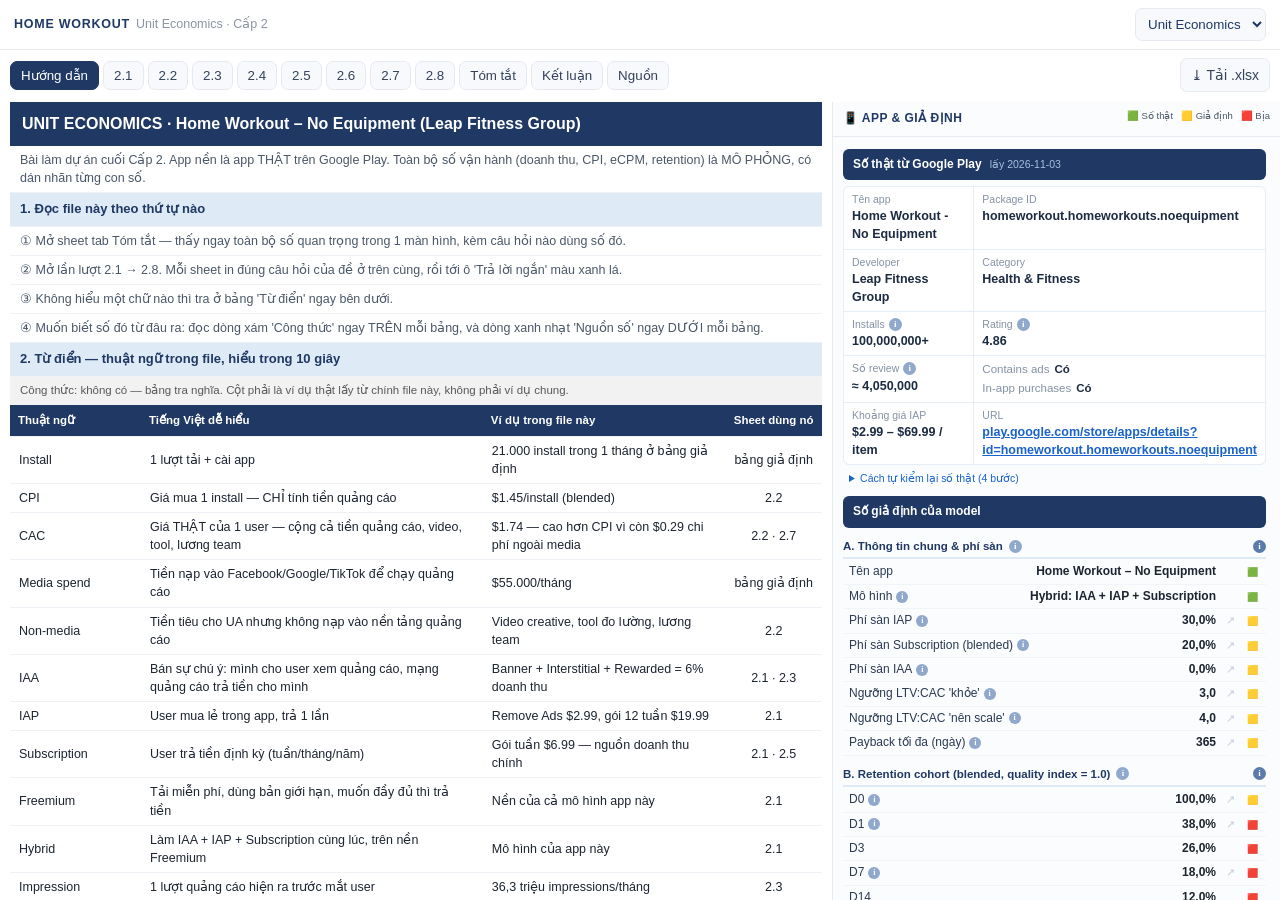
<file: index.html>
<!doctype html>
<html lang="vi">
<head>
<meta charset="utf-8">
<meta name="viewport" content="width=device-width,initial-scale=1">
<title>Home Workout — Unit Economics · Cấp 2</title>
<link rel="stylesheet" href="assets/app.css">
</head>
<body>
<header class="top">
  <div class="brand">HOME WORKOUT<span>Unit Economics · Cấp 2</span></div>
  <div class="picker"><select aria-label="Chọn bài" onchange="location.href=this.value"><option value="index.html" selected>Unit Economics</option><option value="channel-plan/index.html">Channel Plan</option></select></div>
</header>
<main class="frame"><iframe src="unit-economics/index.html" title="Unit Economics · Cấp 2"></iframe></main>
</body>
</html>
</file>
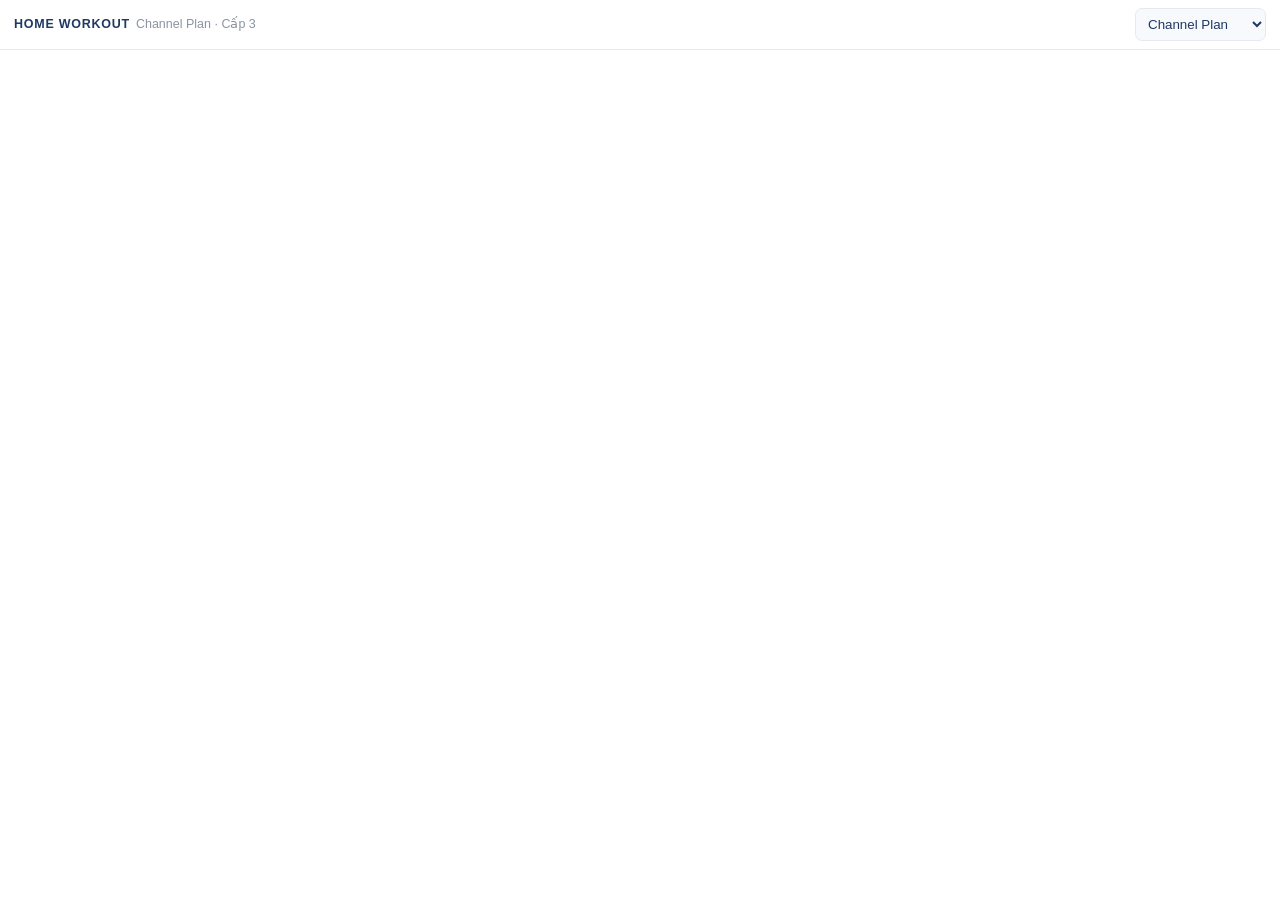
<file: channel-plan/index.html>
<!doctype html>
<html lang="vi">
<head>
<meta charset="utf-8">
<meta name="viewport" content="width=device-width,initial-scale=1">
<title>Home Workout — Channel Plan · Cấp 3</title>
<link rel="stylesheet" href="../assets/app.css">
</head>
<body>
<header class="top">
  <div class="brand">HOME WORKOUT<span>Channel Plan · Cấp 3</span></div>
  <div class="picker"><select aria-label="Chọn bài" onchange="location.href=this.value"><option value="../index.html">Unit Economics</option><option value="../channel-plan/index.html" selected>Channel Plan</option></select></div>
</header>
<main class="frame"></main>
</body>
</html>
</file>
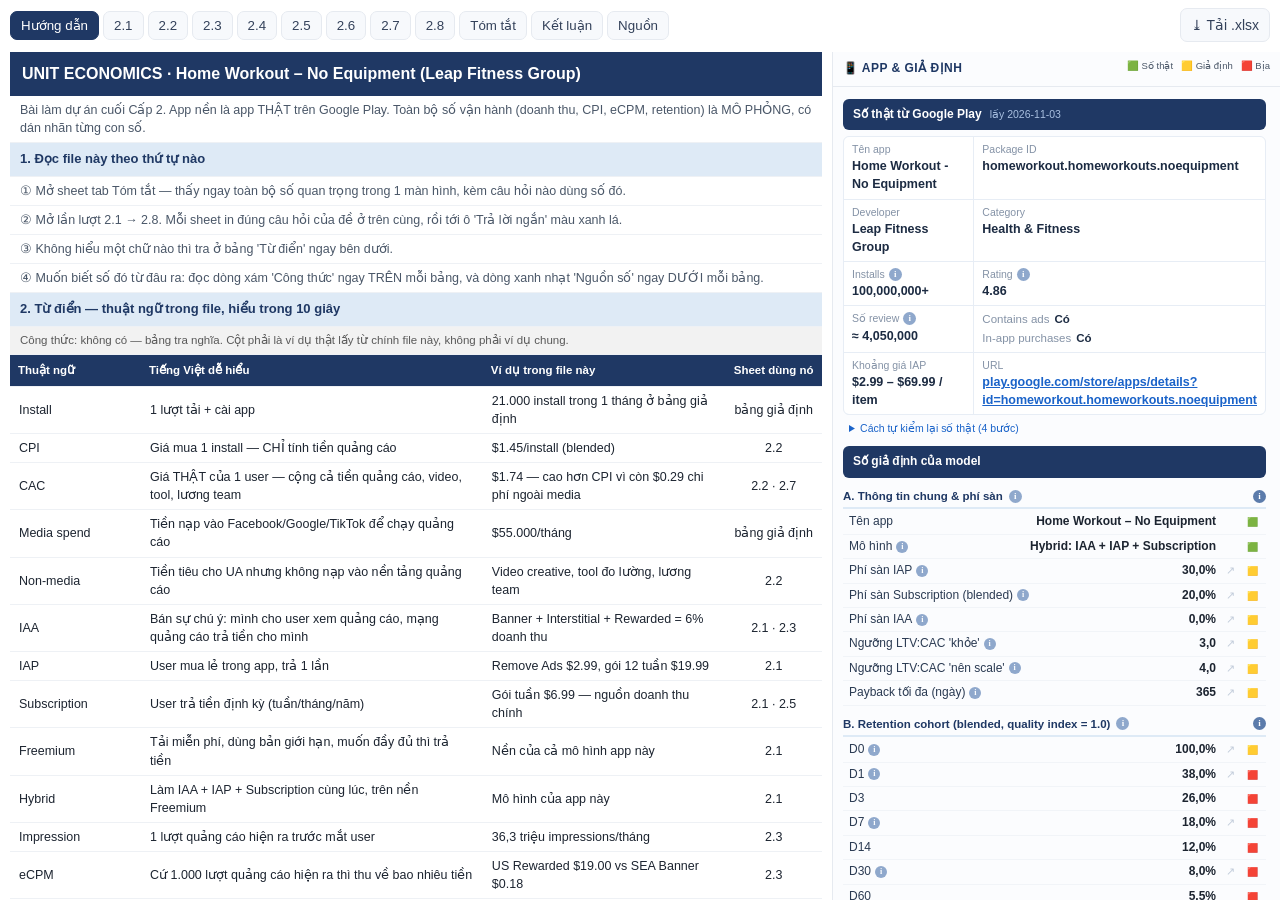
<file: unit-economics/index.html>
<!doctype html>
<html lang="vi">
<head>
<meta charset="utf-8">
<meta name="viewport" content="width=device-width,initial-scale=1">
<title>Unit Economics · Cấp 2</title>
<link rel="stylesheet" href="../assets/app.css">
</head>
<body>
<div class="pagebar">
  <nav class="tabs" id="tabs"><button class="tab" data-t="A_Huong_Dan">Hướng dẫn</button><button class="tab" data-t="2.1_Monetization">2.1</button><button class="tab" data-t="2.2_CPI_CAC">2.2</button><button class="tab" data-t="2.3_eCPM">2.3</button><button class="tab" data-t="2.4_ROAS">2.4</button><button class="tab" data-t="2.5_LTV">2.5</button><button class="tab" data-t="2.6_pLTV">2.6</button><button class="tab" data-t="2.7_LTV_CAC">2.7</button><button class="tab" data-t="2.8_Phan_Tang">2.8</button><button class="tab" data-t="B_Tom_Tat">Tóm tắt</button><button class="tab" data-t="E_Ket_Luan">Kết luận</button><button class="tab" data-t="F_Nguon_Cong_Cu">Nguồn</button></nav>
  <a class="dl" href="../Unit_Economics_Home_Workout_bt2.xlsx" download>⤓ Tải .xlsx</a>
  <button class="dt" id="dtoggle">Dữ liệu ⇄</button>
</div>
<main class="split">
  <section id="work"><article class="sheet" id="s-A_Huong_Dan">
<table class="grid"><tr class="r-title"><td>UNIT ECONOMICS  ·  Home Workout – No Equipment (Leap Fitness Group)</td></tr></table>
<table class="grid"><tr class="r-note"><td id="c-A_Huong_Dan-A2">Bài làm dự án cuối Cấp 2. App nền là app THẬT trên Google Play. Toàn bộ số vận hành (doanh thu, CPI, eCPM, retention) là MÔ PHỎNG, có dán nhãn từng con số.</td></tr></table>
<table class="grid"><tr class="r-sec"><td>1. Đọc file này theo thứ tự nào</td></tr></table>
<table class="grid"><tr class="r-note"><td id="c-A_Huong_Dan-A5">① Mở sheet tab Tóm tắt — thấy ngay toàn bộ số quan trọng trong 1 màn hình, kèm câu hỏi nào dùng số đó.</td></tr></table>
<table class="grid"><tr class="r-note"><td id="c-A_Huong_Dan-A6">② Mở lần lượt 2.1 → 2.8. Mỗi sheet in đúng câu hỏi của đề ở trên cùng, rồi tới ô &#x27;Trả lời ngắn&#x27; màu xanh lá.</td></tr></table>
<table class="grid"><tr class="r-note"><td id="c-A_Huong_Dan-A7">③ Không hiểu một chữ nào thì tra ở bảng &#x27;Từ điển&#x27; ngay bên dưới.</td></tr></table>
<table class="grid"><tr class="r-note"><td id="c-A_Huong_Dan-A8">④ Muốn biết số đó từ đâu ra: đọc dòng xám &#x27;Công thức&#x27; ngay TRÊN mỗi bảng, và dòng xanh nhạt &#x27;Nguồn số&#x27; ngay DƯỚI mỗi bảng.</td></tr></table>
<table class="grid"><tr class="r-sec"><td>2. Từ điển — thuật ngữ trong file, hiểu trong 10 giây</td></tr></table>
<table class="grid"><tr class="r-fml"><td>Công thức: không có — bảng tra nghĩa. Cột phải là ví dụ thật lấy từ chính file này, không phải ví dụ chung.</td></tr></table>
<table class="grid"><colgroup><col><col><col><col></colgroup>
<tr class="r-head"><th colspan="1" rowspan="1" class="">Thuật ngữ</th><th colspan="1" rowspan="1" class="">Tiếng Việt dễ hiểu</th><th colspan="1" rowspan="1" class="">Ví dụ trong file này</th><th colspan="1" rowspan="1" class="n">Sheet dùng nó</th></tr>
<tr class="r-body"><td id="c-A_Huong_Dan-A13" colspan="1" rowspan="1" class="">Install</td><td id="c-A_Huong_Dan-B13" colspan="1" rowspan="1" class="">1 lượt tải + cài app</td><td id="c-A_Huong_Dan-C13" colspan="1" rowspan="1" class="">21.000 install trong 1 tháng ở bảng giả định</td><td id="c-A_Huong_Dan-D13" colspan="1" rowspan="1" class="n">bảng giả định</td></tr>
<tr class="r-body"><td id="c-A_Huong_Dan-A14" colspan="1" rowspan="1" class="">CPI</td><td id="c-A_Huong_Dan-B14" colspan="1" rowspan="1" class="">Giá mua 1 install — CHỈ tính tiền quảng cáo</td><td id="c-A_Huong_Dan-C14" colspan="1" rowspan="1" class="">$1.45/install (blended)</td><td id="c-A_Huong_Dan-D14" colspan="1" rowspan="1" class="n">2.2</td></tr>
<tr class="r-body"><td id="c-A_Huong_Dan-A15" colspan="1" rowspan="1" class="">CAC</td><td id="c-A_Huong_Dan-B15" colspan="1" rowspan="1" class="">Giá THẬT của 1 user — cộng cả tiền quảng cáo, video, tool, lương team</td><td id="c-A_Huong_Dan-C15" colspan="1" rowspan="1" class="">$1.74 — cao hơn CPI vì còn $0.29 chi phí ngoài media</td><td id="c-A_Huong_Dan-D15" colspan="1" rowspan="1" class="n">2.2 · 2.7</td></tr>
<tr class="r-body"><td id="c-A_Huong_Dan-A16" colspan="1" rowspan="1" class="">Media spend</td><td id="c-A_Huong_Dan-B16" colspan="1" rowspan="1" class="">Tiền nạp vào Facebook/Google/TikTok để chạy quảng cáo</td><td id="c-A_Huong_Dan-C16" colspan="1" rowspan="1" class="">$55.000/tháng</td><td id="c-A_Huong_Dan-D16" colspan="1" rowspan="1" class="n">bảng giả định</td></tr>
<tr class="r-body"><td id="c-A_Huong_Dan-A17" colspan="1" rowspan="1" class="">Non-media</td><td id="c-A_Huong_Dan-B17" colspan="1" rowspan="1" class="">Tiền tiêu cho UA nhưng không nạp vào nền tảng quảng cáo</td><td id="c-A_Huong_Dan-C17" colspan="1" rowspan="1" class="">Video creative, tool đo lường, lương team</td><td id="c-A_Huong_Dan-D17" colspan="1" rowspan="1" class="n">2.2</td></tr>
<tr class="r-body"><td id="c-A_Huong_Dan-A18" colspan="1" rowspan="1" class="">IAA</td><td id="c-A_Huong_Dan-B18" colspan="1" rowspan="1" class="">Bán sự chú ý: mình cho user xem quảng cáo, mạng quảng cáo trả tiền cho mình</td><td id="c-A_Huong_Dan-C18" colspan="1" rowspan="1" class="">Banner + Interstitial + Rewarded = 6% doanh thu</td><td id="c-A_Huong_Dan-D18" colspan="1" rowspan="1" class="n">2.1 · 2.3</td></tr>
<tr class="r-body"><td id="c-A_Huong_Dan-A19" colspan="1" rowspan="1" class="">IAP</td><td id="c-A_Huong_Dan-B19" colspan="1" rowspan="1" class="">User mua lẻ trong app, trả 1 lần</td><td id="c-A_Huong_Dan-C19" colspan="1" rowspan="1" class="">Remove Ads $2.99, gói 12 tuần $19.99</td><td id="c-A_Huong_Dan-D19" colspan="1" rowspan="1" class="n">2.1</td></tr>
<tr class="r-body"><td id="c-A_Huong_Dan-A20" colspan="1" rowspan="1" class="">Subscription</td><td id="c-A_Huong_Dan-B20" colspan="1" rowspan="1" class="">User trả tiền định kỳ (tuần/tháng/năm)</td><td id="c-A_Huong_Dan-C20" colspan="1" rowspan="1" class="">Gói tuần $6.99 — nguồn doanh thu chính</td><td id="c-A_Huong_Dan-D20" colspan="1" rowspan="1" class="n">2.1 · 2.5</td></tr>
<tr class="r-body"><td id="c-A_Huong_Dan-A21" colspan="1" rowspan="1" class="">Freemium</td><td id="c-A_Huong_Dan-B21" colspan="1" rowspan="1" class="">Tải miễn phí, dùng bản giới hạn, muốn đầy đủ thì trả tiền</td><td id="c-A_Huong_Dan-C21" colspan="1" rowspan="1" class="">Nền của cả mô hình app này</td><td id="c-A_Huong_Dan-D21" colspan="1" rowspan="1" class="n">2.1</td></tr>
<tr class="r-body"><td id="c-A_Huong_Dan-A22" colspan="1" rowspan="1" class="">Hybrid</td><td id="c-A_Huong_Dan-B22" colspan="1" rowspan="1" class="">Làm IAA + IAP + Subscription cùng lúc, trên nền Freemium</td><td id="c-A_Huong_Dan-C22" colspan="1" rowspan="1" class="">Mô hình của app này</td><td id="c-A_Huong_Dan-D22" colspan="1" rowspan="1" class="n">2.1</td></tr>
<tr class="r-body"><td id="c-A_Huong_Dan-A23" colspan="1" rowspan="1" class="">Impression</td><td id="c-A_Huong_Dan-B23" colspan="1" rowspan="1" class="">1 lượt quảng cáo hiện ra trước mắt user</td><td id="c-A_Huong_Dan-C23" colspan="1" rowspan="1" class="">36,3 triệu impressions/tháng</td><td id="c-A_Huong_Dan-D23" colspan="1" rowspan="1" class="n">2.3</td></tr>
<tr class="r-body"><td id="c-A_Huong_Dan-A24" colspan="1" rowspan="1" class="">eCPM</td><td id="c-A_Huong_Dan-B24" colspan="1" rowspan="1" class="">Cứ 1.000 lượt quảng cáo hiện ra thì thu về bao nhiêu tiền</td><td id="c-A_Huong_Dan-C24" colspan="1" rowspan="1" class="">US Rewarded $19.00 vs SEA Banner $0.18</td><td id="c-A_Huong_Dan-D24" colspan="1" rowspan="1" class="n">2.3</td></tr>
<tr class="r-body"><td id="c-A_Huong_Dan-A25" colspan="1" rowspan="1" class="">ARPDAU</td><td id="c-A_Huong_Dan-B25" colspan="1" rowspan="1" class="">Doanh thu quảng cáo / 1 user đang dùng app / 1 ngày</td><td id="c-A_Huong_Dan-C25" colspan="1" rowspan="1" class="">Dùng để tính phần IAA của LTV</td><td id="c-A_Huong_Dan-D25" colspan="1" rowspan="1" class="n">2.3 · 2.5</td></tr>
<tr class="r-body"><td id="c-A_Huong_Dan-A26" colspan="1" rowspan="1" class="">Retention Dn</td><td id="c-A_Huong_Dan-B26" colspan="1" rowspan="1" class="">Còn bao nhiêu % user quay lại vào ngày thứ n</td><td id="c-A_Huong_Dan-C26" colspan="1" rowspan="1" class="">D1 = 38%, D30 = 8%</td><td id="c-A_Huong_Dan-D26" colspan="1" rowspan="1" class="n">bảng giả định · 2.5</td></tr>
<tr class="r-body"><td id="c-A_Huong_Dan-A27" colspan="1" rowspan="1" class="">Churn</td><td id="c-A_Huong_Dan-B27" colspan="1" rowspan="1" class="">% user trả tiền bỏ đi mỗi tháng</td><td id="c-A_Huong_Dan-C27" colspan="1" rowspan="1" class="">19%/tháng → 1 subscriber ở được ~5,3 tháng</td><td id="c-A_Huong_Dan-D27" colspan="1" rowspan="1" class="n">2.5</td></tr>
<tr class="r-body"><td id="c-A_Huong_Dan-A28" colspan="1" rowspan="1" class="">LTV</td><td id="c-A_Huong_Dan-B28" colspan="1" rowspan="1" class="">Tổng tiền 1 user mang lại trong cả vòng đời</td><td id="c-A_Huong_Dan-C28" colspan="1" rowspan="1" class="">$7.66 gross / $6.13 net sau 365 ngày</td><td id="c-A_Huong_Dan-D28" colspan="1" rowspan="1" class="n">2.5</td></tr>
<tr class="r-body"><td id="c-A_Huong_Dan-A29" colspan="1" rowspan="1" class="">Gross / Net</td><td id="c-A_Huong_Dan-B29" colspan="1" rowspan="1" class="">Gross = trước khi trừ phí. Net = số thực nhận sau khi trừ phí sàn</td><td id="c-A_Huong_Dan-C29" colspan="1" rowspan="1" class="">Store lấy 30% IAP, ~20% Sub</td><td id="c-A_Huong_Dan-D29" colspan="1" rowspan="1" class="n">2.5</td></tr>
<tr class="r-body"><td id="c-A_Huong_Dan-A30" colspan="1" rowspan="1" class="">Phí sàn</td><td id="c-A_Huong_Dan-B30" colspan="1" rowspan="1" class="">Apple/Google cắt 15–30% mỗi giao dịch</td><td id="c-A_Huong_Dan-C30" colspan="1" rowspan="1" class="">Gross margin còn lại 80%</td><td id="c-A_Huong_Dan-D30" colspan="1" rowspan="1" class="n">bảng giả định · 2.5</td></tr>
<tr class="r-body"><td id="c-A_Huong_Dan-A31" colspan="1" rowspan="1" class="">Gross margin sau phí sàn</td><td id="c-A_Huong_Dan-B31" colspan="1" rowspan="1" class="">% doanh thu còn lại sau khi store lấy phần của nó</td><td id="c-A_Huong_Dan-C31" colspan="1" rowspan="1" class="">80.0% — dùng để so LTV với CAC cho đúng</td><td id="c-A_Huong_Dan-D31" colspan="1" rowspan="1" class="n">2.5 · 2.2</td></tr>
<tr class="r-body"><td id="c-A_Huong_Dan-A32" colspan="1" rowspan="1" class="">ROAS</td><td id="c-A_Huong_Dan-B32" colspan="1" rowspan="1" class="">Thu về bao nhiêu đồng trên mỗi 1 đồng chi quảng cáo</td><td id="c-A_Huong_Dan-C32" colspan="1" rowspan="1" class="">ROAS D7 = 75% nghĩa là đã thu hồi 75% tiền ads</td><td id="c-A_Huong_Dan-D32" colspan="1" rowspan="1" class="n">2.4</td></tr>
<tr class="r-body"><td id="c-A_Huong_Dan-A33" colspan="1" rowspan="1" class="">ROAS ròng</td><td id="c-A_Huong_Dan-B33" colspan="1" rowspan="1" class="">ROAS sau khi đã trừ phí sàn và chi phí ngoài media — con số thật</td><td id="c-A_Huong_Dan-C33" colspan="1" rowspan="1" class="">Hòa vốn khi ≥ 100%</td><td id="c-A_Huong_Dan-D33" colspan="1" rowspan="1" class="n">2.4</td></tr>
<tr class="r-body"><td id="c-A_Huong_Dan-A34" colspan="1" rowspan="1" class="">pLTV</td><td id="c-A_Huong_Dan-B34" colspan="1" rowspan="1" class="">LTV dự đoán từ tín hiệu 24h đầu, để quyết định sớm thay vì chờ 30 ngày</td><td id="c-A_Huong_Dan-C34" colspan="1" rowspan="1" class="">pLTV:CAC Meta 2.79</td><td id="c-A_Huong_Dan-D34" colspan="1" rowspan="1" class="n">2.6</td></tr>
<tr class="r-body"><td id="c-A_Huong_Dan-A35" colspan="1" rowspan="1" class="">Payback</td><td id="c-A_Huong_Dan-B35" colspan="1" rowspan="1" class="">Bao lâu thì tiền thu về bằng tiền đã bỏ ra mua user</td><td id="c-A_Huong_Dan-C35" colspan="1" rowspan="1" class="">Blended D21 = 21 ngày</td><td id="c-A_Huong_Dan-D35" colspan="1" rowspan="1" class="n">2.7</td></tr>
<tr class="r-body"><td id="c-A_Huong_Dan-A36" colspan="1" rowspan="1" class="">LTV:CAC</td><td id="c-A_Huong_Dan-B36" colspan="1" rowspan="1" class="">Tỷ lệ vàng. 1:1 là hòa tiền ads (vẫn lỗ) · 3:1 là khỏe · &gt;4:1 nên scale</td><td id="c-A_Huong_Dan-C36" colspan="1" rowspan="1" class="">3.63 — khỏe</td><td id="c-A_Huong_Dan-D36" colspan="1" rowspan="1" class="n">2.7</td></tr>
<tr class="r-body"><td id="c-A_Huong_Dan-A37" colspan="1" rowspan="1" class="">Blended</td><td id="c-A_Huong_Dan-B37" colspan="1" rowspan="1" class="">Gộp tất cả kênh lại thành 1 con số trung bình</td><td id="c-A_Huong_Dan-C37" colspan="1" rowspan="1" class="">Blended vs Meta riêng vs Google riêng</td><td id="c-A_Huong_Dan-D37" colspan="1" rowspan="1" class="n">2.4 · 2.7</td></tr>
<tr class="r-body"><td id="c-A_Huong_Dan-A38" colspan="1" rowspan="1" class="">Cohort</td><td id="c-A_Huong_Dan-B38" colspan="1" rowspan="1" class="">Nhóm user cùng ngày cài app, theo dõi cùng nhau</td><td id="c-A_Huong_Dan-C38" colspan="1" rowspan="1" class="">Cohort 1 tháng</td><td id="c-A_Huong_Dan-D38" colspan="1" rowspan="1" class="n">2.4 · 2.5</td></tr>
<tr class="r-body"><td id="c-A_Huong_Dan-A39" colspan="1" rowspan="1" class="">Quality index</td><td id="c-A_Huong_Dan-B39" colspan="1" rowspan="1" class="">Hệ số chất lượng user của từng kênh. 1.0 = trung bình</td><td id="c-A_Huong_Dan-C39" colspan="1" rowspan="1" class="">Meta 1.20 · Google 1.10 · TikTok 0.30</td><td id="c-A_Huong_Dan-D39" colspan="1" rowspan="1" class="n">bảng giả định · 2.5</td></tr>
<tr class="r-body"><td id="c-A_Huong_Dan-A40" colspan="1" rowspan="1" class="">Whale / Dolphin / Minnow</td><td id="c-A_Huong_Dan-B40" colspan="1" rowspan="1" class="">Cá voi / cá heo / cá con — user chi nhiều / vừa / ít</td><td id="c-A_Huong_Dan-C40" colspan="1" rowspan="1" class="">1% whale tạo 47% doanh thu</td><td id="c-A_Huong_Dan-D40" colspan="1" rowspan="1" class="n">2.8</td></tr>
<tr class="r-body"><td id="c-A_Huong_Dan-A41" colspan="1" rowspan="1" class="">ARPPU</td><td id="c-A_Huong_Dan-B41" colspan="1" rowspan="1" class="">Doanh thu / 1 user CÓ trả tiền (khác ARPU: chia cho mọi user)</td><td id="c-A_Huong_Dan-C41" colspan="1" rowspan="1" class="">$11.69/payer/tháng</td><td id="c-A_Huong_Dan-D41" colspan="1" rowspan="1" class="n">2.5</td></tr>
<tr class="r-body"><td id="c-A_Huong_Dan-A42" colspan="1" rowspan="1" class="">tROAS</td><td id="c-A_Huong_Dan-B42" colspan="1" rowspan="1" class="">Mục tiêu ROAS mình đặt cho máy học, để nó đi tìm user giống nhóm sinh lời</td><td id="c-A_Huong_Dan-C42" colspan="1" rowspan="1" class="">tROAS D7 tối thiểu 72%</td><td id="c-A_Huong_Dan-D42" colspan="1" rowspan="1" class="n">2.8</td></tr>
<tr class="r-body"><td id="c-A_Huong_Dan-A43" colspan="1" rowspan="1" class="">MMP</td><td id="c-A_Huong_Dan-B43" colspan="1" rowspan="1" class="">Tool đo lường bên thứ ba: AppsFlyer / Adjust / Singular</td><td id="c-A_Huong_Dan-C43" colspan="1" rowspan="1" class="">Nơi đọc ROAS theo cohort</td><td id="c-A_Huong_Dan-D43" colspan="1" rowspan="1" class="n">tab Nguồn</td></tr>
</table>
<table class="grid"><tr class="r-sec"><td>3. Nhãn dữ liệu (bắt buộc, không có ngoại lệ)</td></tr></table>
<table class="grid narrow">
<tr class="r-body"><td id="c-A_Huong_Dan-A46" colspan="1" rowspan="1" class="">🟩 REAL</td><td id="c-A_Huong_Dan-B46" colspan="1" rowspan="1" class="">Lấy trực tiếp từ nguồn công khai — có link + ngày lấy ở bảng số thật</td></tr>
<tr class="r-body"><td id="c-A_Huong_Dan-A47" colspan="1" rowspan="1" class="">🟨 ASSUMED</td><td id="c-A_Huong_Dan-B47" colspan="1" rowspan="1" class="">Giả định có căn cứ benchmark ngành — benchmark gốc ghi ở sheet tab Nguồn</td></tr>
<tr class="r-body"><td id="c-A_Huong_Dan-A48" colspan="1" rowspan="1" class="">🟥 FAKE</td><td id="c-A_Huong_Dan-B48" colspan="1" rowspan="1" class="">Số bịa để bài chạy được — không dùng để ra quyết định thật</td></tr>
</table>
<table class="grid"><tr class="r-sec"><td>4. Mục lục — sheet nào trả lời câu nào của đề</td></tr></table>
<table class="grid"><tr class="r-fml"><td>Công thức: không có — bảng mục lục. Cột &#x27;Câu hỏi&#x27; khớp đúng số thứ tự trong đề bài.</td></tr></table>
<table class="grid narrow">
<tr class="r-head"><th colspan="1" rowspan="1" class="">Sheet</th><th colspan="1" rowspan="1" class="n">Câu hỏi</th><th colspan="1" rowspan="1" class="">Nội dung</th></tr>
<tr class="r-body"><td id="c-A_Huong_Dan-A53" colspan="1" rowspan="1" class="">tab Tóm tắt</td><td id="c-A_Huong_Dan-B53" colspan="1" rowspan="1" class="n">tất cả</td><td id="c-A_Huong_Dan-C53" colspan="1" rowspan="1" class="">Một màn hình chứa toàn bộ số quan trọng + số đó lấy từ sheet nào</td></tr>
<tr class="r-body"><td id="c-A_Huong_Dan-A54" colspan="1" rowspan="1" class="">bảng số thật</td><td id="c-A_Huong_Dan-B54" colspan="1" rowspan="1" class="n">—</td><td id="c-A_Huong_Dan-C54" colspan="1" rowspan="1" class="">Dữ liệu THẬT lấy từ Google Play + danh giới thật/giả của cả bài</td></tr>
<tr class="r-body"><td id="c-A_Huong_Dan-A55" colspan="1" rowspan="1" class="">bảng giả định</td><td id="c-A_Huong_Dan-B55" colspan="1" rowspan="1" class="n">—</td><td id="c-A_Huong_Dan-C55" colspan="1" rowspan="1" class="">Toàn bộ giả định: phí sàn, retention, ads, IAP, Sub, kênh, chi phí ngoài media</td></tr>
<tr class="r-body"><td id="c-A_Huong_Dan-A56" colspan="1" rowspan="1" class="">tab 2.1</td><td id="c-A_Huong_Dan-B56" colspan="1" rowspan="1" class="n">2.1</td><td id="c-A_Huong_Dan-C56" colspan="1" rowspan="1" class="">App kiếm tiền từ đâu — mô hình gì, liệt kê đủ 100% nguồn doanh thu</td></tr>
<tr class="r-body"><td id="c-A_Huong_Dan-A57" colspan="1" rowspan="1" class="">tab 2.2</td><td id="c-A_Huong_Dan-B57" colspan="1" rowspan="1" class="n">2.2 (+ đệm cho 2.7)</td><td id="c-A_Huong_Dan-C57" colspan="1" rowspan="1" class="">CPI theo kênh, và CAC thật = CPI + chi phí ngoài media</td></tr>
<tr class="r-body"><td id="c-A_Huong_Dan-A58" colspan="1" rowspan="1" class="">tab 2.3</td><td id="c-A_Huong_Dan-B58" colspan="1" rowspan="1" class="n">2.3</td><td id="c-A_Huong_Dan-C58" colspan="1" rowspan="1" class="">eCPM tổng + theo Geo + theo định dạng + ARPDAU</td></tr>
<tr class="r-body"><td id="c-A_Huong_Dan-A59" colspan="1" rowspan="1" class="">tab 2.4</td><td id="c-A_Huong_Dan-B59" colspan="1" rowspan="1" class="n">2.4</td><td id="c-A_Huong_Dan-C59" colspan="1" rowspan="1" class="">ROAS D0/D7/D30/D90/D180/D365, mốc hòa vốn, blended vs theo kênh</td></tr>
<tr class="r-body"><td id="c-A_Huong_Dan-A60" colspan="1" rowspan="1" class="">tab 2.5</td><td id="c-A_Huong_Dan-B60" colspan="1" rowspan="1" class="n">2.5</td><td id="c-A_Huong_Dan-C60" colspan="1" rowspan="1" class="">Total LTV = IAA + IAP + Sub, kiểm chứng lại bằng ARPU/Churn</td></tr>
<tr class="r-body"><td id="c-A_Huong_Dan-A61" colspan="1" rowspan="1" class="">tab 2.6</td><td id="c-A_Huong_Dan-B61" colspan="1" rowspan="1" class="n">2.6</td><td id="c-A_Huong_Dan-C61" colspan="1" rowspan="1" class="">Tín hiệu 24h, ngưỡng quyết định, scale/pause trong 48h</td></tr>
<tr class="r-body"><td id="c-A_Huong_Dan-A62" colspan="1" rowspan="1" class="">tab 2.7</td><td id="c-A_Huong_Dan-B62" colspan="1" rowspan="1" class="n">2.7</td><td id="c-A_Huong_Dan-C62" colspan="1" rowspan="1" class="">Tỷ lệ LTV:CAC, payback, phân loại sức khỏe, CAC tối đa được trả</td></tr>
<tr class="r-body"><td id="c-A_Huong_Dan-A63" colspan="1" rowspan="1" class="">tab 2.8</td><td id="c-A_Huong_Dan-B63" colspan="1" rowspan="1" class="n">2.8</td><td id="c-A_Huong_Dan-C63" colspan="1" rowspan="1" class="">Whale/Dolphin/Minnow + chiến dịch tối ưu theo giá trị</td></tr>
<tr class="r-body"><td id="c-A_Huong_Dan-A64" colspan="1" rowspan="1" class="">tab Kết luận</td><td id="c-A_Huong_Dan-B64" colspan="1" rowspan="1" class="n">—</td><td id="c-A_Huong_Dan-C64" colspan="1" rowspan="1" class="">Nhận định 200–300 từ + checklist tiêu chí đạt</td></tr>
<tr class="r-body"><td id="c-A_Huong_Dan-A65" colspan="1" rowspan="1" class="">tab Nguồn</td><td id="c-A_Huong_Dan-B65" colspan="1" rowspan="1" class="n">—</td><td id="c-A_Huong_Dan-C65" colspan="1" rowspan="1" class="">Công cụ thật để check từng chỉ số + nguồn benchmark</td></tr>
</table>
<table class="grid"><tr class="r-sec"><td>5. Màu sắc trên bảng</td></tr></table>
<table class="grid narrow">
<tr class="r-body"><td id="c-A_Huong_Dan-A68" colspan="1" rowspan="1" class="inp">Chữ xanh dương</td><td id="c-A_Huong_Dan-B68" colspan="1" rowspan="1" class="">Ô nhập tay — sửa được, cả file tự tính lại</td></tr>
<tr class="r-body"><td id="c-A_Huong_Dan-A69" colspan="1" rowspan="1" class="">Chữ đen</td><td id="c-A_Huong_Dan-B69" colspan="1" rowspan="1" class="">Công thức tính — đừng sửa tay</td></tr>
<tr class="r-body"><td id="c-A_Huong_Dan-A70" colspan="1" rowspan="1" class="rf">Chữ xanh lá</td><td id="c-A_Huong_Dan-B70" colspan="1" rowspan="1" class="">Số lấy từ sheet khác (bấm vào ô sẽ thấy công thức chỉ đường)</td></tr>
<tr class="r-body"><td id="c-A_Huong_Dan-A71" colspan="1" rowspan="1" class="key">Nền vàng</td><td id="c-A_Huong_Dan-B71" colspan="1" rowspan="1" class="">Giả định then chốt, ảnh hưởng mạnh tới kết quả</td></tr>
<tr class="r-fml"><td colspan="1" rowspan="1" class="">Nền xám</td><td colspan="1" rowspan="1" class="">Dòng công thức — đọc để biết bảng đang tính gì</td></tr>
<tr class="r-ans"><td colspan="1" rowspan="1" class="">Nền xanh lá nhạt</td><td colspan="1" rowspan="1" class="">Câu trả lời ngắn cho đúng câu hỏi của đề</td></tr>
<tr class="r-ref"><td colspan="1" rowspan="1" class="">Nền xanh nhạt (dưới bảng)</td><td colspan="1" rowspan="1" class="">Nguồn của những số vừa dùng ở bảng trên</td></tr>
</table>
<table class="grid"><tr class="r-sec"><td>6. Lưu ý khi đọc số</td></tr></table>
<table class="grid"><tr class="r-note"><td id="c-A_Huong_Dan-A77">1) Phí sàn chỉ áp cho IAP và Subscription. Doanh thu IAA do ad network trả thẳng, không qua store.</td></tr></table>
<table class="grid"><tr class="r-note"><td id="c-A_Huong_Dan-A78">2) Quality index nhân đều lên payer rate và lượng ads của kênh — cách đơn giản hoá. Thực tế mỗi kênh có retention riêng.</td></tr></table>
<table class="grid"><tr class="r-note"><td id="c-A_Huong_Dan-A79">3) Mốc hòa vốn được ước lượng theo đường thẳng giữa 2 mốc, nên là số gần đúng, không chính xác tới từng ngày.</td></tr></table>
<table class="grid"><tr class="r-note"><td id="c-A_Huong_Dan-A80">4) Mô hình được chỉnh để đạt tiêu chí LTV ≥ 3×CAC. App fitness thật thường mất 60–120 ngày mới hoàn vốn; đây là kịch bản tốt.</td></tr></table>
<table class="grid"><tr class="r-note"><td id="c-A_Huong_Dan-A81">5) Mọi ô chữ xanh dương sửa được — đổi thử 1 giả định rồi xem cả chuỗi số chạy lại.</td></tr></table>
</article>
<article class="sheet" id="s-2.1_Monetization">
<table class="grid"><tr class="r-title"><td>2.1 — APP NÀY KIẾM TIỀN TỪ ĐÂU?</td></tr></table>
<table class="grid"><tr class="r-note"><td id="c-2.1_Monetization-A2">Câu hỏi 2.1 của đề: xác định mô hình (IAP / IAA / Subscription / Freemium / Hybrid) và liệt kê đủ 100% nguồn doanh thu. Không hiểu thuật ngữ nào → tra bảng &#x27;Từ điển&#x27; ở sheet tab Hướng dẫn.</td></tr></table>
<table class="grid"><tr class="r-ans"><td>Trả lời ngắn: HYBRID — vừa bán sự chú ý (IAA <span class="num" data-hd="Trả lời ngắn" data-res="5.7%" data-uses="2.1_MONETIZATION:C16,2.1_MONETIZATION:C17,2.1_MONETIZATION:C18,2.1_MONETIZATION:C19,2.1_MONETIZATION:C20,2.1_MONETIZATION:C21,2.1_MONETIZATION:C22,2.1_MONETIZATION:C23,2.1_MONETIZATION:C24,2.1_MONETIZATION:C25,2.1_MONETIZATION:E16,2.1_MONETIZATION:E17,2.1_MONETIZATION:E18,2.1_MONETIZATION:E19,2.1_MONETIZATION:E20,2.1_MONETIZATION:E21,2.1_MONETIZATION:E22,2.1_MONETIZATION:E23,2.1_MONETIZATION:E24,2.1_MONETIZATION:E25" tabindex="0">5.7%</span>), vừa bán lẻ (IAP <span class="num" data-hd="Trả lời ngắn" data-res="11.0%" data-uses="2.1_MONETIZATION:C16,2.1_MONETIZATION:C17,2.1_MONETIZATION:C18,2.1_MONETIZATION:C19,2.1_MONETIZATION:C20,2.1_MONETIZATION:C21,2.1_MONETIZATION:C22,2.1_MONETIZATION:C23,2.1_MONETIZATION:C24,2.1_MONETIZATION:C25,2.1_MONETIZATION:E16,2.1_MONETIZATION:E17,2.1_MONETIZATION:E18,2.1_MONETIZATION:E19,2.1_MONETIZATION:E20,2.1_MONETIZATION:E21,2.1_MONETIZATION:E22,2.1_MONETIZATION:E23,2.1_MONETIZATION:E24,2.1_MONETIZATION:E25" tabindex="0">11.0%</span>), vừa bán gói định kỳ (Subscription <span class="num" data-hd="Trả lời ngắn" data-res="83.4%" data-uses="2.1_MONETIZATION:C16,2.1_MONETIZATION:C17,2.1_MONETIZATION:C18,2.1_MONETIZATION:C19,2.1_MONETIZATION:C20,2.1_MONETIZATION:C21,2.1_MONETIZATION:C22,2.1_MONETIZATION:C23,2.1_MONETIZATION:C24,2.1_MONETIZATION:C25,2.1_MONETIZATION:E16,2.1_MONETIZATION:E17,2.1_MONETIZATION:E18,2.1_MONETIZATION:E19,2.1_MONETIZATION:E20,2.1_MONETIZATION:E21,2.1_MONETIZATION:E22,2.1_MONETIZATION:E23,2.1_MONETIZATION:E24,2.1_MONETIZATION:E25" tabindex="0">83.4%</span>), trên nền tải miễn phí (Freemium). Subscription là nguồn sống của app — mọi quyết định scale/pause phải nhìn vào trial start và churn của Sub, không phải eCPM.</td></tr></table>
<table class="grid"><tr class="r-sec"><td>A. Phân loại mô hình</td></tr></table>
<table class="grid"><tr class="r-fml"><td>Công thức: không có (bảng định tính) — cách xác định: mở Google Play, xem &#x27;Contains ads&#x27; và &#x27;In-app purchases&#x27;; app có trial + gói định kỳ là Subscription.</td></tr></table>
<table class="grid narrow">
<tr class="r-head"><th colspan="1" rowspan="1" class="">Mô hình</th><th colspan="1" rowspan="1" class="">Áp dụng?</th><th colspan="1" rowspan="1" class="">Giải thích</th></tr>
<tr class="r-body"><td id="c-2.1_Monetization-A7" colspan="1" rowspan="1" class="">IAP</td><td id="c-2.1_Monetization-B7" colspan="1" rowspan="1" class="">CÓ — nguồn phụ</td><td id="c-2.1_Monetization-C7" colspan="1" rowspan="1" class="">Remove Ads, gói chương trình 12 tuần, coach credit</td></tr>
<tr class="r-body"><td id="c-2.1_Monetization-A8" colspan="1" rowspan="1" class="">IAA</td><td id="c-2.1_Monetization-B8" colspan="1" rowspan="1" class="">CÓ — nguồn phụ</td><td id="c-2.1_Monetization-C8" colspan="1" rowspan="1" class="">Banner + Interstitial + Rewarded cho user miễn phí</td></tr>
<tr class="r-body"><td id="c-2.1_Monetization-A9" colspan="1" rowspan="1" class="">Subscription</td><td id="c-2.1_Monetization-B9" colspan="1" rowspan="1" class="">CÓ — nguồn CHÍNH</td><td id="c-2.1_Monetization-C9" colspan="1" rowspan="1" class="">Gói tuần/tháng/năm, trial 3 ngày, mở khoá toàn bộ chương trình</td></tr>
<tr class="r-body"><td id="c-2.1_Monetization-A10" colspan="1" rowspan="1" class="">Freemium</td><td id="c-2.1_Monetization-B10" colspan="1" rowspan="1" class="">CÓ — nền tảng</td><td id="c-2.1_Monetization-C10" colspan="1" rowspan="1" class="">Tải miễn phí, dùng bản giới hạn, paywall để nâng cấp</td></tr>
<tr class="r-body"><td id="c-2.1_Monetization-A11" colspan="1" rowspan="1" class="">HYBRID</td><td id="c-2.1_Monetization-B11" colspan="1" rowspan="1" class="">KẾT LUẬN</td><td id="c-2.1_Monetization-C11" colspan="1" rowspan="1" class="">Hybrid = IAA + IAP + Subscription, trên nền Freemium</td></tr>
</table>
<table class="grid"><tr class="r-sec"><td>B. Liệt kê 100% nguồn doanh thu (tỷ trọng trên Gross LTV 365 ngày, blended)</td></tr></table>
<table class="grid"><tr class="r-fml"><td>Công thức: $/install của từng nguồn = % Gross LTV của nhóm × tỷ trọng nguồn trong nhóm × Gross LTV 365. Tổng % phải = 100%.</td></tr></table>
<table class="grid"><colgroup><col><col><col><col><col><col></colgroup>
<tr class="r-head"><th colspan="1" rowspan="1" class="">#</th><th colspan="1" rowspan="1" class="">Nguồn</th><th colspan="1" rowspan="1" class="n">Nhóm</th><th colspan="1" rowspan="1" class="">Chi tiết</th><th colspan="1" rowspan="1" class="n">% Gross LTV365<span class="info" tabindex="0" data-tip="&lt;b&gt;LTV&lt;/b&gt;&lt;br&gt;Tổng tiền 1 user mang lại trong cả vòng đời.&lt;br&gt;&lt;i&gt;Công thức: IAP + IAA + Subscription&lt;/i&gt;&lt;br&gt;Có dùng số của tab 2.5.">i</span></th><th colspan="1" rowspan="1" class="n">$ / install (365d)<span class="info" tabindex="0" data-tip="Có dùng số của tab 2.5 · 2.3_ECPM.">i</span></th></tr>
<tr class="r-body"><td id="c-2.1_Monetization-A16" data-self="Banner · IAA" title="Ô nhập tay trong chính bảng này" data-lab="Banner · IAA" tabindex="0" data-hd="#" colspan="1" rowspan="1" class="self">1</td><td id="c-2.1_Monetization-B16" colspan="1" rowspan="1" class="">Banner</td><td id="c-2.1_Monetization-C16" colspan="1" rowspan="1" class="n">IAA</td><td id="c-2.1_Monetization-D16" colspan="1" rowspan="1" class="">Hiển thị ở màn hình danh sách bài tập</td><td id="c-2.1_Monetization-E16" data-calc="$0,06 ÷ $7,88" data-res="0,8%" data-hd="% Gross LTV365" data-uses="2.5_LTV:G43,2.1_MONETIZATION:F16" data-src="D_GIA_DINH:69,D_GIA_DINH:70,D_GIA_DINH:71,D_GIA_DINH:72,D_GIA_DINH:32,D_GIA_DINH:33,D_GIA_DINH:34,D_GIA_DINH:39,D_GIA_DINH:40,D_GIA_DINH:62,D_GIA_DINH:48,D_GIA_DINH:55,D_GIA_DINH:56,D_GIA_DINH:63" data-nop="1" data-lab="Banner · IAA" tabindex="0" colspan="1" rowspan="1" class="n calc uses src">0,8%</td><td id="c-2.1_Monetization-F16" data-calc="$0,45 × 14,0%" data-res="$0,06" data-hd="$ / install (365d)" data-uses="2.5_LTV:G54,2.3_ECPM:E28" data-src="D_GIA_DINH:32,D_GIA_DINH:33,D_GIA_DINH:34,D_GIA_DINH:72" data-nop="1" data-lab="Banner · IAA" tabindex="0" colspan="1" rowspan="1" class="n calc uses src">$0,06</td></tr>
<tr class="r-body"><td id="c-2.1_Monetization-A17" data-self="Interstitial · IAA" title="Ô nhập tay trong chính bảng này" data-lab="Interstitial · IAA" tabindex="0" data-hd="#" colspan="1" rowspan="1" class="self">2</td><td id="c-2.1_Monetization-B17" colspan="1" rowspan="1" class="">Interstitial</td><td id="c-2.1_Monetization-C17" colspan="1" rowspan="1" class="n">IAA</td><td id="c-2.1_Monetization-D17" colspan="1" rowspan="1" class="">Sau khi kết thúc bài tập</td><td id="c-2.1_Monetization-E17" data-calc="$0,22 ÷ $7,88" data-res="2,8%" data-hd="% Gross LTV365" data-uses="2.5_LTV:G43,2.1_MONETIZATION:F17" data-src="D_GIA_DINH:69,D_GIA_DINH:70,D_GIA_DINH:71,D_GIA_DINH:72,D_GIA_DINH:32,D_GIA_DINH:33,D_GIA_DINH:34,D_GIA_DINH:39,D_GIA_DINH:40,D_GIA_DINH:62,D_GIA_DINH:48,D_GIA_DINH:55,D_GIA_DINH:56,D_GIA_DINH:63" data-nop="1" data-lab="Interstitial · IAA" tabindex="0" colspan="1" rowspan="1" class="n calc uses src">2,8%</td><td id="c-2.1_Monetization-F17" data-calc="$0,45 × 50,0%" data-res="$0,22" data-hd="$ / install (365d)" data-uses="2.5_LTV:G54,2.3_ECPM:E29" data-src="D_GIA_DINH:32,D_GIA_DINH:33,D_GIA_DINH:34,D_GIA_DINH:72" data-nop="1" data-lab="Interstitial · IAA" tabindex="0" colspan="1" rowspan="1" class="n calc uses src">$0,22</td></tr>
<tr class="r-body"><td id="c-2.1_Monetization-A18" data-self="Rewarded video · IAA" title="Ô nhập tay trong chính bảng này" data-lab="Rewarded video · IAA" tabindex="0" data-hd="#" colspan="1" rowspan="1" class="self">3</td><td id="c-2.1_Monetization-B18" colspan="1" rowspan="1" class="">Rewarded video</td><td id="c-2.1_Monetization-C18" colspan="1" rowspan="1" class="n">IAA</td><td id="c-2.1_Monetization-D18" colspan="1" rowspan="1" class="">Xem để mở bài tập / lượt coach</td><td id="c-2.1_Monetization-E18" data-calc="$0,16 ÷ $7,88" data-res="2,0%" data-hd="% Gross LTV365" data-uses="2.5_LTV:G43,2.1_MONETIZATION:F18" data-src="D_GIA_DINH:69,D_GIA_DINH:70,D_GIA_DINH:71,D_GIA_DINH:72,D_GIA_DINH:32,D_GIA_DINH:33,D_GIA_DINH:34,D_GIA_DINH:39,D_GIA_DINH:40,D_GIA_DINH:62,D_GIA_DINH:48,D_GIA_DINH:55,D_GIA_DINH:56,D_GIA_DINH:63" data-nop="1" data-lab="Rewarded video · IAA" tabindex="0" colspan="1" rowspan="1" class="n calc uses src">2,0%</td><td id="c-2.1_Monetization-F18" data-calc="$0,45 × 36,0%" data-res="$0,16" data-hd="$ / install (365d)" data-uses="2.5_LTV:G54,2.3_ECPM:E30" data-src="D_GIA_DINH:32,D_GIA_DINH:33,D_GIA_DINH:34,D_GIA_DINH:72" data-nop="1" data-lab="Rewarded video · IAA" tabindex="0" colspan="1" rowspan="1" class="n calc uses src">$0,16</td></tr>
<tr class="r-body"><td id="c-2.1_Monetization-A19" data-self="Remove Ads (non-consumable) · IAP" title="Ô nhập tay trong chính bảng này" data-lab="Remove Ads (non-consumable) · IAP" tabindex="0" data-hd="#" colspan="1" rowspan="1" class="self">4</td><td id="c-2.1_Monetization-B19" colspan="1" rowspan="1" class="">Remove Ads (non-consumable)</td><td id="c-2.1_Monetization-C19" colspan="1" rowspan="1" class="n">IAP</td><td id="c-2.1_Monetization-D19" colspan="1" rowspan="1" class="">Mua 1 lần, giá $2.99</td><td id="c-2.1_Monetization-E19" data-calc="$0,17 ÷ $7,88" data-res="2,2%" data-hd="% Gross LTV365" data-uses="2.5_LTV:G43,2.1_MONETIZATION:F19" data-src="D_GIA_DINH:69,D_GIA_DINH:70,D_GIA_DINH:71,D_GIA_DINH:72,D_GIA_DINH:32,D_GIA_DINH:33,D_GIA_DINH:34,D_GIA_DINH:39,D_GIA_DINH:40,D_GIA_DINH:62,D_GIA_DINH:48,D_GIA_DINH:55,D_GIA_DINH:56,D_GIA_DINH:63,D_GIA_DINH:41" data-nop="1" data-lab="Remove Ads (non-consumable) · IAP" tabindex="0" colspan="1" rowspan="1" class="n calc uses src">2,2%</td><td id="c-2.1_Monetization-F19" data-calc="$0,86 × 20,0%" data-res="$0,17" data-hd="$ / install (365d)" data-uses="2.5_LTV:G55" data-src="D_GIA_DINH:39,D_GIA_DINH:40,D_GIA_DINH:62,D_GIA_DINH:72,D_GIA_DINH:41" data-lab="Remove Ads (non-consumable) · IAP" tabindex="0" colspan="1" rowspan="1" class="n calc uses src">$0,17</td></tr>
<tr class="r-body"><td id="c-2.1_Monetization-A20" data-self="Gói chương trình 12 tuần · IAP" title="Ô nhập tay trong chính bảng này" data-lab="Gói chương trình 12 tuần · IAP" tabindex="0" data-hd="#" colspan="1" rowspan="1" class="self">5</td><td id="c-2.1_Monetization-B20" colspan="1" rowspan="1" class="">Gói chương trình 12 tuần</td><td id="c-2.1_Monetization-C20" colspan="1" rowspan="1" class="n">IAP</td><td id="c-2.1_Monetization-D20" colspan="1" rowspan="1" class="">Non-consumable, giá $19.99</td><td id="c-2.1_Monetization-E20" data-calc="$0,43 ÷ $7,88" data-res="5,5%" data-hd="% Gross LTV365" data-uses="2.5_LTV:G43,2.1_MONETIZATION:F20" data-src="D_GIA_DINH:69,D_GIA_DINH:70,D_GIA_DINH:71,D_GIA_DINH:72,D_GIA_DINH:32,D_GIA_DINH:33,D_GIA_DINH:34,D_GIA_DINH:39,D_GIA_DINH:40,D_GIA_DINH:62,D_GIA_DINH:48,D_GIA_DINH:55,D_GIA_DINH:56,D_GIA_DINH:63,D_GIA_DINH:42" data-nop="1" data-lab="Gói chương trình 12 tuần · IAP" tabindex="0" colspan="1" rowspan="1" class="n calc uses src">5,5%</td><td id="c-2.1_Monetization-F20" data-calc="$0,86 × 50,0%" data-res="$0,43" data-hd="$ / install (365d)" data-uses="2.5_LTV:G55" data-src="D_GIA_DINH:39,D_GIA_DINH:40,D_GIA_DINH:62,D_GIA_DINH:72,D_GIA_DINH:42" data-lab="Gói chương trình 12 tuần · IAP" tabindex="0" colspan="1" rowspan="1" class="n calc uses src">$0,43</td></tr>
<tr class="r-body"><td id="c-2.1_Monetization-A21" data-self="Coach credit (consumable) · IAP" title="Ô nhập tay trong chính bảng này" data-lab="Coach credit (consumable) · IAP" tabindex="0" data-hd="#" colspan="1" rowspan="1" class="self">6</td><td id="c-2.1_Monetization-B21" colspan="1" rowspan="1" class="">Coach credit (consumable)</td><td id="c-2.1_Monetization-C21" colspan="1" rowspan="1" class="n">IAP</td><td id="c-2.1_Monetization-D21" colspan="1" rowspan="1" class="">Mua lặp trong app</td><td id="c-2.1_Monetization-E21" data-calc="$0,26 ÷ $7,88" data-res="3,3%" data-hd="% Gross LTV365" data-uses="2.5_LTV:G43,2.1_MONETIZATION:F21" data-src="D_GIA_DINH:69,D_GIA_DINH:70,D_GIA_DINH:71,D_GIA_DINH:72,D_GIA_DINH:32,D_GIA_DINH:33,D_GIA_DINH:34,D_GIA_DINH:39,D_GIA_DINH:40,D_GIA_DINH:62,D_GIA_DINH:48,D_GIA_DINH:55,D_GIA_DINH:56,D_GIA_DINH:63,D_GIA_DINH:43" data-nop="1" data-lab="Coach credit (consumable) · IAP" tabindex="0" colspan="1" rowspan="1" class="n calc uses src">3,3%</td><td id="c-2.1_Monetization-F21" data-calc="$0,86 × 30,0%" data-res="$0,26" data-hd="$ / install (365d)" data-uses="2.5_LTV:G55" data-src="D_GIA_DINH:39,D_GIA_DINH:40,D_GIA_DINH:62,D_GIA_DINH:72,D_GIA_DINH:43" data-lab="Coach credit (consumable) · IAP" tabindex="0" colspan="1" rowspan="1" class="n calc uses src">$0,26</td></tr>
<tr class="r-body"><td id="c-2.1_Monetization-A22" data-self="Sub — gói tuần · Subscription" title="Ô nhập tay trong chính bảng này" data-lab="Sub — gói tuần · Subscription" tabindex="0" data-hd="#" colspan="1" rowspan="1" class="self">7</td><td id="c-2.1_Monetization-B22" colspan="1" rowspan="1" class="">Sub — gói tuần</td><td id="c-2.1_Monetization-C22" colspan="1" rowspan="1" class="n">Subscription</td><td id="c-2.1_Monetization-D22" colspan="1" rowspan="1" class="">Giá $6.99/tuần, trial 3 ngày</td><td id="c-2.1_Monetization-E22" data-calc="$3,20 ÷ $7,88" data-res="40,6%" data-hd="% Gross LTV365" data-uses="2.5_LTV:G43,2.1_MONETIZATION:F22" data-src="D_GIA_DINH:69,D_GIA_DINH:70,D_GIA_DINH:71,D_GIA_DINH:72,D_GIA_DINH:32,D_GIA_DINH:33,D_GIA_DINH:34,D_GIA_DINH:39,D_GIA_DINH:40,D_GIA_DINH:62,D_GIA_DINH:48,D_GIA_DINH:55,D_GIA_DINH:56,D_GIA_DINH:63,D_GIA_DINH:52,D_GIA_DINH:49" data-nop="1" data-lab="Sub — gói tuần · Subscription" tabindex="0" colspan="1" rowspan="1" class="n calc uses src">40,6%</td><td id="c-2.1_Monetization-F22" data-calc="$6,57 × 20,0% × $6,99 × 52 ÷ 12 ÷ $12,45" data-res="$3,20" data-hd="$ / install (365d)" data-uses="2.5_LTV:G56" data-src="D_GIA_DINH:48,D_GIA_DINH:55,D_GIA_DINH:56,D_GIA_DINH:63,D_GIA_DINH:72,D_GIA_DINH:52,D_GIA_DINH:49" data-lab="Sub — gói tuần · Subscription" tabindex="0" colspan="1" rowspan="1" class="n calc uses src">$3,20</td></tr>
<tr class="r-body"><td id="c-2.1_Monetization-A23" data-self="Sub — gói tháng · Subscription" title="Ô nhập tay trong chính bảng này" data-lab="Sub — gói tháng · Subscription" tabindex="0" data-hd="#" colspan="1" rowspan="1" class="self">8</td><td id="c-2.1_Monetization-B23" colspan="1" rowspan="1" class="">Sub — gói tháng</td><td id="c-2.1_Monetization-C23" colspan="1" rowspan="1" class="n">Subscription</td><td id="c-2.1_Monetization-D23" colspan="1" rowspan="1" class="">Giá $12.99/tháng</td><td id="c-2.1_Monetization-E23" data-calc="$2,06 ÷ $7,88" data-res="26,1%" data-hd="% Gross LTV365" data-uses="2.5_LTV:G43,2.1_MONETIZATION:F23" data-src="D_GIA_DINH:69,D_GIA_DINH:70,D_GIA_DINH:71,D_GIA_DINH:72,D_GIA_DINH:32,D_GIA_DINH:33,D_GIA_DINH:34,D_GIA_DINH:39,D_GIA_DINH:40,D_GIA_DINH:62,D_GIA_DINH:48,D_GIA_DINH:55,D_GIA_DINH:56,D_GIA_DINH:63,D_GIA_DINH:53,D_GIA_DINH:50" data-nop="1" data-lab="Sub — gói tháng · Subscription" tabindex="0" colspan="1" rowspan="1" class="n calc uses src">26,1%</td><td id="c-2.1_Monetization-F23" data-calc="$6,57 × 30,0% × $12,99 ÷ $12,45" data-res="$2,06" data-hd="$ / install (365d)" data-uses="2.5_LTV:G56" data-src="D_GIA_DINH:48,D_GIA_DINH:55,D_GIA_DINH:56,D_GIA_DINH:63,D_GIA_DINH:72,D_GIA_DINH:53,D_GIA_DINH:50" data-lab="Sub — gói tháng · Subscription" tabindex="0" colspan="1" rowspan="1" class="n calc uses src">$2,06</td></tr>
<tr class="r-body"><td id="c-2.1_Monetization-A24" data-self="Sub — gói năm · Subscription" title="Ô nhập tay trong chính bảng này" data-lab="Sub — gói năm · Subscription" tabindex="0" data-hd="#" colspan="1" rowspan="1" class="self">9</td><td id="c-2.1_Monetization-B24" colspan="1" rowspan="1" class="">Sub — gói năm</td><td id="c-2.1_Monetization-C24" colspan="1" rowspan="1" class="n">Subscription</td><td id="c-2.1_Monetization-D24" colspan="1" rowspan="1" class="">Giá $59.99/năm</td><td id="c-2.1_Monetization-E24" data-calc="$1,32 ÷ $7,88" data-res="16,7%" data-hd="% Gross LTV365" data-uses="2.5_LTV:G43,2.1_MONETIZATION:F24" data-src="D_GIA_DINH:69,D_GIA_DINH:70,D_GIA_DINH:71,D_GIA_DINH:72,D_GIA_DINH:32,D_GIA_DINH:33,D_GIA_DINH:34,D_GIA_DINH:39,D_GIA_DINH:40,D_GIA_DINH:62,D_GIA_DINH:48,D_GIA_DINH:55,D_GIA_DINH:56,D_GIA_DINH:63,D_GIA_DINH:54,D_GIA_DINH:51" data-nop="1" data-lab="Sub — gói năm · Subscription" tabindex="0" colspan="1" rowspan="1" class="n calc uses src">16,7%</td><td id="c-2.1_Monetization-F24" data-calc="$6,57 × 50,0% × $59,99 ÷ 12 ÷ $12,45" data-res="$1,32" data-hd="$ / install (365d)" data-uses="2.5_LTV:G56" data-src="D_GIA_DINH:48,D_GIA_DINH:55,D_GIA_DINH:56,D_GIA_DINH:63,D_GIA_DINH:72,D_GIA_DINH:54,D_GIA_DINH:51" data-lab="Sub — gói năm · Subscription" tabindex="0" colspan="1" rowspan="1" class="n calc uses src">$1,32</td></tr>
<tr class="r-body"><td id="c-2.1_Monetization-A25" data-self="Khác (offerwall, affiliate, tài tr" title="Ô nhập tay trong chính bảng này" data-lab="Khác (offerwall, affiliate, tài tr" tabindex="0" data-hd="#" colspan="1" rowspan="1" class="self">10</td><td id="c-2.1_Monetization-B25" colspan="1" rowspan="1" class="">Khác (offerwall, affiliate, tài trợ)</td><td id="c-2.1_Monetization-C25" colspan="1" rowspan="1" class="n">Khác</td><td id="c-2.1_Monetization-D25" colspan="1" rowspan="1" class="">Không triển khai → 0%</td><td id="c-2.1_Monetization-E25" data-calc="$0,00 ÷ $7,88" data-res="0,0%" data-hd="% Gross LTV365" data-uses="2.5_LTV:G43,2.1_MONETIZATION:F25" data-src="D_GIA_DINH:69,D_GIA_DINH:70,D_GIA_DINH:71,D_GIA_DINH:72,D_GIA_DINH:32,D_GIA_DINH:33,D_GIA_DINH:34,D_GIA_DINH:39,D_GIA_DINH:40,D_GIA_DINH:62,D_GIA_DINH:48,D_GIA_DINH:55,D_GIA_DINH:56,D_GIA_DINH:63" data-nop="1" data-lab="Khác (offerwall, affiliate, tài tr" tabindex="0" colspan="1" rowspan="1" class="n calc uses src">0,0%</td><td id="c-2.1_Monetization-F25" data-self="Khác (offerwall, affiliate, tài tr" title="Ô nhập tay trong chính bảng này" data-lab="Khác (offerwall, affiliate, tài tr" tabindex="0" data-hd="$ / install (365d)" colspan="1" rowspan="1" class="n self">$0,00</td></tr>
<tr class="r-body"><td class="n" colspan="1" rowspan="1"></td><td id="c-2.1_Monetization-B26" colspan="1" rowspan="1" class="tot">TỔNG</td><td class="n" colspan="1" rowspan="1"></td><td colspan="1" rowspan="1"></td><td id="c-2.1_Monetization-E26" data-calc="(0,8% + 2,8% + 2,0% + 2,2% + 5,5% + 3,3% + 40,6% + 26,1% + 16,7% + 0,0%)" data-res="100,0%" data-hd="% Gross LTV365" data-uses="2.1_MONETIZATION:E16,2.1_MONETIZATION:E17,2.1_MONETIZATION:E18,2.1_MONETIZATION:E19,2.1_MONETIZATION:E20,2.1_MONETIZATION:E21,2.1_MONETIZATION:E22,2.1_MONETIZATION:E23,2.1_MONETIZATION:E24,2.1_MONETIZATION:E25" data-src="D_GIA_DINH:69,D_GIA_DINH:70,D_GIA_DINH:71,D_GIA_DINH:72,D_GIA_DINH:32,D_GIA_DINH:33,D_GIA_DINH:34,D_GIA_DINH:39,D_GIA_DINH:40,D_GIA_DINH:62,D_GIA_DINH:48,D_GIA_DINH:55,D_GIA_DINH:56,D_GIA_DINH:63,D_GIA_DINH:41,D_GIA_DINH:42,D_GIA_DINH:43,D_GIA_DINH:52,D_GIA_DINH:49,D_GIA_DINH:53,D_GIA_DINH:50,D_GIA_DINH:54,D_GIA_DINH:51" data-nop="1" data-lab="TỔNG" tabindex="0" colspan="1" rowspan="1" class="tot n calc uses src">100,0%</td><td id="c-2.1_Monetization-F26" data-calc="($0,06 + $0,22 + $0,16 + $0,17 + $0,43 + $0,26 + $3,20 + $2,06 + $1,32 + $0,00)" data-res="$7,88" data-hd="$ / install (365d)" data-uses="2.1_MONETIZATION:F16,2.1_MONETIZATION:F17,2.1_MONETIZATION:F18,2.1_MONETIZATION:F19,2.1_MONETIZATION:F20,2.1_MONETIZATION:F21,2.1_MONETIZATION:F22,2.1_MONETIZATION:F23,2.1_MONETIZATION:F24,2.1_MONETIZATION:F25" data-src="D_GIA_DINH:32,D_GIA_DINH:33,D_GIA_DINH:34,D_GIA_DINH:72,D_GIA_DINH:39,D_GIA_DINH:40,D_GIA_DINH:62,D_GIA_DINH:41,D_GIA_DINH:42,D_GIA_DINH:43,D_GIA_DINH:48,D_GIA_DINH:55,D_GIA_DINH:56,D_GIA_DINH:63,D_GIA_DINH:52,D_GIA_DINH:49,D_GIA_DINH:53,D_GIA_DINH:50,D_GIA_DINH:54,D_GIA_DINH:51" data-nop="1" data-lab="TỔNG" tabindex="0" colspan="1" rowspan="1" class="tot n calc uses src">$7,88</td></tr>
<tr class="r-body"><td class="n" colspan="1" rowspan="1"></td><td id="c-2.1_Monetization-B27" colspan="1" rowspan="1" class="">Kiểm tra đủ 100%</td><td id="c-2.1_Monetization-C27" data-uses="2.1_MONETIZATION:E26" data-lab="Kiểm tra đủ 100%" tabindex="0" data-src="D_GIA_DINH:69,D_GIA_DINH:70,D_GIA_DINH:71,D_GIA_DINH:72,D_GIA_DINH:32,D_GIA_DINH:33,D_GIA_DINH:34,D_GIA_DINH:39,D_GIA_DINH:40,D_GIA_DINH:62,D_GIA_DINH:48,D_GIA_DINH:55,D_GIA_DINH:56,D_GIA_DINH:63,D_GIA_DINH:41,D_GIA_DINH:42,D_GIA_DINH:43,D_GIA_DINH:52,D_GIA_DINH:49,D_GIA_DINH:53,D_GIA_DINH:50,D_GIA_DINH:54,D_GIA_DINH:51" data-nop="1" colspan="2" rowspan="1" class="uses src">OK — đủ 100%</td><td class="n" colspan="1" rowspan="1"></td><td class="n" colspan="1" rowspan="1"></td></tr>
</table>
<table class="grid"><tr class="r-ref"><td>Số lấy từ đâu: LTV365 blended = $7.88 ← tab 2.5   ·   phần IAA = $0.45 ← tab 2.5   ·   phần IAP = $0.86 ← tab 2.5   ·   phần Sub = $6.57 ← tab 2.5</td></tr></table>
<table class="grid"><tr class="r-note"><td id="c-2.1_Monetization-A30">Đọc kết quả: Subscription là nguồn chính. Vì vậy mọi quyết định scale/pause phải bám vào trial start và churn của Sub, không phải vào eCPM. IAA chỉ đủ trả tiền điện thoại, không đủ trả CPI.</td></tr></table>
</article>
<article class="sheet" id="s-2.2_CPI_CAC">
<table class="grid"><tr class="r-title"><td>2.2 — MUA 1 LƯỢT CÀI ĐẶT GIÁ BAO NHIÊU?</td></tr></table>
<table class="grid"><tr class="r-note"><td id="c-2.2_CPI_CAC-A2">Câu hỏi 2.2 của đề: CPI = tiền quảng cáo ÷ số install. Phần A tính CPI rồi CAC thật = CPI + chi phí ngoài media. Phần B quy đổi CAC đó về mức so được với GROSS LTV (÷ gross margin sau phí sàn) — số dùng tiếp ở câu 2.7.</td></tr></table>
<table class="grid"><tr class="r-ans"><td>Trả lời ngắn: CPI blended = <span class="num" data-hd="Trả lời ngắn" data-res="$1.45" data-uses="2.2_CPI_CAC:D10" tabindex="0" data-lab="ô D10">$1.45</span> / install — đây mới chỉ là tiền quảng cáo. CAC thật = <span class="num" data-hd="Trả lời ngắn" data-res="$1.74" data-uses="2.2_CPI_CAC:H10" tabindex="0" data-lab="ô H10">$1.74</span>, vì phải cộng thêm <span class="num" data-hd="Trả lời ngắn" data-res="$0.29" data-uses="2.2_CPI_CAC:G10" tabindex="0" data-lab="ô G10">$0.29</span>/install tiền video, tool, lương team. Kênh đắt nhất là Meta Ads (<span class="num" data-hd="Trả lời ngắn" data-res="$2.00" data-uses="2.2_CPI_CAC:D7" tabindex="0" data-lab="ô D7">$2.00</span>/install), rẻ nhất là TikTok Ads (<span class="num" data-hd="Trả lời ngắn" data-res="$1.00" data-uses="2.2_CPI_CAC:D9" tabindex="0" data-lab="ô D9">$1.00</span>/install) — nhưng rẻ chưa chắc lời, xem câu 2.5 và 2.7.</td></tr></table>
<table class="grid"><tr class="r-sec"><td>A. CPI và CAC thật theo kênh</td></tr></table>
<table class="grid"><tr class="r-fml"><td>Công thức: CPI = Media ÷ Installs  |  % spend = Media kênh ÷ Tổng media  |  Non-media phân bổ = % spend × Tổng non-media  |  CAC thật = CPI + (Non-media phân bổ ÷ Installs) — đúng bằng (Media + Non-media phân bổ) ÷ Installs, chỉ chia làm 2 bước cho dễ đọc</td></tr></table>
<table class="grid wide"><colgroup><col><col><col><col><col><col><col><col><col></colgroup>
<tr class="r-head"><th colspan="1" rowspan="1" class="">Kênh</th><th colspan="1" rowspan="1" class="n">Chi phí media ($)<span class="info" tabindex="0" data-tip="&lt;b&gt;Media&lt;/b&gt;&lt;br&gt;Tiền nạp vào Facebook / Google / TikTok để chạy quảng cáo.">i</span></th><th colspan="1" rowspan="1" class="n">Installs<span class="info" tabindex="0" data-tip="&lt;b&gt;Installs&lt;/b&gt;&lt;br&gt;1 lượt tải + cài app.">i</span></th><th colspan="1" rowspan="1" class="n">CPI ($)<span class="info" tabindex="0" data-tip="&lt;b&gt;CPI&lt;/b&gt;&lt;br&gt;Giá mua 1 lượt cài đặt — CHỈ tính tiền quảng cáo.&lt;br&gt;&lt;i&gt;Công thức: Media ÷ Installs&lt;/i&gt;">i</span></th><th colspan="1" rowspan="1" class="n">% spend</th><th colspan="1" rowspan="1" class="n">Non-media phân bổ ($)<span class="info" tabindex="0" data-tip="&lt;b&gt;Non-media&lt;/b&gt;&lt;br&gt;Tiền tiêu cho UA nhưng không nạp vào nền tảng quảng cáo.&lt;br&gt;&lt;i&gt;Công thức: Tổng non-media ÷ Installs&lt;/i&gt;">i</span></th><th colspan="1" rowspan="1" class="n">Non-media / install ($)<span class="info" tabindex="0" data-tip="&lt;b&gt;Non-media&lt;/b&gt;&lt;br&gt;Tiền tiêu cho UA nhưng không nạp vào nền tảng quảng cáo.&lt;br&gt;&lt;i&gt;Công thức: Tổng non-media ÷ Installs&lt;/i&gt;">i</span></th><th colspan="1" rowspan="1" class="n">CAC thật ($) = CPI + non-media<span class="info" tabindex="0" data-tip="&lt;b&gt;CAC&lt;/b&gt;&lt;br&gt;Giá THẬT của 1 user: cộng cả quảng cáo, creative, tool, lương team.&lt;br&gt;&lt;i&gt;Công thức: (Media + Non-media) ÷ Installs&lt;/i&gt;">i</span></th><th colspan="1" rowspan="1" class="n">Tổng chi phí ($)</th></tr>
<tr class="r-body"><td id="c-2.2_CPI_CAC-A7" colspan="1" rowspan="1" class="">Meta Ads</td><td id="c-2.2_CPI_CAC-B7" data-calc="$26.000" data-res="$26.000" data-hd="Chi phí media ($)" data-src="D_GIA_DINH:69" data-lab="Meta Ads" tabindex="0" colspan="1" rowspan="1" class="rf n calc src">$26.000</td><td id="c-2.2_CPI_CAC-C7" data-calc="13.000" data-res="13.000" data-hd="Installs" data-src="D_GIA_DINH:69" data-lab="Meta Ads" tabindex="0" colspan="1" rowspan="1" class="rf n calc src">13.000</td><td id="c-2.2_CPI_CAC-D7" data-calc="$26.000 ÷ 13.000" data-res="$2,00" data-hd="CPI ($)" data-uses="2.2_CPI_CAC:B7,2.2_CPI_CAC:C7" data-src="D_GIA_DINH:69" data-nop="1" data-lab="Meta Ads" tabindex="0" colspan="1" rowspan="1" class="n calc uses src">$2,00</td><td id="c-2.2_CPI_CAC-E7" data-calc="$26.000 ÷ $55.000" data-res="47,3%" data-hd="% spend" data-uses="2.2_CPI_CAC:B7,2.2_CPI_CAC:B10" data-src="D_GIA_DINH:69,D_GIA_DINH:70,D_GIA_DINH:71" data-nop="1" data-lab="Meta Ads" tabindex="0" colspan="1" rowspan="1" class="n calc uses src">47,3%</td><td id="c-2.2_CPI_CAC-F7" data-calc="$11.000 × 47,3%" data-res="$5.200" data-hd="Non-media phân bổ ($)" data-uses="2.2_CPI_CAC:E7" data-src="D_GIA_DINH:81,D_GIA_DINH:69,D_GIA_DINH:70,D_GIA_DINH:71" data-lab="Meta Ads" tabindex="0" colspan="1" rowspan="1" class="n calc uses src">$5.200</td><td id="c-2.2_CPI_CAC-G7" data-calc="$5.200 ÷ 13.000" data-res="$0,40" data-hd="Non-media / install ($)" data-uses="2.2_CPI_CAC:F7,2.2_CPI_CAC:C7" data-src="D_GIA_DINH:81,D_GIA_DINH:69,D_GIA_DINH:70,D_GIA_DINH:71" data-nop="1" data-lab="Meta Ads" tabindex="0" colspan="1" rowspan="1" class="n calc uses src">$0,40</td><td id="c-2.2_CPI_CAC-H7" data-calc="$2,00 + $0,40" data-res="$2,40" data-hd="CAC thật ($) = CPI + non-media" data-uses="2.2_CPI_CAC:D7,2.2_CPI_CAC:G7" data-src="D_GIA_DINH:69,D_GIA_DINH:81,D_GIA_DINH:70,D_GIA_DINH:71" data-nop="1" data-lab="Meta Ads" tabindex="0" colspan="1" rowspan="1" class="n calc uses src">$2,40</td><td id="c-2.2_CPI_CAC-I7" data-calc="$26.000 + $5.200" data-res="$31.200" data-hd="Tổng chi phí ($)" data-uses="2.2_CPI_CAC:B7,2.2_CPI_CAC:F7" data-src="D_GIA_DINH:69,D_GIA_DINH:81,D_GIA_DINH:70,D_GIA_DINH:71" data-nop="1" data-lab="Meta Ads" tabindex="0" colspan="1" rowspan="1" class="n calc uses src">$31.200</td></tr>
<tr class="r-body"><td id="c-2.2_CPI_CAC-A8" colspan="1" rowspan="1" class="">Google Ads (UAC)</td><td id="c-2.2_CPI_CAC-B8" data-calc="$24.000" data-res="$24.000" data-hd="Chi phí media ($)" data-src="D_GIA_DINH:70" data-lab="Google Ads (UAC)" tabindex="0" colspan="1" rowspan="1" class="rf n calc src">$24.000</td><td id="c-2.2_CPI_CAC-C8" data-calc="20.000" data-res="20.000" data-hd="Installs" data-src="D_GIA_DINH:70" data-lab="Google Ads (UAC)" tabindex="0" colspan="1" rowspan="1" class="rf n calc src">20.000</td><td id="c-2.2_CPI_CAC-D8" data-calc="$24.000 ÷ 20.000" data-res="$1,20" data-hd="CPI ($)" data-uses="2.2_CPI_CAC:B8,2.2_CPI_CAC:C8" data-src="D_GIA_DINH:70" data-nop="1" data-lab="Google Ads (UAC)" tabindex="0" colspan="1" rowspan="1" class="n calc uses src">$1,20</td><td id="c-2.2_CPI_CAC-E8" data-calc="$24.000 ÷ $55.000" data-res="43,6%" data-hd="% spend" data-uses="2.2_CPI_CAC:B8,2.2_CPI_CAC:B10" data-src="D_GIA_DINH:70,D_GIA_DINH:69,D_GIA_DINH:71" data-nop="1" data-lab="Google Ads (UAC)" tabindex="0" colspan="1" rowspan="1" class="n calc uses src">43,6%</td><td id="c-2.2_CPI_CAC-F8" data-calc="$11.000 × 43,6%" data-res="$4.800" data-hd="Non-media phân bổ ($)" data-uses="2.2_CPI_CAC:E8" data-src="D_GIA_DINH:81,D_GIA_DINH:70,D_GIA_DINH:69,D_GIA_DINH:71" data-lab="Google Ads (UAC)" tabindex="0" colspan="1" rowspan="1" class="n calc uses src">$4.800</td><td id="c-2.2_CPI_CAC-G8" data-calc="$4.800 ÷ 20.000" data-res="$0,24" data-hd="Non-media / install ($)" data-uses="2.2_CPI_CAC:F8,2.2_CPI_CAC:C8" data-src="D_GIA_DINH:81,D_GIA_DINH:70,D_GIA_DINH:69,D_GIA_DINH:71" data-nop="1" data-lab="Google Ads (UAC)" tabindex="0" colspan="1" rowspan="1" class="n calc uses src">$0,24</td><td id="c-2.2_CPI_CAC-H8" data-calc="$1,20 + $0,24" data-res="$1,44" data-hd="CAC thật ($) = CPI + non-media" data-uses="2.2_CPI_CAC:D8,2.2_CPI_CAC:G8" data-src="D_GIA_DINH:70,D_GIA_DINH:81,D_GIA_DINH:69,D_GIA_DINH:71" data-nop="1" data-lab="Google Ads (UAC)" tabindex="0" colspan="1" rowspan="1" class="n calc uses src">$1,44</td><td id="c-2.2_CPI_CAC-I8" data-calc="$24.000 + $4.800" data-res="$28.800" data-hd="Tổng chi phí ($)" data-uses="2.2_CPI_CAC:B8,2.2_CPI_CAC:F8" data-src="D_GIA_DINH:70,D_GIA_DINH:81,D_GIA_DINH:69,D_GIA_DINH:71" data-nop="1" data-lab="Google Ads (UAC)" tabindex="0" colspan="1" rowspan="1" class="n calc uses src">$28.800</td></tr>
<tr class="r-body"><td id="c-2.2_CPI_CAC-A9" colspan="1" rowspan="1" class="">TikTok Ads</td><td id="c-2.2_CPI_CAC-B9" data-calc="$5.000" data-res="$5.000" data-hd="Chi phí media ($)" data-src="D_GIA_DINH:71" data-lab="TikTok Ads" tabindex="0" colspan="1" rowspan="1" class="rf n calc src">$5.000</td><td id="c-2.2_CPI_CAC-C9" data-calc="5.000" data-res="5.000" data-hd="Installs" data-src="D_GIA_DINH:71" data-lab="TikTok Ads" tabindex="0" colspan="1" rowspan="1" class="rf n calc src">5.000</td><td id="c-2.2_CPI_CAC-D9" data-calc="$5.000 ÷ 5.000" data-res="$1,00" data-hd="CPI ($)" data-uses="2.2_CPI_CAC:B9,2.2_CPI_CAC:C9" data-src="D_GIA_DINH:71" data-nop="1" data-lab="TikTok Ads" tabindex="0" colspan="1" rowspan="1" class="n calc uses src">$1,00</td><td id="c-2.2_CPI_CAC-E9" data-calc="$5.000 ÷ $55.000" data-res="9,1%" data-hd="% spend" data-uses="2.2_CPI_CAC:B9,2.2_CPI_CAC:B10" data-src="D_GIA_DINH:71,D_GIA_DINH:69,D_GIA_DINH:70" data-nop="1" data-lab="TikTok Ads" tabindex="0" colspan="1" rowspan="1" class="n calc uses src">9,1%</td><td id="c-2.2_CPI_CAC-F9" data-calc="$11.000 × 9,1%" data-res="$1.000" data-hd="Non-media phân bổ ($)" data-uses="2.2_CPI_CAC:E9" data-src="D_GIA_DINH:81,D_GIA_DINH:71,D_GIA_DINH:69,D_GIA_DINH:70" data-lab="TikTok Ads" tabindex="0" colspan="1" rowspan="1" class="n calc uses src">$1.000</td><td id="c-2.2_CPI_CAC-G9" data-calc="$1.000 ÷ 5.000" data-res="$0,20" data-hd="Non-media / install ($)" data-uses="2.2_CPI_CAC:F9,2.2_CPI_CAC:C9" data-src="D_GIA_DINH:81,D_GIA_DINH:71,D_GIA_DINH:69,D_GIA_DINH:70" data-nop="1" data-lab="TikTok Ads" tabindex="0" colspan="1" rowspan="1" class="n calc uses src">$0,20</td><td id="c-2.2_CPI_CAC-H9" data-calc="$1,00 + $0,20" data-res="$1,20" data-hd="CAC thật ($) = CPI + non-media" data-uses="2.2_CPI_CAC:D9,2.2_CPI_CAC:G9" data-src="D_GIA_DINH:71,D_GIA_DINH:81,D_GIA_DINH:69,D_GIA_DINH:70" data-nop="1" data-lab="TikTok Ads" tabindex="0" colspan="1" rowspan="1" class="n calc uses src">$1,20</td><td id="c-2.2_CPI_CAC-I9" data-calc="$5.000 + $1.000" data-res="$6.000" data-hd="Tổng chi phí ($)" data-uses="2.2_CPI_CAC:B9,2.2_CPI_CAC:F9" data-src="D_GIA_DINH:71,D_GIA_DINH:81,D_GIA_DINH:69,D_GIA_DINH:70" data-nop="1" data-lab="TikTok Ads" tabindex="0" colspan="1" rowspan="1" class="n calc uses src">$6.000</td></tr>
<tr class="r-body"><td id="c-2.2_CPI_CAC-A10" colspan="1" rowspan="1" class="tot">Blended</td><td id="c-2.2_CPI_CAC-B10" data-calc="($26.000 + $24.000 + $5.000)" data-res="$55.000" data-hd="Chi phí media ($)" data-uses="2.2_CPI_CAC:B7,2.2_CPI_CAC:B8,2.2_CPI_CAC:B9" data-src="D_GIA_DINH:69,D_GIA_DINH:70,D_GIA_DINH:71" data-nop="1" data-lab="Blended" tabindex="0" colspan="1" rowspan="1" class="tot n calc uses src">$55.000</td><td id="c-2.2_CPI_CAC-C10" data-calc="(13.000 + 20.000 + 5.000)" data-res="38.000" data-hd="Installs" data-uses="2.2_CPI_CAC:C7,2.2_CPI_CAC:C8,2.2_CPI_CAC:C9" data-src="D_GIA_DINH:69,D_GIA_DINH:70,D_GIA_DINH:71" data-nop="1" data-lab="Blended" tabindex="0" colspan="1" rowspan="1" class="tot n calc uses src">38.000</td><td id="c-2.2_CPI_CAC-D10" data-calc="$55.000 ÷ 38.000" data-res="$1,45" data-hd="CPI ($)" data-uses="2.2_CPI_CAC:B10,2.2_CPI_CAC:C10" data-src="D_GIA_DINH:69,D_GIA_DINH:70,D_GIA_DINH:71" data-nop="1" data-lab="Blended" tabindex="0" colspan="1" rowspan="1" class="tot n calc uses src">$1,45</td><td id="c-2.2_CPI_CAC-E10" data-calc="(47,3% + 43,6% + 9,1%)" data-res="100,0%" data-hd="% spend" data-uses="2.2_CPI_CAC:E7,2.2_CPI_CAC:E8,2.2_CPI_CAC:E9" data-src="D_GIA_DINH:69,D_GIA_DINH:70,D_GIA_DINH:71" data-nop="1" data-lab="Blended" tabindex="0" colspan="1" rowspan="1" class="tot n calc uses src">100,0%</td><td id="c-2.2_CPI_CAC-F10" data-calc="($5.200 + $4.800 + $1.000)" data-res="$11.000" data-hd="Non-media phân bổ ($)" data-uses="2.2_CPI_CAC:F7,2.2_CPI_CAC:F8,2.2_CPI_CAC:F9" data-src="D_GIA_DINH:81,D_GIA_DINH:69,D_GIA_DINH:70,D_GIA_DINH:71" data-nop="1" data-lab="Blended" tabindex="0" colspan="1" rowspan="1" class="tot n calc uses src">$11.000</td><td id="c-2.2_CPI_CAC-G10" data-calc="$11.000 ÷ 38.000" data-res="$0,29" data-hd="Non-media / install ($)" data-uses="2.2_CPI_CAC:F10,2.2_CPI_CAC:C10" data-src="D_GIA_DINH:81,D_GIA_DINH:69,D_GIA_DINH:70,D_GIA_DINH:71" data-nop="1" data-lab="Blended" tabindex="0" colspan="1" rowspan="1" class="tot n calc uses src">$0,29</td><td id="c-2.2_CPI_CAC-H10" data-calc="$66.000 ÷ 38.000" data-res="$1,74" data-hd="CAC thật ($) = CPI + non-media" data-uses="2.2_CPI_CAC:I10,2.2_CPI_CAC:C10" data-src="D_GIA_DINH:69,D_GIA_DINH:81,D_GIA_DINH:70,D_GIA_DINH:71" data-nop="1" data-lab="Blended" tabindex="0" colspan="1" rowspan="1" class="tot n calc uses src">$1,74</td><td id="c-2.2_CPI_CAC-I10" data-calc="($31.200 + $28.800 + $6.000)" data-res="$66.000" data-hd="Tổng chi phí ($)" data-uses="2.2_CPI_CAC:I7,2.2_CPI_CAC:I8,2.2_CPI_CAC:I9" data-src="D_GIA_DINH:69,D_GIA_DINH:81,D_GIA_DINH:70,D_GIA_DINH:71" data-nop="1" data-lab="Blended" tabindex="0" colspan="1" rowspan="1" class="tot n calc uses src">$66.000</td></tr>
</table>
<table class="grid"><tr class="r-sec"><td>B. Quy đổi CAC về mức so được với GROSS LTV (bước gross margin sau phí sàn của đề)</td></tr></table>
<table class="grid"><tr class="r-fml"><td>Công thức: CAC quy đổi gross = CAC thật ÷ Gross margin sau phí sàn  |  Vì store giữ 30% IAP + ~20% Sub, mỗi $1 bán chỉ về túi $0.80 — nên $1 CAC phải &quot;gánh&quot; $1.25 doanh thu gross. Hai cách cho cùng 1 tỷ lệ: (a) NET LTV ÷ CAC thật, hoặc (b) GROSS LTV ÷ CAC quy đổi gross</td></tr></table>
<table class="grid fixed"><colgroup><col style="width:23.67%"><col style="width:23.67%"><col style="width:23.67%"><col style="width:28.99%"></colgroup>
<tr class="r-head"><th colspan="1" rowspan="1" class="">Kênh</th><th colspan="1" rowspan="1" class="n">CAC thật ($)<span class="info" tabindex="0" data-tip="&lt;b&gt;CAC&lt;/b&gt;&lt;br&gt;Giá THẬT của 1 user: cộng cả quảng cáo, creative, tool, lương team.&lt;br&gt;&lt;i&gt;Công thức: (Media + Non-media) ÷ Installs&lt;/i&gt;">i</span></th><th colspan="1" rowspan="1" class="n">GM sau phí sàn (D365)<span class="info" tabindex="0" data-tip="&lt;b&gt;Phí sàn&lt;/b&gt;&lt;br&gt;Apple / Google cắt 15–30% mỗi giao dịch.&lt;br&gt;&lt;i&gt;Công thức: Giá × 15–30%&lt;/i&gt;&lt;br&gt;Có dùng số của tab 2.5.">i</span></th><th colspan="1" rowspan="1" class="n">CAC quy đổi gross = CAC ÷ GM ($)<span class="info" tabindex="0" data-tip="&lt;b&gt;CAC&lt;/b&gt;&lt;br&gt;Giá THẬT của 1 user: cộng cả quảng cáo, creative, tool, lương team.&lt;br&gt;&lt;i&gt;Công thức: (Media + Non-media) ÷ Installs&lt;/i&gt;">i</span></th></tr>
<tr class="r-body"><td id="c-2.2_CPI_CAC-A15" colspan="1" rowspan="1" class="">Meta Ads</td><td id="c-2.2_CPI_CAC-B15" data-calc="$2,40" data-res="$2,40" data-hd="CAC thật ($)" data-uses="2.2_CPI_CAC:H7" data-src="D_GIA_DINH:69,D_GIA_DINH:81,D_GIA_DINH:70,D_GIA_DINH:71" data-nop="1" data-lab="Meta Ads" tabindex="0" colspan="1" rowspan="1" class="n calc uses src">$2,40</td><td id="c-2.2_CPI_CAC-C15" data-calc="80,0%" data-res="80,0%" data-hd="GM sau phí sàn (D365)" data-uses="2.5_LTV:G34" data-src="D_GIA_DINH:10,D_GIA_DINH:32,D_GIA_DINH:33,D_GIA_DINH:34,D_GIA_DINH:8,D_GIA_DINH:39,D_GIA_DINH:40,D_GIA_DINH:62,D_GIA_DINH:9,D_GIA_DINH:48,D_GIA_DINH:55,D_GIA_DINH:56,D_GIA_DINH:63" data-nop="1" data-lab="Meta Ads" tabindex="0" colspan="1" rowspan="1" class="rf n calc uses src">80,0%</td><td id="c-2.2_CPI_CAC-D15" data-calc="$2,40 ÷ 80,0%" data-res="$3,00" data-hd="CAC quy đổi gross = CAC ÷ GM ($)" data-uses="2.2_CPI_CAC:B15,2.2_CPI_CAC:C15" data-src="D_GIA_DINH:69,D_GIA_DINH:81,D_GIA_DINH:70,D_GIA_DINH:71,D_GIA_DINH:10,D_GIA_DINH:32,D_GIA_DINH:33,D_GIA_DINH:34,D_GIA_DINH:8,D_GIA_DINH:39,D_GIA_DINH:40,D_GIA_DINH:62,D_GIA_DINH:9,D_GIA_DINH:48,D_GIA_DINH:55,D_GIA_DINH:56,D_GIA_DINH:63" data-nop="1" data-lab="Meta Ads" tabindex="0" colspan="1" rowspan="1" class="n calc uses src">$3,00</td></tr>
<tr class="r-body"><td id="c-2.2_CPI_CAC-A16" colspan="1" rowspan="1" class="">Google Ads (UAC)</td><td id="c-2.2_CPI_CAC-B16" data-calc="$1,44" data-res="$1,44" data-hd="CAC thật ($)" data-uses="2.2_CPI_CAC:H8" data-src="D_GIA_DINH:70,D_GIA_DINH:81,D_GIA_DINH:69,D_GIA_DINH:71" data-nop="1" data-lab="Google Ads (UAC)" tabindex="0" colspan="1" rowspan="1" class="n calc uses src">$1,44</td><td id="c-2.2_CPI_CAC-C16" data-calc="80,0%" data-res="80,0%" data-hd="GM sau phí sàn (D365)" data-uses="2.5_LTV:G34" data-src="D_GIA_DINH:10,D_GIA_DINH:32,D_GIA_DINH:33,D_GIA_DINH:34,D_GIA_DINH:8,D_GIA_DINH:39,D_GIA_DINH:40,D_GIA_DINH:62,D_GIA_DINH:9,D_GIA_DINH:48,D_GIA_DINH:55,D_GIA_DINH:56,D_GIA_DINH:63" data-nop="1" data-lab="Google Ads (UAC)" tabindex="0" colspan="1" rowspan="1" class="rf n calc uses src">80,0%</td><td id="c-2.2_CPI_CAC-D16" data-calc="$1,44 ÷ 80,0%" data-res="$1,80" data-hd="CAC quy đổi gross = CAC ÷ GM ($)" data-uses="2.2_CPI_CAC:B16,2.2_CPI_CAC:C16" data-src="D_GIA_DINH:70,D_GIA_DINH:81,D_GIA_DINH:69,D_GIA_DINH:71,D_GIA_DINH:10,D_GIA_DINH:32,D_GIA_DINH:33,D_GIA_DINH:34,D_GIA_DINH:8,D_GIA_DINH:39,D_GIA_DINH:40,D_GIA_DINH:62,D_GIA_DINH:9,D_GIA_DINH:48,D_GIA_DINH:55,D_GIA_DINH:56,D_GIA_DINH:63" data-nop="1" data-lab="Google Ads (UAC)" tabindex="0" colspan="1" rowspan="1" class="n calc uses src">$1,80</td></tr>
<tr class="r-body"><td id="c-2.2_CPI_CAC-A17" colspan="1" rowspan="1" class="">TikTok Ads</td><td id="c-2.2_CPI_CAC-B17" data-calc="$1,20" data-res="$1,20" data-hd="CAC thật ($)" data-uses="2.2_CPI_CAC:H9" data-src="D_GIA_DINH:71,D_GIA_DINH:81,D_GIA_DINH:69,D_GIA_DINH:70" data-nop="1" data-lab="TikTok Ads" tabindex="0" colspan="1" rowspan="1" class="n calc uses src">$1,20</td><td id="c-2.2_CPI_CAC-C17" data-calc="80,0%" data-res="80,0%" data-hd="GM sau phí sàn (D365)" data-uses="2.5_LTV:G34" data-src="D_GIA_DINH:10,D_GIA_DINH:32,D_GIA_DINH:33,D_GIA_DINH:34,D_GIA_DINH:8,D_GIA_DINH:39,D_GIA_DINH:40,D_GIA_DINH:62,D_GIA_DINH:9,D_GIA_DINH:48,D_GIA_DINH:55,D_GIA_DINH:56,D_GIA_DINH:63" data-nop="1" data-lab="TikTok Ads" tabindex="0" colspan="1" rowspan="1" class="rf n calc uses src">80,0%</td><td id="c-2.2_CPI_CAC-D17" data-calc="$1,20 ÷ 80,0%" data-res="$1,50" data-hd="CAC quy đổi gross = CAC ÷ GM ($)" data-uses="2.2_CPI_CAC:B17,2.2_CPI_CAC:C17" data-src="D_GIA_DINH:71,D_GIA_DINH:81,D_GIA_DINH:69,D_GIA_DINH:70,D_GIA_DINH:10,D_GIA_DINH:32,D_GIA_DINH:33,D_GIA_DINH:34,D_GIA_DINH:8,D_GIA_DINH:39,D_GIA_DINH:40,D_GIA_DINH:62,D_GIA_DINH:9,D_GIA_DINH:48,D_GIA_DINH:55,D_GIA_DINH:56,D_GIA_DINH:63" data-nop="1" data-lab="TikTok Ads" tabindex="0" colspan="1" rowspan="1" class="n calc uses src">$1,50</td></tr>
<tr class="r-body"><td id="c-2.2_CPI_CAC-A18" colspan="1" rowspan="1" class="">Blended</td><td id="c-2.2_CPI_CAC-B18" data-calc="$1,74" data-res="$1,74" data-hd="CAC thật ($)" data-uses="2.2_CPI_CAC:H10" data-src="D_GIA_DINH:69,D_GIA_DINH:81,D_GIA_DINH:70,D_GIA_DINH:71" data-nop="1" data-lab="Blended" tabindex="0" colspan="1" rowspan="1" class="n calc uses src">$1,74</td><td id="c-2.2_CPI_CAC-C18" data-calc="80,0%" data-res="80,0%" data-hd="GM sau phí sàn (D365)" data-uses="2.5_LTV:G34" data-src="D_GIA_DINH:10,D_GIA_DINH:32,D_GIA_DINH:33,D_GIA_DINH:34,D_GIA_DINH:8,D_GIA_DINH:39,D_GIA_DINH:40,D_GIA_DINH:62,D_GIA_DINH:9,D_GIA_DINH:48,D_GIA_DINH:55,D_GIA_DINH:56,D_GIA_DINH:63" data-nop="1" data-lab="Blended" tabindex="0" colspan="1" rowspan="1" class="rf n calc uses src">80,0%</td><td id="c-2.2_CPI_CAC-D18" data-calc="$1,74 ÷ 80,0%" data-res="$2,17" data-hd="CAC quy đổi gross = CAC ÷ GM ($)" data-uses="2.2_CPI_CAC:B18,2.2_CPI_CAC:C18" data-src="D_GIA_DINH:69,D_GIA_DINH:81,D_GIA_DINH:70,D_GIA_DINH:71,D_GIA_DINH:10,D_GIA_DINH:32,D_GIA_DINH:33,D_GIA_DINH:34,D_GIA_DINH:8,D_GIA_DINH:39,D_GIA_DINH:40,D_GIA_DINH:62,D_GIA_DINH:9,D_GIA_DINH:48,D_GIA_DINH:55,D_GIA_DINH:56,D_GIA_DINH:63" data-nop="1" data-lab="Blended" tabindex="0" colspan="1" rowspan="1" class="n calc uses src">$2,17</td></tr>
</table>
<table class="grid"><tr class="r-ref"><td>Số lấy từ đâu: GM sau phí sàn = 80.0% ← tab 2.5   ·   CAC thật blended = $1.74 ← bảng A phía trên, cột H, dòng Blended</td></tr></table>
<table class="grid"><tr class="r-note"><td id="c-2.2_CPI_CAC-A21">Vì sao phải chia GM: store giữ 30% IAP và ~20% Sub, nên mỗi $1 bán được chỉ về túi ~$0.80. Nếu so thẳng GROSS LTV với CAC thật, bạn sẽ tưởng app lãi gấp 1.25 lần thực tế.</td></tr></table>
</article>
<article class="sheet" id="s-2.3_eCPM">
<table class="grid"><tr class="r-title"><td>2.3 — 1.000 LƯỢT QUẢNG CÁO HIỆN RA KIẾM ĐƯỢC BAO NHIÊU?</td></tr></table>
<table class="grid"><tr class="r-note"><td id="c-2.3_eCPM-A2">Câu hỏi 2.3 của đề: tính eCPM tổng, rồi tách theo Geo và theo định dạng. Bảng A là dữ liệu thô giả lập đúng cấu trúc report AdMob: chỉ có impressions + doanh thu, còn eCPM do công thức tính ra.</td></tr></table>
<table class="grid"><tr class="r-ans"><td>Trả lời ngắn: eCPM tổng = <span class="num" data-hd="Trả lời ngắn" data-res="$2.70" data-uses="2.3_ECPM:E16" tabindex="0" data-lab="ô E16">$2.70</span> cho mỗi 1.000 lượt quảng cáo hiện ra. Traffic US đắt gấp <span class="num" data-hd="Trả lời ngắn" data-res="5.0" data-uses="2.3_ECPM:D21,2.3_ECPM:D23" tabindex="0" data-calc="$4,87 ÷ $0,98">5.0</span> lần SEA — cùng 1.000 lượt xem, user US đem về gấp ngần ấy tiền. Theo định dạng: Rewarded <span class="num" data-hd="Trả lời ngắn" data-res="$10.70" data-uses="2.3_ECPM:D30" tabindex="0" data-lab="ô D30">$10.70</span> &gt; Interstitial <span class="num" data-hd="Trả lời ngắn" data-res="$7.43" data-uses="2.3_ECPM:D29" tabindex="0" data-lab="ô D29">$7.43</span> &gt; Banner <span class="num" data-hd="Trả lời ngắn" data-res="$0.52" data-uses="2.3_ECPM:D28" tabindex="0" data-lab="ô D28">$0.52</span>. Kết luận: tăng Rewarded ở US/EU, đừng tăng Banner ở SEA.</td></tr></table>
<table class="grid"><tr class="r-sec"><td>A. Dữ liệu thô: Geo × Định dạng (1 tháng)</td></tr></table>
<table class="grid"><tr class="r-fml"><td>Công thức: eCPM ($) = Doanh thu ÷ Impressions × 1000  |  Doanh thu là số giả lập bám benchmark eCPM ngành; Impressions = DAU × 30 × impressions/DAU của format × tỷ trọng geo. Cột eCPM là cột TÍNH RA, không nhập tay — đúng như report AdMob chỉ cho impressions + revenue.</td></tr></table>
<table class="grid fixed"><colgroup><col style="width:12.64%"><col style="width:12.90%"><col style="width:12.64%"><col style="width:13.79%"><col style="width:22.73%"><col style="width:12.64%"><col style="width:12.64%"></colgroup>
<tr class="r-head"><th colspan="1" rowspan="1" class="">Geo</th><th colspan="1" rowspan="1" class="n">Định dạng</th><th colspan="1" rowspan="1" class="n">Impressions<span class="info" tabindex="0" data-tip="&lt;b&gt;Impressions&lt;/b&gt;&lt;br&gt;1 lượt quảng cáo hiện ra trước mắt user.">i</span></th><th colspan="1" rowspan="1" class="n">Doanh thu ($)</th><th colspan="1" rowspan="1" class="n">eCPM ($) = D ÷ C × 1000<span class="info" tabindex="0" data-tip="&lt;b&gt;eCPM&lt;/b&gt;&lt;br&gt;Cứ 1.000 lượt quảng cáo hiện ra thì thu về bao nhiêu tiền.&lt;br&gt;&lt;i&gt;Công thức: Doanh thu ÷ Impressions × 1.000&lt;/i&gt;">i</span></th><th colspan="1" rowspan="1" class="n">Loại</th><th colspan="1" rowspan="1"></th></tr>
<tr class="r-body"><td id="c-2.3_eCPM-A7" colspan="1" rowspan="1" class="">US</td><td id="c-2.3_eCPM-B7" colspan="1" rowspan="1" class="n">Banner</td><td id="c-2.3_eCPM-C7" data-self="US · Banner" title="Ô nhập tay trong chính bảng này" data-lab="US · Banner" tabindex="0" data-hd="Impressions" colspan="1" rowspan="1" class="inp n self">7.920.000</td><td id="c-2.3_eCPM-D7" data-self="US · Banner" title="Ô nhập tay trong chính bảng này" data-lab="US · Banner" tabindex="0" data-hd="Doanh thu ($)" colspan="1" rowspan="1" class="inp n self">$7.524</td><td id="c-2.3_eCPM-E7" data-calc="$7.524 ÷ 7.920.000 × 1000" data-res="$0,95" data-hd="eCPM ($) = D ÷ C × 1000" data-uses="2.3_ECPM:D7,2.3_ECPM:C7" data-lab="US · Banner" tabindex="0" colspan="1" rowspan="1" class="n calc uses">$0,95</td><td id="c-2.3_eCPM-F7" colspan="1" rowspan="1" class="n">🟨 ASSUMED</td><td colspan="1" rowspan="1"></td></tr>
<tr class="r-body"><td id="c-2.3_eCPM-A8" colspan="1" rowspan="1" class="">US</td><td id="c-2.3_eCPM-B8" colspan="1" rowspan="1" class="n">Interstitial</td><td id="c-2.3_eCPM-C8" data-self="US · Interstitial" title="Ô nhập tay trong chính bảng này" data-lab="US · Interstitial" tabindex="0" data-hd="Impressions" colspan="1" rowspan="1" class="inp n self">1.980.000</td><td id="c-2.3_eCPM-D8" data-self="US · Interstitial" title="Ô nhập tay trong chính bảng này" data-lab="US · Interstitial" tabindex="0" data-hd="Doanh thu ($)" colspan="1" rowspan="1" class="inp n self">$26.730</td><td id="c-2.3_eCPM-E8" data-calc="$26.730 ÷ 1.980.000 × 1000" data-res="$13,50" data-hd="eCPM ($) = D ÷ C × 1000" data-uses="2.3_ECPM:D8,2.3_ECPM:C8" data-lab="US · Interstitial" tabindex="0" colspan="1" rowspan="1" class="n calc uses">$13,50</td><td id="c-2.3_eCPM-F8" colspan="1" rowspan="1" class="n">🟨 ASSUMED</td><td colspan="1" rowspan="1"></td></tr>
<tr class="r-body"><td id="c-2.3_eCPM-A9" colspan="1" rowspan="1" class="">US</td><td id="c-2.3_eCPM-B9" colspan="1" rowspan="1" class="n">Rewarded</td><td id="c-2.3_eCPM-C9" data-self="US · Rewarded" title="Ô nhập tay trong chính bảng này" data-lab="US · Rewarded" tabindex="0" data-hd="Impressions" colspan="1" rowspan="1" class="inp n self">990.000</td><td id="c-2.3_eCPM-D9" data-self="US · Rewarded" title="Ô nhập tay trong chính bảng này" data-lab="US · Rewarded" tabindex="0" data-hd="Doanh thu ($)" colspan="1" rowspan="1" class="inp n self">$18.810</td><td id="c-2.3_eCPM-E9" data-calc="$18.810 ÷ 990.000 × 1000" data-res="$19,00" data-hd="eCPM ($) = D ÷ C × 1000" data-uses="2.3_ECPM:D9,2.3_ECPM:C9" data-lab="US · Rewarded" tabindex="0" colspan="1" rowspan="1" class="n calc uses">$19,00</td><td id="c-2.3_eCPM-F9" colspan="1" rowspan="1" class="n">🟨 ASSUMED</td><td colspan="1" rowspan="1"></td></tr>
<tr class="r-body"><td id="c-2.3_eCPM-A10" colspan="1" rowspan="1" class="">EU</td><td id="c-2.3_eCPM-B10" colspan="1" rowspan="1" class="n">Banner</td><td id="c-2.3_eCPM-C10" data-self="EU · Banner" title="Ô nhập tay trong chính bảng này" data-lab="EU · Banner" tabindex="0" data-hd="Impressions" colspan="1" rowspan="1" class="inp n self">7.920.000</td><td id="c-2.3_eCPM-D10" data-self="EU · Banner" title="Ô nhập tay trong chính bảng này" data-lab="EU · Banner" tabindex="0" data-hd="Doanh thu ($)" colspan="1" rowspan="1" class="inp n self">$4.356</td><td id="c-2.3_eCPM-E10" data-calc="$4.356 ÷ 7.920.000 × 1000" data-res="$0,55" data-hd="eCPM ($) = D ÷ C × 1000" data-uses="2.3_ECPM:D10,2.3_ECPM:C10" data-lab="EU · Banner" tabindex="0" colspan="1" rowspan="1" class="n calc uses">$0,55</td><td id="c-2.3_eCPM-F10" colspan="1" rowspan="1" class="n">🟨 ASSUMED</td><td colspan="1" rowspan="1"></td></tr>
<tr class="r-body"><td id="c-2.3_eCPM-A11" colspan="1" rowspan="1" class="">EU</td><td id="c-2.3_eCPM-B11" colspan="1" rowspan="1" class="n">Interstitial</td><td id="c-2.3_eCPM-C11" data-self="EU · Interstitial" title="Ô nhập tay trong chính bảng này" data-lab="EU · Interstitial" tabindex="0" data-hd="Impressions" colspan="1" rowspan="1" class="inp n self">1.980.000</td><td id="c-2.3_eCPM-D11" data-self="EU · Interstitial" title="Ô nhập tay trong chính bảng này" data-lab="EU · Interstitial" tabindex="0" data-hd="Doanh thu ($)" colspan="1" rowspan="1" class="inp n self">$15.444</td><td id="c-2.3_eCPM-E11" data-calc="$15.444 ÷ 1.980.000 × 1000" data-res="$7,80" data-hd="eCPM ($) = D ÷ C × 1000" data-uses="2.3_ECPM:D11,2.3_ECPM:C11" data-lab="EU · Interstitial" tabindex="0" colspan="1" rowspan="1" class="n calc uses">$7,80</td><td id="c-2.3_eCPM-F11" colspan="1" rowspan="1" class="n">🟨 ASSUMED</td><td colspan="1" rowspan="1"></td></tr>
<tr class="r-body"><td id="c-2.3_eCPM-A12" colspan="1" rowspan="1" class="">EU</td><td id="c-2.3_eCPM-B12" colspan="1" rowspan="1" class="n">Rewarded</td><td id="c-2.3_eCPM-C12" data-self="EU · Rewarded" title="Ô nhập tay trong chính bảng này" data-lab="EU · Rewarded" tabindex="0" data-hd="Impressions" colspan="1" rowspan="1" class="inp n self">990.000</td><td id="c-2.3_eCPM-D12" data-self="EU · Rewarded" title="Ô nhập tay trong chính bảng này" data-lab="EU · Rewarded" tabindex="0" data-hd="Doanh thu ($)" colspan="1" rowspan="1" class="inp n self">$11.088</td><td id="c-2.3_eCPM-E12" data-calc="$11.088 ÷ 990.000 × 1000" data-res="$11,20" data-hd="eCPM ($) = D ÷ C × 1000" data-uses="2.3_ECPM:D12,2.3_ECPM:C12" data-lab="EU · Rewarded" tabindex="0" colspan="1" rowspan="1" class="n calc uses">$11,20</td><td id="c-2.3_eCPM-F12" colspan="1" rowspan="1" class="n">🟨 ASSUMED</td><td colspan="1" rowspan="1"></td></tr>
<tr class="r-body"><td id="c-2.3_eCPM-A13" colspan="1" rowspan="1" class="">SEA</td><td id="c-2.3_eCPM-B13" colspan="1" rowspan="1" class="n">Banner</td><td id="c-2.3_eCPM-C13" data-self="SEA · Banner" title="Ô nhập tay trong chính bảng này" data-lab="SEA · Banner" tabindex="0" data-hd="Impressions" colspan="1" rowspan="1" class="inp n self">10.560.000</td><td id="c-2.3_eCPM-D13" data-self="SEA · Banner" title="Ô nhập tay trong chính bảng này" data-lab="SEA · Banner" tabindex="0" data-hd="Doanh thu ($)" colspan="1" rowspan="1" class="inp n self">$1.901</td><td id="c-2.3_eCPM-E13" data-calc="$1.901 ÷ 10.560.000 × 1000" data-res="$0,18" data-hd="eCPM ($) = D ÷ C × 1000" data-uses="2.3_ECPM:D13,2.3_ECPM:C13" data-lab="SEA · Banner" tabindex="0" colspan="1" rowspan="1" class="n calc uses">$0,18</td><td id="c-2.3_eCPM-F13" colspan="1" rowspan="1" class="n">🟨 ASSUMED</td><td colspan="1" rowspan="1"></td></tr>
<tr class="r-body"><td id="c-2.3_eCPM-A14" colspan="1" rowspan="1" class="">SEA</td><td id="c-2.3_eCPM-B14" colspan="1" rowspan="1" class="n">Interstitial</td><td id="c-2.3_eCPM-C14" data-self="SEA · Interstitial" title="Ô nhập tay trong chính bảng này" data-lab="SEA · Interstitial" tabindex="0" data-hd="Impressions" colspan="1" rowspan="1" class="inp n self">2.640.000</td><td id="c-2.3_eCPM-D14" data-self="SEA · Interstitial" title="Ô nhập tay trong chính bảng này" data-lab="SEA · Interstitial" tabindex="0" data-hd="Doanh thu ($)" colspan="1" rowspan="1" class="inp n self">$6.864</td><td id="c-2.3_eCPM-E14" data-calc="$6.864 ÷ 2.640.000 × 1000" data-res="$2,60" data-hd="eCPM ($) = D ÷ C × 1000" data-uses="2.3_ECPM:D14,2.3_ECPM:C14" data-lab="SEA · Interstitial" tabindex="0" colspan="1" rowspan="1" class="n calc uses">$2,60</td><td id="c-2.3_eCPM-F14" colspan="1" rowspan="1" class="n">🟨 ASSUMED</td><td colspan="1" rowspan="1"></td></tr>
<tr class="r-body"><td id="c-2.3_eCPM-A15" colspan="1" rowspan="1" class="">SEA</td><td id="c-2.3_eCPM-B15" colspan="1" rowspan="1" class="n">Rewarded</td><td id="c-2.3_eCPM-C15" data-self="SEA · Rewarded" title="Ô nhập tay trong chính bảng này" data-lab="SEA · Rewarded" tabindex="0" data-hd="Impressions" colspan="1" rowspan="1" class="inp n self">1.320.000</td><td id="c-2.3_eCPM-D15" data-self="SEA · Rewarded" title="Ô nhập tay trong chính bảng này" data-lab="SEA · Rewarded" tabindex="0" data-hd="Doanh thu ($)" colspan="1" rowspan="1" class="inp n self">$5.412</td><td id="c-2.3_eCPM-E15" data-calc="$5.412 ÷ 1.320.000 × 1000" data-res="$4,10" data-hd="eCPM ($) = D ÷ C × 1000" data-uses="2.3_ECPM:D15,2.3_ECPM:C15" data-lab="SEA · Rewarded" tabindex="0" colspan="1" rowspan="1" class="n calc uses">$4,10</td><td id="c-2.3_eCPM-F15" colspan="1" rowspan="1" class="n">🟨 ASSUMED</td><td colspan="1" rowspan="1"></td></tr>
<tr class="r-body"><td id="c-2.3_eCPM-A16" colspan="1" rowspan="1" class="tot">TỔNG</td><td class="n" colspan="1" rowspan="1"></td><td id="c-2.3_eCPM-C16" data-calc="(7.920.000 + 1.980.000 + 990.000 + 7.920.000 + 1.980.000 + 990.000 + 10.560.000 + 2.640.000 + 1.320.000)" data-res="36.300.000" data-hd="Impressions" data-uses="2.3_ECPM:C7,2.3_ECPM:C8,2.3_ECPM:C9,2.3_ECPM:C10,2.3_ECPM:C11,2.3_ECPM:C12,2.3_ECPM:C13,2.3_ECPM:C14,2.3_ECPM:C15" data-lab="TỔNG" tabindex="0" colspan="1" rowspan="1" class="tot n calc uses">36.300.000</td><td id="c-2.3_eCPM-D16" data-calc="($7.524 + $26.730 + $18.810 + $4.356 + $15.444 + $11.088 + $1.901 + $6.864 + $5.412)" data-res="$98.129" data-hd="Doanh thu ($)" data-uses="2.3_ECPM:D7,2.3_ECPM:D8,2.3_ECPM:D9,2.3_ECPM:D10,2.3_ECPM:D11,2.3_ECPM:D12,2.3_ECPM:D13,2.3_ECPM:D14,2.3_ECPM:D15" data-lab="TỔNG" tabindex="0" colspan="1" rowspan="1" class="tot n calc uses">$98.129</td><td id="c-2.3_eCPM-E16" data-calc="$98.129 ÷ 36.300.000 × 1000" data-res="$2,70" data-hd="eCPM ($) = D ÷ C × 1000" data-uses="2.3_ECPM:D16,2.3_ECPM:C16" data-lab="TỔNG" tabindex="0" colspan="1" rowspan="1" class="tot n calc uses">$2,70</td><td class="n" colspan="1" rowspan="1"></td><td id="c-2.3_eCPM-G16" colspan="1" rowspan="1" class="">← eCPM tổng</td></tr>
</table>
<table class="grid"><tr class="r-sec"><td>B. eCPM theo Geo</td></tr></table>
<table class="grid"><tr class="r-fml"><td>Công thức: eCPM geo = Tổng doanh thu geo ÷ Tổng impressions geo × 1000  |  % doanh thu = doanh thu geo ÷ tổng doanh thu</td></tr></table>
<table class="grid fixed"><colgroup><col style="width:20.00%"><col style="width:20.00%"><col style="width:20.00%"><col style="width:20.00%"><col style="width:20.00%"></colgroup>
<tr class="r-head"><th colspan="1" rowspan="1" class="">Geo</th><th colspan="1" rowspan="1" class="n">Impressions<span class="info" tabindex="0" data-tip="&lt;b&gt;Impressions&lt;/b&gt;&lt;br&gt;1 lượt quảng cáo hiện ra trước mắt user.">i</span></th><th colspan="1" rowspan="1" class="n">Doanh thu ($)</th><th colspan="1" rowspan="1" class="n">eCPM ($)<span class="info" tabindex="0" data-tip="&lt;b&gt;eCPM&lt;/b&gt;&lt;br&gt;Cứ 1.000 lượt quảng cáo hiện ra thì thu về bao nhiêu tiền.&lt;br&gt;&lt;i&gt;Công thức: Doanh thu ÷ Impressions × 1.000&lt;/i&gt;">i</span></th><th colspan="1" rowspan="1" class="n">% doanh thu</th></tr>
<tr class="r-body"><td id="c-2.3_eCPM-A21" colspan="1" rowspan="1" class="">US</td><td id="c-2.3_eCPM-B21" data-uses="2.3_ECPM:C7,2.3_ECPM:C8,2.3_ECPM:C9,2.3_ECPM:A7,2.3_ECPM:A8,2.3_ECPM:A9,2.3_ECPM:A21" data-lab="US" tabindex="0" data-hd="Impressions" colspan="1" rowspan="1" class="n uses">10.890.000</td><td id="c-2.3_eCPM-C21" data-uses="2.3_ECPM:D7,2.3_ECPM:D8,2.3_ECPM:D9,2.3_ECPM:A7,2.3_ECPM:A8,2.3_ECPM:A9,2.3_ECPM:A21" data-lab="US" tabindex="0" data-hd="Doanh thu ($)" colspan="1" rowspan="1" class="n uses">$53.064</td><td id="c-2.3_eCPM-D21" data-calc="$53.064 ÷ 10.890.000 × 1000" data-res="$4,87" data-hd="eCPM ($)" data-uses="2.3_ECPM:C21,2.3_ECPM:B21" data-lab="US" tabindex="0" colspan="1" rowspan="1" class="n calc uses">$4,87</td><td id="c-2.3_eCPM-E21" data-calc="$53.064 ÷ $98.129" data-res="54,1%" data-hd="% doanh thu" data-uses="2.3_ECPM:C21,2.3_ECPM:D16" data-lab="US" tabindex="0" colspan="1" rowspan="1" class="n calc uses">54,1%</td></tr>
<tr class="r-body"><td id="c-2.3_eCPM-A22" colspan="1" rowspan="1" class="">EU</td><td id="c-2.3_eCPM-B22" data-uses="2.3_ECPM:C10,2.3_ECPM:C11,2.3_ECPM:C12,2.3_ECPM:A10,2.3_ECPM:A11,2.3_ECPM:A12,2.3_ECPM:A22" data-lab="EU" tabindex="0" data-hd="Impressions" colspan="1" rowspan="1" class="n uses">10.890.000</td><td id="c-2.3_eCPM-C22" data-uses="2.3_ECPM:D10,2.3_ECPM:D11,2.3_ECPM:D12,2.3_ECPM:A10,2.3_ECPM:A11,2.3_ECPM:A12,2.3_ECPM:A22" data-lab="EU" tabindex="0" data-hd="Doanh thu ($)" colspan="1" rowspan="1" class="n uses">$30.888</td><td id="c-2.3_eCPM-D22" data-calc="$30.888 ÷ 10.890.000 × 1000" data-res="$2,84" data-hd="eCPM ($)" data-uses="2.3_ECPM:C22,2.3_ECPM:B22" data-lab="EU" tabindex="0" colspan="1" rowspan="1" class="n calc uses">$2,84</td><td id="c-2.3_eCPM-E22" data-calc="$30.888 ÷ $98.129" data-res="31,5%" data-hd="% doanh thu" data-uses="2.3_ECPM:C22,2.3_ECPM:D16" data-lab="EU" tabindex="0" colspan="1" rowspan="1" class="n calc uses">31,5%</td></tr>
<tr class="r-body"><td id="c-2.3_eCPM-A23" colspan="1" rowspan="1" class="">SEA</td><td id="c-2.3_eCPM-B23" data-uses="2.3_ECPM:C13,2.3_ECPM:C14,2.3_ECPM:C15,2.3_ECPM:A13,2.3_ECPM:A14,2.3_ECPM:A15,2.3_ECPM:A23" data-lab="SEA" tabindex="0" data-hd="Impressions" colspan="1" rowspan="1" class="n uses">14.520.000</td><td id="c-2.3_eCPM-C23" data-uses="2.3_ECPM:D13,2.3_ECPM:D14,2.3_ECPM:D15,2.3_ECPM:A13,2.3_ECPM:A14,2.3_ECPM:A15,2.3_ECPM:A23" data-lab="SEA" tabindex="0" data-hd="Doanh thu ($)" colspan="1" rowspan="1" class="n uses">$14.177</td><td id="c-2.3_eCPM-D23" data-calc="$14.177 ÷ 14.520.000 × 1000" data-res="$0,98" data-hd="eCPM ($)" data-uses="2.3_ECPM:C23,2.3_ECPM:B23" data-lab="SEA" tabindex="0" colspan="1" rowspan="1" class="n calc uses">$0,98</td><td id="c-2.3_eCPM-E23" data-calc="$14.177 ÷ $98.129" data-res="14,4%" data-hd="% doanh thu" data-uses="2.3_ECPM:C23,2.3_ECPM:D16" data-lab="SEA" tabindex="0" colspan="1" rowspan="1" class="n calc uses">14,4%</td></tr>
</table>
<table class="grid"><tr class="r-sec"><td>C. eCPM theo định dạng</td></tr></table>
<table class="grid"><tr class="r-fml"><td>Công thức: eCPM format = Tổng doanh thu format ÷ Tổng impressions format × 1000  |  % doanh thu dùng để phân bổ IAA trong sheet Monetization</td></tr></table>
<table class="grid fixed"><colgroup><col style="width:20.00%"><col style="width:20.00%"><col style="width:20.00%"><col style="width:20.00%"><col style="width:20.00%"></colgroup>
<tr class="r-head"><th colspan="1" rowspan="1" class="">Định dạng</th><th colspan="1" rowspan="1" class="n">Impressions<span class="info" tabindex="0" data-tip="&lt;b&gt;Impressions&lt;/b&gt;&lt;br&gt;1 lượt quảng cáo hiện ra trước mắt user.">i</span></th><th colspan="1" rowspan="1" class="n">Doanh thu ($)</th><th colspan="1" rowspan="1" class="n">eCPM ($)<span class="info" tabindex="0" data-tip="&lt;b&gt;eCPM&lt;/b&gt;&lt;br&gt;Cứ 1.000 lượt quảng cáo hiện ra thì thu về bao nhiêu tiền.&lt;br&gt;&lt;i&gt;Công thức: Doanh thu ÷ Impressions × 1.000&lt;/i&gt;">i</span></th><th colspan="1" rowspan="1" class="n">% doanh thu</th></tr>
<tr class="r-body"><td id="c-2.3_eCPM-A28" colspan="1" rowspan="1" class="">Banner</td><td id="c-2.3_eCPM-B28" data-uses="2.3_ECPM:C7,2.3_ECPM:C10,2.3_ECPM:C13,2.3_ECPM:B7,2.3_ECPM:B10,2.3_ECPM:B13,2.3_ECPM:A28" data-lab="Banner" tabindex="0" data-hd="Impressions" colspan="1" rowspan="1" class="n uses">26.400.000</td><td id="c-2.3_eCPM-C28" data-uses="2.3_ECPM:D7,2.3_ECPM:D10,2.3_ECPM:D13,2.3_ECPM:B7,2.3_ECPM:B10,2.3_ECPM:B13,2.3_ECPM:A28" data-lab="Banner" tabindex="0" data-hd="Doanh thu ($)" colspan="1" rowspan="1" class="n uses">$13.781</td><td id="c-2.3_eCPM-D28" data-calc="$13.781 ÷ 26.400.000 × 1000" data-res="$0,52" data-hd="eCPM ($)" data-uses="2.3_ECPM:C28,2.3_ECPM:B28" data-lab="Banner" tabindex="0" colspan="1" rowspan="1" class="n calc uses">$0,52</td><td id="c-2.3_eCPM-E28" data-calc="$13.781 ÷ $98.129" data-res="14,0%" data-hd="% doanh thu" data-uses="2.3_ECPM:C28,2.3_ECPM:D16" data-lab="Banner" tabindex="0" colspan="1" rowspan="1" class="n calc uses">14,0%</td></tr>
<tr class="r-body"><td id="c-2.3_eCPM-A29" colspan="1" rowspan="1" class="">Interstitial</td><td id="c-2.3_eCPM-B29" data-uses="2.3_ECPM:C8,2.3_ECPM:C11,2.3_ECPM:C14,2.3_ECPM:B8,2.3_ECPM:B11,2.3_ECPM:B14,2.3_ECPM:A29" data-lab="Interstitial" tabindex="0" data-hd="Impressions" colspan="1" rowspan="1" class="n uses">6.600.000</td><td id="c-2.3_eCPM-C29" data-uses="2.3_ECPM:D8,2.3_ECPM:D11,2.3_ECPM:D14,2.3_ECPM:B8,2.3_ECPM:B11,2.3_ECPM:B14,2.3_ECPM:A29" data-lab="Interstitial" tabindex="0" data-hd="Doanh thu ($)" colspan="1" rowspan="1" class="n uses">$49.038</td><td id="c-2.3_eCPM-D29" data-calc="$49.038 ÷ 6.600.000 × 1000" data-res="$7,43" data-hd="eCPM ($)" data-uses="2.3_ECPM:C29,2.3_ECPM:B29" data-lab="Interstitial" tabindex="0" colspan="1" rowspan="1" class="n calc uses">$7,43</td><td id="c-2.3_eCPM-E29" data-calc="$49.038 ÷ $98.129" data-res="50,0%" data-hd="% doanh thu" data-uses="2.3_ECPM:C29,2.3_ECPM:D16" data-lab="Interstitial" tabindex="0" colspan="1" rowspan="1" class="n calc uses">50,0%</td></tr>
<tr class="r-body"><td id="c-2.3_eCPM-A30" colspan="1" rowspan="1" class="">Rewarded</td><td id="c-2.3_eCPM-B30" data-uses="2.3_ECPM:C9,2.3_ECPM:C12,2.3_ECPM:C15,2.3_ECPM:B9,2.3_ECPM:B12,2.3_ECPM:B15,2.3_ECPM:A30" data-lab="Rewarded" tabindex="0" data-hd="Impressions" colspan="1" rowspan="1" class="n uses">3.300.000</td><td id="c-2.3_eCPM-C30" data-uses="2.3_ECPM:D9,2.3_ECPM:D12,2.3_ECPM:D15,2.3_ECPM:B9,2.3_ECPM:B12,2.3_ECPM:B15,2.3_ECPM:A30" data-lab="Rewarded" tabindex="0" data-hd="Doanh thu ($)" colspan="1" rowspan="1" class="n uses">$35.310</td><td id="c-2.3_eCPM-D30" data-calc="$35.310 ÷ 3.300.000 × 1000" data-res="$10,70" data-hd="eCPM ($)" data-uses="2.3_ECPM:C30,2.3_ECPM:B30" data-lab="Rewarded" tabindex="0" colspan="1" rowspan="1" class="n calc uses">$10,70</td><td id="c-2.3_eCPM-E30" data-calc="$35.310 ÷ $98.129" data-res="36,0%" data-hd="% doanh thu" data-uses="2.3_ECPM:C30,2.3_ECPM:D16" data-lab="Rewarded" tabindex="0" colspan="1" rowspan="1" class="n calc uses">36,0%</td></tr>
<tr class="r-body"><td id="c-2.3_eCPM-A31" colspan="1" rowspan="1" class="tot">Tổng</td><td id="c-2.3_eCPM-B31" data-calc="(26.400.000 + 6.600.000 + 3.300.000)" data-res="36.300.000" data-hd="Impressions" data-uses="2.3_ECPM:B28,2.3_ECPM:B29,2.3_ECPM:B30" data-lab="Tổng" tabindex="0" colspan="1" rowspan="1" class="tot n calc uses">36.300.000</td><td id="c-2.3_eCPM-C31" data-calc="($13.781 + $49.038 + $35.310)" data-res="$98.129" data-hd="Doanh thu ($)" data-uses="2.3_ECPM:C28,2.3_ECPM:C29,2.3_ECPM:C30" data-lab="Tổng" tabindex="0" colspan="1" rowspan="1" class="tot n calc uses">$98.129</td><td id="c-2.3_eCPM-D31" data-calc="$98.129 ÷ 36.300.000 × 1000" data-res="$2,70" data-hd="eCPM ($)" data-uses="2.3_ECPM:C31,2.3_ECPM:B31" data-lab="Tổng" tabindex="0" colspan="1" rowspan="1" class="tot n calc uses">$2,70</td><td id="c-2.3_eCPM-E31" data-calc="(14,0% + 50,0% + 36,0%)" data-res="100,0%" data-hd="% doanh thu" data-uses="2.3_ECPM:E28,2.3_ECPM:E29,2.3_ECPM:E30" data-lab="Tổng" tabindex="0" colspan="1" rowspan="1" class="tot n calc uses">100,0%</td></tr>
</table>
<table class="grid"><tr class="r-sec"><td>D. Ma trận eCPM: Geo × Định dạng ($)</td></tr></table>
<table class="grid"><tr class="r-fml"><td>Công thức: ô = eCPM của cặp (Geo, Định dạng) ở bảng A — dùng để quyết định format nào nên tăng tần suất ở geo nào</td></tr></table>
<table class="grid fixed"><colgroup><col style="width:25.00%"><col style="width:25.00%"><col style="width:25.00%"><col style="width:25.00%"></colgroup>
<tr class="r-head"><th colspan="1" rowspan="1" class="">Geo</th><th colspan="1" rowspan="1" class="n">Banner</th><th colspan="1" rowspan="1" class="n">Interstitial</th><th colspan="1" rowspan="1" class="n">Rewarded</th></tr>
<tr class="r-body"><td id="c-2.3_eCPM-A36" colspan="1" rowspan="1" class="">US</td><td id="c-2.3_eCPM-B36" data-calc="$0,95" data-res="$0,95" data-hd="Banner" data-uses="2.3_ECPM:E7" data-lab="US" tabindex="0" colspan="1" rowspan="1" class="n calc uses">$0,95</td><td id="c-2.3_eCPM-C36" data-calc="$13,50" data-res="$13,50" data-hd="Interstitial" data-uses="2.3_ECPM:E8" data-lab="US" tabindex="0" colspan="1" rowspan="1" class="n calc uses">$13,50</td><td id="c-2.3_eCPM-D36" data-calc="$19,00" data-res="$19,00" data-hd="Rewarded" data-uses="2.3_ECPM:E9" data-lab="US" tabindex="0" colspan="1" rowspan="1" class="n calc uses">$19,00</td></tr>
<tr class="r-body"><td id="c-2.3_eCPM-A37" colspan="1" rowspan="1" class="">EU</td><td id="c-2.3_eCPM-B37" data-calc="$0,55" data-res="$0,55" data-hd="Banner" data-uses="2.3_ECPM:E10" data-lab="EU" tabindex="0" colspan="1" rowspan="1" class="n calc uses">$0,55</td><td id="c-2.3_eCPM-C37" data-calc="$7,80" data-res="$7,80" data-hd="Interstitial" data-uses="2.3_ECPM:E11" data-lab="EU" tabindex="0" colspan="1" rowspan="1" class="n calc uses">$7,80</td><td id="c-2.3_eCPM-D37" data-calc="$11,20" data-res="$11,20" data-hd="Rewarded" data-uses="2.3_ECPM:E12" data-lab="EU" tabindex="0" colspan="1" rowspan="1" class="n calc uses">$11,20</td></tr>
<tr class="r-body"><td id="c-2.3_eCPM-A38" colspan="1" rowspan="1" class="">SEA</td><td id="c-2.3_eCPM-B38" data-calc="$0,18" data-res="$0,18" data-hd="Banner" data-uses="2.3_ECPM:E13" data-lab="SEA" tabindex="0" colspan="1" rowspan="1" class="n calc uses">$0,18</td><td id="c-2.3_eCPM-C38" data-calc="$2,60" data-res="$2,60" data-hd="Interstitial" data-uses="2.3_ECPM:E14" data-lab="SEA" tabindex="0" colspan="1" rowspan="1" class="n calc uses">$2,60</td><td id="c-2.3_eCPM-D38" data-calc="$4,10" data-res="$4,10" data-hd="Rewarded" data-uses="2.3_ECPM:E15" data-lab="SEA" tabindex="0" colspan="1" rowspan="1" class="n calc uses">$4,10</td></tr>
</table>
<table class="grid"><tr class="r-sec"><td>E. ARPDAU quảng cáo — đầu vào của LTV</td></tr></table>
<table class="grid"><tr class="r-fml"><td>Công thức: ARPDAU = Σ (impressions/DAU × eCPM format ÷ 1000)  |  Đây là doanh thu ads mỗi DAU mỗi ngày</td></tr></table>
<table class="grid fixed"><colgroup><col style="width:23.97%"><col style="width:23.97%"><col style="width:23.97%"><col style="width:28.09%"></colgroup>
<tr class="r-body"><td id="c-2.3_eCPM-A42" colspan="1" rowspan="1" class="">ARPDAU IAA ($/DAU/ngày)</td><td id="c-2.3_eCPM-B42" data-calc="(8,0 × $0,52 + 2,0 × $7,43 + 1,0 × $10,70) ÷ 1000" data-res="$0,03" data-hd="" data-uses="2.3_ECPM:D28,2.3_ECPM:D29,2.3_ECPM:D30" data-src="D_GIA_DINH:32,D_GIA_DINH:33,D_GIA_DINH:34" data-lab="ARPDAU IAA ($/DAU/ngày) · ← doanh " tabindex="0" colspan="1" rowspan="1" class="calc uses src">$0,03</td><td id="c-2.3_eCPM-C42" data-calc="$0,03 × 30" data-res="$1" data-hd="" data-uses="2.3_ECPM:B42" data-src="D_GIA_DINH:32,D_GIA_DINH:33,D_GIA_DINH:34" data-nop="1" data-lab="ARPDAU IAA ($/DAU/ngày) · ← doanh " tabindex="0" colspan="1" rowspan="1" class="calc uses src">$1</td><td id="c-2.3_eCPM-D42" colspan="1" rowspan="1" class="">← doanh thu ads / DAU / tháng</td></tr>
</table>
</article>
<article class="sheet" id="s-2.4_ROAS">
<table class="grid"><tr class="r-title"><td>2.4 — TIỀN QUẢNG CÁO BỎ RA BAO LÂU THÌ THU LẠI ĐỦ?</td></tr></table>
<table class="grid"><tr class="r-note"><td id="c-2.4_ROAS-A2">Câu hỏi 2.4 của đề: bảng ROAS D0/D7/D30/D90, đánh dấu điểm hòa vốn, tách blended vs theo kênh. Lưu ý: ROAS gộp là con số nền tảng quảng cáo hiển thị (chưa trừ phí sàn). ROAS RÒNG mới là sự thật.</td></tr></table>
<table class="grid"><tr class="r-ans"><td>Trả lời ngắn: ROAS gộp D7 (blended) = <span class="num" data-hd="Trả lời ngắn" data-res="88.8%" data-uses="2.4_ROAS:C10" tabindex="0" data-lab="ô C10">88.8%</span> — đây là con số nền tảng quảng cáo sẽ báo cho bạn. Nhưng ROAS ròng (đã trừ phí sàn và chi phí ngoài media) ở D7 chỉ <span class="num" data-hd="Trả lời ngắn" data-res="58.3%" data-uses="2.4_ROAS:C27" tabindex="0" data-lab="ô C27">58.3%</span>, và chỉ chạm 100% vào khoảng D<span class="num" data-hd="Trả lời ngắn" data-res="21" data-uses="2.4_ROAS:G35" tabindex="0" data-lab="ô G35" data-calc="21,1">21</span>. Muốn biết kênh nào thật sự nuôi app thì đọc bảng C, đừng đọc bảng A.</td></tr></table>
<table class="grid"><tr class="r-sec"><td>A. ROAS GỘP theo kênh và blended</td></tr></table>
<table class="grid"><tr class="r-fml"><td>Công thức: ROAS gộp (Dn) = Gross LTV tích lũy tại Dn ÷ CPI của kênh  |  Đây là con số nền tảng quảng cáo hiển thị</td></tr></table>
<table class="grid fixed"><colgroup><col style="width:16.47%"><col style="width:13.92%"><col style="width:13.92%"><col style="width:13.92%"><col style="width:13.92%"><col style="width:13.92%"><col style="width:13.92%"></colgroup>
<tr class="r-head"><th colspan="1" rowspan="1" class="">Kênh</th><th colspan="1" rowspan="1" class="n">D0<span class="info" tabindex="0" data-tip="Có dùng số của tab 2.5 · 2.2.">i</span></th><th colspan="1" rowspan="1" class="n">D7<span class="info" tabindex="0" data-tip="Có dùng số của tab 2.5 · 2.2.">i</span></th><th colspan="1" rowspan="1" class="n">D30<span class="info" tabindex="0" data-tip="Có dùng số của tab 2.5 · 2.2.">i</span></th><th colspan="1" rowspan="1" class="n">D90<span class="info" tabindex="0" data-tip="Có dùng số của tab 2.5 · 2.2.">i</span></th><th colspan="1" rowspan="1" class="n">D180<span class="info" tabindex="0" data-tip="Có dùng số của tab 2.5 · 2.2.">i</span></th><th colspan="1" rowspan="1" class="n">D365<span class="info" tabindex="0" data-tip="Có dùng số của tab 2.5 · 2.2.">i</span></th></tr>
<tr class="r-body"><td id="c-2.4_ROAS-A7" colspan="1" rowspan="1" class="">Meta Ads</td><td id="c-2.4_ROAS-B7" data-calc="$0,31 ÷ $2,00" data-res="15,4%" data-hd="D0" data-uses="2.5_LTV:B40,2.2_CPI_CAC:D7" data-src="D_GIA_DINH:69,D_GIA_DINH:18,D_GIA_DINH:32,D_GIA_DINH:33,D_GIA_DINH:34,D_GIA_DINH:39,D_GIA_DINH:40,D_GIA_DINH:62,D_GIA_DINH:48,D_GIA_DINH:55,D_GIA_DINH:56,D_GIA_DINH:63" data-nop="1" data-lab="Meta Ads" tabindex="0" colspan="1" rowspan="1" class="n calc uses src">15,4%</td><td id="c-2.4_ROAS-C7" data-calc="$1,50 ÷ $2,00" data-res="74,9%" data-hd="D7" data-uses="2.5_LTV:C40,2.2_CPI_CAC:D7" data-src="D_GIA_DINH:69,D_GIA_DINH:32,D_GIA_DINH:33,D_GIA_DINH:34,D_GIA_DINH:39,D_GIA_DINH:40,D_GIA_DINH:62,D_GIA_DINH:48,D_GIA_DINH:55,D_GIA_DINH:56,D_GIA_DINH:63" data-nop="1" data-lab="Meta Ads" tabindex="0" colspan="1" rowspan="1" class="n calc uses src">74,9%</td><td id="c-2.4_ROAS-D7" data-calc="$3,23 ÷ $2,00" data-res="161,4%" data-hd="D30" data-uses="2.5_LTV:D40,2.2_CPI_CAC:D7" data-src="D_GIA_DINH:69,D_GIA_DINH:32,D_GIA_DINH:33,D_GIA_DINH:34,D_GIA_DINH:39,D_GIA_DINH:40,D_GIA_DINH:62,D_GIA_DINH:48,D_GIA_DINH:55,D_GIA_DINH:56,D_GIA_DINH:63" data-nop="1" data-lab="Meta Ads" tabindex="0" colspan="1" rowspan="1" class="n calc uses src">161,4%</td><td id="c-2.4_ROAS-E7" data-calc="$5,58 ÷ $2,00" data-res="279,0%" data-hd="D90" data-uses="2.5_LTV:E40,2.2_CPI_CAC:D7" data-src="D_GIA_DINH:69,D_GIA_DINH:32,D_GIA_DINH:33,D_GIA_DINH:34,D_GIA_DINH:39,D_GIA_DINH:40,D_GIA_DINH:62,D_GIA_DINH:48,D_GIA_DINH:55,D_GIA_DINH:56,D_GIA_DINH:63" data-nop="1" data-lab="Meta Ads" tabindex="0" colspan="1" rowspan="1" class="n calc uses src">279,0%</td><td id="c-2.4_ROAS-F7" data-calc="$7,59 ÷ $2,00" data-res="379,3%" data-hd="D180" data-uses="2.5_LTV:F40,2.2_CPI_CAC:D7" data-src="D_GIA_DINH:69,D_GIA_DINH:32,D_GIA_DINH:33,D_GIA_DINH:34,D_GIA_DINH:39,D_GIA_DINH:40,D_GIA_DINH:62,D_GIA_DINH:48,D_GIA_DINH:55,D_GIA_DINH:56,D_GIA_DINH:63" data-nop="1" data-lab="Meta Ads" tabindex="0" colspan="1" rowspan="1" class="n calc uses src">379,3%</td><td id="c-2.4_ROAS-G7" data-calc="$9,19 ÷ $2,00" data-res="459,7%" data-hd="D365" data-uses="2.5_LTV:G40,2.2_CPI_CAC:D7" data-src="D_GIA_DINH:69,D_GIA_DINH:32,D_GIA_DINH:33,D_GIA_DINH:34,D_GIA_DINH:39,D_GIA_DINH:40,D_GIA_DINH:62,D_GIA_DINH:48,D_GIA_DINH:55,D_GIA_DINH:56,D_GIA_DINH:63" data-nop="1" data-lab="Meta Ads" tabindex="0" colspan="1" rowspan="1" class="n calc uses src">459,7%</td></tr>
<tr class="r-body"><td id="c-2.4_ROAS-A8" colspan="1" rowspan="1" class="">Google Ads (UAC)</td><td id="c-2.4_ROAS-B8" data-calc="$0,28 ÷ $1,20" data-res="23,6%" data-hd="D0" data-uses="2.5_LTV:B41,2.2_CPI_CAC:D8" data-src="D_GIA_DINH:70,D_GIA_DINH:18,D_GIA_DINH:32,D_GIA_DINH:33,D_GIA_DINH:34,D_GIA_DINH:39,D_GIA_DINH:40,D_GIA_DINH:62,D_GIA_DINH:48,D_GIA_DINH:55,D_GIA_DINH:56,D_GIA_DINH:63" data-nop="1" data-lab="Google Ads (UAC)" tabindex="0" colspan="1" rowspan="1" class="n calc uses src">23,6%</td><td id="c-2.4_ROAS-C8" data-calc="$1,37 ÷ $1,20" data-res="114,5%" data-hd="D7" data-uses="2.5_LTV:C41,2.2_CPI_CAC:D8" data-src="D_GIA_DINH:70,D_GIA_DINH:32,D_GIA_DINH:33,D_GIA_DINH:34,D_GIA_DINH:39,D_GIA_DINH:40,D_GIA_DINH:62,D_GIA_DINH:48,D_GIA_DINH:55,D_GIA_DINH:56,D_GIA_DINH:63" data-nop="1" data-lab="Google Ads (UAC)" tabindex="0" colspan="1" rowspan="1" class="n calc uses src">114,5%</td><td id="c-2.4_ROAS-D8" data-calc="$2,96 ÷ $1,20" data-res="246,6%" data-hd="D30" data-uses="2.5_LTV:D41,2.2_CPI_CAC:D8" data-src="D_GIA_DINH:70,D_GIA_DINH:32,D_GIA_DINH:33,D_GIA_DINH:34,D_GIA_DINH:39,D_GIA_DINH:40,D_GIA_DINH:62,D_GIA_DINH:48,D_GIA_DINH:55,D_GIA_DINH:56,D_GIA_DINH:63" data-nop="1" data-lab="Google Ads (UAC)" tabindex="0" colspan="1" rowspan="1" class="n calc uses src">246,6%</td><td id="c-2.4_ROAS-E8" data-calc="$5,11 ÷ $1,20" data-res="426,2%" data-hd="D90" data-uses="2.5_LTV:E41,2.2_CPI_CAC:D8" data-src="D_GIA_DINH:70,D_GIA_DINH:32,D_GIA_DINH:33,D_GIA_DINH:34,D_GIA_DINH:39,D_GIA_DINH:40,D_GIA_DINH:62,D_GIA_DINH:48,D_GIA_DINH:55,D_GIA_DINH:56,D_GIA_DINH:63" data-nop="1" data-lab="Google Ads (UAC)" tabindex="0" colspan="1" rowspan="1" class="n calc uses src">426,2%</td><td id="c-2.4_ROAS-F8" data-calc="$6,95 ÷ $1,20" data-res="579,5%" data-hd="D180" data-uses="2.5_LTV:F41,2.2_CPI_CAC:D8" data-src="D_GIA_DINH:70,D_GIA_DINH:32,D_GIA_DINH:33,D_GIA_DINH:34,D_GIA_DINH:39,D_GIA_DINH:40,D_GIA_DINH:62,D_GIA_DINH:48,D_GIA_DINH:55,D_GIA_DINH:56,D_GIA_DINH:63" data-nop="1" data-lab="Google Ads (UAC)" tabindex="0" colspan="1" rowspan="1" class="n calc uses src">579,5%</td><td id="c-2.4_ROAS-G8" data-calc="$8,43 ÷ $1,20" data-res="702,4%" data-hd="D365" data-uses="2.5_LTV:G41,2.2_CPI_CAC:D8" data-src="D_GIA_DINH:70,D_GIA_DINH:32,D_GIA_DINH:33,D_GIA_DINH:34,D_GIA_DINH:39,D_GIA_DINH:40,D_GIA_DINH:62,D_GIA_DINH:48,D_GIA_DINH:55,D_GIA_DINH:56,D_GIA_DINH:63" data-nop="1" data-lab="Google Ads (UAC)" tabindex="0" colspan="1" rowspan="1" class="n calc uses src">702,4%</td></tr>
<tr class="r-body"><td id="c-2.4_ROAS-A9" colspan="1" rowspan="1" class="">TikTok Ads</td><td id="c-2.4_ROAS-B9" data-calc="$0,08 ÷ $1,00" data-res="7,7%" data-hd="D0" data-uses="2.5_LTV:B42,2.2_CPI_CAC:D9" data-src="D_GIA_DINH:71,D_GIA_DINH:18,D_GIA_DINH:32,D_GIA_DINH:33,D_GIA_DINH:34,D_GIA_DINH:39,D_GIA_DINH:40,D_GIA_DINH:62,D_GIA_DINH:48,D_GIA_DINH:55,D_GIA_DINH:56,D_GIA_DINH:63" data-nop="1" data-lab="TikTok Ads" tabindex="0" colspan="1" rowspan="1" class="n calc uses src">7,7%</td><td id="c-2.4_ROAS-C9" data-calc="$0,37 ÷ $1,00" data-res="37,5%" data-hd="D7" data-uses="2.5_LTV:C42,2.2_CPI_CAC:D9" data-src="D_GIA_DINH:71,D_GIA_DINH:32,D_GIA_DINH:33,D_GIA_DINH:34,D_GIA_DINH:39,D_GIA_DINH:40,D_GIA_DINH:62,D_GIA_DINH:48,D_GIA_DINH:55,D_GIA_DINH:56,D_GIA_DINH:63" data-nop="1" data-lab="TikTok Ads" tabindex="0" colspan="1" rowspan="1" class="n calc uses src">37,5%</td><td id="c-2.4_ROAS-D9" data-calc="$0,81 ÷ $1,00" data-res="80,7%" data-hd="D30" data-uses="2.5_LTV:D42,2.2_CPI_CAC:D9" data-src="D_GIA_DINH:71,D_GIA_DINH:32,D_GIA_DINH:33,D_GIA_DINH:34,D_GIA_DINH:39,D_GIA_DINH:40,D_GIA_DINH:62,D_GIA_DINH:48,D_GIA_DINH:55,D_GIA_DINH:56,D_GIA_DINH:63" data-nop="1" data-lab="TikTok Ads" tabindex="0" colspan="1" rowspan="1" class="n calc uses src">80,7%</td><td id="c-2.4_ROAS-E9" data-calc="$1,39 ÷ $1,00" data-res="139,5%" data-hd="D90" data-uses="2.5_LTV:E42,2.2_CPI_CAC:D9" data-src="D_GIA_DINH:71,D_GIA_DINH:32,D_GIA_DINH:33,D_GIA_DINH:34,D_GIA_DINH:39,D_GIA_DINH:40,D_GIA_DINH:62,D_GIA_DINH:48,D_GIA_DINH:55,D_GIA_DINH:56,D_GIA_DINH:63" data-nop="1" data-lab="TikTok Ads" tabindex="0" colspan="1" rowspan="1" class="n calc uses src">139,5%</td><td id="c-2.4_ROAS-F9" data-calc="$1,90 ÷ $1,00" data-res="189,6%" data-hd="D180" data-uses="2.5_LTV:F42,2.2_CPI_CAC:D9" data-src="D_GIA_DINH:71,D_GIA_DINH:32,D_GIA_DINH:33,D_GIA_DINH:34,D_GIA_DINH:39,D_GIA_DINH:40,D_GIA_DINH:62,D_GIA_DINH:48,D_GIA_DINH:55,D_GIA_DINH:56,D_GIA_DINH:63" data-nop="1" data-lab="TikTok Ads" tabindex="0" colspan="1" rowspan="1" class="n calc uses src">189,6%</td><td id="c-2.4_ROAS-G9" data-calc="$2,30 ÷ $1,00" data-res="229,9%" data-hd="D365" data-uses="2.5_LTV:G42,2.2_CPI_CAC:D9" data-src="D_GIA_DINH:71,D_GIA_DINH:32,D_GIA_DINH:33,D_GIA_DINH:34,D_GIA_DINH:39,D_GIA_DINH:40,D_GIA_DINH:62,D_GIA_DINH:48,D_GIA_DINH:55,D_GIA_DINH:56,D_GIA_DINH:63" data-nop="1" data-lab="TikTok Ads" tabindex="0" colspan="1" rowspan="1" class="n calc uses src">229,9%</td></tr>
<tr class="r-body"><td id="c-2.4_ROAS-A10" colspan="1" rowspan="1" class="tot">Blended</td><td id="c-2.4_ROAS-B10" data-calc="$0,26 ÷ $1,45" data-res="18,3%" data-hd="D0" data-uses="2.5_LTV:B43,2.2_CPI_CAC:D10" data-src="D_GIA_DINH:69,D_GIA_DINH:70,D_GIA_DINH:71,D_GIA_DINH:72,D_GIA_DINH:18,D_GIA_DINH:32,D_GIA_DINH:33,D_GIA_DINH:34,D_GIA_DINH:39,D_GIA_DINH:40,D_GIA_DINH:62,D_GIA_DINH:48,D_GIA_DINH:55,D_GIA_DINH:56,D_GIA_DINH:63" data-nop="1" data-lab="Blended" tabindex="0" colspan="1" rowspan="1" class="tot n calc uses src">18,3%</td><td id="c-2.4_ROAS-C10" data-calc="$1,29 ÷ $1,45" data-res="88,8%" data-hd="D7" data-uses="2.5_LTV:C43,2.2_CPI_CAC:D10" data-src="D_GIA_DINH:69,D_GIA_DINH:70,D_GIA_DINH:71,D_GIA_DINH:72,D_GIA_DINH:32,D_GIA_DINH:33,D_GIA_DINH:34,D_GIA_DINH:39,D_GIA_DINH:40,D_GIA_DINH:62,D_GIA_DINH:48,D_GIA_DINH:55,D_GIA_DINH:56,D_GIA_DINH:63" data-nop="1" data-lab="Blended" tabindex="0" colspan="1" rowspan="1" class="tot n calc uses src">88,8%</td><td id="c-2.4_ROAS-D10" data-calc="$2,77 ÷ $1,45" data-res="191,2%" data-hd="D30" data-uses="2.5_LTV:D43,2.2_CPI_CAC:D10" data-src="D_GIA_DINH:69,D_GIA_DINH:70,D_GIA_DINH:71,D_GIA_DINH:72,D_GIA_DINH:32,D_GIA_DINH:33,D_GIA_DINH:34,D_GIA_DINH:39,D_GIA_DINH:40,D_GIA_DINH:62,D_GIA_DINH:48,D_GIA_DINH:55,D_GIA_DINH:56,D_GIA_DINH:63" data-nop="1" data-lab="Blended" tabindex="0" colspan="1" rowspan="1" class="tot n calc uses src">191,2%</td><td id="c-2.4_ROAS-E10" data-calc="$4,78 ÷ $1,45" data-res="330,5%" data-hd="D90" data-uses="2.5_LTV:E43,2.2_CPI_CAC:D10" data-src="D_GIA_DINH:69,D_GIA_DINH:70,D_GIA_DINH:71,D_GIA_DINH:72,D_GIA_DINH:32,D_GIA_DINH:33,D_GIA_DINH:34,D_GIA_DINH:39,D_GIA_DINH:40,D_GIA_DINH:62,D_GIA_DINH:48,D_GIA_DINH:55,D_GIA_DINH:56,D_GIA_DINH:63" data-nop="1" data-lab="Blended" tabindex="0" colspan="1" rowspan="1" class="tot n calc uses src">330,5%</td><td id="c-2.4_ROAS-F10" data-calc="$6,50 ÷ $1,45" data-res="449,4%" data-hd="D180" data-uses="2.5_LTV:F43,2.2_CPI_CAC:D10" data-src="D_GIA_DINH:69,D_GIA_DINH:70,D_GIA_DINH:71,D_GIA_DINH:72,D_GIA_DINH:32,D_GIA_DINH:33,D_GIA_DINH:34,D_GIA_DINH:39,D_GIA_DINH:40,D_GIA_DINH:62,D_GIA_DINH:48,D_GIA_DINH:55,D_GIA_DINH:56,D_GIA_DINH:63" data-nop="1" data-lab="Blended" tabindex="0" colspan="1" rowspan="1" class="tot n calc uses src">449,4%</td><td id="c-2.4_ROAS-G10" data-calc="$7,88 ÷ $1,45" data-res="544,7%" data-hd="D365" data-uses="2.5_LTV:G43,2.2_CPI_CAC:D10" data-src="D_GIA_DINH:69,D_GIA_DINH:70,D_GIA_DINH:71,D_GIA_DINH:72,D_GIA_DINH:32,D_GIA_DINH:33,D_GIA_DINH:34,D_GIA_DINH:39,D_GIA_DINH:40,D_GIA_DINH:62,D_GIA_DINH:48,D_GIA_DINH:55,D_GIA_DINH:56,D_GIA_DINH:63" data-nop="1" data-lab="Blended" tabindex="0" colspan="1" rowspan="1" class="tot n calc uses src">544,7%</td></tr>
</table>
<table class="grid"><tr class="r-ref"><td>Số lấy từ đâu: LTV365 blended = $7.88 ← tab 2.5   ·   CPI blended = $1.45 ← tab 2.2</td></tr></table>
<table class="grid"><tr class="r-sec"><td>B. Ngưỡng ROAS gộp cần đạt để HÒA VỐN</td></tr></table>
<table class="grid"><tr class="r-fml"><td>Công thức: ROAS gộp hòa vốn = CAC thật ÷ (CPI × Gross margin sau phí sàn)  |  Vượt ngưỡng này ở mốc nào thì mốc đó đã hoàn vốn</td></tr></table>
<table class="grid fixed"><colgroup><col style="width:16.47%"><col style="width:22.73%"><col style="width:12.16%"><col style="width:12.16%"><col style="width:12.16%"><col style="width:12.16%"><col style="width:12.16%"></colgroup>
<tr class="r-head"><th colspan="1" rowspan="1" class="">Kênh</th><th colspan="1" rowspan="1" class="n">Ngưỡng ROAS gộp hòa vốn<span class="info" tabindex="0" data-tip="&lt;b&gt;ROAS&lt;/b&gt;&lt;br&gt;Thu về bao nhiêu đồng trên mỗi 1 đồng chi quảng cáo.&lt;br&gt;&lt;i&gt;Công thức: Doanh thu ÷ chi quảng cáo&lt;/i&gt;&lt;br&gt;Có dùng số của tab 2.2 · 2.5.">i</span></th><th colspan="1" rowspan="1" class="n">D0 đạt?</th><th colspan="1" rowspan="1" class="n">D7 đạt?</th><th colspan="1" rowspan="1" class="n">D30 đạt?</th><th colspan="1" rowspan="1" class="n">D90 đạt?</th><th colspan="1" rowspan="1" class="n">D365 đạt?</th></tr>
<tr class="r-body"><td id="c-2.4_ROAS-A15" colspan="1" rowspan="1" class="">Meta Ads</td><td id="c-2.4_ROAS-B15" data-calc="$2,40 ÷ ($2,00 × 80,0%)" data-res="149,9%" data-hd="Ngưỡng ROAS gộp hòa vốn" data-uses="2.2_CPI_CAC:H7,2.2_CPI_CAC:D7,2.5_LTV:G34" data-src="D_GIA_DINH:69,D_GIA_DINH:81,D_GIA_DINH:70,D_GIA_DINH:71,D_GIA_DINH:10,D_GIA_DINH:32,D_GIA_DINH:33,D_GIA_DINH:34,D_GIA_DINH:8,D_GIA_DINH:39,D_GIA_DINH:40,D_GIA_DINH:62,D_GIA_DINH:9,D_GIA_DINH:48,D_GIA_DINH:55,D_GIA_DINH:56,D_GIA_DINH:63" data-nop="1" data-lab="Meta Ads" tabindex="0" colspan="1" rowspan="1" class="key n calc uses src">149,9%</td><td id="c-2.4_ROAS-C15" data-uses="2.4_ROAS:B7,2.4_ROAS:B15" data-lab="Meta Ads" tabindex="0" data-src="D_GIA_DINH:69,D_GIA_DINH:18,D_GIA_DINH:32,D_GIA_DINH:33,D_GIA_DINH:34,D_GIA_DINH:39,D_GIA_DINH:40,D_GIA_DINH:62,D_GIA_DINH:48,D_GIA_DINH:55,D_GIA_DINH:56,D_GIA_DINH:63,D_GIA_DINH:81,D_GIA_DINH:70,D_GIA_DINH:71,D_GIA_DINH:10,D_GIA_DINH:8,D_GIA_DINH:9" data-nop="1" colspan="1" rowspan="1" class="n uses src">chưa</td><td id="c-2.4_ROAS-D15" data-uses="2.4_ROAS:C7,2.4_ROAS:B15" data-lab="Meta Ads" tabindex="0" data-src="D_GIA_DINH:69,D_GIA_DINH:32,D_GIA_DINH:33,D_GIA_DINH:34,D_GIA_DINH:39,D_GIA_DINH:40,D_GIA_DINH:62,D_GIA_DINH:48,D_GIA_DINH:55,D_GIA_DINH:56,D_GIA_DINH:63,D_GIA_DINH:81,D_GIA_DINH:70,D_GIA_DINH:71,D_GIA_DINH:10,D_GIA_DINH:8,D_GIA_DINH:9" data-nop="1" colspan="1" rowspan="1" class="n uses src">chưa</td><td id="c-2.4_ROAS-E15" data-uses="2.4_ROAS:D7,2.4_ROAS:B15" data-lab="Meta Ads" tabindex="0" data-src="D_GIA_DINH:69,D_GIA_DINH:32,D_GIA_DINH:33,D_GIA_DINH:34,D_GIA_DINH:39,D_GIA_DINH:40,D_GIA_DINH:62,D_GIA_DINH:48,D_GIA_DINH:55,D_GIA_DINH:56,D_GIA_DINH:63,D_GIA_DINH:81,D_GIA_DINH:70,D_GIA_DINH:71,D_GIA_DINH:10,D_GIA_DINH:8,D_GIA_DINH:9" data-nop="1" colspan="1" rowspan="1" class="n uses src">ĐẠT</td><td id="c-2.4_ROAS-F15" data-uses="2.4_ROAS:E7,2.4_ROAS:B15" data-lab="Meta Ads" tabindex="0" data-src="D_GIA_DINH:69,D_GIA_DINH:32,D_GIA_DINH:33,D_GIA_DINH:34,D_GIA_DINH:39,D_GIA_DINH:40,D_GIA_DINH:62,D_GIA_DINH:48,D_GIA_DINH:55,D_GIA_DINH:56,D_GIA_DINH:63,D_GIA_DINH:81,D_GIA_DINH:70,D_GIA_DINH:71,D_GIA_DINH:10,D_GIA_DINH:8,D_GIA_DINH:9" data-nop="1" colspan="1" rowspan="1" class="n uses src">ĐẠT</td><td id="c-2.4_ROAS-G15" data-uses="2.4_ROAS:G7,2.4_ROAS:B15" data-lab="Meta Ads" tabindex="0" data-src="D_GIA_DINH:69,D_GIA_DINH:32,D_GIA_DINH:33,D_GIA_DINH:34,D_GIA_DINH:39,D_GIA_DINH:40,D_GIA_DINH:62,D_GIA_DINH:48,D_GIA_DINH:55,D_GIA_DINH:56,D_GIA_DINH:63,D_GIA_DINH:81,D_GIA_DINH:70,D_GIA_DINH:71,D_GIA_DINH:10,D_GIA_DINH:8,D_GIA_DINH:9" data-nop="1" colspan="1" rowspan="1" class="n uses src">ĐẠT</td></tr>
<tr class="r-body"><td id="c-2.4_ROAS-A16" colspan="1" rowspan="1" class="">Google Ads (UAC)</td><td id="c-2.4_ROAS-B16" data-calc="$1,44 ÷ ($1,20 × 80,0%)" data-res="149,9%" data-hd="Ngưỡng ROAS gộp hòa vốn" data-uses="2.2_CPI_CAC:H8,2.2_CPI_CAC:D8,2.5_LTV:G34" data-src="D_GIA_DINH:70,D_GIA_DINH:81,D_GIA_DINH:69,D_GIA_DINH:71,D_GIA_DINH:10,D_GIA_DINH:32,D_GIA_DINH:33,D_GIA_DINH:34,D_GIA_DINH:8,D_GIA_DINH:39,D_GIA_DINH:40,D_GIA_DINH:62,D_GIA_DINH:9,D_GIA_DINH:48,D_GIA_DINH:55,D_GIA_DINH:56,D_GIA_DINH:63" data-nop="1" data-lab="Google Ads (UAC)" tabindex="0" colspan="1" rowspan="1" class="key n calc uses src">149,9%</td><td id="c-2.4_ROAS-C16" data-uses="2.4_ROAS:B8,2.4_ROAS:B16" data-lab="Google Ads (UAC)" tabindex="0" data-src="D_GIA_DINH:70,D_GIA_DINH:18,D_GIA_DINH:32,D_GIA_DINH:33,D_GIA_DINH:34,D_GIA_DINH:39,D_GIA_DINH:40,D_GIA_DINH:62,D_GIA_DINH:48,D_GIA_DINH:55,D_GIA_DINH:56,D_GIA_DINH:63,D_GIA_DINH:81,D_GIA_DINH:69,D_GIA_DINH:71,D_GIA_DINH:10,D_GIA_DINH:8,D_GIA_DINH:9" data-nop="1" colspan="1" rowspan="1" class="n uses src">chưa</td><td id="c-2.4_ROAS-D16" data-uses="2.4_ROAS:C8,2.4_ROAS:B16" data-lab="Google Ads (UAC)" tabindex="0" data-src="D_GIA_DINH:70,D_GIA_DINH:32,D_GIA_DINH:33,D_GIA_DINH:34,D_GIA_DINH:39,D_GIA_DINH:40,D_GIA_DINH:62,D_GIA_DINH:48,D_GIA_DINH:55,D_GIA_DINH:56,D_GIA_DINH:63,D_GIA_DINH:81,D_GIA_DINH:69,D_GIA_DINH:71,D_GIA_DINH:10,D_GIA_DINH:8,D_GIA_DINH:9" data-nop="1" colspan="1" rowspan="1" class="n uses src">chưa</td><td id="c-2.4_ROAS-E16" data-uses="2.4_ROAS:D8,2.4_ROAS:B16" data-lab="Google Ads (UAC)" tabindex="0" data-src="D_GIA_DINH:70,D_GIA_DINH:32,D_GIA_DINH:33,D_GIA_DINH:34,D_GIA_DINH:39,D_GIA_DINH:40,D_GIA_DINH:62,D_GIA_DINH:48,D_GIA_DINH:55,D_GIA_DINH:56,D_GIA_DINH:63,D_GIA_DINH:81,D_GIA_DINH:69,D_GIA_DINH:71,D_GIA_DINH:10,D_GIA_DINH:8,D_GIA_DINH:9" data-nop="1" colspan="1" rowspan="1" class="n uses src">ĐẠT</td><td id="c-2.4_ROAS-F16" data-uses="2.4_ROAS:E8,2.4_ROAS:B16" data-lab="Google Ads (UAC)" tabindex="0" data-src="D_GIA_DINH:70,D_GIA_DINH:32,D_GIA_DINH:33,D_GIA_DINH:34,D_GIA_DINH:39,D_GIA_DINH:40,D_GIA_DINH:62,D_GIA_DINH:48,D_GIA_DINH:55,D_GIA_DINH:56,D_GIA_DINH:63,D_GIA_DINH:81,D_GIA_DINH:69,D_GIA_DINH:71,D_GIA_DINH:10,D_GIA_DINH:8,D_GIA_DINH:9" data-nop="1" colspan="1" rowspan="1" class="n uses src">ĐẠT</td><td id="c-2.4_ROAS-G16" data-uses="2.4_ROAS:G8,2.4_ROAS:B16" data-lab="Google Ads (UAC)" tabindex="0" data-src="D_GIA_DINH:70,D_GIA_DINH:32,D_GIA_DINH:33,D_GIA_DINH:34,D_GIA_DINH:39,D_GIA_DINH:40,D_GIA_DINH:62,D_GIA_DINH:48,D_GIA_DINH:55,D_GIA_DINH:56,D_GIA_DINH:63,D_GIA_DINH:81,D_GIA_DINH:69,D_GIA_DINH:71,D_GIA_DINH:10,D_GIA_DINH:8,D_GIA_DINH:9" data-nop="1" colspan="1" rowspan="1" class="n uses src">ĐẠT</td></tr>
<tr class="r-body"><td id="c-2.4_ROAS-A17" colspan="1" rowspan="1" class="">TikTok Ads</td><td id="c-2.4_ROAS-B17" data-calc="$1,20 ÷ ($1,00 × 80,0%)" data-res="149,9%" data-hd="Ngưỡng ROAS gộp hòa vốn" data-uses="2.2_CPI_CAC:H9,2.2_CPI_CAC:D9,2.5_LTV:G34" data-src="D_GIA_DINH:71,D_GIA_DINH:81,D_GIA_DINH:69,D_GIA_DINH:70,D_GIA_DINH:10,D_GIA_DINH:32,D_GIA_DINH:33,D_GIA_DINH:34,D_GIA_DINH:8,D_GIA_DINH:39,D_GIA_DINH:40,D_GIA_DINH:62,D_GIA_DINH:9,D_GIA_DINH:48,D_GIA_DINH:55,D_GIA_DINH:56,D_GIA_DINH:63" data-nop="1" data-lab="TikTok Ads" tabindex="0" colspan="1" rowspan="1" class="key n calc uses src">149,9%</td><td id="c-2.4_ROAS-C17" data-uses="2.4_ROAS:B9,2.4_ROAS:B17" data-lab="TikTok Ads" tabindex="0" data-src="D_GIA_DINH:71,D_GIA_DINH:18,D_GIA_DINH:32,D_GIA_DINH:33,D_GIA_DINH:34,D_GIA_DINH:39,D_GIA_DINH:40,D_GIA_DINH:62,D_GIA_DINH:48,D_GIA_DINH:55,D_GIA_DINH:56,D_GIA_DINH:63,D_GIA_DINH:81,D_GIA_DINH:69,D_GIA_DINH:70,D_GIA_DINH:10,D_GIA_DINH:8,D_GIA_DINH:9" data-nop="1" colspan="1" rowspan="1" class="n uses src">chưa</td><td id="c-2.4_ROAS-D17" data-uses="2.4_ROAS:C9,2.4_ROAS:B17" data-lab="TikTok Ads" tabindex="0" data-src="D_GIA_DINH:71,D_GIA_DINH:32,D_GIA_DINH:33,D_GIA_DINH:34,D_GIA_DINH:39,D_GIA_DINH:40,D_GIA_DINH:62,D_GIA_DINH:48,D_GIA_DINH:55,D_GIA_DINH:56,D_GIA_DINH:63,D_GIA_DINH:81,D_GIA_DINH:69,D_GIA_DINH:70,D_GIA_DINH:10,D_GIA_DINH:8,D_GIA_DINH:9" data-nop="1" colspan="1" rowspan="1" class="n uses src">chưa</td><td id="c-2.4_ROAS-E17" data-uses="2.4_ROAS:D9,2.4_ROAS:B17" data-lab="TikTok Ads" tabindex="0" data-src="D_GIA_DINH:71,D_GIA_DINH:32,D_GIA_DINH:33,D_GIA_DINH:34,D_GIA_DINH:39,D_GIA_DINH:40,D_GIA_DINH:62,D_GIA_DINH:48,D_GIA_DINH:55,D_GIA_DINH:56,D_GIA_DINH:63,D_GIA_DINH:81,D_GIA_DINH:69,D_GIA_DINH:70,D_GIA_DINH:10,D_GIA_DINH:8,D_GIA_DINH:9" data-nop="1" colspan="1" rowspan="1" class="n uses src">chưa</td><td id="c-2.4_ROAS-F17" data-uses="2.4_ROAS:E9,2.4_ROAS:B17" data-lab="TikTok Ads" tabindex="0" data-src="D_GIA_DINH:71,D_GIA_DINH:32,D_GIA_DINH:33,D_GIA_DINH:34,D_GIA_DINH:39,D_GIA_DINH:40,D_GIA_DINH:62,D_GIA_DINH:48,D_GIA_DINH:55,D_GIA_DINH:56,D_GIA_DINH:63,D_GIA_DINH:81,D_GIA_DINH:69,D_GIA_DINH:70,D_GIA_DINH:10,D_GIA_DINH:8,D_GIA_DINH:9" data-nop="1" colspan="1" rowspan="1" class="n uses src">chưa</td><td id="c-2.4_ROAS-G17" data-uses="2.4_ROAS:G9,2.4_ROAS:B17" data-lab="TikTok Ads" tabindex="0" data-src="D_GIA_DINH:71,D_GIA_DINH:32,D_GIA_DINH:33,D_GIA_DINH:34,D_GIA_DINH:39,D_GIA_DINH:40,D_GIA_DINH:62,D_GIA_DINH:48,D_GIA_DINH:55,D_GIA_DINH:56,D_GIA_DINH:63,D_GIA_DINH:81,D_GIA_DINH:69,D_GIA_DINH:70,D_GIA_DINH:10,D_GIA_DINH:8,D_GIA_DINH:9" data-nop="1" colspan="1" rowspan="1" class="n uses src">ĐẠT</td></tr>
<tr class="r-body"><td id="c-2.4_ROAS-A18" colspan="1" rowspan="1" class="tot">Blended</td><td id="c-2.4_ROAS-B18" data-calc="$1,74 ÷ ($1,45 × 80,0%)" data-res="149,9%" data-hd="Ngưỡng ROAS gộp hòa vốn" data-uses="2.2_CPI_CAC:H10,2.2_CPI_CAC:D10,2.5_LTV:G34" data-src="D_GIA_DINH:69,D_GIA_DINH:81,D_GIA_DINH:70,D_GIA_DINH:71,D_GIA_DINH:10,D_GIA_DINH:32,D_GIA_DINH:33,D_GIA_DINH:34,D_GIA_DINH:8,D_GIA_DINH:39,D_GIA_DINH:40,D_GIA_DINH:62,D_GIA_DINH:9,D_GIA_DINH:48,D_GIA_DINH:55,D_GIA_DINH:56,D_GIA_DINH:63" data-nop="1" data-lab="Blended" tabindex="0" colspan="1" rowspan="1" class="tot n calc uses src">149,9%</td><td id="c-2.4_ROAS-C18" data-uses="2.4_ROAS:B10,2.4_ROAS:B18" data-lab="Blended" tabindex="0" data-src="D_GIA_DINH:69,D_GIA_DINH:70,D_GIA_DINH:71,D_GIA_DINH:72,D_GIA_DINH:18,D_GIA_DINH:32,D_GIA_DINH:33,D_GIA_DINH:34,D_GIA_DINH:39,D_GIA_DINH:40,D_GIA_DINH:62,D_GIA_DINH:48,D_GIA_DINH:55,D_GIA_DINH:56,D_GIA_DINH:63,D_GIA_DINH:81,D_GIA_DINH:10,D_GIA_DINH:8,D_GIA_DINH:9" data-nop="1" colspan="1" rowspan="1" class="tot n uses src">chưa</td><td id="c-2.4_ROAS-D18" data-uses="2.4_ROAS:C10,2.4_ROAS:B18" data-lab="Blended" tabindex="0" data-src="D_GIA_DINH:69,D_GIA_DINH:70,D_GIA_DINH:71,D_GIA_DINH:72,D_GIA_DINH:32,D_GIA_DINH:33,D_GIA_DINH:34,D_GIA_DINH:39,D_GIA_DINH:40,D_GIA_DINH:62,D_GIA_DINH:48,D_GIA_DINH:55,D_GIA_DINH:56,D_GIA_DINH:63,D_GIA_DINH:81,D_GIA_DINH:10,D_GIA_DINH:8,D_GIA_DINH:9" data-nop="1" colspan="1" rowspan="1" class="tot n uses src">chưa</td><td id="c-2.4_ROAS-E18" data-uses="2.4_ROAS:D10,2.4_ROAS:B18" data-lab="Blended" tabindex="0" data-src="D_GIA_DINH:69,D_GIA_DINH:70,D_GIA_DINH:71,D_GIA_DINH:72,D_GIA_DINH:32,D_GIA_DINH:33,D_GIA_DINH:34,D_GIA_DINH:39,D_GIA_DINH:40,D_GIA_DINH:62,D_GIA_DINH:48,D_GIA_DINH:55,D_GIA_DINH:56,D_GIA_DINH:63,D_GIA_DINH:81,D_GIA_DINH:10,D_GIA_DINH:8,D_GIA_DINH:9" data-nop="1" colspan="1" rowspan="1" class="tot n uses src">ĐẠT</td><td id="c-2.4_ROAS-F18" data-uses="2.4_ROAS:E10,2.4_ROAS:B18" data-lab="Blended" tabindex="0" data-src="D_GIA_DINH:69,D_GIA_DINH:70,D_GIA_DINH:71,D_GIA_DINH:72,D_GIA_DINH:32,D_GIA_DINH:33,D_GIA_DINH:34,D_GIA_DINH:39,D_GIA_DINH:40,D_GIA_DINH:62,D_GIA_DINH:48,D_GIA_DINH:55,D_GIA_DINH:56,D_GIA_DINH:63,D_GIA_DINH:81,D_GIA_DINH:10,D_GIA_DINH:8,D_GIA_DINH:9" data-nop="1" colspan="1" rowspan="1" class="tot n uses src">ĐẠT</td><td id="c-2.4_ROAS-G18" data-uses="2.4_ROAS:G10,2.4_ROAS:B18" data-lab="Blended" tabindex="0" data-src="D_GIA_DINH:69,D_GIA_DINH:70,D_GIA_DINH:71,D_GIA_DINH:72,D_GIA_DINH:32,D_GIA_DINH:33,D_GIA_DINH:34,D_GIA_DINH:39,D_GIA_DINH:40,D_GIA_DINH:62,D_GIA_DINH:48,D_GIA_DINH:55,D_GIA_DINH:56,D_GIA_DINH:63,D_GIA_DINH:81,D_GIA_DINH:10,D_GIA_DINH:8,D_GIA_DINH:9" data-nop="1" colspan="1" rowspan="1" class="tot n uses src">ĐẠT</td></tr>
</table>
<table class="grid"><tr class="r-sec"><td>C. ROAS RÒNG = NET LTV ÷ CAC thật (hòa vốn khi ≥ 100%)</td></tr></table>
<table class="grid"><tr class="r-fml"><td>Công thức: ROAS ròng (Dn) = Net LTV tích lũy tại Dn ÷ CAC thật của kênh  |  ≥100% = đã hoàn vốn tính cả phí sàn và chi phí ngoài media</td></tr></table>
<table class="grid fixed"><colgroup><col style="width:16.47%"><col style="width:13.92%"><col style="width:13.92%"><col style="width:13.92%"><col style="width:13.92%"><col style="width:13.92%"><col style="width:13.92%"></colgroup>
<tr class="r-head"><th colspan="1" rowspan="1" class="">Kênh</th><th colspan="1" rowspan="1" class="n">D0<span class="info" tabindex="0" data-tip="Có dùng số của tab 2.5 · 2.2.">i</span></th><th colspan="1" rowspan="1" class="n">D7<span class="info" tabindex="0" data-tip="Có dùng số của tab 2.5 · 2.2.">i</span></th><th colspan="1" rowspan="1" class="n">D30<span class="info" tabindex="0" data-tip="Có dùng số của tab 2.5 · 2.2.">i</span></th><th colspan="1" rowspan="1" class="n">D90<span class="info" tabindex="0" data-tip="Có dùng số của tab 2.5 · 2.2.">i</span></th><th colspan="1" rowspan="1" class="n">D180<span class="info" tabindex="0" data-tip="Có dùng số của tab 2.5 · 2.2.">i</span></th><th colspan="1" rowspan="1" class="n">D365<span class="info" tabindex="0" data-tip="Có dùng số của tab 2.5 · 2.2.">i</span></th></tr>
<tr class="r-body"><td id="c-2.4_ROAS-A23" colspan="1" rowspan="1" class="">Số ngày</td><td id="c-2.4_ROAS-B23" data-self="Số ngày" title="Ô nhập tay trong chính bảng này" data-lab="Số ngày" tabindex="0" data-hd="D0" colspan="1" rowspan="1" class="n self">0</td><td id="c-2.4_ROAS-C23" data-self="Số ngày" title="Ô nhập tay trong chính bảng này" data-lab="Số ngày" tabindex="0" data-hd="D7" colspan="1" rowspan="1" class="n self">7</td><td id="c-2.4_ROAS-D23" data-self="Số ngày" title="Ô nhập tay trong chính bảng này" data-lab="Số ngày" tabindex="0" data-hd="D30" colspan="1" rowspan="1" class="n self">30</td><td id="c-2.4_ROAS-E23" data-self="Số ngày" title="Ô nhập tay trong chính bảng này" data-lab="Số ngày" tabindex="0" data-hd="D90" colspan="1" rowspan="1" class="n self">90</td><td id="c-2.4_ROAS-F23" data-self="Số ngày" title="Ô nhập tay trong chính bảng này" data-lab="Số ngày" tabindex="0" data-hd="D180" colspan="1" rowspan="1" class="n self">180</td><td id="c-2.4_ROAS-G23" data-self="Số ngày" title="Ô nhập tay trong chính bảng này" data-lab="Số ngày" tabindex="0" data-hd="D365" colspan="1" rowspan="1" class="n self">365</td></tr>
<tr class="r-body"><td id="c-2.4_ROAS-A24" colspan="1" rowspan="1" class="">Meta Ads</td><td id="c-2.4_ROAS-B24" data-calc="$0,24 ÷ $2,40" data-res="10,2%" data-hd="D0" data-uses="2.5_LTV:B46,2.2_CPI_CAC:H7" data-src="D_GIA_DINH:69,D_GIA_DINH:10,D_GIA_DINH:18,D_GIA_DINH:32,D_GIA_DINH:33,D_GIA_DINH:34,D_GIA_DINH:8,D_GIA_DINH:39,D_GIA_DINH:40,D_GIA_DINH:62,D_GIA_DINH:9,D_GIA_DINH:48,D_GIA_DINH:55,D_GIA_DINH:56,D_GIA_DINH:63,D_GIA_DINH:81,D_GIA_DINH:70,D_GIA_DINH:71" data-nop="1" data-lab="Meta Ads" tabindex="0" colspan="1" rowspan="1" class="n calc uses src">10,2%</td><td id="c-2.4_ROAS-C24" data-calc="$1,18 ÷ $2,40" data-res="49,2%" data-hd="D7" data-uses="2.5_LTV:C46,2.2_CPI_CAC:H7" data-src="D_GIA_DINH:69,D_GIA_DINH:10,D_GIA_DINH:32,D_GIA_DINH:33,D_GIA_DINH:34,D_GIA_DINH:8,D_GIA_DINH:39,D_GIA_DINH:40,D_GIA_DINH:62,D_GIA_DINH:9,D_GIA_DINH:48,D_GIA_DINH:55,D_GIA_DINH:56,D_GIA_DINH:63,D_GIA_DINH:81,D_GIA_DINH:70,D_GIA_DINH:71" data-nop="1" data-lab="Meta Ads" tabindex="0" colspan="1" rowspan="1" class="n calc uses src">49,2%</td><td id="c-2.4_ROAS-D24" data-calc="$2,56 ÷ $2,40" data-res="106,6%" data-hd="D30" data-uses="2.5_LTV:D46,2.2_CPI_CAC:H7" data-src="D_GIA_DINH:69,D_GIA_DINH:10,D_GIA_DINH:32,D_GIA_DINH:33,D_GIA_DINH:34,D_GIA_DINH:8,D_GIA_DINH:39,D_GIA_DINH:40,D_GIA_DINH:62,D_GIA_DINH:9,D_GIA_DINH:48,D_GIA_DINH:55,D_GIA_DINH:56,D_GIA_DINH:63,D_GIA_DINH:81,D_GIA_DINH:70,D_GIA_DINH:71" data-nop="1" data-lab="Meta Ads" tabindex="0" colspan="1" rowspan="1" class="n calc uses src">106,6%</td><td id="c-2.4_ROAS-E24" data-calc="$4,44 ÷ $2,40" data-res="185,2%" data-hd="D90" data-uses="2.5_LTV:E46,2.2_CPI_CAC:H7" data-src="D_GIA_DINH:69,D_GIA_DINH:10,D_GIA_DINH:32,D_GIA_DINH:33,D_GIA_DINH:34,D_GIA_DINH:8,D_GIA_DINH:39,D_GIA_DINH:40,D_GIA_DINH:62,D_GIA_DINH:9,D_GIA_DINH:48,D_GIA_DINH:55,D_GIA_DINH:56,D_GIA_DINH:63,D_GIA_DINH:81,D_GIA_DINH:70,D_GIA_DINH:71" data-nop="1" data-lab="Meta Ads" tabindex="0" colspan="1" rowspan="1" class="n calc uses src">185,2%</td><td id="c-2.4_ROAS-F24" data-calc="$6,06 ÷ $2,40" data-res="252,4%" data-hd="D180" data-uses="2.5_LTV:F46,2.2_CPI_CAC:H7" data-src="D_GIA_DINH:69,D_GIA_DINH:10,D_GIA_DINH:32,D_GIA_DINH:33,D_GIA_DINH:34,D_GIA_DINH:8,D_GIA_DINH:39,D_GIA_DINH:40,D_GIA_DINH:62,D_GIA_DINH:9,D_GIA_DINH:48,D_GIA_DINH:55,D_GIA_DINH:56,D_GIA_DINH:63,D_GIA_DINH:81,D_GIA_DINH:70,D_GIA_DINH:71" data-nop="1" data-lab="Meta Ads" tabindex="0" colspan="1" rowspan="1" class="n calc uses src">252,4%</td><td id="c-2.4_ROAS-G24" data-calc="$7,36 ÷ $2,40" data-res="306,6%" data-hd="D365" data-uses="2.5_LTV:G46,2.2_CPI_CAC:H7" data-src="D_GIA_DINH:69,D_GIA_DINH:10,D_GIA_DINH:32,D_GIA_DINH:33,D_GIA_DINH:34,D_GIA_DINH:8,D_GIA_DINH:39,D_GIA_DINH:40,D_GIA_DINH:62,D_GIA_DINH:9,D_GIA_DINH:48,D_GIA_DINH:55,D_GIA_DINH:56,D_GIA_DINH:63,D_GIA_DINH:81,D_GIA_DINH:70,D_GIA_DINH:71" data-nop="1" data-lab="Meta Ads" tabindex="0" colspan="1" rowspan="1" class="n calc uses src">306,6%</td></tr>
<tr class="r-body"><td id="c-2.4_ROAS-A25" colspan="1" rowspan="1" class="">Google Ads (UAC)</td><td id="c-2.4_ROAS-B25" data-calc="$0,22 ÷ $1,44" data-res="15,5%" data-hd="D0" data-uses="2.5_LTV:B47,2.2_CPI_CAC:H8" data-src="D_GIA_DINH:70,D_GIA_DINH:10,D_GIA_DINH:18,D_GIA_DINH:32,D_GIA_DINH:33,D_GIA_DINH:34,D_GIA_DINH:8,D_GIA_DINH:39,D_GIA_DINH:40,D_GIA_DINH:62,D_GIA_DINH:9,D_GIA_DINH:48,D_GIA_DINH:55,D_GIA_DINH:56,D_GIA_DINH:63,D_GIA_DINH:81,D_GIA_DINH:69,D_GIA_DINH:71" data-nop="1" data-lab="Google Ads (UAC)" tabindex="0" colspan="1" rowspan="1" class="n calc uses src">15,5%</td><td id="c-2.4_ROAS-C25" data-calc="$1,08 ÷ $1,44" data-res="75,2%" data-hd="D7" data-uses="2.5_LTV:C47,2.2_CPI_CAC:H8" data-src="D_GIA_DINH:70,D_GIA_DINH:10,D_GIA_DINH:32,D_GIA_DINH:33,D_GIA_DINH:34,D_GIA_DINH:8,D_GIA_DINH:39,D_GIA_DINH:40,D_GIA_DINH:62,D_GIA_DINH:9,D_GIA_DINH:48,D_GIA_DINH:55,D_GIA_DINH:56,D_GIA_DINH:63,D_GIA_DINH:81,D_GIA_DINH:69,D_GIA_DINH:71" data-nop="1" data-lab="Google Ads (UAC)" tabindex="0" colspan="1" rowspan="1" class="n calc uses src">75,2%</td><td id="c-2.4_ROAS-D25" data-calc="$2,35 ÷ $1,44" data-res="162,9%" data-hd="D30" data-uses="2.5_LTV:D47,2.2_CPI_CAC:H8" data-src="D_GIA_DINH:70,D_GIA_DINH:10,D_GIA_DINH:32,D_GIA_DINH:33,D_GIA_DINH:34,D_GIA_DINH:8,D_GIA_DINH:39,D_GIA_DINH:40,D_GIA_DINH:62,D_GIA_DINH:9,D_GIA_DINH:48,D_GIA_DINH:55,D_GIA_DINH:56,D_GIA_DINH:63,D_GIA_DINH:81,D_GIA_DINH:69,D_GIA_DINH:71" data-nop="1" data-lab="Google Ads (UAC)" tabindex="0" colspan="1" rowspan="1" class="n calc uses src">162,9%</td><td id="c-2.4_ROAS-E25" data-calc="$4,07 ÷ $1,44" data-res="282,9%" data-hd="D90" data-uses="2.5_LTV:E47,2.2_CPI_CAC:H8" data-src="D_GIA_DINH:70,D_GIA_DINH:10,D_GIA_DINH:32,D_GIA_DINH:33,D_GIA_DINH:34,D_GIA_DINH:8,D_GIA_DINH:39,D_GIA_DINH:40,D_GIA_DINH:62,D_GIA_DINH:9,D_GIA_DINH:48,D_GIA_DINH:55,D_GIA_DINH:56,D_GIA_DINH:63,D_GIA_DINH:81,D_GIA_DINH:69,D_GIA_DINH:71" data-nop="1" data-lab="Google Ads (UAC)" tabindex="0" colspan="1" rowspan="1" class="n calc uses src">282,9%</td><td id="c-2.4_ROAS-F25" data-calc="$5,55 ÷ $1,44" data-res="385,6%" data-hd="D180" data-uses="2.5_LTV:F47,2.2_CPI_CAC:H8" data-src="D_GIA_DINH:70,D_GIA_DINH:10,D_GIA_DINH:32,D_GIA_DINH:33,D_GIA_DINH:34,D_GIA_DINH:8,D_GIA_DINH:39,D_GIA_DINH:40,D_GIA_DINH:62,D_GIA_DINH:9,D_GIA_DINH:48,D_GIA_DINH:55,D_GIA_DINH:56,D_GIA_DINH:63,D_GIA_DINH:81,D_GIA_DINH:69,D_GIA_DINH:71" data-nop="1" data-lab="Google Ads (UAC)" tabindex="0" colspan="1" rowspan="1" class="n calc uses src">385,6%</td><td id="c-2.4_ROAS-G25" data-calc="$6,75 ÷ $1,44" data-res="468,4%" data-hd="D365" data-uses="2.5_LTV:G47,2.2_CPI_CAC:H8" data-src="D_GIA_DINH:70,D_GIA_DINH:10,D_GIA_DINH:32,D_GIA_DINH:33,D_GIA_DINH:34,D_GIA_DINH:8,D_GIA_DINH:39,D_GIA_DINH:40,D_GIA_DINH:62,D_GIA_DINH:9,D_GIA_DINH:48,D_GIA_DINH:55,D_GIA_DINH:56,D_GIA_DINH:63,D_GIA_DINH:81,D_GIA_DINH:69,D_GIA_DINH:71" data-nop="1" data-lab="Google Ads (UAC)" tabindex="0" colspan="1" rowspan="1" class="n calc uses src">468,4%</td></tr>
<tr class="r-body"><td id="c-2.4_ROAS-A26" colspan="1" rowspan="1" class="">TikTok Ads</td><td id="c-2.4_ROAS-B26" data-calc="$0,06 ÷ $1,20" data-res="5,1%" data-hd="D0" data-uses="2.5_LTV:B48,2.2_CPI_CAC:H9" data-src="D_GIA_DINH:71,D_GIA_DINH:10,D_GIA_DINH:18,D_GIA_DINH:32,D_GIA_DINH:33,D_GIA_DINH:34,D_GIA_DINH:8,D_GIA_DINH:39,D_GIA_DINH:40,D_GIA_DINH:62,D_GIA_DINH:9,D_GIA_DINH:48,D_GIA_DINH:55,D_GIA_DINH:56,D_GIA_DINH:63,D_GIA_DINH:81,D_GIA_DINH:69,D_GIA_DINH:70" data-nop="1" data-lab="TikTok Ads" tabindex="0" colspan="1" rowspan="1" class="n calc uses src">5,1%</td><td id="c-2.4_ROAS-C26" data-calc="$0,30 ÷ $1,20" data-res="24,6%" data-hd="D7" data-uses="2.5_LTV:C48,2.2_CPI_CAC:H9" data-src="D_GIA_DINH:71,D_GIA_DINH:10,D_GIA_DINH:32,D_GIA_DINH:33,D_GIA_DINH:34,D_GIA_DINH:8,D_GIA_DINH:39,D_GIA_DINH:40,D_GIA_DINH:62,D_GIA_DINH:9,D_GIA_DINH:48,D_GIA_DINH:55,D_GIA_DINH:56,D_GIA_DINH:63,D_GIA_DINH:81,D_GIA_DINH:69,D_GIA_DINH:70" data-nop="1" data-lab="TikTok Ads" tabindex="0" colspan="1" rowspan="1" class="n calc uses src">24,6%</td><td id="c-2.4_ROAS-D26" data-calc="$0,64 ÷ $1,20" data-res="53,3%" data-hd="D30" data-uses="2.5_LTV:D48,2.2_CPI_CAC:H9" data-src="D_GIA_DINH:71,D_GIA_DINH:10,D_GIA_DINH:32,D_GIA_DINH:33,D_GIA_DINH:34,D_GIA_DINH:8,D_GIA_DINH:39,D_GIA_DINH:40,D_GIA_DINH:62,D_GIA_DINH:9,D_GIA_DINH:48,D_GIA_DINH:55,D_GIA_DINH:56,D_GIA_DINH:63,D_GIA_DINH:81,D_GIA_DINH:69,D_GIA_DINH:70" data-nop="1" data-lab="TikTok Ads" tabindex="0" colspan="1" rowspan="1" class="n calc uses src">53,3%</td><td id="c-2.4_ROAS-E26" data-calc="$1,11 ÷ $1,20" data-res="92,6%" data-hd="D90" data-uses="2.5_LTV:E48,2.2_CPI_CAC:H9" data-src="D_GIA_DINH:71,D_GIA_DINH:10,D_GIA_DINH:32,D_GIA_DINH:33,D_GIA_DINH:34,D_GIA_DINH:8,D_GIA_DINH:39,D_GIA_DINH:40,D_GIA_DINH:62,D_GIA_DINH:9,D_GIA_DINH:48,D_GIA_DINH:55,D_GIA_DINH:56,D_GIA_DINH:63,D_GIA_DINH:81,D_GIA_DINH:69,D_GIA_DINH:70" data-nop="1" data-lab="TikTok Ads" tabindex="0" colspan="1" rowspan="1" class="n calc uses src">92,6%</td><td id="c-2.4_ROAS-F26" data-calc="$1,51 ÷ $1,20" data-res="126,2%" data-hd="D180" data-uses="2.5_LTV:F48,2.2_CPI_CAC:H9" data-src="D_GIA_DINH:71,D_GIA_DINH:10,D_GIA_DINH:32,D_GIA_DINH:33,D_GIA_DINH:34,D_GIA_DINH:8,D_GIA_DINH:39,D_GIA_DINH:40,D_GIA_DINH:62,D_GIA_DINH:9,D_GIA_DINH:48,D_GIA_DINH:55,D_GIA_DINH:56,D_GIA_DINH:63,D_GIA_DINH:81,D_GIA_DINH:69,D_GIA_DINH:70" data-nop="1" data-lab="TikTok Ads" tabindex="0" colspan="1" rowspan="1" class="n calc uses src">126,2%</td><td id="c-2.4_ROAS-G26" data-calc="$1,84 ÷ $1,20" data-res="153,3%" data-hd="D365" data-uses="2.5_LTV:G48,2.2_CPI_CAC:H9" data-src="D_GIA_DINH:71,D_GIA_DINH:10,D_GIA_DINH:32,D_GIA_DINH:33,D_GIA_DINH:34,D_GIA_DINH:8,D_GIA_DINH:39,D_GIA_DINH:40,D_GIA_DINH:62,D_GIA_DINH:9,D_GIA_DINH:48,D_GIA_DINH:55,D_GIA_DINH:56,D_GIA_DINH:63,D_GIA_DINH:81,D_GIA_DINH:69,D_GIA_DINH:70" data-nop="1" data-lab="TikTok Ads" tabindex="0" colspan="1" rowspan="1" class="n calc uses src">153,3%</td></tr>
<tr class="r-body"><td id="c-2.4_ROAS-A27" colspan="1" rowspan="1" class="tot">Blended</td><td id="c-2.4_ROAS-B27" data-calc="$0,21 ÷ $1,74" data-res="12,0%" data-hd="D0" data-uses="2.5_LTV:B49,2.2_CPI_CAC:H10" data-src="D_GIA_DINH:69,D_GIA_DINH:70,D_GIA_DINH:71,D_GIA_DINH:72,D_GIA_DINH:10,D_GIA_DINH:18,D_GIA_DINH:32,D_GIA_DINH:33,D_GIA_DINH:34,D_GIA_DINH:8,D_GIA_DINH:39,D_GIA_DINH:40,D_GIA_DINH:62,D_GIA_DINH:9,D_GIA_DINH:48,D_GIA_DINH:55,D_GIA_DINH:56,D_GIA_DINH:63,D_GIA_DINH:81" data-nop="1" data-lab="Blended" tabindex="0" colspan="1" rowspan="1" class="tot n calc uses src">12,0%</td><td id="c-2.4_ROAS-C27" data-calc="$1,01 ÷ $1,74" data-res="58,3%" data-hd="D7" data-uses="2.5_LTV:C49,2.2_CPI_CAC:H10" data-src="D_GIA_DINH:69,D_GIA_DINH:70,D_GIA_DINH:71,D_GIA_DINH:72,D_GIA_DINH:10,D_GIA_DINH:32,D_GIA_DINH:33,D_GIA_DINH:34,D_GIA_DINH:8,D_GIA_DINH:39,D_GIA_DINH:40,D_GIA_DINH:62,D_GIA_DINH:9,D_GIA_DINH:48,D_GIA_DINH:55,D_GIA_DINH:56,D_GIA_DINH:63,D_GIA_DINH:81" data-nop="1" data-lab="Blended" tabindex="0" colspan="1" rowspan="1" class="tot n calc uses src">58,3%</td><td id="c-2.4_ROAS-D27" data-calc="$2,19 ÷ $1,74" data-res="126,3%" data-hd="D30" data-uses="2.5_LTV:D49,2.2_CPI_CAC:H10" data-src="D_GIA_DINH:69,D_GIA_DINH:70,D_GIA_DINH:71,D_GIA_DINH:72,D_GIA_DINH:10,D_GIA_DINH:32,D_GIA_DINH:33,D_GIA_DINH:34,D_GIA_DINH:8,D_GIA_DINH:39,D_GIA_DINH:40,D_GIA_DINH:62,D_GIA_DINH:9,D_GIA_DINH:48,D_GIA_DINH:55,D_GIA_DINH:56,D_GIA_DINH:63,D_GIA_DINH:81" data-nop="1" data-lab="Blended" tabindex="0" colspan="1" rowspan="1" class="tot n calc uses src">126,3%</td><td id="c-2.4_ROAS-E27" data-calc="$3,81 ÷ $1,74" data-res="219,4%" data-hd="D90" data-uses="2.5_LTV:E49,2.2_CPI_CAC:H10" data-src="D_GIA_DINH:69,D_GIA_DINH:70,D_GIA_DINH:71,D_GIA_DINH:72,D_GIA_DINH:10,D_GIA_DINH:32,D_GIA_DINH:33,D_GIA_DINH:34,D_GIA_DINH:8,D_GIA_DINH:39,D_GIA_DINH:40,D_GIA_DINH:62,D_GIA_DINH:9,D_GIA_DINH:48,D_GIA_DINH:55,D_GIA_DINH:56,D_GIA_DINH:63,D_GIA_DINH:81" data-nop="1" data-lab="Blended" tabindex="0" colspan="1" rowspan="1" class="tot n calc uses src">219,4%</td><td id="c-2.4_ROAS-F27" data-calc="$5,19 ÷ $1,74" data-res="299,1%" data-hd="D180" data-uses="2.5_LTV:F49,2.2_CPI_CAC:H10" data-src="D_GIA_DINH:69,D_GIA_DINH:70,D_GIA_DINH:71,D_GIA_DINH:72,D_GIA_DINH:10,D_GIA_DINH:32,D_GIA_DINH:33,D_GIA_DINH:34,D_GIA_DINH:8,D_GIA_DINH:39,D_GIA_DINH:40,D_GIA_DINH:62,D_GIA_DINH:9,D_GIA_DINH:48,D_GIA_DINH:55,D_GIA_DINH:56,D_GIA_DINH:63,D_GIA_DINH:81" data-nop="1" data-lab="Blended" tabindex="0" colspan="1" rowspan="1" class="tot n calc uses src">299,1%</td><td id="c-2.4_ROAS-G27" data-calc="$6,31 ÷ $1,74" data-res="363,3%" data-hd="D365" data-uses="2.5_LTV:G49,2.2_CPI_CAC:H10" data-src="D_GIA_DINH:69,D_GIA_DINH:70,D_GIA_DINH:71,D_GIA_DINH:72,D_GIA_DINH:10,D_GIA_DINH:32,D_GIA_DINH:33,D_GIA_DINH:34,D_GIA_DINH:8,D_GIA_DINH:39,D_GIA_DINH:40,D_GIA_DINH:62,D_GIA_DINH:9,D_GIA_DINH:48,D_GIA_DINH:55,D_GIA_DINH:56,D_GIA_DINH:63,D_GIA_DINH:81" data-nop="1" data-lab="Blended" tabindex="0" colspan="1" rowspan="1" class="tot n calc uses src">363,3%</td></tr>
</table>
<table class="grid"><tr class="r-sec"><td>D. Mốc hòa vốn dự kiến (nội suy tuyến tính giữa các mốc)</td></tr></table>
<table class="grid"><tr class="r-fml"><td>Công thức: ngày hòa vốn = ngày(trước) + (1 − ROAS ròng trước) ÷ (ROAS ròng sau − ROAS ròng trước) × (ngày(sau) − ngày(trước))</td></tr></table>
<table class="grid wide"><colgroup><col><col><col><col><col><col><col><col><col></colgroup>
<tr class="r-head"><th colspan="1" rowspan="1" class="">Kênh</th><th colspan="1" rowspan="1" class="">D0→D7</th><th colspan="1" rowspan="1" class="n">D7→D30</th><th colspan="1" rowspan="1" class="">D30→D90</th><th colspan="1" rowspan="1" class="n">D90→D180</th><th colspan="1" rowspan="1" class="">D180→D365</th><th colspan="1" rowspan="1" class="n">Hòa vốn (ngày)<span class="info" tabindex="0" data-tip="&lt;b&gt;Hòa vốn&lt;/b&gt;&lt;br&gt;Điểm doanh thu tích lũy vừa bằng chi phí mua user.&lt;br&gt;&lt;i&gt;Công thức: Ngày ROAS = 1&lt;/i&gt;">i</span></th><th colspan="1" rowspan="1" class="n">Hòa vốn (tháng)<span class="info" tabindex="0" data-tip="&lt;b&gt;Hòa vốn&lt;/b&gt;&lt;br&gt;Điểm doanh thu tích lũy vừa bằng chi phí mua user.&lt;br&gt;&lt;i&gt;Công thức: Ngày ROAS = 1&lt;/i&gt;">i</span></th><th colspan="1" rowspan="1" class="">Nhận định</th></tr>
<tr class="r-body"><td id="c-2.4_ROAS-A32" colspan="1" rowspan="1" class="">Meta Ads</td><td colspan="1" rowspan="1"></td><td id="c-2.4_ROAS-C32" data-calc="7 + (1 - 49,2%) ÷ (106,6% - 49,2%) × (30 - 7)" data-res="27,3" data-hd="D7→D30" data-uses="2.4_ROAS:D24,2.4_ROAS:C24,2.4_ROAS:C23,2.4_ROAS:D23" data-src="D_GIA_DINH:69,D_GIA_DINH:10,D_GIA_DINH:32,D_GIA_DINH:33,D_GIA_DINH:34,D_GIA_DINH:8,D_GIA_DINH:39,D_GIA_DINH:40,D_GIA_DINH:62,D_GIA_DINH:9,D_GIA_DINH:48,D_GIA_DINH:55,D_GIA_DINH:56,D_GIA_DINH:63,D_GIA_DINH:81,D_GIA_DINH:70,D_GIA_DINH:71" data-nop="1" data-lab="Meta Ads" tabindex="0" colspan="1" rowspan="1" class="n calc uses src">27,3</td><td colspan="1" rowspan="1"></td><td class="n" colspan="1" rowspan="1"></td><td colspan="1" rowspan="1"></td><td id="c-2.4_ROAS-G32" data-calc="nhỏ nhất của (27,3)" data-res="27,3" data-hd="Hòa vốn (ngày)" data-uses="2.4_ROAS:B24,2.4_ROAS:G24,2.4_ROAS:C32" data-src="D_GIA_DINH:69,D_GIA_DINH:10,D_GIA_DINH:18,D_GIA_DINH:32,D_GIA_DINH:33,D_GIA_DINH:34,D_GIA_DINH:8,D_GIA_DINH:39,D_GIA_DINH:40,D_GIA_DINH:62,D_GIA_DINH:9,D_GIA_DINH:48,D_GIA_DINH:55,D_GIA_DINH:56,D_GIA_DINH:63,D_GIA_DINH:81,D_GIA_DINH:70,D_GIA_DINH:71" data-nop="1" data-lab="Meta Ads" tabindex="0" colspan="1" rowspan="1" class="n calc uses src">27,3</td><td id="c-2.4_ROAS-H32" data-calc="27,3 ÷ 30.4" data-res="0,9" data-hd="Hòa vốn (tháng)" data-uses="2.4_ROAS:G32" data-src="D_GIA_DINH:69,D_GIA_DINH:10,D_GIA_DINH:18,D_GIA_DINH:32,D_GIA_DINH:33,D_GIA_DINH:34,D_GIA_DINH:8,D_GIA_DINH:39,D_GIA_DINH:40,D_GIA_DINH:62,D_GIA_DINH:9,D_GIA_DINH:48,D_GIA_DINH:55,D_GIA_DINH:56,D_GIA_DINH:63,D_GIA_DINH:81,D_GIA_DINH:70,D_GIA_DINH:71" data-nop="1" data-lab="Meta Ads" tabindex="0" colspan="1" rowspan="1" class="n calc uses src">0,9</td><td id="c-2.4_ROAS-I32" data-uses="2.4_ROAS:G32" data-lab="Meta Ads" tabindex="0" data-src="D_GIA_DINH:69,D_GIA_DINH:10,D_GIA_DINH:18,D_GIA_DINH:32,D_GIA_DINH:33,D_GIA_DINH:34,D_GIA_DINH:8,D_GIA_DINH:39,D_GIA_DINH:40,D_GIA_DINH:62,D_GIA_DINH:9,D_GIA_DINH:48,D_GIA_DINH:55,D_GIA_DINH:56,D_GIA_DINH:63,D_GIA_DINH:81,D_GIA_DINH:70,D_GIA_DINH:71" data-nop="1" colspan="1" rowspan="1" class="uses src">Hòa vốn khoảng D27</td></tr>
<tr class="r-body"><td id="c-2.4_ROAS-A33" colspan="1" rowspan="1" class="">Google Ads (UAC)</td><td colspan="1" rowspan="1"></td><td id="c-2.4_ROAS-C33" data-calc="7 + (1 - 75,2%) ÷ (162,9% - 75,2%) × (30 - 7)" data-res="13,5" data-hd="D7→D30" data-uses="2.4_ROAS:D25,2.4_ROAS:C25,2.4_ROAS:C23,2.4_ROAS:D23" data-src="D_GIA_DINH:70,D_GIA_DINH:10,D_GIA_DINH:32,D_GIA_DINH:33,D_GIA_DINH:34,D_GIA_DINH:8,D_GIA_DINH:39,D_GIA_DINH:40,D_GIA_DINH:62,D_GIA_DINH:9,D_GIA_DINH:48,D_GIA_DINH:55,D_GIA_DINH:56,D_GIA_DINH:63,D_GIA_DINH:81,D_GIA_DINH:69,D_GIA_DINH:71" data-nop="1" data-lab="Google Ads (UAC)" tabindex="0" colspan="1" rowspan="1" class="n calc uses src">13,5</td><td colspan="1" rowspan="1"></td><td class="n" colspan="1" rowspan="1"></td><td colspan="1" rowspan="1"></td><td id="c-2.4_ROAS-G33" data-calc="nhỏ nhất của (13,5)" data-res="13,5" data-hd="Hòa vốn (ngày)" data-uses="2.4_ROAS:B25,2.4_ROAS:G25,2.4_ROAS:C33" data-src="D_GIA_DINH:70,D_GIA_DINH:10,D_GIA_DINH:18,D_GIA_DINH:32,D_GIA_DINH:33,D_GIA_DINH:34,D_GIA_DINH:8,D_GIA_DINH:39,D_GIA_DINH:40,D_GIA_DINH:62,D_GIA_DINH:9,D_GIA_DINH:48,D_GIA_DINH:55,D_GIA_DINH:56,D_GIA_DINH:63,D_GIA_DINH:81,D_GIA_DINH:69,D_GIA_DINH:71" data-nop="1" data-lab="Google Ads (UAC)" tabindex="0" colspan="1" rowspan="1" class="n calc uses src">13,5</td><td id="c-2.4_ROAS-H33" data-calc="13,5 ÷ 30.4" data-res="0,4" data-hd="Hòa vốn (tháng)" data-uses="2.4_ROAS:G33" data-src="D_GIA_DINH:70,D_GIA_DINH:10,D_GIA_DINH:18,D_GIA_DINH:32,D_GIA_DINH:33,D_GIA_DINH:34,D_GIA_DINH:8,D_GIA_DINH:39,D_GIA_DINH:40,D_GIA_DINH:62,D_GIA_DINH:9,D_GIA_DINH:48,D_GIA_DINH:55,D_GIA_DINH:56,D_GIA_DINH:63,D_GIA_DINH:81,D_GIA_DINH:69,D_GIA_DINH:71" data-nop="1" data-lab="Google Ads (UAC)" tabindex="0" colspan="1" rowspan="1" class="n calc uses src">0,4</td><td id="c-2.4_ROAS-I33" data-uses="2.4_ROAS:G33" data-lab="Google Ads (UAC)" tabindex="0" data-src="D_GIA_DINH:70,D_GIA_DINH:10,D_GIA_DINH:18,D_GIA_DINH:32,D_GIA_DINH:33,D_GIA_DINH:34,D_GIA_DINH:8,D_GIA_DINH:39,D_GIA_DINH:40,D_GIA_DINH:62,D_GIA_DINH:9,D_GIA_DINH:48,D_GIA_DINH:55,D_GIA_DINH:56,D_GIA_DINH:63,D_GIA_DINH:81,D_GIA_DINH:69,D_GIA_DINH:71" data-nop="1" colspan="1" rowspan="1" class="uses src">Hòa vốn khoảng D14</td></tr>
<tr class="r-body"><td id="c-2.4_ROAS-A34" colspan="1" rowspan="1" class="">TikTok Ads</td><td colspan="1" rowspan="1"></td><td class="n" colspan="1" rowspan="1"></td><td colspan="1" rowspan="1"></td><td id="c-2.4_ROAS-E34" data-calc="90 + (1 - 92,6%) ÷ (126,2% - 92,6%) × (180 - 90)" data-res="109,9" data-hd="D90→D180" data-uses="2.4_ROAS:F26,2.4_ROAS:E26,2.4_ROAS:E23,2.4_ROAS:F23" data-src="D_GIA_DINH:71,D_GIA_DINH:10,D_GIA_DINH:32,D_GIA_DINH:33,D_GIA_DINH:34,D_GIA_DINH:8,D_GIA_DINH:39,D_GIA_DINH:40,D_GIA_DINH:62,D_GIA_DINH:9,D_GIA_DINH:48,D_GIA_DINH:55,D_GIA_DINH:56,D_GIA_DINH:63,D_GIA_DINH:81,D_GIA_DINH:69,D_GIA_DINH:70" data-nop="1" data-lab="TikTok Ads" tabindex="0" colspan="1" rowspan="1" class="n calc uses src">109,9</td><td colspan="1" rowspan="1"></td><td id="c-2.4_ROAS-G34" data-calc="nhỏ nhất của (109,9)" data-res="109,9" data-hd="Hòa vốn (ngày)" data-uses="2.4_ROAS:B26,2.4_ROAS:G26,2.4_ROAS:E34" data-src="D_GIA_DINH:71,D_GIA_DINH:10,D_GIA_DINH:18,D_GIA_DINH:32,D_GIA_DINH:33,D_GIA_DINH:34,D_GIA_DINH:8,D_GIA_DINH:39,D_GIA_DINH:40,D_GIA_DINH:62,D_GIA_DINH:9,D_GIA_DINH:48,D_GIA_DINH:55,D_GIA_DINH:56,D_GIA_DINH:63,D_GIA_DINH:81,D_GIA_DINH:69,D_GIA_DINH:70" data-nop="1" data-lab="TikTok Ads" tabindex="0" colspan="1" rowspan="1" class="n calc uses src">109,9</td><td id="c-2.4_ROAS-H34" data-calc="109,9 ÷ 30.4" data-res="3,6" data-hd="Hòa vốn (tháng)" data-uses="2.4_ROAS:G34" data-src="D_GIA_DINH:71,D_GIA_DINH:10,D_GIA_DINH:18,D_GIA_DINH:32,D_GIA_DINH:33,D_GIA_DINH:34,D_GIA_DINH:8,D_GIA_DINH:39,D_GIA_DINH:40,D_GIA_DINH:62,D_GIA_DINH:9,D_GIA_DINH:48,D_GIA_DINH:55,D_GIA_DINH:56,D_GIA_DINH:63,D_GIA_DINH:81,D_GIA_DINH:69,D_GIA_DINH:70" data-nop="1" data-lab="TikTok Ads" tabindex="0" colspan="1" rowspan="1" class="n calc uses src">3,6</td><td id="c-2.4_ROAS-I34" data-uses="2.4_ROAS:G34" data-lab="TikTok Ads" tabindex="0" data-src="D_GIA_DINH:71,D_GIA_DINH:10,D_GIA_DINH:18,D_GIA_DINH:32,D_GIA_DINH:33,D_GIA_DINH:34,D_GIA_DINH:8,D_GIA_DINH:39,D_GIA_DINH:40,D_GIA_DINH:62,D_GIA_DINH:9,D_GIA_DINH:48,D_GIA_DINH:55,D_GIA_DINH:56,D_GIA_DINH:63,D_GIA_DINH:81,D_GIA_DINH:69,D_GIA_DINH:70" data-nop="1" colspan="1" rowspan="1" class="uses src">Hòa vốn khoảng D110</td></tr>
<tr class="r-body"><td id="c-2.4_ROAS-A35" colspan="1" rowspan="1" class="">Blended</td><td colspan="1" rowspan="1"></td><td id="c-2.4_ROAS-C35" data-calc="7 + (1 - 58,3%) ÷ (126,3% - 58,3%) × (30 - 7)" data-res="21,1" data-hd="D7→D30" data-uses="2.4_ROAS:D27,2.4_ROAS:C27,2.4_ROAS:C23,2.4_ROAS:D23" data-src="D_GIA_DINH:69,D_GIA_DINH:70,D_GIA_DINH:71,D_GIA_DINH:72,D_GIA_DINH:10,D_GIA_DINH:32,D_GIA_DINH:33,D_GIA_DINH:34,D_GIA_DINH:8,D_GIA_DINH:39,D_GIA_DINH:40,D_GIA_DINH:62,D_GIA_DINH:9,D_GIA_DINH:48,D_GIA_DINH:55,D_GIA_DINH:56,D_GIA_DINH:63,D_GIA_DINH:81" data-nop="1" data-lab="Blended" tabindex="0" colspan="1" rowspan="1" class="n calc uses src">21,1</td><td colspan="1" rowspan="1"></td><td class="n" colspan="1" rowspan="1"></td><td colspan="1" rowspan="1"></td><td id="c-2.4_ROAS-G35" data-calc="nhỏ nhất của (21,1)" data-res="21,1" data-hd="Hòa vốn (ngày)" data-uses="2.4_ROAS:B27,2.4_ROAS:G27,2.4_ROAS:C35" data-src="D_GIA_DINH:69,D_GIA_DINH:70,D_GIA_DINH:71,D_GIA_DINH:72,D_GIA_DINH:10,D_GIA_DINH:18,D_GIA_DINH:32,D_GIA_DINH:33,D_GIA_DINH:34,D_GIA_DINH:8,D_GIA_DINH:39,D_GIA_DINH:40,D_GIA_DINH:62,D_GIA_DINH:9,D_GIA_DINH:48,D_GIA_DINH:55,D_GIA_DINH:56,D_GIA_DINH:63,D_GIA_DINH:81" data-nop="1" data-lab="Blended" tabindex="0" colspan="1" rowspan="1" class="n calc uses src">21,1</td><td id="c-2.4_ROAS-H35" data-calc="21,1 ÷ 30.4" data-res="0,7" data-hd="Hòa vốn (tháng)" data-uses="2.4_ROAS:G35" data-src="D_GIA_DINH:69,D_GIA_DINH:70,D_GIA_DINH:71,D_GIA_DINH:72,D_GIA_DINH:10,D_GIA_DINH:18,D_GIA_DINH:32,D_GIA_DINH:33,D_GIA_DINH:34,D_GIA_DINH:8,D_GIA_DINH:39,D_GIA_DINH:40,D_GIA_DINH:62,D_GIA_DINH:9,D_GIA_DINH:48,D_GIA_DINH:55,D_GIA_DINH:56,D_GIA_DINH:63,D_GIA_DINH:81" data-nop="1" data-lab="Blended" tabindex="0" colspan="1" rowspan="1" class="n calc uses src">0,7</td><td id="c-2.4_ROAS-I35" data-uses="2.4_ROAS:G35" data-lab="Blended" tabindex="0" data-src="D_GIA_DINH:69,D_GIA_DINH:70,D_GIA_DINH:71,D_GIA_DINH:72,D_GIA_DINH:10,D_GIA_DINH:18,D_GIA_DINH:32,D_GIA_DINH:33,D_GIA_DINH:34,D_GIA_DINH:8,D_GIA_DINH:39,D_GIA_DINH:40,D_GIA_DINH:62,D_GIA_DINH:9,D_GIA_DINH:48,D_GIA_DINH:55,D_GIA_DINH:56,D_GIA_DINH:63,D_GIA_DINH:81" data-nop="1" colspan="1" rowspan="1" class="uses src">Hòa vốn khoảng D21</td></tr>
</table>
<table class="grid"><tr class="r-ref"><td>Số lấy từ đâu: Net LTV365 blended = $6.31 ← tab 2.5   ·   CAC thật blended = $1.74 ← tab 2.2</td></tr></table>
</article>
<article class="sheet" id="s-2.5_LTV">
<table class="grid"><tr class="r-title"><td>2.5 — MỘT USER MANG LẠI TỔNG CỘNG BAO NHIÊU TIỀN?</td></tr></table>
<table class="grid"><tr class="r-note"><td id="c-2.5_LTV-A2">Câu hỏi 2.5 của đề: Total LTV = IAP + IAA + Subscription, và phải kiểm chứng chéo lại bằng ARPU/Churn. Gross = trước phí sàn · Net = số thực nhận sau khi Apple/Google lấy phần của họ.</td></tr></table>
<table class="grid"><tr class="r-ans"><td>Trả lời ngắn: sau 365 ngày, 1 install mang lại <span class="num" data-hd="Trả lời ngắn" data-res="$7.66" data-uses="2.5_LTV:G29" tabindex="0" data-lab="ô G29">$7.66</span> gross / <span class="num" data-hd="Trả lời ngắn" data-res="$6.13" data-uses="2.5_LTV:G33" tabindex="0" data-lab="ô G33">$6.13</span> net (mức trung bình, quality index = 1). Gộp theo đúng tỷ trọng 3 kênh thì được <span class="num" data-hd="Trả lời ngắn" data-res="$7.88" data-uses="2.5_LTV:G43" tabindex="0" data-lab="ô G43">$7.88</span> gross / <span class="num" data-hd="Trả lời ngắn" data-res="$6.31" data-uses="2.5_LTV:G49" tabindex="0" data-lab="ô G49">$6.31</span> net. Trong đó Subscription chiếm <span class="num" data-hd="Trả lời ngắn" data-res="83.4%" data-uses="2.5_LTV:G61" tabindex="0" data-lab="ô G61">83.4%</span> — nên churn của Sub, không phải eCPM, là thứ quyết định sống còn. Cách kiểm chứng: LTV Sub ÷ payer tính bằng ARPPU÷churn phải khớp với mô hình cohort (bảng 5 bên dưới).</td></tr></table>
<table class="grid"><tr class="r-sec"><td>1) Retention &amp; số ngày active tích lũy / install (tích phân hình thang)</td></tr></table>
<table class="grid"><tr class="r-fml"><td>Công thức: diện tích đoạn = (R(n−1)+R(n))/2 × số ngày chênh lệch  |  Active-days tích lũy = cộng dồn diện tích</td></tr></table>
<table class="grid fixed"><colgroup><col style="width:16.99%"><col style="width:16.99%"><col style="width:16.99%"><col style="width:20.05%"><col style="width:28.99%"></colgroup>
<tr class="r-head"><th colspan="1" rowspan="1" class="">Ngày</th><th colspan="1" rowspan="1" class="n">Retention<span class="info" tabindex="0" data-tip="&lt;b&gt;Retention&lt;/b&gt;&lt;br&gt;Còn bao nhiêu % user quay lại vào ngày thứ n.&lt;br&gt;&lt;i&gt;Công thức: User ngày n ÷ user ngày 0&lt;/i&gt;">i</span></th><th colspan="1" rowspan="1" class="n">Diện tích đoạn</th><th colspan="1" rowspan="1" class="n">Active-days tích lũy</th><th colspan="1" rowspan="1" class="">Ghi chú</th></tr>
<tr class="r-body"><td id="c-2.5_LTV-A7" data-calc="0" data-res="0" data-hd="Ngày" data-src="D_GIA_DINH:18" data-lab="0" tabindex="0" colspan="1" rowspan="1" class="rf calc src">0</td><td id="c-2.5_LTV-B7" data-calc="100,0%" data-res="100,0%" data-hd="Retention" data-src="D_GIA_DINH:18" data-lab="100,0%" tabindex="0" colspan="1" rowspan="1" class="rf n calc src">100,0%</td><td class="n" colspan="1" rowspan="1"></td><td id="c-2.5_LTV-D7" data-calc="100,0%" data-res="1,00" data-hd="Active-days tích lũy" data-uses="2.5_LTV:B7" data-src="D_GIA_DINH:18" data-nop="1" data-lab="1,00" tabindex="0" colspan="1" rowspan="1" class="n calc uses src">1,00</td><td id="c-2.5_LTV-E7" colspan="1" rowspan="1" class="">D0 tính 1 ngày active (ngày cài)</td></tr>
<tr class="r-body"><td id="c-2.5_LTV-A8" data-calc="1" data-res="1" data-hd="Ngày" data-src="D_GIA_DINH:19" data-lab="1" tabindex="0" colspan="1" rowspan="1" class="rf calc src">1</td><td id="c-2.5_LTV-B8" data-calc="38,0%" data-res="38,0%" data-hd="Retention" data-src="D_GIA_DINH:19" data-lab="38,0%" tabindex="0" colspan="1" rowspan="1" class="rf n calc src">38,0%</td><td id="c-2.5_LTV-C8" data-calc="(100,0% + 38,0%) ÷ 2 × (1 - 0)" data-res="0,69" data-hd="Diện tích đoạn" data-uses="2.5_LTV:B7,2.5_LTV:B8,2.5_LTV:A8,2.5_LTV:A7" data-src="D_GIA_DINH:18,D_GIA_DINH:19" data-nop="1" data-lab="0,69" tabindex="0" colspan="1" rowspan="1" class="n calc uses src">0,69</td><td id="c-2.5_LTV-D8" data-calc="1,00 + 0,69" data-res="1,69" data-hd="Active-days tích lũy" data-uses="2.5_LTV:D7,2.5_LTV:C8" data-src="D_GIA_DINH:18,D_GIA_DINH:19" data-nop="1" data-lab="1,69" tabindex="0" colspan="1" rowspan="1" class="n calc uses src">1,69</td><td colspan="1" rowspan="1"></td></tr>
<tr class="r-body"><td id="c-2.5_LTV-A9" data-calc="3" data-res="3" data-hd="Ngày" data-src="D_GIA_DINH:20" data-lab="3" tabindex="0" colspan="1" rowspan="1" class="rf calc src">3</td><td id="c-2.5_LTV-B9" data-calc="26,0%" data-res="26,0%" data-hd="Retention" data-src="D_GIA_DINH:20" data-lab="26,0%" tabindex="0" colspan="1" rowspan="1" class="rf n calc src">26,0%</td><td id="c-2.5_LTV-C9" data-calc="(38,0% + 26,0%) ÷ 2 × (3 - 1)" data-res="0,64" data-hd="Diện tích đoạn" data-uses="2.5_LTV:B8,2.5_LTV:B9,2.5_LTV:A9,2.5_LTV:A8" data-src="D_GIA_DINH:19,D_GIA_DINH:20" data-nop="1" data-lab="0,64" tabindex="0" colspan="1" rowspan="1" class="n calc uses src">0,64</td><td id="c-2.5_LTV-D9" data-calc="1,69 + 0,64" data-res="2,33" data-hd="Active-days tích lũy" data-uses="2.5_LTV:D8,2.5_LTV:C9" data-lab="2,33" tabindex="0" colspan="1" rowspan="1" class="n calc uses">2,33</td><td colspan="1" rowspan="1"></td></tr>
<tr class="r-body"><td id="c-2.5_LTV-A10" data-calc="7" data-res="7" data-hd="Ngày" data-src="D_GIA_DINH:21" data-lab="7" tabindex="0" colspan="1" rowspan="1" class="rf calc src">7</td><td id="c-2.5_LTV-B10" data-calc="18,0%" data-res="18,0%" data-hd="Retention" data-src="D_GIA_DINH:21" data-lab="18,0%" tabindex="0" colspan="1" rowspan="1" class="rf n calc src">18,0%</td><td id="c-2.5_LTV-C10" data-calc="(26,0% + 18,0%) ÷ 2 × (7 - 3)" data-res="0,88" data-hd="Diện tích đoạn" data-uses="2.5_LTV:B9,2.5_LTV:B10,2.5_LTV:A10,2.5_LTV:A9" data-lab="0,88" tabindex="0" colspan="1" rowspan="1" class="n calc uses">0,88</td><td id="c-2.5_LTV-D10" data-calc="2,33 + 0,88" data-res="3,21" data-hd="Active-days tích lũy" data-uses="2.5_LTV:D9,2.5_LTV:C10" data-lab="3,21" tabindex="0" colspan="1" rowspan="1" class="n calc uses">3,21</td><td colspan="1" rowspan="1"></td></tr>
<tr class="r-body"><td id="c-2.5_LTV-A11" data-calc="14" data-res="14" data-hd="Ngày" data-src="D_GIA_DINH:22" data-lab="14" tabindex="0" colspan="1" rowspan="1" class="rf calc src">14</td><td id="c-2.5_LTV-B11" data-calc="12,0%" data-res="12,0%" data-hd="Retention" data-src="D_GIA_DINH:22" data-lab="12,0%" tabindex="0" colspan="1" rowspan="1" class="rf n calc src">12,0%</td><td id="c-2.5_LTV-C11" data-calc="(18,0% + 12,0%) ÷ 2 × (14 - 7)" data-res="1,05" data-hd="Diện tích đoạn" data-uses="2.5_LTV:B10,2.5_LTV:B11,2.5_LTV:A11,2.5_LTV:A10" data-src="D_GIA_DINH:21,D_GIA_DINH:22" data-nop="1" data-lab="1,05" tabindex="0" colspan="1" rowspan="1" class="n calc uses src">1,05</td><td id="c-2.5_LTV-D11" data-calc="3,21 + 1,05" data-res="4,26" data-hd="Active-days tích lũy" data-uses="2.5_LTV:D10,2.5_LTV:C11" data-lab="4,26" tabindex="0" colspan="1" rowspan="1" class="n calc uses">4,26</td><td colspan="1" rowspan="1"></td></tr>
<tr class="r-body"><td id="c-2.5_LTV-A12" data-calc="30" data-res="30" data-hd="Ngày" data-src="D_GIA_DINH:23" data-lab="30" tabindex="0" colspan="1" rowspan="1" class="rf calc src">30</td><td id="c-2.5_LTV-B12" data-calc="8,0%" data-res="8,0%" data-hd="Retention" data-src="D_GIA_DINH:23" data-lab="8,0%" tabindex="0" colspan="1" rowspan="1" class="rf n calc src">8,0%</td><td id="c-2.5_LTV-C12" data-calc="(12,0% + 8,0%) ÷ 2 × (30 - 14)" data-res="1,60" data-hd="Diện tích đoạn" data-uses="2.5_LTV:B11,2.5_LTV:B12,2.5_LTV:A12,2.5_LTV:A11" data-lab="1,60" tabindex="0" colspan="1" rowspan="1" class="n calc uses">1,60</td><td id="c-2.5_LTV-D12" data-calc="4,26 + 1,60" data-res="5,86" data-hd="Active-days tích lũy" data-uses="2.5_LTV:D11,2.5_LTV:C12" data-lab="5,86" tabindex="0" colspan="1" rowspan="1" class="n calc uses">5,86</td><td colspan="1" rowspan="1"></td></tr>
<tr class="r-body"><td id="c-2.5_LTV-A13" data-calc="60" data-res="60" data-hd="Ngày" data-src="D_GIA_DINH:24" data-lab="60" tabindex="0" colspan="1" rowspan="1" class="rf calc src">60</td><td id="c-2.5_LTV-B13" data-calc="5,5%" data-res="5,5%" data-hd="Retention" data-src="D_GIA_DINH:24" data-lab="5,5%" tabindex="0" colspan="1" rowspan="1" class="rf n calc src">5,5%</td><td id="c-2.5_LTV-C13" data-calc="(8,0% + 5,5%) ÷ 2 × (60 - 30)" data-res="2,03" data-hd="Diện tích đoạn" data-uses="2.5_LTV:B12,2.5_LTV:B13,2.5_LTV:A13,2.5_LTV:A12" data-src="D_GIA_DINH:23,D_GIA_DINH:24" data-nop="1" data-lab="2,03" tabindex="0" colspan="1" rowspan="1" class="n calc uses src">2,03</td><td id="c-2.5_LTV-D13" data-calc="5,86 + 2,03" data-res="7,88" data-hd="Active-days tích lũy" data-uses="2.5_LTV:D12,2.5_LTV:C13" data-lab="7,88" tabindex="0" colspan="1" rowspan="1" class="n calc uses">7,88</td><td colspan="1" rowspan="1"></td></tr>
<tr class="r-body"><td id="c-2.5_LTV-A14" data-calc="90" data-res="90" data-hd="Ngày" data-src="D_GIA_DINH:25" data-lab="90" tabindex="0" colspan="1" rowspan="1" class="rf calc src">90</td><td id="c-2.5_LTV-B14" data-calc="3,8%" data-res="3,8%" data-hd="Retention" data-src="D_GIA_DINH:25" data-lab="3,8%" tabindex="0" colspan="1" rowspan="1" class="rf n calc src">3,8%</td><td id="c-2.5_LTV-C14" data-calc="(5,5% + 3,8%) ÷ 2 × (90 - 60)" data-res="1,40" data-hd="Diện tích đoạn" data-uses="2.5_LTV:B13,2.5_LTV:B14,2.5_LTV:A14,2.5_LTV:A13" data-lab="1,40" tabindex="0" colspan="1" rowspan="1" class="n calc uses">1,40</td><td id="c-2.5_LTV-D14" data-calc="7,88 + 1,40" data-res="9,28" data-hd="Active-days tích lũy" data-uses="2.5_LTV:D13,2.5_LTV:C14" data-lab="9,28" tabindex="0" colspan="1" rowspan="1" class="n calc uses">9,28</td><td colspan="1" rowspan="1"></td></tr>
<tr class="r-body"><td id="c-2.5_LTV-A15" data-calc="180" data-res="180" data-hd="Ngày" data-src="D_GIA_DINH:26" data-lab="180" tabindex="0" colspan="1" rowspan="1" class="rf calc src">180</td><td id="c-2.5_LTV-B15" data-calc="2,0%" data-res="2,0%" data-hd="Retention" data-src="D_GIA_DINH:26" data-lab="2,0%" tabindex="0" colspan="1" rowspan="1" class="rf n calc src">2,0%</td><td id="c-2.5_LTV-C15" data-calc="(3,8% + 2,0%) ÷ 2 × (180 - 90)" data-res="2,61" data-hd="Diện tích đoạn" data-uses="2.5_LTV:B14,2.5_LTV:B15,2.5_LTV:A15,2.5_LTV:A14" data-lab="2,61" tabindex="0" colspan="1" rowspan="1" class="n calc uses">2,61</td><td id="c-2.5_LTV-D15" data-calc="9,28 + 2,61" data-res="11,89" data-hd="Active-days tích lũy" data-uses="2.5_LTV:D14,2.5_LTV:C15" data-lab="11,89" tabindex="0" colspan="1" rowspan="1" class="n calc uses">11,89</td><td colspan="1" rowspan="1"></td></tr>
<tr class="r-body"><td id="c-2.5_LTV-A16" data-calc="365" data-res="365" data-hd="Ngày" data-src="D_GIA_DINH:27" data-lab="365" tabindex="0" colspan="1" rowspan="1" class="rf calc src">365</td><td id="c-2.5_LTV-B16" data-calc="0,9%" data-res="0,9%" data-hd="Retention" data-src="D_GIA_DINH:27" data-lab="0,9%" tabindex="0" colspan="1" rowspan="1" class="rf n calc src">0,9%</td><td id="c-2.5_LTV-C16" data-calc="(2,0% + 0,9%) ÷ 2 × (365 - 180)" data-res="2,68" data-hd="Diện tích đoạn" data-uses="2.5_LTV:B15,2.5_LTV:B16,2.5_LTV:A16,2.5_LTV:A15" data-src="D_GIA_DINH:26,D_GIA_DINH:27" data-nop="1" data-lab="2,68" tabindex="0" colspan="1" rowspan="1" class="n calc uses src">2,68</td><td id="c-2.5_LTV-D16" data-calc="11,89 + 2,68" data-res="14,57" data-hd="Active-days tích lũy" data-uses="2.5_LTV:D15,2.5_LTV:C16" data-lab="14,57" tabindex="0" colspan="1" rowspan="1" class="n calc uses">14,57</td><td colspan="1" rowspan="1"></td></tr>
</table>
<table class="grid"><tr class="r-sec"><td>2) LTV BASE (quality index = 1.0) — $/install tích lũy</td></tr></table>
<table class="grid"><tr class="r-fml"><td>Công thức: IAA = active-days × ARPDAU  |  IAP = payer rate × ARPPU × % đã phát sinh  |  Sub = payer rate × ARPPU/tháng × (1−(1−churn)^số chu kỳ) ÷ churn</td></tr></table>
<table class="grid fixed"><colgroup><col style="width:28.99%"><col style="width:11.84%"><col style="width:11.84%"><col style="width:11.84%"><col style="width:11.84%"><col style="width:11.84%"><col style="width:11.84%"></colgroup>
<tr class="r-head"><th colspan="1" rowspan="1" class="">Chỉ tiêu</th><th colspan="1" rowspan="1" class="n">D0<span class="info" tabindex="0" data-tip="Có dùng số của tab 2.3_ECPM.">i</span></th><th colspan="1" rowspan="1" class="n">D7<span class="info" tabindex="0" data-tip="Có dùng số của tab 2.3_ECPM.">i</span></th><th colspan="1" rowspan="1" class="n">D30<span class="info" tabindex="0" data-tip="Có dùng số của tab 2.3_ECPM.">i</span></th><th colspan="1" rowspan="1" class="n">D90<span class="info" tabindex="0" data-tip="Có dùng số của tab 2.3_ECPM.">i</span></th><th colspan="1" rowspan="1" class="n">D180<span class="info" tabindex="0" data-tip="Có dùng số của tab 2.3_ECPM.">i</span></th><th colspan="1" rowspan="1" class="n">D365<span class="info" tabindex="0" data-tip="Có dùng số của tab 2.3_ECPM.">i</span></th></tr>
<tr class="r-body"><td id="c-2.5_LTV-A21" colspan="1" rowspan="1" class="">Số ngày</td><td id="c-2.5_LTV-B21" data-calc="0" data-res="0" data-hd="D0" data-src="D_GIA_DINH:61" data-lab="Số ngày" tabindex="0" colspan="1" rowspan="1" class="rf n calc src">0</td><td id="c-2.5_LTV-C21" data-calc="7" data-res="7" data-hd="D7" data-src="D_GIA_DINH:61" data-lab="Số ngày" tabindex="0" colspan="1" rowspan="1" class="rf n calc src">7</td><td id="c-2.5_LTV-D21" data-calc="30" data-res="30" data-hd="D30" data-src="D_GIA_DINH:61" data-lab="Số ngày" tabindex="0" colspan="1" rowspan="1" class="rf n calc src">30</td><td id="c-2.5_LTV-E21" data-calc="90" data-res="90" data-hd="D90" data-src="D_GIA_DINH:61" data-lab="Số ngày" tabindex="0" colspan="1" rowspan="1" class="rf n calc src">90</td><td id="c-2.5_LTV-F21" data-calc="180" data-res="180" data-hd="D180" data-src="D_GIA_DINH:61" data-lab="Số ngày" tabindex="0" colspan="1" rowspan="1" class="rf n calc src">180</td><td id="c-2.5_LTV-G21" data-calc="365" data-res="365" data-hd="D365" data-src="D_GIA_DINH:61" data-lab="Số ngày" tabindex="0" colspan="1" rowspan="1" class="rf n calc src">365</td></tr>
<tr class="r-body"><td id="c-2.5_LTV-A22" colspan="1" rowspan="1" class="">Active-days tích lũy</td><td id="c-2.5_LTV-B22" data-calc="1,00" data-res="1,00" data-hd="D0" data-uses="2.5_LTV:D7" data-src="D_GIA_DINH:18" data-nop="1" data-lab="Active-days tích lũy" tabindex="0" colspan="1" rowspan="1" class="rf n calc uses src">1,00</td><td id="c-2.5_LTV-C22" data-calc="3,21" data-res="3,21" data-hd="D7" data-uses="2.5_LTV:D10" data-lab="Active-days tích lũy" tabindex="0" colspan="1" rowspan="1" class="rf n calc uses">3,21</td><td id="c-2.5_LTV-D22" data-calc="5,86" data-res="5,86" data-hd="D30" data-uses="2.5_LTV:D12" data-lab="Active-days tích lũy" tabindex="0" colspan="1" rowspan="1" class="rf n calc uses">5,86</td><td id="c-2.5_LTV-E22" data-calc="9,28" data-res="9,28" data-hd="D90" data-uses="2.5_LTV:D14" data-lab="Active-days tích lũy" tabindex="0" colspan="1" rowspan="1" class="rf n calc uses">9,28</td><td id="c-2.5_LTV-F22" data-calc="11,89" data-res="11,89" data-hd="D180" data-uses="2.5_LTV:D15" data-lab="Active-days tích lũy" tabindex="0" colspan="1" rowspan="1" class="rf n calc uses">11,89</td><td id="c-2.5_LTV-G22" data-calc="14,57" data-res="14,57" data-hd="D365" data-uses="2.5_LTV:D16" data-lab="Active-days tích lũy" tabindex="0" colspan="1" rowspan="1" class="rf n calc uses">14,57</td></tr>
<tr class="r-body"><td id="c-2.5_LTV-A23" colspan="1" rowspan="1" class="">ARPDAU IAA ($)</td><td id="c-2.5_LTV-B23" data-calc="$0,03" data-res="$0,03" data-hd="D0" data-uses="2.3_ECPM:B42" data-src="D_GIA_DINH:32,D_GIA_DINH:33,D_GIA_DINH:34" data-nop="1" data-lab="ARPDAU IAA ($)" tabindex="0" colspan="1" rowspan="1" class="rf n calc uses src">$0,03</td><td id="c-2.5_LTV-C23" data-calc="$0,03" data-res="$0,03" data-hd="D7" data-uses="2.3_ECPM:B42" data-src="D_GIA_DINH:32,D_GIA_DINH:33,D_GIA_DINH:34" data-nop="1" data-lab="ARPDAU IAA ($)" tabindex="0" colspan="1" rowspan="1" class="rf n calc uses src">$0,03</td><td id="c-2.5_LTV-D23" data-calc="$0,03" data-res="$0,03" data-hd="D30" data-uses="2.3_ECPM:B42" data-src="D_GIA_DINH:32,D_GIA_DINH:33,D_GIA_DINH:34" data-nop="1" data-lab="ARPDAU IAA ($)" tabindex="0" colspan="1" rowspan="1" class="rf n calc uses src">$0,03</td><td id="c-2.5_LTV-E23" data-calc="$0,03" data-res="$0,03" data-hd="D90" data-uses="2.3_ECPM:B42" data-src="D_GIA_DINH:32,D_GIA_DINH:33,D_GIA_DINH:34" data-nop="1" data-lab="ARPDAU IAA ($)" tabindex="0" colspan="1" rowspan="1" class="rf n calc uses src">$0,03</td><td id="c-2.5_LTV-F23" data-calc="$0,03" data-res="$0,03" data-hd="D180" data-uses="2.3_ECPM:B42" data-src="D_GIA_DINH:32,D_GIA_DINH:33,D_GIA_DINH:34" data-nop="1" data-lab="ARPDAU IAA ($)" tabindex="0" colspan="1" rowspan="1" class="rf n calc uses src">$0,03</td><td id="c-2.5_LTV-G23" data-calc="$0,03" data-res="$0,03" data-hd="D365" data-uses="2.3_ECPM:B42" data-src="D_GIA_DINH:32,D_GIA_DINH:33,D_GIA_DINH:34" data-nop="1" data-lab="ARPDAU IAA ($)" tabindex="0" colspan="1" rowspan="1" class="rf n calc uses src">$0,03</td></tr>
<tr class="r-body"><td id="c-2.5_LTV-A24" colspan="1" rowspan="1" class="">IAA — gross ($)</td><td id="c-2.5_LTV-B24" data-calc="1,00 × $0,03" data-res="$0,03" data-hd="D0" data-uses="2.5_LTV:B22,2.5_LTV:B23" data-src="D_GIA_DINH:18,D_GIA_DINH:32,D_GIA_DINH:33,D_GIA_DINH:34" data-nop="1" data-lab="IAA — gross ($)" tabindex="0" colspan="1" rowspan="1" class="n calc uses src">$0,03</td><td id="c-2.5_LTV-C24" data-calc="3,21 × $0,03" data-res="$0,10" data-hd="D7" data-uses="2.5_LTV:C22,2.5_LTV:C23" data-src="D_GIA_DINH:32,D_GIA_DINH:33,D_GIA_DINH:34" data-nop="1" data-lab="IAA — gross ($)" tabindex="0" colspan="1" rowspan="1" class="n calc uses src">$0,10</td><td id="c-2.5_LTV-D24" data-calc="5,86 × $0,03" data-res="$0,17" data-hd="D30" data-uses="2.5_LTV:D22,2.5_LTV:D23" data-src="D_GIA_DINH:32,D_GIA_DINH:33,D_GIA_DINH:34" data-nop="1" data-lab="IAA — gross ($)" tabindex="0" colspan="1" rowspan="1" class="n calc uses src">$0,17</td><td id="c-2.5_LTV-E24" data-calc="9,28 × $0,03" data-res="$0,28" data-hd="D90" data-uses="2.5_LTV:E22,2.5_LTV:E23" data-src="D_GIA_DINH:32,D_GIA_DINH:33,D_GIA_DINH:34" data-nop="1" data-lab="IAA — gross ($)" tabindex="0" colspan="1" rowspan="1" class="n calc uses src">$0,28</td><td id="c-2.5_LTV-F24" data-calc="11,89 × $0,03" data-res="$0,35" data-hd="D180" data-uses="2.5_LTV:F22,2.5_LTV:F23" data-src="D_GIA_DINH:32,D_GIA_DINH:33,D_GIA_DINH:34" data-nop="1" data-lab="IAA — gross ($)" tabindex="0" colspan="1" rowspan="1" class="n calc uses src">$0,35</td><td id="c-2.5_LTV-G24" data-calc="14,57 × $0,03" data-res="$0,43" data-hd="D365" data-uses="2.5_LTV:G22,2.5_LTV:G23" data-src="D_GIA_DINH:32,D_GIA_DINH:33,D_GIA_DINH:34" data-nop="1" data-lab="IAA — gross ($)" tabindex="0" colspan="1" rowspan="1" class="n calc uses src">$0,43</td></tr>
<tr class="r-body"><td id="c-2.5_LTV-A25" colspan="1" rowspan="1" class="">IAP: % doanh thu 365d đã phát sinh</td><td id="c-2.5_LTV-B25" data-calc="10,0%" data-res="10,0%" data-hd="D0" data-src="D_GIA_DINH:62" data-lab="IAP: % doanh thu 365d đã phát sinh" tabindex="0" colspan="1" rowspan="1" class="rf n calc src">10,0%</td><td id="c-2.5_LTV-C25" data-calc="40,0%" data-res="40,0%" data-hd="D7" data-src="D_GIA_DINH:62" data-lab="IAP: % doanh thu 365d đã phát sinh" tabindex="0" colspan="1" rowspan="1" class="rf n calc src">40,0%</td><td id="c-2.5_LTV-D25" data-calc="65,0%" data-res="65,0%" data-hd="D30" data-src="D_GIA_DINH:62" data-lab="IAP: % doanh thu 365d đã phát sinh" tabindex="0" colspan="1" rowspan="1" class="rf n calc src">65,0%</td><td id="c-2.5_LTV-E25" data-calc="85,0%" data-res="85,0%" data-hd="D90" data-src="D_GIA_DINH:62" data-lab="IAP: % doanh thu 365d đã phát sinh" tabindex="0" colspan="1" rowspan="1" class="rf n calc src">85,0%</td><td id="c-2.5_LTV-F25" data-calc="95,0%" data-res="95,0%" data-hd="D180" data-src="D_GIA_DINH:62" data-lab="IAP: % doanh thu 365d đã phát sinh" tabindex="0" colspan="1" rowspan="1" class="rf n calc src">95,0%</td><td id="c-2.5_LTV-G25" data-calc="100,0%" data-res="100,0%" data-hd="D365" data-src="D_GIA_DINH:62" data-lab="IAP: % doanh thu 365d đã phát sinh" tabindex="0" colspan="1" rowspan="1" class="rf n calc src">100,0%</td></tr>
<tr class="r-body"><td id="c-2.5_LTV-A26" colspan="1" rowspan="1" class="">IAP — gross ($)</td><td id="c-2.5_LTV-B26" data-calc="3,5% × $24,00 × 10,0%" data-res="$0,08" data-hd="D0" data-uses="2.5_LTV:B25" data-src="D_GIA_DINH:39,D_GIA_DINH:40,D_GIA_DINH:62" data-lab="IAP — gross ($)" tabindex="0" colspan="1" rowspan="1" class="n calc uses src">$0,08</td><td id="c-2.5_LTV-C26" data-calc="3,5% × $24,00 × 40,0%" data-res="$0,34" data-hd="D7" data-uses="2.5_LTV:C25" data-src="D_GIA_DINH:39,D_GIA_DINH:40,D_GIA_DINH:62" data-lab="IAP — gross ($)" tabindex="0" colspan="1" rowspan="1" class="n calc uses src">$0,34</td><td id="c-2.5_LTV-D26" data-calc="3,5% × $24,00 × 65,0%" data-res="$0,55" data-hd="D30" data-uses="2.5_LTV:D25" data-src="D_GIA_DINH:39,D_GIA_DINH:40,D_GIA_DINH:62" data-lab="IAP — gross ($)" tabindex="0" colspan="1" rowspan="1" class="n calc uses src">$0,55</td><td id="c-2.5_LTV-E26" data-calc="3,5% × $24,00 × 85,0%" data-res="$0,71" data-hd="D90" data-uses="2.5_LTV:E25" data-src="D_GIA_DINH:39,D_GIA_DINH:40,D_GIA_DINH:62" data-lab="IAP — gross ($)" tabindex="0" colspan="1" rowspan="1" class="n calc uses src">$0,71</td><td id="c-2.5_LTV-F26" data-calc="3,5% × $24,00 × 95,0%" data-res="$0,80" data-hd="D180" data-uses="2.5_LTV:F25" data-src="D_GIA_DINH:39,D_GIA_DINH:40,D_GIA_DINH:62" data-lab="IAP — gross ($)" tabindex="0" colspan="1" rowspan="1" class="n calc uses src">$0,80</td><td id="c-2.5_LTV-G26" data-calc="3,5% × $24,00 × 100,0%" data-res="$0,84" data-hd="D365" data-uses="2.5_LTV:G25" data-src="D_GIA_DINH:39,D_GIA_DINH:40,D_GIA_DINH:62" data-lab="IAP — gross ($)" tabindex="0" colspan="1" rowspan="1" class="n calc uses src">$0,84</td></tr>
<tr class="r-body"><td id="c-2.5_LTV-A27" colspan="1" rowspan="1" class="">Sub: số chu kỳ thanh toán</td><td id="c-2.5_LTV-B27" data-calc="0,10" data-res="0,10" data-hd="D0" data-src="D_GIA_DINH:63" data-lab="Sub: số chu kỳ thanh toán" tabindex="0" colspan="1" rowspan="1" class="rf n calc src">0,10</td><td id="c-2.5_LTV-C27" data-calc="0,60" data-res="0,60" data-hd="D7" data-src="D_GIA_DINH:63" data-lab="Sub: số chu kỳ thanh toán" tabindex="0" colspan="1" rowspan="1" class="rf n calc src">0,60</td><td id="c-2.5_LTV-D27" data-calc="1,60" data-res="1,60" data-hd="D30" data-src="D_GIA_DINH:63" data-lab="Sub: số chu kỳ thanh toán" tabindex="0" colspan="1" rowspan="1" class="rf n calc src">1,60</td><td id="c-2.5_LTV-E27" data-calc="3,60" data-res="3,60" data-hd="D90" data-src="D_GIA_DINH:63" data-lab="Sub: số chu kỳ thanh toán" tabindex="0" colspan="1" rowspan="1" class="rf n calc src">3,60</td><td id="c-2.5_LTV-F27" data-calc="6,60" data-res="6,60" data-hd="D180" data-src="D_GIA_DINH:63" data-lab="Sub: số chu kỳ thanh toán" tabindex="0" colspan="1" rowspan="1" class="rf n calc src">6,60</td><td id="c-2.5_LTV-G27" data-calc="12,50" data-res="12,50" data-hd="D365" data-src="D_GIA_DINH:63" data-lab="Sub: số chu kỳ thanh toán" tabindex="0" colspan="1" rowspan="1" class="rf n calc src">12,50</td></tr>
<tr class="r-body"><td id="c-2.5_LTV-A28" colspan="1" rowspan="1" class="">Sub — gross ($)</td><td id="c-2.5_LTV-B28" data-calc="10,5% × $12,45 × (1 - (1 - 19,0%)^0,10) ÷ 19,0%" data-res="$0,14" data-hd="D0" data-uses="2.5_LTV:B27" data-src="D_GIA_DINH:48,D_GIA_DINH:55,D_GIA_DINH:56,D_GIA_DINH:63" data-lab="Sub — gross ($)" tabindex="0" colspan="1" rowspan="1" class="n calc uses src">$0,14</td><td id="c-2.5_LTV-C28" data-calc="10,5% × $12,45 × (1 - (1 - 19,0%)^0,60) ÷ 19,0%" data-res="$0,82" data-hd="D7" data-uses="2.5_LTV:C27" data-src="D_GIA_DINH:48,D_GIA_DINH:55,D_GIA_DINH:56,D_GIA_DINH:63" data-lab="Sub — gross ($)" tabindex="0" colspan="1" rowspan="1" class="n calc uses src">$0,82</td><td id="c-2.5_LTV-D28" data-calc="10,5% × $12,45 × (1 - (1 - 19,0%)^1,60) ÷ 19,0%" data-res="$1,97" data-hd="D30" data-uses="2.5_LTV:D27" data-src="D_GIA_DINH:48,D_GIA_DINH:55,D_GIA_DINH:56,D_GIA_DINH:63" data-lab="Sub — gross ($)" tabindex="0" colspan="1" rowspan="1" class="n calc uses src">$1,97</td><td id="c-2.5_LTV-E28" data-calc="10,5% × $12,45 × (1 - (1 - 19,0%)^3,60) ÷ 19,0%" data-res="$3,66" data-hd="D90" data-uses="2.5_LTV:E27" data-src="D_GIA_DINH:48,D_GIA_DINH:55,D_GIA_DINH:56,D_GIA_DINH:63" data-lab="Sub — gross ($)" tabindex="0" colspan="1" rowspan="1" class="n calc uses src">$3,66</td><td id="c-2.5_LTV-F28" data-calc="10,5% × $12,45 × (1 - (1 - 19,0%)^6,60) ÷ 19,0%" data-res="$5,17" data-hd="D180" data-uses="2.5_LTV:F27" data-src="D_GIA_DINH:48,D_GIA_DINH:55,D_GIA_DINH:56,D_GIA_DINH:63" data-lab="Sub — gross ($)" tabindex="0" colspan="1" rowspan="1" class="n calc uses src">$5,17</td><td id="c-2.5_LTV-G28" data-calc="10,5% × $12,45 × (1 - (1 - 19,0%)^12,50) ÷ 19,0%" data-res="$6,39" data-hd="D365" data-uses="2.5_LTV:G27" data-src="D_GIA_DINH:48,D_GIA_DINH:55,D_GIA_DINH:56,D_GIA_DINH:63" data-lab="Sub — gross ($)" tabindex="0" colspan="1" rowspan="1" class="n calc uses src">$6,39</td></tr>
<tr class="r-body"><td id="c-2.5_LTV-A29" colspan="1" rowspan="1" class="tot">TOTAL gross LTV ($)</td><td id="c-2.5_LTV-B29" data-calc="$0,03 + $0,08 + $0,14" data-res="$0,26" data-hd="D0" data-uses="2.5_LTV:B24,2.5_LTV:B26,2.5_LTV:B28" data-src="D_GIA_DINH:18,D_GIA_DINH:32,D_GIA_DINH:33,D_GIA_DINH:34,D_GIA_DINH:39,D_GIA_DINH:40,D_GIA_DINH:62,D_GIA_DINH:48,D_GIA_DINH:55,D_GIA_DINH:56,D_GIA_DINH:63" data-nop="1" data-lab="TOTAL gross LTV ($)" tabindex="0" colspan="1" rowspan="1" class="tot n calc uses src">$0,26</td><td id="c-2.5_LTV-C29" data-calc="$0,10 + $0,34 + $0,82" data-res="$1,25" data-hd="D7" data-uses="2.5_LTV:C24,2.5_LTV:C26,2.5_LTV:C28" data-src="D_GIA_DINH:32,D_GIA_DINH:33,D_GIA_DINH:34,D_GIA_DINH:39,D_GIA_DINH:40,D_GIA_DINH:62,D_GIA_DINH:48,D_GIA_DINH:55,D_GIA_DINH:56,D_GIA_DINH:63" data-nop="1" data-lab="TOTAL gross LTV ($)" tabindex="0" colspan="1" rowspan="1" class="tot n calc uses src">$1,25</td><td id="c-2.5_LTV-D29" data-calc="$0,17 + $0,55 + $1,97" data-res="$2,69" data-hd="D30" data-uses="2.5_LTV:D24,2.5_LTV:D26,2.5_LTV:D28" data-src="D_GIA_DINH:32,D_GIA_DINH:33,D_GIA_DINH:34,D_GIA_DINH:39,D_GIA_DINH:40,D_GIA_DINH:62,D_GIA_DINH:48,D_GIA_DINH:55,D_GIA_DINH:56,D_GIA_DINH:63" data-nop="1" data-lab="TOTAL gross LTV ($)" tabindex="0" colspan="1" rowspan="1" class="tot n calc uses src">$2,69</td><td id="c-2.5_LTV-E29" data-calc="$0,28 + $0,71 + $3,66" data-res="$4,65" data-hd="D90" data-uses="2.5_LTV:E24,2.5_LTV:E26,2.5_LTV:E28" data-src="D_GIA_DINH:32,D_GIA_DINH:33,D_GIA_DINH:34,D_GIA_DINH:39,D_GIA_DINH:40,D_GIA_DINH:62,D_GIA_DINH:48,D_GIA_DINH:55,D_GIA_DINH:56,D_GIA_DINH:63" data-nop="1" data-lab="TOTAL gross LTV ($)" tabindex="0" colspan="1" rowspan="1" class="tot n calc uses src">$4,65</td><td id="c-2.5_LTV-F29" data-calc="$0,35 + $0,80 + $5,17" data-res="$6,32" data-hd="D180" data-uses="2.5_LTV:F24,2.5_LTV:F26,2.5_LTV:F28" data-src="D_GIA_DINH:32,D_GIA_DINH:33,D_GIA_DINH:34,D_GIA_DINH:39,D_GIA_DINH:40,D_GIA_DINH:62,D_GIA_DINH:48,D_GIA_DINH:55,D_GIA_DINH:56,D_GIA_DINH:63" data-nop="1" data-lab="TOTAL gross LTV ($)" tabindex="0" colspan="1" rowspan="1" class="tot n calc uses src">$6,32</td><td id="c-2.5_LTV-G29" data-calc="$0,43 + $0,84 + $6,39" data-res="$7,66" data-hd="D365" data-uses="2.5_LTV:G24,2.5_LTV:G26,2.5_LTV:G28" data-src="D_GIA_DINH:32,D_GIA_DINH:33,D_GIA_DINH:34,D_GIA_DINH:39,D_GIA_DINH:40,D_GIA_DINH:62,D_GIA_DINH:48,D_GIA_DINH:55,D_GIA_DINH:56,D_GIA_DINH:63" data-nop="1" data-lab="TOTAL gross LTV ($)" tabindex="0" colspan="1" rowspan="1" class="tot n calc uses src">$7,66</td></tr>
<tr class="r-body"><td id="c-2.5_LTV-A30" colspan="1" rowspan="1" class="">IAA — net ($)</td><td id="c-2.5_LTV-B30" data-calc="$0,03 × (1 - 0,0%)" data-res="$0,03" data-hd="D0" data-uses="2.5_LTV:B24" data-src="D_GIA_DINH:10,D_GIA_DINH:18,D_GIA_DINH:32,D_GIA_DINH:33,D_GIA_DINH:34" data-lab="IAA — net ($)" tabindex="0" colspan="1" rowspan="1" class="n calc uses src">$0,03</td><td id="c-2.5_LTV-C30" data-calc="$0,10 × (1 - 0,0%)" data-res="$0,10" data-hd="D7" data-uses="2.5_LTV:C24" data-src="D_GIA_DINH:10,D_GIA_DINH:32,D_GIA_DINH:33,D_GIA_DINH:34" data-lab="IAA — net ($)" tabindex="0" colspan="1" rowspan="1" class="n calc uses src">$0,10</td><td id="c-2.5_LTV-D30" data-calc="$0,17 × (1 - 0,0%)" data-res="$0,17" data-hd="D30" data-uses="2.5_LTV:D24" data-src="D_GIA_DINH:10,D_GIA_DINH:32,D_GIA_DINH:33,D_GIA_DINH:34" data-lab="IAA — net ($)" tabindex="0" colspan="1" rowspan="1" class="n calc uses src">$0,17</td><td id="c-2.5_LTV-E30" data-calc="$0,28 × (1 - 0,0%)" data-res="$0,28" data-hd="D90" data-uses="2.5_LTV:E24" data-src="D_GIA_DINH:10,D_GIA_DINH:32,D_GIA_DINH:33,D_GIA_DINH:34" data-lab="IAA — net ($)" tabindex="0" colspan="1" rowspan="1" class="n calc uses src">$0,28</td><td id="c-2.5_LTV-F30" data-calc="$0,35 × (1 - 0,0%)" data-res="$0,35" data-hd="D180" data-uses="2.5_LTV:F24" data-src="D_GIA_DINH:10,D_GIA_DINH:32,D_GIA_DINH:33,D_GIA_DINH:34" data-lab="IAA — net ($)" tabindex="0" colspan="1" rowspan="1" class="n calc uses src">$0,35</td><td id="c-2.5_LTV-G30" data-calc="$0,43 × (1 - 0,0%)" data-res="$0,43" data-hd="D365" data-uses="2.5_LTV:G24" data-src="D_GIA_DINH:10,D_GIA_DINH:32,D_GIA_DINH:33,D_GIA_DINH:34" data-lab="IAA — net ($)" tabindex="0" colspan="1" rowspan="1" class="n calc uses src">$0,43</td></tr>
<tr class="r-body"><td id="c-2.5_LTV-A31" colspan="1" rowspan="1" class="">IAP — net ($)</td><td id="c-2.5_LTV-B31" data-calc="$0,08 × (1 - 30,0%)" data-res="$0,06" data-hd="D0" data-uses="2.5_LTV:B26" data-src="D_GIA_DINH:8,D_GIA_DINH:39,D_GIA_DINH:40,D_GIA_DINH:62" data-lab="IAP — net ($)" tabindex="0" colspan="1" rowspan="1" class="n calc uses src">$0,06</td><td id="c-2.5_LTV-C31" data-calc="$0,34 × (1 - 30,0%)" data-res="$0,24" data-hd="D7" data-uses="2.5_LTV:C26" data-src="D_GIA_DINH:8,D_GIA_DINH:39,D_GIA_DINH:40,D_GIA_DINH:62" data-lab="IAP — net ($)" tabindex="0" colspan="1" rowspan="1" class="n calc uses src">$0,24</td><td id="c-2.5_LTV-D31" data-calc="$0,55 × (1 - 30,0%)" data-res="$0,38" data-hd="D30" data-uses="2.5_LTV:D26" data-src="D_GIA_DINH:8,D_GIA_DINH:39,D_GIA_DINH:40,D_GIA_DINH:62" data-lab="IAP — net ($)" tabindex="0" colspan="1" rowspan="1" class="n calc uses src">$0,38</td><td id="c-2.5_LTV-E31" data-calc="$0,71 × (1 - 30,0%)" data-res="$0,50" data-hd="D90" data-uses="2.5_LTV:E26" data-src="D_GIA_DINH:8,D_GIA_DINH:39,D_GIA_DINH:40,D_GIA_DINH:62" data-lab="IAP — net ($)" tabindex="0" colspan="1" rowspan="1" class="n calc uses src">$0,50</td><td id="c-2.5_LTV-F31" data-calc="$0,80 × (1 - 30,0%)" data-res="$0,56" data-hd="D180" data-uses="2.5_LTV:F26" data-src="D_GIA_DINH:8,D_GIA_DINH:39,D_GIA_DINH:40,D_GIA_DINH:62" data-lab="IAP — net ($)" tabindex="0" colspan="1" rowspan="1" class="n calc uses src">$0,56</td><td id="c-2.5_LTV-G31" data-calc="$0,84 × (1 - 30,0%)" data-res="$0,59" data-hd="D365" data-uses="2.5_LTV:G26" data-src="D_GIA_DINH:8,D_GIA_DINH:39,D_GIA_DINH:40,D_GIA_DINH:62" data-lab="IAP — net ($)" tabindex="0" colspan="1" rowspan="1" class="n calc uses src">$0,59</td></tr>
<tr class="r-body"><td id="c-2.5_LTV-A32" colspan="1" rowspan="1" class="">Sub — net ($)</td><td id="c-2.5_LTV-B32" data-calc="$0,14 × (1 - 20,0%)" data-res="$0,11" data-hd="D0" data-uses="2.5_LTV:B28" data-src="D_GIA_DINH:9,D_GIA_DINH:48,D_GIA_DINH:55,D_GIA_DINH:56,D_GIA_DINH:63" data-lab="Sub — net ($)" tabindex="0" colspan="1" rowspan="1" class="n calc uses src">$0,11</td><td id="c-2.5_LTV-C32" data-calc="$0,82 × (1 - 20,0%)" data-res="$0,65" data-hd="D7" data-uses="2.5_LTV:C28" data-src="D_GIA_DINH:9,D_GIA_DINH:48,D_GIA_DINH:55,D_GIA_DINH:56,D_GIA_DINH:63" data-lab="Sub — net ($)" tabindex="0" colspan="1" rowspan="1" class="n calc uses src">$0,65</td><td id="c-2.5_LTV-D32" data-calc="$1,97 × (1 - 20,0%)" data-res="$1,58" data-hd="D30" data-uses="2.5_LTV:D28" data-src="D_GIA_DINH:9,D_GIA_DINH:48,D_GIA_DINH:55,D_GIA_DINH:56,D_GIA_DINH:63" data-lab="Sub — net ($)" tabindex="0" colspan="1" rowspan="1" class="n calc uses src">$1,58</td><td id="c-2.5_LTV-E32" data-calc="$3,66 × (1 - 20,0%)" data-res="$2,93" data-hd="D90" data-uses="2.5_LTV:E28" data-src="D_GIA_DINH:9,D_GIA_DINH:48,D_GIA_DINH:55,D_GIA_DINH:56,D_GIA_DINH:63" data-lab="Sub — net ($)" tabindex="0" colspan="1" rowspan="1" class="n calc uses src">$2,93</td><td id="c-2.5_LTV-F32" data-calc="$5,17 × (1 - 20,0%)" data-res="$4,14" data-hd="D180" data-uses="2.5_LTV:F28" data-src="D_GIA_DINH:9,D_GIA_DINH:48,D_GIA_DINH:55,D_GIA_DINH:56,D_GIA_DINH:63" data-lab="Sub — net ($)" tabindex="0" colspan="1" rowspan="1" class="n calc uses src">$4,14</td><td id="c-2.5_LTV-G32" data-calc="$6,39 × (1 - 20,0%)" data-res="$5,11" data-hd="D365" data-uses="2.5_LTV:G28" data-src="D_GIA_DINH:9,D_GIA_DINH:48,D_GIA_DINH:55,D_GIA_DINH:56,D_GIA_DINH:63" data-lab="Sub — net ($)" tabindex="0" colspan="1" rowspan="1" class="n calc uses src">$5,11</td></tr>
<tr class="r-body"><td id="c-2.5_LTV-A33" colspan="1" rowspan="1" class="tot">TOTAL NET LTV ($)</td><td id="c-2.5_LTV-B33" data-calc="$0,03 + $0,06 + $0,11" data-res="$0,20" data-hd="D0" data-uses="2.5_LTV:B30,2.5_LTV:B31,2.5_LTV:B32" data-src="D_GIA_DINH:10,D_GIA_DINH:18,D_GIA_DINH:32,D_GIA_DINH:33,D_GIA_DINH:34,D_GIA_DINH:8,D_GIA_DINH:39,D_GIA_DINH:40,D_GIA_DINH:62,D_GIA_DINH:9,D_GIA_DINH:48,D_GIA_DINH:55,D_GIA_DINH:56,D_GIA_DINH:63" data-nop="1" data-lab="TOTAL NET LTV ($)" tabindex="0" colspan="1" rowspan="1" class="tot n calc uses src">$0,20</td><td id="c-2.5_LTV-C33" data-calc="$0,10 + $0,24 + $0,65" data-res="$0,98" data-hd="D7" data-uses="2.5_LTV:C30,2.5_LTV:C31,2.5_LTV:C32" data-src="D_GIA_DINH:10,D_GIA_DINH:32,D_GIA_DINH:33,D_GIA_DINH:34,D_GIA_DINH:8,D_GIA_DINH:39,D_GIA_DINH:40,D_GIA_DINH:62,D_GIA_DINH:9,D_GIA_DINH:48,D_GIA_DINH:55,D_GIA_DINH:56,D_GIA_DINH:63" data-nop="1" data-lab="TOTAL NET LTV ($)" tabindex="0" colspan="1" rowspan="1" class="tot n calc uses src">$0,98</td><td id="c-2.5_LTV-D33" data-calc="$0,17 + $0,38 + $1,58" data-res="$2,13" data-hd="D30" data-uses="2.5_LTV:D30,2.5_LTV:D31,2.5_LTV:D32" data-src="D_GIA_DINH:10,D_GIA_DINH:32,D_GIA_DINH:33,D_GIA_DINH:34,D_GIA_DINH:8,D_GIA_DINH:39,D_GIA_DINH:40,D_GIA_DINH:62,D_GIA_DINH:9,D_GIA_DINH:48,D_GIA_DINH:55,D_GIA_DINH:56,D_GIA_DINH:63" data-nop="1" data-lab="TOTAL NET LTV ($)" tabindex="0" colspan="1" rowspan="1" class="tot n calc uses src">$2,13</td><td id="c-2.5_LTV-E33" data-calc="$0,28 + $0,50 + $2,93" data-res="$3,70" data-hd="D90" data-uses="2.5_LTV:E30,2.5_LTV:E31,2.5_LTV:E32" data-src="D_GIA_DINH:10,D_GIA_DINH:32,D_GIA_DINH:33,D_GIA_DINH:34,D_GIA_DINH:8,D_GIA_DINH:39,D_GIA_DINH:40,D_GIA_DINH:62,D_GIA_DINH:9,D_GIA_DINH:48,D_GIA_DINH:55,D_GIA_DINH:56,D_GIA_DINH:63" data-nop="1" data-lab="TOTAL NET LTV ($)" tabindex="0" colspan="1" rowspan="1" class="tot n calc uses src">$3,70</td><td id="c-2.5_LTV-F33" data-calc="$0,35 + $0,56 + $4,14" data-res="$5,05" data-hd="D180" data-uses="2.5_LTV:F30,2.5_LTV:F31,2.5_LTV:F32" data-src="D_GIA_DINH:10,D_GIA_DINH:32,D_GIA_DINH:33,D_GIA_DINH:34,D_GIA_DINH:8,D_GIA_DINH:39,D_GIA_DINH:40,D_GIA_DINH:62,D_GIA_DINH:9,D_GIA_DINH:48,D_GIA_DINH:55,D_GIA_DINH:56,D_GIA_DINH:63" data-nop="1" data-lab="TOTAL NET LTV ($)" tabindex="0" colspan="1" rowspan="1" class="tot n calc uses src">$5,05</td><td id="c-2.5_LTV-G33" data-calc="$0,43 + $0,59 + $5,11" data-res="$6,13" data-hd="D365" data-uses="2.5_LTV:G30,2.5_LTV:G31,2.5_LTV:G32" data-src="D_GIA_DINH:10,D_GIA_DINH:32,D_GIA_DINH:33,D_GIA_DINH:34,D_GIA_DINH:8,D_GIA_DINH:39,D_GIA_DINH:40,D_GIA_DINH:62,D_GIA_DINH:9,D_GIA_DINH:48,D_GIA_DINH:55,D_GIA_DINH:56,D_GIA_DINH:63" data-nop="1" data-lab="TOTAL NET LTV ($)" tabindex="0" colspan="1" rowspan="1" class="tot n calc uses src">$6,13</td></tr>
<tr class="r-body"><td id="c-2.5_LTV-A34" colspan="1" rowspan="1" class="">Gross margin sau phí sàn</td><td id="c-2.5_LTV-B34" data-calc="$0,20 ÷ $0,26" data-res="79,0%" data-hd="D0" data-uses="2.5_LTV:B33,2.5_LTV:B29" data-src="D_GIA_DINH:10,D_GIA_DINH:18,D_GIA_DINH:32,D_GIA_DINH:33,D_GIA_DINH:34,D_GIA_DINH:8,D_GIA_DINH:39,D_GIA_DINH:40,D_GIA_DINH:62,D_GIA_DINH:9,D_GIA_DINH:48,D_GIA_DINH:55,D_GIA_DINH:56,D_GIA_DINH:63" data-nop="1" data-lab="Gross margin sau phí sàn" tabindex="0" colspan="1" rowspan="1" class="key n calc uses src">79,0%</td><td id="c-2.5_LTV-C34" data-calc="$0,98 ÷ $1,25" data-res="78,8%" data-hd="D7" data-uses="2.5_LTV:C33,2.5_LTV:C29" data-src="D_GIA_DINH:10,D_GIA_DINH:32,D_GIA_DINH:33,D_GIA_DINH:34,D_GIA_DINH:8,D_GIA_DINH:39,D_GIA_DINH:40,D_GIA_DINH:62,D_GIA_DINH:9,D_GIA_DINH:48,D_GIA_DINH:55,D_GIA_DINH:56,D_GIA_DINH:63" data-nop="1" data-lab="Gross margin sau phí sàn" tabindex="0" colspan="1" rowspan="1" class="key n calc uses src">78,8%</td><td id="c-2.5_LTV-D34" data-calc="$2,13 ÷ $2,69" data-res="79,3%" data-hd="D30" data-uses="2.5_LTV:D33,2.5_LTV:D29" data-src="D_GIA_DINH:10,D_GIA_DINH:32,D_GIA_DINH:33,D_GIA_DINH:34,D_GIA_DINH:8,D_GIA_DINH:39,D_GIA_DINH:40,D_GIA_DINH:62,D_GIA_DINH:9,D_GIA_DINH:48,D_GIA_DINH:55,D_GIA_DINH:56,D_GIA_DINH:63" data-nop="1" data-lab="Gross margin sau phí sàn" tabindex="0" colspan="1" rowspan="1" class="key n calc uses src">79,3%</td><td id="c-2.5_LTV-E34" data-calc="$3,70 ÷ $4,65" data-res="79,7%" data-hd="D90" data-uses="2.5_LTV:E33,2.5_LTV:E29" data-src="D_GIA_DINH:10,D_GIA_DINH:32,D_GIA_DINH:33,D_GIA_DINH:34,D_GIA_DINH:8,D_GIA_DINH:39,D_GIA_DINH:40,D_GIA_DINH:62,D_GIA_DINH:9,D_GIA_DINH:48,D_GIA_DINH:55,D_GIA_DINH:56,D_GIA_DINH:63" data-nop="1" data-lab="Gross margin sau phí sàn" tabindex="0" colspan="1" rowspan="1" class="key n calc uses src">79,7%</td><td id="c-2.5_LTV-F34" data-calc="$5,05 ÷ $6,32" data-res="79,9%" data-hd="D180" data-uses="2.5_LTV:F33,2.5_LTV:F29" data-src="D_GIA_DINH:10,D_GIA_DINH:32,D_GIA_DINH:33,D_GIA_DINH:34,D_GIA_DINH:8,D_GIA_DINH:39,D_GIA_DINH:40,D_GIA_DINH:62,D_GIA_DINH:9,D_GIA_DINH:48,D_GIA_DINH:55,D_GIA_DINH:56,D_GIA_DINH:63" data-nop="1" data-lab="Gross margin sau phí sàn" tabindex="0" colspan="1" rowspan="1" class="key n calc uses src">79,9%</td><td id="c-2.5_LTV-G34" data-calc="$6,13 ÷ $7,66" data-res="80,0%" data-hd="D365" data-uses="2.5_LTV:G33,2.5_LTV:G29" data-src="D_GIA_DINH:10,D_GIA_DINH:32,D_GIA_DINH:33,D_GIA_DINH:34,D_GIA_DINH:8,D_GIA_DINH:39,D_GIA_DINH:40,D_GIA_DINH:62,D_GIA_DINH:9,D_GIA_DINH:48,D_GIA_DINH:55,D_GIA_DINH:56,D_GIA_DINH:63" data-nop="1" data-lab="Gross margin sau phí sàn" tabindex="0" colspan="1" rowspan="1" class="key n calc uses src">80,0%</td></tr>
<tr class="r-body"><td id="c-2.5_LTV-A35" colspan="1" rowspan="1" class="">Quality index blended (trọng số installs)</td><td id="c-2.5_LTV-B35" data-calc="1,03" data-res="1,03" data-hd="D0" data-src="D_GIA_DINH:72" data-lab="Quality index blended (trọng số in" tabindex="0" colspan="1" rowspan="1" class="rf n calc src">1,03</td><td class="n" colspan="1" rowspan="1"></td><td class="n" colspan="1" rowspan="1"></td><td class="n" colspan="1" rowspan="1"></td><td class="n" colspan="1" rowspan="1"></td><td class="n" colspan="1" rowspan="1"></td></tr>
</table>
<table class="grid"><tr class="r-ref"><td>Số lấy từ đâu: ARPDAU IAA = $0.030 ← tab 2.3   ·   Quality index blended = 1.03 ← bảng giả định</td></tr></table>
<table class="grid"><tr class="r-sec"><td>3) Total LTV theo kênh = LTV base × quality index; blended = bình quân theo installs</td></tr></table>
<table class="grid"><tr class="r-fml"><td>Công thức: LTV kênh = LTV base × quality index kênh  |  LTV blended = Σ(LTV kênh × installs kênh) ÷ Σ installs</td></tr></table>
<table class="grid fixed"><colgroup><col style="width:23.62%"><col style="width:12.73%"><col style="width:12.73%"><col style="width:12.73%"><col style="width:12.73%"><col style="width:12.73%"><col style="width:12.73%"></colgroup>
<tr class="r-head"><th colspan="1" rowspan="1" class="">GROSS LTV ($/install)<span class="info" tabindex="0" data-tip="&lt;b&gt;LTV&lt;/b&gt;&lt;br&gt;Tổng tiền 1 user mang lại trong cả vòng đời.&lt;br&gt;&lt;i&gt;Công thức: IAP + IAA + Subscription&lt;/i&gt;">i</span></th><th colspan="1" rowspan="1" class="n">D0</th><th colspan="1" rowspan="1" class="n">D7</th><th colspan="1" rowspan="1" class="n">D30</th><th colspan="1" rowspan="1" class="n">D90</th><th colspan="1" rowspan="1" class="n">D180</th><th colspan="1" rowspan="1" class="n">D365</th></tr>
<tr class="r-body"><td id="c-2.5_LTV-A40" colspan="1" rowspan="1" class="">Meta Ads — gross</td><td id="c-2.5_LTV-B40" data-calc="$0,26 × 1,20" data-res="$0,31" data-hd="D0" data-uses="2.5_LTV:B29" data-src="D_GIA_DINH:69,D_GIA_DINH:18,D_GIA_DINH:32,D_GIA_DINH:33,D_GIA_DINH:34,D_GIA_DINH:39,D_GIA_DINH:40,D_GIA_DINH:62,D_GIA_DINH:48,D_GIA_DINH:55,D_GIA_DINH:56,D_GIA_DINH:63" data-lab="Meta Ads — gross" tabindex="0" colspan="1" rowspan="1" class="n calc uses src">$0,31</td><td id="c-2.5_LTV-C40" data-calc="$1,25 × 1,20" data-res="$1,50" data-hd="D7" data-uses="2.5_LTV:C29" data-src="D_GIA_DINH:69,D_GIA_DINH:32,D_GIA_DINH:33,D_GIA_DINH:34,D_GIA_DINH:39,D_GIA_DINH:40,D_GIA_DINH:62,D_GIA_DINH:48,D_GIA_DINH:55,D_GIA_DINH:56,D_GIA_DINH:63" data-lab="Meta Ads — gross" tabindex="0" colspan="1" rowspan="1" class="n calc uses src">$1,50</td><td id="c-2.5_LTV-D40" data-calc="$2,69 × 1,20" data-res="$3,23" data-hd="D30" data-uses="2.5_LTV:D29" data-src="D_GIA_DINH:69,D_GIA_DINH:32,D_GIA_DINH:33,D_GIA_DINH:34,D_GIA_DINH:39,D_GIA_DINH:40,D_GIA_DINH:62,D_GIA_DINH:48,D_GIA_DINH:55,D_GIA_DINH:56,D_GIA_DINH:63" data-lab="Meta Ads — gross" tabindex="0" colspan="1" rowspan="1" class="n calc uses src">$3,23</td><td id="c-2.5_LTV-E40" data-calc="$4,65 × 1,20" data-res="$5,58" data-hd="D90" data-uses="2.5_LTV:E29" data-src="D_GIA_DINH:69,D_GIA_DINH:32,D_GIA_DINH:33,D_GIA_DINH:34,D_GIA_DINH:39,D_GIA_DINH:40,D_GIA_DINH:62,D_GIA_DINH:48,D_GIA_DINH:55,D_GIA_DINH:56,D_GIA_DINH:63" data-lab="Meta Ads — gross" tabindex="0" colspan="1" rowspan="1" class="n calc uses src">$5,58</td><td id="c-2.5_LTV-F40" data-calc="$6,32 × 1,20" data-res="$7,59" data-hd="D180" data-uses="2.5_LTV:F29" data-src="D_GIA_DINH:69,D_GIA_DINH:32,D_GIA_DINH:33,D_GIA_DINH:34,D_GIA_DINH:39,D_GIA_DINH:40,D_GIA_DINH:62,D_GIA_DINH:48,D_GIA_DINH:55,D_GIA_DINH:56,D_GIA_DINH:63" data-lab="Meta Ads — gross" tabindex="0" colspan="1" rowspan="1" class="n calc uses src">$7,59</td><td id="c-2.5_LTV-G40" data-calc="$7,66 × 1,20" data-res="$9,19" data-hd="D365" data-uses="2.5_LTV:G29" data-src="D_GIA_DINH:69,D_GIA_DINH:32,D_GIA_DINH:33,D_GIA_DINH:34,D_GIA_DINH:39,D_GIA_DINH:40,D_GIA_DINH:62,D_GIA_DINH:48,D_GIA_DINH:55,D_GIA_DINH:56,D_GIA_DINH:63" data-lab="Meta Ads — gross" tabindex="0" colspan="1" rowspan="1" class="n calc uses src">$9,19</td></tr>
<tr class="r-body"><td id="c-2.5_LTV-A41" colspan="1" rowspan="1" class="">Google Ads (UAC) — gross</td><td id="c-2.5_LTV-B41" data-calc="$0,26 × 1,10" data-res="$0,28" data-hd="D0" data-uses="2.5_LTV:B29" data-src="D_GIA_DINH:70,D_GIA_DINH:18,D_GIA_DINH:32,D_GIA_DINH:33,D_GIA_DINH:34,D_GIA_DINH:39,D_GIA_DINH:40,D_GIA_DINH:62,D_GIA_DINH:48,D_GIA_DINH:55,D_GIA_DINH:56,D_GIA_DINH:63" data-lab="Google Ads (UAC) — gross" tabindex="0" colspan="1" rowspan="1" class="n calc uses src">$0,28</td><td id="c-2.5_LTV-C41" data-calc="$1,25 × 1,10" data-res="$1,37" data-hd="D7" data-uses="2.5_LTV:C29" data-src="D_GIA_DINH:70,D_GIA_DINH:32,D_GIA_DINH:33,D_GIA_DINH:34,D_GIA_DINH:39,D_GIA_DINH:40,D_GIA_DINH:62,D_GIA_DINH:48,D_GIA_DINH:55,D_GIA_DINH:56,D_GIA_DINH:63" data-lab="Google Ads (UAC) — gross" tabindex="0" colspan="1" rowspan="1" class="n calc uses src">$1,37</td><td id="c-2.5_LTV-D41" data-calc="$2,69 × 1,10" data-res="$2,96" data-hd="D30" data-uses="2.5_LTV:D29" data-src="D_GIA_DINH:70,D_GIA_DINH:32,D_GIA_DINH:33,D_GIA_DINH:34,D_GIA_DINH:39,D_GIA_DINH:40,D_GIA_DINH:62,D_GIA_DINH:48,D_GIA_DINH:55,D_GIA_DINH:56,D_GIA_DINH:63" data-lab="Google Ads (UAC) — gross" tabindex="0" colspan="1" rowspan="1" class="n calc uses src">$2,96</td><td id="c-2.5_LTV-E41" data-calc="$4,65 × 1,10" data-res="$5,11" data-hd="D90" data-uses="2.5_LTV:E29" data-src="D_GIA_DINH:70,D_GIA_DINH:32,D_GIA_DINH:33,D_GIA_DINH:34,D_GIA_DINH:39,D_GIA_DINH:40,D_GIA_DINH:62,D_GIA_DINH:48,D_GIA_DINH:55,D_GIA_DINH:56,D_GIA_DINH:63" data-lab="Google Ads (UAC) — gross" tabindex="0" colspan="1" rowspan="1" class="n calc uses src">$5,11</td><td id="c-2.5_LTV-F41" data-calc="$6,32 × 1,10" data-res="$6,95" data-hd="D180" data-uses="2.5_LTV:F29" data-src="D_GIA_DINH:70,D_GIA_DINH:32,D_GIA_DINH:33,D_GIA_DINH:34,D_GIA_DINH:39,D_GIA_DINH:40,D_GIA_DINH:62,D_GIA_DINH:48,D_GIA_DINH:55,D_GIA_DINH:56,D_GIA_DINH:63" data-lab="Google Ads (UAC) — gross" tabindex="0" colspan="1" rowspan="1" class="n calc uses src">$6,95</td><td id="c-2.5_LTV-G41" data-calc="$7,66 × 1,10" data-res="$8,43" data-hd="D365" data-uses="2.5_LTV:G29" data-src="D_GIA_DINH:70,D_GIA_DINH:32,D_GIA_DINH:33,D_GIA_DINH:34,D_GIA_DINH:39,D_GIA_DINH:40,D_GIA_DINH:62,D_GIA_DINH:48,D_GIA_DINH:55,D_GIA_DINH:56,D_GIA_DINH:63" data-lab="Google Ads (UAC) — gross" tabindex="0" colspan="1" rowspan="1" class="n calc uses src">$8,43</td></tr>
<tr class="r-body"><td id="c-2.5_LTV-A42" colspan="1" rowspan="1" class="">TikTok Ads — gross</td><td id="c-2.5_LTV-B42" data-calc="$0,26 × 0,30" data-res="$0,08" data-hd="D0" data-uses="2.5_LTV:B29" data-src="D_GIA_DINH:71,D_GIA_DINH:18,D_GIA_DINH:32,D_GIA_DINH:33,D_GIA_DINH:34,D_GIA_DINH:39,D_GIA_DINH:40,D_GIA_DINH:62,D_GIA_DINH:48,D_GIA_DINH:55,D_GIA_DINH:56,D_GIA_DINH:63" data-lab="TikTok Ads — gross" tabindex="0" colspan="1" rowspan="1" class="n calc uses src">$0,08</td><td id="c-2.5_LTV-C42" data-calc="$1,25 × 0,30" data-res="$0,37" data-hd="D7" data-uses="2.5_LTV:C29" data-src="D_GIA_DINH:71,D_GIA_DINH:32,D_GIA_DINH:33,D_GIA_DINH:34,D_GIA_DINH:39,D_GIA_DINH:40,D_GIA_DINH:62,D_GIA_DINH:48,D_GIA_DINH:55,D_GIA_DINH:56,D_GIA_DINH:63" data-lab="TikTok Ads — gross" tabindex="0" colspan="1" rowspan="1" class="n calc uses src">$0,37</td><td id="c-2.5_LTV-D42" data-calc="$2,69 × 0,30" data-res="$0,81" data-hd="D30" data-uses="2.5_LTV:D29" data-src="D_GIA_DINH:71,D_GIA_DINH:32,D_GIA_DINH:33,D_GIA_DINH:34,D_GIA_DINH:39,D_GIA_DINH:40,D_GIA_DINH:62,D_GIA_DINH:48,D_GIA_DINH:55,D_GIA_DINH:56,D_GIA_DINH:63" data-lab="TikTok Ads — gross" tabindex="0" colspan="1" rowspan="1" class="n calc uses src">$0,81</td><td id="c-2.5_LTV-E42" data-calc="$4,65 × 0,30" data-res="$1,39" data-hd="D90" data-uses="2.5_LTV:E29" data-src="D_GIA_DINH:71,D_GIA_DINH:32,D_GIA_DINH:33,D_GIA_DINH:34,D_GIA_DINH:39,D_GIA_DINH:40,D_GIA_DINH:62,D_GIA_DINH:48,D_GIA_DINH:55,D_GIA_DINH:56,D_GIA_DINH:63" data-lab="TikTok Ads — gross" tabindex="0" colspan="1" rowspan="1" class="n calc uses src">$1,39</td><td id="c-2.5_LTV-F42" data-calc="$6,32 × 0,30" data-res="$1,90" data-hd="D180" data-uses="2.5_LTV:F29" data-src="D_GIA_DINH:71,D_GIA_DINH:32,D_GIA_DINH:33,D_GIA_DINH:34,D_GIA_DINH:39,D_GIA_DINH:40,D_GIA_DINH:62,D_GIA_DINH:48,D_GIA_DINH:55,D_GIA_DINH:56,D_GIA_DINH:63" data-lab="TikTok Ads — gross" tabindex="0" colspan="1" rowspan="1" class="n calc uses src">$1,90</td><td id="c-2.5_LTV-G42" data-calc="$7,66 × 0,30" data-res="$2,30" data-hd="D365" data-uses="2.5_LTV:G29" data-src="D_GIA_DINH:71,D_GIA_DINH:32,D_GIA_DINH:33,D_GIA_DINH:34,D_GIA_DINH:39,D_GIA_DINH:40,D_GIA_DINH:62,D_GIA_DINH:48,D_GIA_DINH:55,D_GIA_DINH:56,D_GIA_DINH:63" data-lab="TikTok Ads — gross" tabindex="0" colspan="1" rowspan="1" class="n calc uses src">$2,30</td></tr>
<tr class="r-body"><td id="c-2.5_LTV-A43" colspan="1" rowspan="1" class="tot">Blended — gross</td><td id="c-2.5_LTV-B43" data-calc="($0,31 × 13.000 + $0,28 × 20.000 + $0,08 × 5.000) ÷ 38.000" data-res="$0,26" data-hd="D0" data-uses="2.5_LTV:B40,2.5_LTV:B41,2.5_LTV:B42" data-src="D_GIA_DINH:69,D_GIA_DINH:70,D_GIA_DINH:71,D_GIA_DINH:72,D_GIA_DINH:18,D_GIA_DINH:32,D_GIA_DINH:33,D_GIA_DINH:34,D_GIA_DINH:39,D_GIA_DINH:40,D_GIA_DINH:62,D_GIA_DINH:48,D_GIA_DINH:55,D_GIA_DINH:56,D_GIA_DINH:63" data-lab="Blended — gross" tabindex="0" colspan="1" rowspan="1" class="tot n calc uses src">$0,26</td><td id="c-2.5_LTV-C43" data-calc="($1,50 × 13.000 + $1,37 × 20.000 + $0,37 × 5.000) ÷ 38.000" data-res="$1,29" data-hd="D7" data-uses="2.5_LTV:C40,2.5_LTV:C41,2.5_LTV:C42" data-src="D_GIA_DINH:69,D_GIA_DINH:70,D_GIA_DINH:71,D_GIA_DINH:72,D_GIA_DINH:32,D_GIA_DINH:33,D_GIA_DINH:34,D_GIA_DINH:39,D_GIA_DINH:40,D_GIA_DINH:62,D_GIA_DINH:48,D_GIA_DINH:55,D_GIA_DINH:56,D_GIA_DINH:63" data-lab="Blended — gross" tabindex="0" colspan="1" rowspan="1" class="tot n calc uses src">$1,29</td><td id="c-2.5_LTV-D43" data-calc="($3,23 × 13.000 + $2,96 × 20.000 + $0,81 × 5.000) ÷ 38.000" data-res="$2,77" data-hd="D30" data-uses="2.5_LTV:D40,2.5_LTV:D41,2.5_LTV:D42" data-src="D_GIA_DINH:69,D_GIA_DINH:70,D_GIA_DINH:71,D_GIA_DINH:72,D_GIA_DINH:32,D_GIA_DINH:33,D_GIA_DINH:34,D_GIA_DINH:39,D_GIA_DINH:40,D_GIA_DINH:62,D_GIA_DINH:48,D_GIA_DINH:55,D_GIA_DINH:56,D_GIA_DINH:63" data-lab="Blended — gross" tabindex="0" colspan="1" rowspan="1" class="tot n calc uses src">$2,77</td><td id="c-2.5_LTV-E43" data-calc="($5,58 × 13.000 + $5,11 × 20.000 + $1,39 × 5.000) ÷ 38.000" data-res="$4,78" data-hd="D90" data-uses="2.5_LTV:E40,2.5_LTV:E41,2.5_LTV:E42" data-src="D_GIA_DINH:69,D_GIA_DINH:70,D_GIA_DINH:71,D_GIA_DINH:72,D_GIA_DINH:32,D_GIA_DINH:33,D_GIA_DINH:34,D_GIA_DINH:39,D_GIA_DINH:40,D_GIA_DINH:62,D_GIA_DINH:48,D_GIA_DINH:55,D_GIA_DINH:56,D_GIA_DINH:63" data-lab="Blended — gross" tabindex="0" colspan="1" rowspan="1" class="tot n calc uses src">$4,78</td><td id="c-2.5_LTV-F43" data-calc="($7,59 × 13.000 + $6,95 × 20.000 + $1,90 × 5.000) ÷ 38.000" data-res="$6,50" data-hd="D180" data-uses="2.5_LTV:F40,2.5_LTV:F41,2.5_LTV:F42" data-src="D_GIA_DINH:69,D_GIA_DINH:70,D_GIA_DINH:71,D_GIA_DINH:72,D_GIA_DINH:32,D_GIA_DINH:33,D_GIA_DINH:34,D_GIA_DINH:39,D_GIA_DINH:40,D_GIA_DINH:62,D_GIA_DINH:48,D_GIA_DINH:55,D_GIA_DINH:56,D_GIA_DINH:63" data-lab="Blended — gross" tabindex="0" colspan="1" rowspan="1" class="tot n calc uses src">$6,50</td><td id="c-2.5_LTV-G43" data-calc="($9,19 × 13.000 + $8,43 × 20.000 + $2,30 × 5.000) ÷ 38.000" data-res="$7,88" data-hd="D365" data-uses="2.5_LTV:G40,2.5_LTV:G41,2.5_LTV:G42" data-src="D_GIA_DINH:69,D_GIA_DINH:70,D_GIA_DINH:71,D_GIA_DINH:72,D_GIA_DINH:32,D_GIA_DINH:33,D_GIA_DINH:34,D_GIA_DINH:39,D_GIA_DINH:40,D_GIA_DINH:62,D_GIA_DINH:48,D_GIA_DINH:55,D_GIA_DINH:56,D_GIA_DINH:63" data-lab="Blended — gross" tabindex="0" colspan="1" rowspan="1" class="tot n calc uses src">$7,88</td></tr>
</table>
<table class="grid"><tr class="r-fml"><td>Công thức: Net LTV kênh = Net LTV base × quality index kênh  |  Net = sau phí sàn, nên luôn nhỏ hơn Gross cùng mốc</td></tr></table>
<table class="grid fixed"><colgroup><col style="width:21.84%"><col style="width:13.03%"><col style="width:13.03%"><col style="width:13.03%"><col style="width:13.03%"><col style="width:13.03%"><col style="width:13.03%"></colgroup>
<tr class="r-head"><th colspan="1" rowspan="1" class="">NET LTV ($/install)<span class="info" tabindex="0" data-tip="&lt;b&gt;LTV&lt;/b&gt;&lt;br&gt;Tổng tiền 1 user mang lại trong cả vòng đời.&lt;br&gt;&lt;i&gt;Công thức: IAP + IAA + Subscription&lt;/i&gt;">i</span></th><th colspan="1" rowspan="1" class="n">D0</th><th colspan="1" rowspan="1" class="n">D7</th><th colspan="1" rowspan="1" class="n">D30</th><th colspan="1" rowspan="1" class="n">D90</th><th colspan="1" rowspan="1" class="n">D180</th><th colspan="1" rowspan="1" class="n">D365</th></tr>
<tr class="r-body"><td id="c-2.5_LTV-A46" colspan="1" rowspan="1" class="">Meta Ads — net</td><td id="c-2.5_LTV-B46" data-calc="$0,20 × 1,20" data-res="$0,24" data-hd="D0" data-uses="2.5_LTV:B33" data-src="D_GIA_DINH:69,D_GIA_DINH:10,D_GIA_DINH:18,D_GIA_DINH:32,D_GIA_DINH:33,D_GIA_DINH:34,D_GIA_DINH:8,D_GIA_DINH:39,D_GIA_DINH:40,D_GIA_DINH:62,D_GIA_DINH:9,D_GIA_DINH:48,D_GIA_DINH:55,D_GIA_DINH:56,D_GIA_DINH:63" data-lab="Meta Ads — net" tabindex="0" colspan="1" rowspan="1" class="n calc uses src">$0,24</td><td id="c-2.5_LTV-C46" data-calc="$0,98 × 1,20" data-res="$1,18" data-hd="D7" data-uses="2.5_LTV:C33" data-src="D_GIA_DINH:69,D_GIA_DINH:10,D_GIA_DINH:32,D_GIA_DINH:33,D_GIA_DINH:34,D_GIA_DINH:8,D_GIA_DINH:39,D_GIA_DINH:40,D_GIA_DINH:62,D_GIA_DINH:9,D_GIA_DINH:48,D_GIA_DINH:55,D_GIA_DINH:56,D_GIA_DINH:63" data-lab="Meta Ads — net" tabindex="0" colspan="1" rowspan="1" class="n calc uses src">$1,18</td><td id="c-2.5_LTV-D46" data-calc="$2,13 × 1,20" data-res="$2,56" data-hd="D30" data-uses="2.5_LTV:D33" data-src="D_GIA_DINH:69,D_GIA_DINH:10,D_GIA_DINH:32,D_GIA_DINH:33,D_GIA_DINH:34,D_GIA_DINH:8,D_GIA_DINH:39,D_GIA_DINH:40,D_GIA_DINH:62,D_GIA_DINH:9,D_GIA_DINH:48,D_GIA_DINH:55,D_GIA_DINH:56,D_GIA_DINH:63" data-lab="Meta Ads — net" tabindex="0" colspan="1" rowspan="1" class="n calc uses src">$2,56</td><td id="c-2.5_LTV-E46" data-calc="$3,70 × 1,20" data-res="$4,44" data-hd="D90" data-uses="2.5_LTV:E33" data-src="D_GIA_DINH:69,D_GIA_DINH:10,D_GIA_DINH:32,D_GIA_DINH:33,D_GIA_DINH:34,D_GIA_DINH:8,D_GIA_DINH:39,D_GIA_DINH:40,D_GIA_DINH:62,D_GIA_DINH:9,D_GIA_DINH:48,D_GIA_DINH:55,D_GIA_DINH:56,D_GIA_DINH:63" data-lab="Meta Ads — net" tabindex="0" colspan="1" rowspan="1" class="n calc uses src">$4,44</td><td id="c-2.5_LTV-F46" data-calc="$5,05 × 1,20" data-res="$6,06" data-hd="D180" data-uses="2.5_LTV:F33" data-src="D_GIA_DINH:69,D_GIA_DINH:10,D_GIA_DINH:32,D_GIA_DINH:33,D_GIA_DINH:34,D_GIA_DINH:8,D_GIA_DINH:39,D_GIA_DINH:40,D_GIA_DINH:62,D_GIA_DINH:9,D_GIA_DINH:48,D_GIA_DINH:55,D_GIA_DINH:56,D_GIA_DINH:63" data-lab="Meta Ads — net" tabindex="0" colspan="1" rowspan="1" class="n calc uses src">$6,06</td><td id="c-2.5_LTV-G46" data-calc="$6,13 × 1,20" data-res="$7,36" data-hd="D365" data-uses="2.5_LTV:G33" data-src="D_GIA_DINH:69,D_GIA_DINH:10,D_GIA_DINH:32,D_GIA_DINH:33,D_GIA_DINH:34,D_GIA_DINH:8,D_GIA_DINH:39,D_GIA_DINH:40,D_GIA_DINH:62,D_GIA_DINH:9,D_GIA_DINH:48,D_GIA_DINH:55,D_GIA_DINH:56,D_GIA_DINH:63" data-lab="Meta Ads — net" tabindex="0" colspan="1" rowspan="1" class="n calc uses src">$7,36</td></tr>
<tr class="r-body"><td id="c-2.5_LTV-A47" colspan="1" rowspan="1" class="">Google Ads (UAC) — net</td><td id="c-2.5_LTV-B47" data-calc="$0,20 × 1,10" data-res="$0,22" data-hd="D0" data-uses="2.5_LTV:B33" data-src="D_GIA_DINH:70,D_GIA_DINH:10,D_GIA_DINH:18,D_GIA_DINH:32,D_GIA_DINH:33,D_GIA_DINH:34,D_GIA_DINH:8,D_GIA_DINH:39,D_GIA_DINH:40,D_GIA_DINH:62,D_GIA_DINH:9,D_GIA_DINH:48,D_GIA_DINH:55,D_GIA_DINH:56,D_GIA_DINH:63" data-lab="Google Ads (UAC) — net" tabindex="0" colspan="1" rowspan="1" class="n calc uses src">$0,22</td><td id="c-2.5_LTV-C47" data-calc="$0,98 × 1,10" data-res="$1,08" data-hd="D7" data-uses="2.5_LTV:C33" data-src="D_GIA_DINH:70,D_GIA_DINH:10,D_GIA_DINH:32,D_GIA_DINH:33,D_GIA_DINH:34,D_GIA_DINH:8,D_GIA_DINH:39,D_GIA_DINH:40,D_GIA_DINH:62,D_GIA_DINH:9,D_GIA_DINH:48,D_GIA_DINH:55,D_GIA_DINH:56,D_GIA_DINH:63" data-lab="Google Ads (UAC) — net" tabindex="0" colspan="1" rowspan="1" class="n calc uses src">$1,08</td><td id="c-2.5_LTV-D47" data-calc="$2,13 × 1,10" data-res="$2,35" data-hd="D30" data-uses="2.5_LTV:D33" data-src="D_GIA_DINH:70,D_GIA_DINH:10,D_GIA_DINH:32,D_GIA_DINH:33,D_GIA_DINH:34,D_GIA_DINH:8,D_GIA_DINH:39,D_GIA_DINH:40,D_GIA_DINH:62,D_GIA_DINH:9,D_GIA_DINH:48,D_GIA_DINH:55,D_GIA_DINH:56,D_GIA_DINH:63" data-lab="Google Ads (UAC) — net" tabindex="0" colspan="1" rowspan="1" class="n calc uses src">$2,35</td><td id="c-2.5_LTV-E47" data-calc="$3,70 × 1,10" data-res="$4,07" data-hd="D90" data-uses="2.5_LTV:E33" data-src="D_GIA_DINH:70,D_GIA_DINH:10,D_GIA_DINH:32,D_GIA_DINH:33,D_GIA_DINH:34,D_GIA_DINH:8,D_GIA_DINH:39,D_GIA_DINH:40,D_GIA_DINH:62,D_GIA_DINH:9,D_GIA_DINH:48,D_GIA_DINH:55,D_GIA_DINH:56,D_GIA_DINH:63" data-lab="Google Ads (UAC) — net" tabindex="0" colspan="1" rowspan="1" class="n calc uses src">$4,07</td><td id="c-2.5_LTV-F47" data-calc="$5,05 × 1,10" data-res="$5,55" data-hd="D180" data-uses="2.5_LTV:F33" data-src="D_GIA_DINH:70,D_GIA_DINH:10,D_GIA_DINH:32,D_GIA_DINH:33,D_GIA_DINH:34,D_GIA_DINH:8,D_GIA_DINH:39,D_GIA_DINH:40,D_GIA_DINH:62,D_GIA_DINH:9,D_GIA_DINH:48,D_GIA_DINH:55,D_GIA_DINH:56,D_GIA_DINH:63" data-lab="Google Ads (UAC) — net" tabindex="0" colspan="1" rowspan="1" class="n calc uses src">$5,55</td><td id="c-2.5_LTV-G47" data-calc="$6,13 × 1,10" data-res="$6,75" data-hd="D365" data-uses="2.5_LTV:G33" data-src="D_GIA_DINH:70,D_GIA_DINH:10,D_GIA_DINH:32,D_GIA_DINH:33,D_GIA_DINH:34,D_GIA_DINH:8,D_GIA_DINH:39,D_GIA_DINH:40,D_GIA_DINH:62,D_GIA_DINH:9,D_GIA_DINH:48,D_GIA_DINH:55,D_GIA_DINH:56,D_GIA_DINH:63" data-lab="Google Ads (UAC) — net" tabindex="0" colspan="1" rowspan="1" class="n calc uses src">$6,75</td></tr>
<tr class="r-body"><td id="c-2.5_LTV-A48" colspan="1" rowspan="1" class="">TikTok Ads — net</td><td id="c-2.5_LTV-B48" data-calc="$0,20 × 0,30" data-res="$0,06" data-hd="D0" data-uses="2.5_LTV:B33" data-src="D_GIA_DINH:71,D_GIA_DINH:10,D_GIA_DINH:18,D_GIA_DINH:32,D_GIA_DINH:33,D_GIA_DINH:34,D_GIA_DINH:8,D_GIA_DINH:39,D_GIA_DINH:40,D_GIA_DINH:62,D_GIA_DINH:9,D_GIA_DINH:48,D_GIA_DINH:55,D_GIA_DINH:56,D_GIA_DINH:63" data-lab="TikTok Ads — net" tabindex="0" colspan="1" rowspan="1" class="n calc uses src">$0,06</td><td id="c-2.5_LTV-C48" data-calc="$0,98 × 0,30" data-res="$0,30" data-hd="D7" data-uses="2.5_LTV:C33" data-src="D_GIA_DINH:71,D_GIA_DINH:10,D_GIA_DINH:32,D_GIA_DINH:33,D_GIA_DINH:34,D_GIA_DINH:8,D_GIA_DINH:39,D_GIA_DINH:40,D_GIA_DINH:62,D_GIA_DINH:9,D_GIA_DINH:48,D_GIA_DINH:55,D_GIA_DINH:56,D_GIA_DINH:63" data-lab="TikTok Ads — net" tabindex="0" colspan="1" rowspan="1" class="n calc uses src">$0,30</td><td id="c-2.5_LTV-D48" data-calc="$2,13 × 0,30" data-res="$0,64" data-hd="D30" data-uses="2.5_LTV:D33" data-src="D_GIA_DINH:71,D_GIA_DINH:10,D_GIA_DINH:32,D_GIA_DINH:33,D_GIA_DINH:34,D_GIA_DINH:8,D_GIA_DINH:39,D_GIA_DINH:40,D_GIA_DINH:62,D_GIA_DINH:9,D_GIA_DINH:48,D_GIA_DINH:55,D_GIA_DINH:56,D_GIA_DINH:63" data-lab="TikTok Ads — net" tabindex="0" colspan="1" rowspan="1" class="n calc uses src">$0,64</td><td id="c-2.5_LTV-E48" data-calc="$3,70 × 0,30" data-res="$1,11" data-hd="D90" data-uses="2.5_LTV:E33" data-src="D_GIA_DINH:71,D_GIA_DINH:10,D_GIA_DINH:32,D_GIA_DINH:33,D_GIA_DINH:34,D_GIA_DINH:8,D_GIA_DINH:39,D_GIA_DINH:40,D_GIA_DINH:62,D_GIA_DINH:9,D_GIA_DINH:48,D_GIA_DINH:55,D_GIA_DINH:56,D_GIA_DINH:63" data-lab="TikTok Ads — net" tabindex="0" colspan="1" rowspan="1" class="n calc uses src">$1,11</td><td id="c-2.5_LTV-F48" data-calc="$5,05 × 0,30" data-res="$1,51" data-hd="D180" data-uses="2.5_LTV:F33" data-src="D_GIA_DINH:71,D_GIA_DINH:10,D_GIA_DINH:32,D_GIA_DINH:33,D_GIA_DINH:34,D_GIA_DINH:8,D_GIA_DINH:39,D_GIA_DINH:40,D_GIA_DINH:62,D_GIA_DINH:9,D_GIA_DINH:48,D_GIA_DINH:55,D_GIA_DINH:56,D_GIA_DINH:63" data-lab="TikTok Ads — net" tabindex="0" colspan="1" rowspan="1" class="n calc uses src">$1,51</td><td id="c-2.5_LTV-G48" data-calc="$6,13 × 0,30" data-res="$1,84" data-hd="D365" data-uses="2.5_LTV:G33" data-src="D_GIA_DINH:71,D_GIA_DINH:10,D_GIA_DINH:32,D_GIA_DINH:33,D_GIA_DINH:34,D_GIA_DINH:8,D_GIA_DINH:39,D_GIA_DINH:40,D_GIA_DINH:62,D_GIA_DINH:9,D_GIA_DINH:48,D_GIA_DINH:55,D_GIA_DINH:56,D_GIA_DINH:63" data-lab="TikTok Ads — net" tabindex="0" colspan="1" rowspan="1" class="n calc uses src">$1,84</td></tr>
<tr class="r-body"><td id="c-2.5_LTV-A49" colspan="1" rowspan="1" class="tot">Blended — net</td><td id="c-2.5_LTV-B49" data-calc="($0,24 × 13.000 + $0,22 × 20.000 + $0,06 × 5.000) ÷ 38.000" data-res="$0,21" data-hd="D0" data-uses="2.5_LTV:B46,2.5_LTV:B47,2.5_LTV:B48" data-src="D_GIA_DINH:69,D_GIA_DINH:70,D_GIA_DINH:71,D_GIA_DINH:72,D_GIA_DINH:10,D_GIA_DINH:18,D_GIA_DINH:32,D_GIA_DINH:33,D_GIA_DINH:34,D_GIA_DINH:8,D_GIA_DINH:39,D_GIA_DINH:40,D_GIA_DINH:62,D_GIA_DINH:9,D_GIA_DINH:48,D_GIA_DINH:55,D_GIA_DINH:56,D_GIA_DINH:63" data-lab="Blended — net" tabindex="0" colspan="1" rowspan="1" class="tot n calc uses src">$0,21</td><td id="c-2.5_LTV-C49" data-calc="($1,18 × 13.000 + $1,08 × 20.000 + $0,30 × 5.000) ÷ 38.000" data-res="$1,01" data-hd="D7" data-uses="2.5_LTV:C46,2.5_LTV:C47,2.5_LTV:C48" data-src="D_GIA_DINH:69,D_GIA_DINH:70,D_GIA_DINH:71,D_GIA_DINH:72,D_GIA_DINH:10,D_GIA_DINH:32,D_GIA_DINH:33,D_GIA_DINH:34,D_GIA_DINH:8,D_GIA_DINH:39,D_GIA_DINH:40,D_GIA_DINH:62,D_GIA_DINH:9,D_GIA_DINH:48,D_GIA_DINH:55,D_GIA_DINH:56,D_GIA_DINH:63" data-lab="Blended — net" tabindex="0" colspan="1" rowspan="1" class="tot n calc uses src">$1,01</td><td id="c-2.5_LTV-D49" data-calc="($2,56 × 13.000 + $2,35 × 20.000 + $0,64 × 5.000) ÷ 38.000" data-res="$2,19" data-hd="D30" data-uses="2.5_LTV:D46,2.5_LTV:D47,2.5_LTV:D48" data-src="D_GIA_DINH:69,D_GIA_DINH:70,D_GIA_DINH:71,D_GIA_DINH:72,D_GIA_DINH:10,D_GIA_DINH:32,D_GIA_DINH:33,D_GIA_DINH:34,D_GIA_DINH:8,D_GIA_DINH:39,D_GIA_DINH:40,D_GIA_DINH:62,D_GIA_DINH:9,D_GIA_DINH:48,D_GIA_DINH:55,D_GIA_DINH:56,D_GIA_DINH:63" data-lab="Blended — net" tabindex="0" colspan="1" rowspan="1" class="tot n calc uses src">$2,19</td><td id="c-2.5_LTV-E49" data-calc="($4,44 × 13.000 + $4,07 × 20.000 + $1,11 × 5.000) ÷ 38.000" data-res="$3,81" data-hd="D90" data-uses="2.5_LTV:E46,2.5_LTV:E47,2.5_LTV:E48" data-src="D_GIA_DINH:69,D_GIA_DINH:70,D_GIA_DINH:71,D_GIA_DINH:72,D_GIA_DINH:10,D_GIA_DINH:32,D_GIA_DINH:33,D_GIA_DINH:34,D_GIA_DINH:8,D_GIA_DINH:39,D_GIA_DINH:40,D_GIA_DINH:62,D_GIA_DINH:9,D_GIA_DINH:48,D_GIA_DINH:55,D_GIA_DINH:56,D_GIA_DINH:63" data-lab="Blended — net" tabindex="0" colspan="1" rowspan="1" class="tot n calc uses src">$3,81</td><td id="c-2.5_LTV-F49" data-calc="($6,06 × 13.000 + $5,55 × 20.000 + $1,51 × 5.000) ÷ 38.000" data-res="$5,19" data-hd="D180" data-uses="2.5_LTV:F46,2.5_LTV:F47,2.5_LTV:F48" data-src="D_GIA_DINH:69,D_GIA_DINH:70,D_GIA_DINH:71,D_GIA_DINH:72,D_GIA_DINH:10,D_GIA_DINH:32,D_GIA_DINH:33,D_GIA_DINH:34,D_GIA_DINH:8,D_GIA_DINH:39,D_GIA_DINH:40,D_GIA_DINH:62,D_GIA_DINH:9,D_GIA_DINH:48,D_GIA_DINH:55,D_GIA_DINH:56,D_GIA_DINH:63" data-lab="Blended — net" tabindex="0" colspan="1" rowspan="1" class="tot n calc uses src">$5,19</td><td id="c-2.5_LTV-G49" data-calc="($7,36 × 13.000 + $6,75 × 20.000 + $1,84 × 5.000) ÷ 38.000" data-res="$6,31" data-hd="D365" data-uses="2.5_LTV:G46,2.5_LTV:G47,2.5_LTV:G48" data-src="D_GIA_DINH:69,D_GIA_DINH:70,D_GIA_DINH:71,D_GIA_DINH:72,D_GIA_DINH:10,D_GIA_DINH:32,D_GIA_DINH:33,D_GIA_DINH:34,D_GIA_DINH:8,D_GIA_DINH:39,D_GIA_DINH:40,D_GIA_DINH:62,D_GIA_DINH:9,D_GIA_DINH:48,D_GIA_DINH:55,D_GIA_DINH:56,D_GIA_DINH:63" data-lab="Blended — net" tabindex="0" colspan="1" rowspan="1" class="tot n calc uses src">$6,31</td></tr>
</table>
<table class="grid"><tr class="r-sec"><td>4) Thành phần gross blended — kiểm tra Total = IAA + IAP + Sub</td></tr></table>
<table class="grid"><tr class="r-fml"><td>Công thức: thành phần = LTV base của từng nguồn × quality index blended  |  Tổng phải bằng dòng &#x27;Blended — gross&#x27;</td></tr></table>
<table class="grid fixed"><colgroup><col style="width:28.99%"><col style="width:11.84%"><col style="width:11.84%"><col style="width:11.84%"><col style="width:11.84%"><col style="width:11.84%"><col style="width:11.84%"></colgroup>
<tr class="r-head"><th colspan="1" rowspan="1" class="">Thành phần (gross, blended)<span class="info" tabindex="0" data-tip="&lt;b&gt;Blended&lt;/b&gt;&lt;br&gt;Gộp cả 3 kênh thành 1 con số trung bình có trọng số.&lt;br&gt;&lt;i&gt;Công thức: Tổng ÷ tổng&lt;/i&gt;">i</span></th><th colspan="1" rowspan="1" class="n">D0</th><th colspan="1" rowspan="1" class="n">D7</th><th colspan="1" rowspan="1" class="n">D30</th><th colspan="1" rowspan="1" class="n">D90</th><th colspan="1" rowspan="1" class="n">D180</th><th colspan="1" rowspan="1" class="n">D365</th></tr>
<tr class="r-body"><td id="c-2.5_LTV-A54" colspan="1" rowspan="1" class="">IAA</td><td id="c-2.5_LTV-B54" data-calc="$0,03 × 1,03" data-res="$0,03" data-hd="D0" data-uses="2.5_LTV:B24,2.5_LTV:B35" data-src="D_GIA_DINH:18,D_GIA_DINH:32,D_GIA_DINH:33,D_GIA_DINH:34,D_GIA_DINH:72" data-nop="1" data-lab="IAA" tabindex="0" colspan="1" rowspan="1" class="n calc uses src">$0,03</td><td id="c-2.5_LTV-C54" data-calc="$0,10 × 1,03" data-res="$0,10" data-hd="D7" data-uses="2.5_LTV:C24,2.5_LTV:B35" data-src="D_GIA_DINH:32,D_GIA_DINH:33,D_GIA_DINH:34,D_GIA_DINH:72" data-nop="1" data-lab="IAA" tabindex="0" colspan="1" rowspan="1" class="n calc uses src">$0,10</td><td id="c-2.5_LTV-D54" data-calc="$0,17 × 1,03" data-res="$0,18" data-hd="D30" data-uses="2.5_LTV:D24,2.5_LTV:B35" data-src="D_GIA_DINH:32,D_GIA_DINH:33,D_GIA_DINH:34,D_GIA_DINH:72" data-nop="1" data-lab="IAA" tabindex="0" colspan="1" rowspan="1" class="n calc uses src">$0,18</td><td id="c-2.5_LTV-E54" data-calc="$0,28 × 1,03" data-res="$0,28" data-hd="D90" data-uses="2.5_LTV:E24,2.5_LTV:B35" data-src="D_GIA_DINH:32,D_GIA_DINH:33,D_GIA_DINH:34,D_GIA_DINH:72" data-nop="1" data-lab="IAA" tabindex="0" colspan="1" rowspan="1" class="n calc uses src">$0,28</td><td id="c-2.5_LTV-F54" data-calc="$0,35 × 1,03" data-res="$0,36" data-hd="D180" data-uses="2.5_LTV:F24,2.5_LTV:B35" data-src="D_GIA_DINH:32,D_GIA_DINH:33,D_GIA_DINH:34,D_GIA_DINH:72" data-nop="1" data-lab="IAA" tabindex="0" colspan="1" rowspan="1" class="n calc uses src">$0,36</td><td id="c-2.5_LTV-G54" data-calc="$0,43 × 1,03" data-res="$0,45" data-hd="D365" data-uses="2.5_LTV:G24,2.5_LTV:B35" data-src="D_GIA_DINH:32,D_GIA_DINH:33,D_GIA_DINH:34,D_GIA_DINH:72" data-nop="1" data-lab="IAA" tabindex="0" colspan="1" rowspan="1" class="n calc uses src">$0,45</td></tr>
<tr class="r-body"><td id="c-2.5_LTV-A55" colspan="1" rowspan="1" class="">IAP</td><td id="c-2.5_LTV-B55" data-calc="$0,08 × 1,03" data-res="$0,09" data-hd="D0" data-uses="2.5_LTV:B26,2.5_LTV:B35" data-src="D_GIA_DINH:39,D_GIA_DINH:40,D_GIA_DINH:62,D_GIA_DINH:72" data-nop="1" data-lab="IAP" tabindex="0" colspan="1" rowspan="1" class="n calc uses src">$0,09</td><td id="c-2.5_LTV-C55" data-calc="$0,34 × 1,03" data-res="$0,35" data-hd="D7" data-uses="2.5_LTV:C26,2.5_LTV:B35" data-src="D_GIA_DINH:39,D_GIA_DINH:40,D_GIA_DINH:62,D_GIA_DINH:72" data-nop="1" data-lab="IAP" tabindex="0" colspan="1" rowspan="1" class="n calc uses src">$0,35</td><td id="c-2.5_LTV-D55" data-calc="$0,55 × 1,03" data-res="$0,56" data-hd="D30" data-uses="2.5_LTV:D26,2.5_LTV:B35" data-src="D_GIA_DINH:39,D_GIA_DINH:40,D_GIA_DINH:62,D_GIA_DINH:72" data-nop="1" data-lab="IAP" tabindex="0" colspan="1" rowspan="1" class="n calc uses src">$0,56</td><td id="c-2.5_LTV-E55" data-calc="$0,71 × 1,03" data-res="$0,73" data-hd="D90" data-uses="2.5_LTV:E26,2.5_LTV:B35" data-src="D_GIA_DINH:39,D_GIA_DINH:40,D_GIA_DINH:62,D_GIA_DINH:72" data-nop="1" data-lab="IAP" tabindex="0" colspan="1" rowspan="1" class="n calc uses src">$0,73</td><td id="c-2.5_LTV-F55" data-calc="$0,80 × 1,03" data-res="$0,82" data-hd="D180" data-uses="2.5_LTV:F26,2.5_LTV:B35" data-src="D_GIA_DINH:39,D_GIA_DINH:40,D_GIA_DINH:62,D_GIA_DINH:72" data-nop="1" data-lab="IAP" tabindex="0" colspan="1" rowspan="1" class="n calc uses src">$0,82</td><td id="c-2.5_LTV-G55" data-calc="$0,84 × 1,03" data-res="$0,86" data-hd="D365" data-uses="2.5_LTV:G26,2.5_LTV:B35" data-src="D_GIA_DINH:39,D_GIA_DINH:40,D_GIA_DINH:62,D_GIA_DINH:72" data-nop="1" data-lab="IAP" tabindex="0" colspan="1" rowspan="1" class="n calc uses src">$0,86</td></tr>
<tr class="r-body"><td id="c-2.5_LTV-A56" colspan="1" rowspan="1" class="">Subscription</td><td id="c-2.5_LTV-B56" data-calc="$0,14 × 1,03" data-res="$0,15" data-hd="D0" data-uses="2.5_LTV:B28,2.5_LTV:B35" data-src="D_GIA_DINH:48,D_GIA_DINH:55,D_GIA_DINH:56,D_GIA_DINH:63,D_GIA_DINH:72" data-nop="1" data-lab="Subscription" tabindex="0" colspan="1" rowspan="1" class="n calc uses src">$0,15</td><td id="c-2.5_LTV-C56" data-calc="$0,82 × 1,03" data-res="$0,84" data-hd="D7" data-uses="2.5_LTV:C28,2.5_LTV:B35" data-src="D_GIA_DINH:48,D_GIA_DINH:55,D_GIA_DINH:56,D_GIA_DINH:63,D_GIA_DINH:72" data-nop="1" data-lab="Subscription" tabindex="0" colspan="1" rowspan="1" class="n calc uses src">$0,84</td><td id="c-2.5_LTV-D56" data-calc="$1,97 × 1,03" data-res="$2,03" data-hd="D30" data-uses="2.5_LTV:D28,2.5_LTV:B35" data-src="D_GIA_DINH:48,D_GIA_DINH:55,D_GIA_DINH:56,D_GIA_DINH:63,D_GIA_DINH:72" data-nop="1" data-lab="Subscription" tabindex="0" colspan="1" rowspan="1" class="n calc uses src">$2,03</td><td id="c-2.5_LTV-E56" data-calc="$3,66 × 1,03" data-res="$3,77" data-hd="D90" data-uses="2.5_LTV:E28,2.5_LTV:B35" data-src="D_GIA_DINH:48,D_GIA_DINH:55,D_GIA_DINH:56,D_GIA_DINH:63,D_GIA_DINH:72" data-nop="1" data-lab="Subscription" tabindex="0" colspan="1" rowspan="1" class="n calc uses src">$3,77</td><td id="c-2.5_LTV-F56" data-calc="$5,17 × 1,03" data-res="$5,32" data-hd="D180" data-uses="2.5_LTV:F28,2.5_LTV:B35" data-src="D_GIA_DINH:48,D_GIA_DINH:55,D_GIA_DINH:56,D_GIA_DINH:63,D_GIA_DINH:72" data-nop="1" data-lab="Subscription" tabindex="0" colspan="1" rowspan="1" class="n calc uses src">$5,32</td><td id="c-2.5_LTV-G56" data-calc="$6,39 × 1,03" data-res="$6,57" data-hd="D365" data-uses="2.5_LTV:G28,2.5_LTV:B35" data-src="D_GIA_DINH:48,D_GIA_DINH:55,D_GIA_DINH:56,D_GIA_DINH:63,D_GIA_DINH:72" data-nop="1" data-lab="Subscription" tabindex="0" colspan="1" rowspan="1" class="n calc uses src">$6,57</td></tr>
<tr class="r-body"><td id="c-2.5_LTV-A57" colspan="1" rowspan="1" class="tot">TOTAL = IAA + IAP + Sub</td><td id="c-2.5_LTV-B57" data-calc="($0,03 + $0,09 + $0,15)" data-res="$0,26" data-hd="D0" data-uses="2.5_LTV:B54,2.5_LTV:B55,2.5_LTV:B56" data-src="D_GIA_DINH:18,D_GIA_DINH:32,D_GIA_DINH:33,D_GIA_DINH:34,D_GIA_DINH:72,D_GIA_DINH:39,D_GIA_DINH:40,D_GIA_DINH:62,D_GIA_DINH:48,D_GIA_DINH:55,D_GIA_DINH:56,D_GIA_DINH:63" data-nop="1" data-lab="TOTAL = IAA + IAP + Sub" tabindex="0" colspan="1" rowspan="1" class="tot n calc uses src">$0,26</td><td id="c-2.5_LTV-C57" data-calc="($0,10 + $0,35 + $0,84)" data-res="$1,29" data-hd="D7" data-uses="2.5_LTV:C54,2.5_LTV:C55,2.5_LTV:C56" data-src="D_GIA_DINH:32,D_GIA_DINH:33,D_GIA_DINH:34,D_GIA_DINH:72,D_GIA_DINH:39,D_GIA_DINH:40,D_GIA_DINH:62,D_GIA_DINH:48,D_GIA_DINH:55,D_GIA_DINH:56,D_GIA_DINH:63" data-nop="1" data-lab="TOTAL = IAA + IAP + Sub" tabindex="0" colspan="1" rowspan="1" class="tot n calc uses src">$1,29</td><td id="c-2.5_LTV-D57" data-calc="($0,18 + $0,56 + $2,03)" data-res="$2,77" data-hd="D30" data-uses="2.5_LTV:D54,2.5_LTV:D55,2.5_LTV:D56" data-src="D_GIA_DINH:32,D_GIA_DINH:33,D_GIA_DINH:34,D_GIA_DINH:72,D_GIA_DINH:39,D_GIA_DINH:40,D_GIA_DINH:62,D_GIA_DINH:48,D_GIA_DINH:55,D_GIA_DINH:56,D_GIA_DINH:63" data-nop="1" data-lab="TOTAL = IAA + IAP + Sub" tabindex="0" colspan="1" rowspan="1" class="tot n calc uses src">$2,77</td><td id="c-2.5_LTV-E57" data-calc="($0,28 + $0,73 + $3,77)" data-res="$4,78" data-hd="D90" data-uses="2.5_LTV:E54,2.5_LTV:E55,2.5_LTV:E56" data-src="D_GIA_DINH:32,D_GIA_DINH:33,D_GIA_DINH:34,D_GIA_DINH:72,D_GIA_DINH:39,D_GIA_DINH:40,D_GIA_DINH:62,D_GIA_DINH:48,D_GIA_DINH:55,D_GIA_DINH:56,D_GIA_DINH:63" data-nop="1" data-lab="TOTAL = IAA + IAP + Sub" tabindex="0" colspan="1" rowspan="1" class="tot n calc uses src">$4,78</td><td id="c-2.5_LTV-F57" data-calc="($0,36 + $0,82 + $5,32)" data-res="$6,50" data-hd="D180" data-uses="2.5_LTV:F54,2.5_LTV:F55,2.5_LTV:F56" data-src="D_GIA_DINH:32,D_GIA_DINH:33,D_GIA_DINH:34,D_GIA_DINH:72,D_GIA_DINH:39,D_GIA_DINH:40,D_GIA_DINH:62,D_GIA_DINH:48,D_GIA_DINH:55,D_GIA_DINH:56,D_GIA_DINH:63" data-nop="1" data-lab="TOTAL = IAA + IAP + Sub" tabindex="0" colspan="1" rowspan="1" class="tot n calc uses src">$6,50</td><td id="c-2.5_LTV-G57" data-calc="($0,45 + $0,86 + $6,57)" data-res="$7,88" data-hd="D365" data-uses="2.5_LTV:G54,2.5_LTV:G55,2.5_LTV:G56" data-src="D_GIA_DINH:32,D_GIA_DINH:33,D_GIA_DINH:34,D_GIA_DINH:72,D_GIA_DINH:39,D_GIA_DINH:40,D_GIA_DINH:62,D_GIA_DINH:48,D_GIA_DINH:55,D_GIA_DINH:56,D_GIA_DINH:63" data-nop="1" data-lab="TOTAL = IAA + IAP + Sub" tabindex="0" colspan="1" rowspan="1" class="tot n calc uses src">$7,88</td></tr>
<tr class="r-body"><td id="c-2.5_LTV-A58" colspan="1" rowspan="1" class="">Kiểm tra lệch so với dòng 43 (phải = 0)</td><td id="c-2.5_LTV-B58" data-calc="$0,26 - $0,26" data-res="0,00" data-hd="D0" data-uses="2.5_LTV:B57,2.5_LTV:B43" data-src="D_GIA_DINH:18,D_GIA_DINH:32,D_GIA_DINH:33,D_GIA_DINH:34,D_GIA_DINH:72,D_GIA_DINH:39,D_GIA_DINH:40,D_GIA_DINH:62,D_GIA_DINH:48,D_GIA_DINH:55,D_GIA_DINH:56,D_GIA_DINH:63,D_GIA_DINH:69,D_GIA_DINH:70,D_GIA_DINH:71" data-nop="1" data-lab="Kiểm tra lệch so với dòng 43 (phải" tabindex="0" colspan="1" rowspan="1" class="n calc uses src">0,00</td><td id="c-2.5_LTV-C58" data-calc="$1,29 - $1,29" data-res="0,00" data-hd="D7" data-uses="2.5_LTV:C57,2.5_LTV:C43" data-src="D_GIA_DINH:32,D_GIA_DINH:33,D_GIA_DINH:34,D_GIA_DINH:72,D_GIA_DINH:39,D_GIA_DINH:40,D_GIA_DINH:62,D_GIA_DINH:48,D_GIA_DINH:55,D_GIA_DINH:56,D_GIA_DINH:63,D_GIA_DINH:69,D_GIA_DINH:70,D_GIA_DINH:71" data-nop="1" data-lab="Kiểm tra lệch so với dòng 43 (phải" tabindex="0" colspan="1" rowspan="1" class="n calc uses src">0,00</td><td id="c-2.5_LTV-D58" data-calc="$2,77 - $2,77" data-res="0,00" data-hd="D30" data-uses="2.5_LTV:D57,2.5_LTV:D43" data-src="D_GIA_DINH:32,D_GIA_DINH:33,D_GIA_DINH:34,D_GIA_DINH:72,D_GIA_DINH:39,D_GIA_DINH:40,D_GIA_DINH:62,D_GIA_DINH:48,D_GIA_DINH:55,D_GIA_DINH:56,D_GIA_DINH:63,D_GIA_DINH:69,D_GIA_DINH:70,D_GIA_DINH:71" data-nop="1" data-lab="Kiểm tra lệch so với dòng 43 (phải" tabindex="0" colspan="1" rowspan="1" class="n calc uses src">0,00</td><td id="c-2.5_LTV-E58" data-calc="$4,78 - $4,78" data-res="0,00" data-hd="D90" data-uses="2.5_LTV:E57,2.5_LTV:E43" data-src="D_GIA_DINH:32,D_GIA_DINH:33,D_GIA_DINH:34,D_GIA_DINH:72,D_GIA_DINH:39,D_GIA_DINH:40,D_GIA_DINH:62,D_GIA_DINH:48,D_GIA_DINH:55,D_GIA_DINH:56,D_GIA_DINH:63,D_GIA_DINH:69,D_GIA_DINH:70,D_GIA_DINH:71" data-nop="1" data-lab="Kiểm tra lệch so với dòng 43 (phải" tabindex="0" colspan="1" rowspan="1" class="n calc uses src">0,00</td><td id="c-2.5_LTV-F58" data-calc="$6,50 - $6,50" data-res="0,00" data-hd="D180" data-uses="2.5_LTV:F57,2.5_LTV:F43" data-src="D_GIA_DINH:32,D_GIA_DINH:33,D_GIA_DINH:34,D_GIA_DINH:72,D_GIA_DINH:39,D_GIA_DINH:40,D_GIA_DINH:62,D_GIA_DINH:48,D_GIA_DINH:55,D_GIA_DINH:56,D_GIA_DINH:63,D_GIA_DINH:69,D_GIA_DINH:70,D_GIA_DINH:71" data-nop="1" data-lab="Kiểm tra lệch so với dòng 43 (phải" tabindex="0" colspan="1" rowspan="1" class="n calc uses src">0,00</td><td id="c-2.5_LTV-G58" data-calc="$7,88 - $7,88" data-res="0,00" data-hd="D365" data-uses="2.5_LTV:G57,2.5_LTV:G43" data-src="D_GIA_DINH:32,D_GIA_DINH:33,D_GIA_DINH:34,D_GIA_DINH:72,D_GIA_DINH:39,D_GIA_DINH:40,D_GIA_DINH:62,D_GIA_DINH:48,D_GIA_DINH:55,D_GIA_DINH:56,D_GIA_DINH:63,D_GIA_DINH:69,D_GIA_DINH:70,D_GIA_DINH:71" data-nop="1" data-lab="Kiểm tra lệch so với dòng 43 (phải" tabindex="0" colspan="1" rowspan="1" class="n calc uses src">0,00</td></tr>
<tr class="r-body"><td id="c-2.5_LTV-A59" colspan="1" rowspan="1" class="">% IAA</td><td id="c-2.5_LTV-B59" data-calc="$0,03 ÷ $0,26" data-res="11,6%" data-hd="D0" data-uses="2.5_LTV:B54,2.5_LTV:B57" data-src="D_GIA_DINH:18,D_GIA_DINH:32,D_GIA_DINH:33,D_GIA_DINH:34,D_GIA_DINH:72,D_GIA_DINH:39,D_GIA_DINH:40,D_GIA_DINH:62,D_GIA_DINH:48,D_GIA_DINH:55,D_GIA_DINH:56,D_GIA_DINH:63" data-nop="1" data-lab="% IAA" tabindex="0" colspan="1" rowspan="1" class="n calc uses src">11,6%</td><td id="c-2.5_LTV-C59" data-calc="$0,10 ÷ $1,29" data-res="7,6%" data-hd="D7" data-uses="2.5_LTV:C54,2.5_LTV:C57" data-src="D_GIA_DINH:32,D_GIA_DINH:33,D_GIA_DINH:34,D_GIA_DINH:72,D_GIA_DINH:39,D_GIA_DINH:40,D_GIA_DINH:62,D_GIA_DINH:48,D_GIA_DINH:55,D_GIA_DINH:56,D_GIA_DINH:63" data-nop="1" data-lab="% IAA" tabindex="0" colspan="1" rowspan="1" class="n calc uses src">7,6%</td><td id="c-2.5_LTV-D59" data-calc="$0,18 ÷ $2,77" data-res="6,5%" data-hd="D30" data-uses="2.5_LTV:D54,2.5_LTV:D57" data-src="D_GIA_DINH:32,D_GIA_DINH:33,D_GIA_DINH:34,D_GIA_DINH:72,D_GIA_DINH:39,D_GIA_DINH:40,D_GIA_DINH:62,D_GIA_DINH:48,D_GIA_DINH:55,D_GIA_DINH:56,D_GIA_DINH:63" data-nop="1" data-lab="% IAA" tabindex="0" colspan="1" rowspan="1" class="n calc uses src">6,5%</td><td id="c-2.5_LTV-E59" data-calc="$0,28 ÷ $4,78" data-res="5,9%" data-hd="D90" data-uses="2.5_LTV:E54,2.5_LTV:E57" data-src="D_GIA_DINH:32,D_GIA_DINH:33,D_GIA_DINH:34,D_GIA_DINH:72,D_GIA_DINH:39,D_GIA_DINH:40,D_GIA_DINH:62,D_GIA_DINH:48,D_GIA_DINH:55,D_GIA_DINH:56,D_GIA_DINH:63" data-nop="1" data-lab="% IAA" tabindex="0" colspan="1" rowspan="1" class="n calc uses src">5,9%</td><td id="c-2.5_LTV-F59" data-calc="$0,36 ÷ $6,50" data-res="5,6%" data-hd="D180" data-uses="2.5_LTV:F54,2.5_LTV:F57" data-src="D_GIA_DINH:32,D_GIA_DINH:33,D_GIA_DINH:34,D_GIA_DINH:72,D_GIA_DINH:39,D_GIA_DINH:40,D_GIA_DINH:62,D_GIA_DINH:48,D_GIA_DINH:55,D_GIA_DINH:56,D_GIA_DINH:63" data-nop="1" data-lab="% IAA" tabindex="0" colspan="1" rowspan="1" class="n calc uses src">5,6%</td><td id="c-2.5_LTV-G59" data-calc="$0,45 ÷ $7,88" data-res="5,7%" data-hd="D365" data-uses="2.5_LTV:G54,2.5_LTV:G57" data-src="D_GIA_DINH:32,D_GIA_DINH:33,D_GIA_DINH:34,D_GIA_DINH:72,D_GIA_DINH:39,D_GIA_DINH:40,D_GIA_DINH:62,D_GIA_DINH:48,D_GIA_DINH:55,D_GIA_DINH:56,D_GIA_DINH:63" data-nop="1" data-lab="% IAA" tabindex="0" colspan="1" rowspan="1" class="n calc uses src">5,7%</td></tr>
<tr class="r-body"><td id="c-2.5_LTV-A60" colspan="1" rowspan="1" class="">% IAP</td><td id="c-2.5_LTV-B60" data-calc="$0,09 ÷ $0,26" data-res="32,7%" data-hd="D0" data-uses="2.5_LTV:B55,2.5_LTV:B57" data-src="D_GIA_DINH:39,D_GIA_DINH:40,D_GIA_DINH:62,D_GIA_DINH:72,D_GIA_DINH:18,D_GIA_DINH:32,D_GIA_DINH:33,D_GIA_DINH:34,D_GIA_DINH:48,D_GIA_DINH:55,D_GIA_DINH:56,D_GIA_DINH:63" data-nop="1" data-lab="% IAP" tabindex="0" colspan="1" rowspan="1" class="n calc uses src">32,7%</td><td id="c-2.5_LTV-C60" data-calc="$0,35 ÷ $1,29" data-res="26,9%" data-hd="D7" data-uses="2.5_LTV:C55,2.5_LTV:C57" data-src="D_GIA_DINH:39,D_GIA_DINH:40,D_GIA_DINH:62,D_GIA_DINH:72,D_GIA_DINH:32,D_GIA_DINH:33,D_GIA_DINH:34,D_GIA_DINH:48,D_GIA_DINH:55,D_GIA_DINH:56,D_GIA_DINH:63" data-nop="1" data-lab="% IAP" tabindex="0" colspan="1" rowspan="1" class="n calc uses src">26,9%</td><td id="c-2.5_LTV-D60" data-calc="$0,56 ÷ $2,77" data-res="20,3%" data-hd="D30" data-uses="2.5_LTV:D55,2.5_LTV:D57" data-src="D_GIA_DINH:39,D_GIA_DINH:40,D_GIA_DINH:62,D_GIA_DINH:72,D_GIA_DINH:32,D_GIA_DINH:33,D_GIA_DINH:34,D_GIA_DINH:48,D_GIA_DINH:55,D_GIA_DINH:56,D_GIA_DINH:63" data-nop="1" data-lab="% IAP" tabindex="0" colspan="1" rowspan="1" class="n calc uses src">20,3%</td><td id="c-2.5_LTV-E60" data-calc="$0,73 ÷ $4,78" data-res="15,4%" data-hd="D90" data-uses="2.5_LTV:E55,2.5_LTV:E57" data-src="D_GIA_DINH:39,D_GIA_DINH:40,D_GIA_DINH:62,D_GIA_DINH:72,D_GIA_DINH:32,D_GIA_DINH:33,D_GIA_DINH:34,D_GIA_DINH:48,D_GIA_DINH:55,D_GIA_DINH:56,D_GIA_DINH:63" data-nop="1" data-lab="% IAP" tabindex="0" colspan="1" rowspan="1" class="n calc uses src">15,4%</td><td id="c-2.5_LTV-F60" data-calc="$0,82 ÷ $6,50" data-res="12,6%" data-hd="D180" data-uses="2.5_LTV:F55,2.5_LTV:F57" data-src="D_GIA_DINH:39,D_GIA_DINH:40,D_GIA_DINH:62,D_GIA_DINH:72,D_GIA_DINH:32,D_GIA_DINH:33,D_GIA_DINH:34,D_GIA_DINH:48,D_GIA_DINH:55,D_GIA_DINH:56,D_GIA_DINH:63" data-nop="1" data-lab="% IAP" tabindex="0" colspan="1" rowspan="1" class="n calc uses src">12,6%</td><td id="c-2.5_LTV-G60" data-calc="$0,86 ÷ $7,88" data-res="11,0%" data-hd="D365" data-uses="2.5_LTV:G55,2.5_LTV:G57" data-src="D_GIA_DINH:39,D_GIA_DINH:40,D_GIA_DINH:62,D_GIA_DINH:72,D_GIA_DINH:32,D_GIA_DINH:33,D_GIA_DINH:34,D_GIA_DINH:48,D_GIA_DINH:55,D_GIA_DINH:56,D_GIA_DINH:63" data-nop="1" data-lab="% IAP" tabindex="0" colspan="1" rowspan="1" class="n calc uses src">11,0%</td></tr>
<tr class="r-body"><td id="c-2.5_LTV-A61" colspan="1" rowspan="1" class="">% Sub</td><td id="c-2.5_LTV-B61" data-calc="$0,15 ÷ $0,26" data-res="55,8%" data-hd="D0" data-uses="2.5_LTV:B56,2.5_LTV:B57" data-src="D_GIA_DINH:48,D_GIA_DINH:55,D_GIA_DINH:56,D_GIA_DINH:63,D_GIA_DINH:72,D_GIA_DINH:18,D_GIA_DINH:32,D_GIA_DINH:33,D_GIA_DINH:34,D_GIA_DINH:39,D_GIA_DINH:40,D_GIA_DINH:62" data-nop="1" data-lab="% Sub" tabindex="0" colspan="1" rowspan="1" class="n calc uses src">55,8%</td><td id="c-2.5_LTV-C61" data-calc="$0,84 ÷ $1,29" data-res="65,5%" data-hd="D7" data-uses="2.5_LTV:C56,2.5_LTV:C57" data-src="D_GIA_DINH:48,D_GIA_DINH:55,D_GIA_DINH:56,D_GIA_DINH:63,D_GIA_DINH:72,D_GIA_DINH:32,D_GIA_DINH:33,D_GIA_DINH:34,D_GIA_DINH:39,D_GIA_DINH:40,D_GIA_DINH:62" data-nop="1" data-lab="% Sub" tabindex="0" colspan="1" rowspan="1" class="n calc uses src">65,5%</td><td id="c-2.5_LTV-D61" data-calc="$2,03 ÷ $2,77" data-res="73,2%" data-hd="D30" data-uses="2.5_LTV:D56,2.5_LTV:D57" data-src="D_GIA_DINH:48,D_GIA_DINH:55,D_GIA_DINH:56,D_GIA_DINH:63,D_GIA_DINH:72,D_GIA_DINH:32,D_GIA_DINH:33,D_GIA_DINH:34,D_GIA_DINH:39,D_GIA_DINH:40,D_GIA_DINH:62" data-nop="1" data-lab="% Sub" tabindex="0" colspan="1" rowspan="1" class="n calc uses src">73,2%</td><td id="c-2.5_LTV-E61" data-calc="$3,77 ÷ $4,78" data-res="78,7%" data-hd="D90" data-uses="2.5_LTV:E56,2.5_LTV:E57" data-src="D_GIA_DINH:48,D_GIA_DINH:55,D_GIA_DINH:56,D_GIA_DINH:63,D_GIA_DINH:72,D_GIA_DINH:32,D_GIA_DINH:33,D_GIA_DINH:34,D_GIA_DINH:39,D_GIA_DINH:40,D_GIA_DINH:62" data-nop="1" data-lab="% Sub" tabindex="0" colspan="1" rowspan="1" class="n calc uses src">78,7%</td><td id="c-2.5_LTV-F61" data-calc="$5,32 ÷ $6,50" data-res="81,8%" data-hd="D180" data-uses="2.5_LTV:F56,2.5_LTV:F57" data-src="D_GIA_DINH:48,D_GIA_DINH:55,D_GIA_DINH:56,D_GIA_DINH:63,D_GIA_DINH:72,D_GIA_DINH:32,D_GIA_DINH:33,D_GIA_DINH:34,D_GIA_DINH:39,D_GIA_DINH:40,D_GIA_DINH:62" data-nop="1" data-lab="% Sub" tabindex="0" colspan="1" rowspan="1" class="n calc uses src">81,8%</td><td id="c-2.5_LTV-G61" data-calc="$6,57 ÷ $7,88" data-res="83,4%" data-hd="D365" data-uses="2.5_LTV:G56,2.5_LTV:G57" data-src="D_GIA_DINH:48,D_GIA_DINH:55,D_GIA_DINH:56,D_GIA_DINH:63,D_GIA_DINH:72,D_GIA_DINH:32,D_GIA_DINH:33,D_GIA_DINH:34,D_GIA_DINH:39,D_GIA_DINH:40,D_GIA_DINH:62" data-nop="1" data-lab="% Sub" tabindex="0" colspan="1" rowspan="1" class="n calc uses src">83,4%</td></tr>
</table>
<table class="grid"><tr class="r-sec"><td>5) Kiểm chứng LTV bằng ARPU / Churn (Subscription — nguồn lớn nhất)</td></tr></table>
<table class="grid"><tr class="r-fml"><td>Công thức: LTV/payer (vô hạn) = ARPPU ÷ churn  |  Tỷ lệ 365 ngày = 1 − (1 − churn)^số chu kỳ  |  Hai cách phải khớp nhau</td></tr></table>
<table class="grid narrow">
<tr class="r-body"><td id="c-2.5_LTV-A66" colspan="1" rowspan="1" class="">ARPPU Sub / tháng ($)</td><td id="c-2.5_LTV-B66" data-calc="$12,45" data-res="$12,45" data-hd="" data-src="D_GIA_DINH:55" data-lab="ARPPU Sub / tháng ($)" tabindex="0" colspan="1" rowspan="1" class="rf calc src">$12,45</td></tr>
<tr class="r-body"><td id="c-2.5_LTV-A67" colspan="1" rowspan="1" class="">Churn Sub / tháng</td><td id="c-2.5_LTV-B67" data-calc="19,0%" data-res="19,0%" data-hd="" data-src="D_GIA_DINH:56" data-lab="Churn Sub / tháng" tabindex="0" colspan="1" rowspan="1" class="rf calc src">19,0%</td></tr>
<tr class="r-body"><td id="c-2.5_LTV-A68" colspan="1" rowspan="1" class="">LTV Sub / payer — công thức ARPPU ÷ churn (vô hạn)</td><td id="c-2.5_LTV-B68" data-calc="$12,45 ÷ 19,0%" data-res="$65,55" data-hd="" data-uses="2.5_LTV:B66,2.5_LTV:B67" data-src="D_GIA_DINH:55,D_GIA_DINH:56" data-nop="1" data-lab="LTV Sub / payer — công thức ARPPU " tabindex="0" colspan="1" rowspan="1" class="calc uses src">$65,55</td></tr>
<tr class="r-body"><td id="c-2.5_LTV-A69" colspan="1" rowspan="1" class="">LTV Sub / payer 365 ngày — từ mô hình cohort</td><td id="c-2.5_LTV-B69" data-calc="$6,39 ÷ 10,5%" data-res="$60,84" data-hd="" data-uses="2.5_LTV:G28" data-src="D_GIA_DINH:48,D_GIA_DINH:55,D_GIA_DINH:56,D_GIA_DINH:63" data-lab="LTV Sub / payer 365 ngày — từ mô h" tabindex="0" colspan="1" rowspan="1" class="calc uses src">$60,84</td></tr>
<tr class="r-body"><td id="c-2.5_LTV-A70" colspan="1" rowspan="1" class="">Tỷ lệ 365d ÷ vô hạn (mô hình)</td><td id="c-2.5_LTV-B70" data-calc="$60,84 ÷ $65,55" data-res="92,82%" data-hd="" data-uses="2.5_LTV:B69,2.5_LTV:B68" data-src="D_GIA_DINH:48,D_GIA_DINH:55,D_GIA_DINH:56,D_GIA_DINH:63" data-nop="1" data-lab="Tỷ lệ 365d ÷ vô hạn (mô hình)" tabindex="0" colspan="1" rowspan="1" class="calc uses src">92,82%</td></tr>
<tr class="r-body"><td id="c-2.5_LTV-A71" colspan="1" rowspan="1" class="">Tỷ lệ lý thuyết = 1 − (1 − churn)^N</td><td id="c-2.5_LTV-B71" data-calc="1 - (1 - 19,0%)^12,50" data-res="92,82%" data-hd="" data-uses="2.5_LTV:B67" data-src="D_GIA_DINH:63,D_GIA_DINH:56" data-lab="Tỷ lệ lý thuyết = 1 − (1 − churn)^" tabindex="0" colspan="1" rowspan="1" class="calc uses src">92,82%</td></tr>
<tr class="r-body"><td id="c-2.5_LTV-A72" colspan="1" rowspan="1" class="">Chênh lệch (phải ≈ 0)</td><td id="c-2.5_LTV-B72" data-calc="92,82% - 92,82%" data-res="0,00" data-hd="" data-uses="2.5_LTV:B70,2.5_LTV:B71" data-src="D_GIA_DINH:48,D_GIA_DINH:55,D_GIA_DINH:56,D_GIA_DINH:63" data-nop="1" data-lab="Chênh lệch (phải ≈ 0)" tabindex="0" colspan="1" rowspan="1" class="calc uses src">0,00</td></tr>
<tr class="r-body"><td id="c-2.5_LTV-A73" colspan="1" rowspan="1" class="">Vòng đời kỳ vọng của subscriber (tháng) = 1 ÷ churn</td><td id="c-2.5_LTV-B73" data-calc="1 ÷ 19,0%" data-res="5,3" data-hd="" data-uses="2.5_LTV:B67" data-src="D_GIA_DINH:56" data-nop="1" data-lab="Vòng đời kỳ vọng của subscriber (t" tabindex="0" colspan="1" rowspan="1" class="calc uses src">5,3</td></tr>
<tr class="r-body"><td id="c-2.5_LTV-A74" colspan="1" rowspan="1" class="">Kết luận</td><td id="c-2.5_LTV-B74" data-uses="2.5_LTV:B72" data-lab="Kết luận" tabindex="0" data-src="D_GIA_DINH:48,D_GIA_DINH:55,D_GIA_DINH:56,D_GIA_DINH:63" data-nop="1" colspan="1" rowspan="1" class="uses src">KHỚP: LTV mô hình = ARPPU/Churn sau khi cắt ở 365 ngày</td></tr>
</table>
<table class="grid"><tr class="r-note"><td id="c-2.5_LTV-A76">Đọc kết quả: LTV tập trung ở Subscription. Nếu churn tăng 19% → 25%, LTV Sub giảm gần 1/4 — đây là biến nhạy nhất của cả mô hình.</td></tr></table>
</article>
<article class="sheet" id="s-2.6_pLTV">
<table class="grid"><tr class="r-title"><td>2.6 — 48 GIỜ ĐẦU QUYẾT ĐỊNH SCALE HAY TẮT KÊNH NÀO?</td></tr></table>
<table class="grid"><tr class="r-note"><td id="c-2.6_pLTV-A2">Câu hỏi 2.6 của đề: dùng tín hiệu 24h đầu để DỰ ĐOÁN LTV (pLTV), rồi đặt ngưỡng scale/pause trong 48h — vì chờ đủ 30 ngày thì tiền đã mất rồi. pLTV = LTV net base 365 × chỉ số tín hiệu.</td></tr></table>
<table class="grid"><tr class="r-ans"><td>Trả lời ngắn sau 48h: Google pLTV:CAC = <span class="num" data-hd="Trả lời ngắn" data-res="4.29" data-uses="2.6_PLTV:C32" tabindex="0" data-lab="ô C32">4.29</span> → SCALE (+20% budget) · Meta <span class="num" data-hd="Trả lời ngắn" data-res="2.79" data-uses="2.6_PLTV:B32" tabindex="0" data-lab="ô B32">2.79</span> → GIỮ &amp; TỐI ƯU · TikTok <span class="num" data-hd="Trả lời ngắn" data-res="1.98" data-uses="2.6_PLTV:D32" tabindex="0" data-lab="ô D32">1.98</span> → PAUSE. Ngưỡng đặt trước: từ <span class="num" data-hd="Trả lời ngắn" data-res="3.5" data-uses="2.6_PLTV:B7" tabindex="0" data-lab="ô B7">3.5</span>:1 trở lên thì scale (+20% budget mỗi bước), dưới <span class="num" data-hd="Trả lời ngắn" data-res="2.0" data-uses="2.6_PLTV:B8" tabindex="0" data-lab="ô B8">2.0</span>:1 thì tắt luôn, không chờ D30. Đây là 1 quyết định scale và 1 quyết định pause, đều có số chống lưng.</td></tr></table>
<table class="grid"><tr class="r-sec"><td>1) Ngưỡng quyết định</td></tr></table>
<table class="grid"><tr class="r-fml"><td>Công thức: pLTV:CAC = pLTV net 365 ÷ CAC thật  |  ≥ ngưỡng scale → tăng budget; &lt; ngưỡng pause → tắt</td></tr></table>
<table class="grid narrow">
<tr class="r-head"><th colspan="1" rowspan="1" class="">Ngưỡng</th><th colspan="1" rowspan="1" class="n">Giá trị</th><th colspan="1" rowspan="1" class="">Ghi chú</th></tr>
<tr class="r-body"><td id="c-2.6_pLTV-A7" colspan="1" rowspan="1" class="">Scale nếu pLTV:CAC ≥</td><td id="c-2.6_pLTV-B7" data-self="Scale nếu pLTV:CAC ≥ · Dưới ngưỡng" title="Ô nhập tay trong chính bảng này" data-lab="Scale nếu pLTV:CAC ≥ · Dưới ngưỡng" tabindex="0" data-hd="Giá trị" colspan="1" rowspan="1" class="key inp n self">3,5</td><td id="c-2.6_pLTV-C7" colspan="1" rowspan="1" class="">Dưới ngưỡng scale nhưng ≥ pause → GIỮ &amp; TỐI ƯU</td></tr>
<tr class="r-body"><td id="c-2.6_pLTV-A8" colspan="1" rowspan="1" class="">Pause nếu pLTV:CAC &lt;</td><td id="c-2.6_pLTV-B8" data-self="Pause nếu pLTV:CAC &lt; · Dưới ngưỡng" title="Ô nhập tay trong chính bảng này" data-lab="Pause nếu pLTV:CAC &lt; · Dưới ngưỡng" tabindex="0" data-hd="Giá trị" colspan="1" rowspan="1" class="key inp n self">2,0</td><td id="c-2.6_pLTV-C8" colspan="1" rowspan="1" class="">Dưới ngưỡng này thì tắt, không cứu</td></tr>
<tr class="r-body"><td id="c-2.6_pLTV-A9" colspan="1" rowspan="1" class="">Sample tối thiểu (installs 24–48h)</td><td id="c-2.6_pLTV-B9" data-self="Sample tối thiểu (installs 24–48h)" title="Ô nhập tay trong chính bảng này" data-lab="Sample tối thiểu (installs 24–48h)" tabindex="0" data-hd="Giá trị" colspan="1" rowspan="1" class="inp n self">300</td><td id="c-2.6_pLTV-C9" colspan="1" rowspan="1" class="">Dưới mức này thì chưa kết luận, chờ thêm data</td></tr>
<tr class="r-body"><td id="c-2.6_pLTV-A10" colspan="1" rowspan="1" class="">Mức tăng budget khi scale</td><td id="c-2.6_pLTV-B10" data-self="Mức tăng budget khi scale · Tăng t" title="Ô nhập tay trong chính bảng này" data-lab="Mức tăng budget khi scale · Tăng t" tabindex="0" data-hd="Giá trị" colspan="1" rowspan="1" class="inp n self">20,0%</td><td id="c-2.6_pLTV-C10" colspan="1" rowspan="1" class="">Tăng từng bước 20%, không nhảy cóc</td></tr>
</table>
<table class="grid"><tr class="r-sec"><td>2) Tín hiệu 24h đầu (giả lập) so với benchmark</td></tr></table>
<table class="grid"><tr class="r-fml"><td>Công thức: tỷ lệ = giá trị kênh ÷ benchmark  |  Chỉ số pLTV = Σ (trọng số × tỷ lệ); tổng trọng số phải = 100%</td></tr></table>
<table class="grid wide"><colgroup><col><col><col><col><col><col><col><col><col></colgroup>
<tr class="r-head"><th colspan="1" rowspan="1" class="">Tín hiệu</th><th colspan="1" rowspan="1" class="n">Trọng số</th><th colspan="1" rowspan="1" class="n">Benchmark</th><th colspan="1" rowspan="1" class="n">Meta</th><th colspan="1" rowspan="1" class="n">Google</th><th colspan="1" rowspan="1" class="n">TikTok</th><th colspan="1" rowspan="1" class="n">Tỷ lệ Meta</th><th colspan="1" rowspan="1" class="n">Tỷ lệ Google</th><th colspan="1" rowspan="1" class="n">Tỷ lệ TikTok</th></tr>
<tr class="r-body"><td id="c-2.6_pLTV-A15" colspan="1" rowspan="1" class="">D1 retention</td><td id="c-2.6_pLTV-B15" data-self="D1 retention" title="Ô nhập tay trong chính bảng này" data-lab="D1 retention" tabindex="0" data-hd="Trọng số" colspan="1" rowspan="1" class="inp n self">20,0%</td><td id="c-2.6_pLTV-C15" data-self="D1 retention" title="Ô nhập tay trong chính bảng này" data-lab="D1 retention" tabindex="0" data-hd="Benchmark" colspan="1" rowspan="1" class="n self">38,0%</td><td id="c-2.6_pLTV-D15" data-self="D1 retention" title="Ô nhập tay trong chính bảng này" data-lab="D1 retention" tabindex="0" data-hd="Meta" colspan="1" rowspan="1" class="inp n self">41,0%</td><td id="c-2.6_pLTV-E15" data-self="D1 retention" title="Ô nhập tay trong chính bảng này" data-lab="D1 retention" tabindex="0" data-hd="Google" colspan="1" rowspan="1" class="inp n self">38,0%</td><td id="c-2.6_pLTV-F15" data-self="D1 retention" title="Ô nhập tay trong chính bảng này" data-lab="D1 retention" tabindex="0" data-hd="TikTok" colspan="1" rowspan="1" class="inp n self">17,0%</td><td id="c-2.6_pLTV-G15" data-calc="41,0% ÷ 38,0%" data-res="1,08" data-hd="Tỷ lệ Meta" data-uses="2.6_PLTV:D15,2.6_PLTV:C15" data-lab="D1 retention" tabindex="0" colspan="1" rowspan="1" class="n calc uses">1,08</td><td id="c-2.6_pLTV-H15" data-calc="38,0% ÷ 38,0%" data-res="1,00" data-hd="Tỷ lệ Google" data-uses="2.6_PLTV:E15,2.6_PLTV:C15" data-lab="D1 retention" tabindex="0" colspan="1" rowspan="1" class="n calc uses">1,00</td><td id="c-2.6_pLTV-I15" data-calc="17,0% ÷ 38,0%" data-res="0,45" data-hd="Tỷ lệ TikTok" data-uses="2.6_PLTV:F15,2.6_PLTV:C15" data-lab="D1 retention" tabindex="0" colspan="1" rowspan="1" class="n calc uses">0,45</td></tr>
<tr class="r-body"><td id="c-2.6_pLTV-A16" colspan="1" rowspan="1" class="">Hoàn thành onboarding</td><td id="c-2.6_pLTV-B16" data-self="Hoàn thành onboarding" title="Ô nhập tay trong chính bảng này" data-lab="Hoàn thành onboarding" tabindex="0" data-hd="Trọng số" colspan="1" rowspan="1" class="inp n self">10,0%</td><td id="c-2.6_pLTV-C16" data-self="Hoàn thành onboarding" title="Ô nhập tay trong chính bảng này" data-lab="Hoàn thành onboarding" tabindex="0" data-hd="Benchmark" colspan="1" rowspan="1" class="n self">72,0%</td><td id="c-2.6_pLTV-D16" data-self="Hoàn thành onboarding" title="Ô nhập tay trong chính bảng này" data-lab="Hoàn thành onboarding" tabindex="0" data-hd="Meta" colspan="1" rowspan="1" class="inp n self">76,0%</td><td id="c-2.6_pLTV-E16" data-self="Hoàn thành onboarding" title="Ô nhập tay trong chính bảng này" data-lab="Hoàn thành onboarding" tabindex="0" data-hd="Google" colspan="1" rowspan="1" class="inp n self">72,0%</td><td id="c-2.6_pLTV-F16" data-self="Hoàn thành onboarding" title="Ô nhập tay trong chính bảng này" data-lab="Hoàn thành onboarding" tabindex="0" data-hd="TikTok" colspan="1" rowspan="1" class="inp n self">40,0%</td><td id="c-2.6_pLTV-G16" data-calc="76,0% ÷ 72,0%" data-res="1,06" data-hd="Tỷ lệ Meta" data-uses="2.6_PLTV:D16,2.6_PLTV:C16" data-lab="Hoàn thành onboarding" tabindex="0" colspan="1" rowspan="1" class="n calc uses">1,06</td><td id="c-2.6_pLTV-H16" data-calc="72,0% ÷ 72,0%" data-res="1,00" data-hd="Tỷ lệ Google" data-uses="2.6_PLTV:E16,2.6_PLTV:C16" data-lab="Hoàn thành onboarding" tabindex="0" colspan="1" rowspan="1" class="n calc uses">1,00</td><td id="c-2.6_pLTV-I16" data-calc="40,0% ÷ 72,0%" data-res="0,56" data-hd="Tỷ lệ TikTok" data-uses="2.6_PLTV:F16,2.6_PLTV:C16" data-lab="Hoàn thành onboarding" tabindex="0" colspan="1" rowspan="1" class="n calc uses">0,56</td></tr>
<tr class="r-body"><td id="c-2.6_pLTV-A17" colspan="1" rowspan="1" class="">Paywall view rate</td><td id="c-2.6_pLTV-B17" data-self="Paywall view rate" title="Ô nhập tay trong chính bảng này" data-lab="Paywall view rate" tabindex="0" data-hd="Trọng số" colspan="1" rowspan="1" class="inp n self">10,0%</td><td id="c-2.6_pLTV-C17" data-self="Paywall view rate" title="Ô nhập tay trong chính bảng này" data-lab="Paywall view rate" tabindex="0" data-hd="Benchmark" colspan="1" rowspan="1" class="n self">65,0%</td><td id="c-2.6_pLTV-D17" data-self="Paywall view rate" title="Ô nhập tay trong chính bảng này" data-lab="Paywall view rate" tabindex="0" data-hd="Meta" colspan="1" rowspan="1" class="inp n self">70,0%</td><td id="c-2.6_pLTV-E17" data-self="Paywall view rate" title="Ô nhập tay trong chính bảng này" data-lab="Paywall view rate" tabindex="0" data-hd="Google" colspan="1" rowspan="1" class="inp n self">66,0%</td><td id="c-2.6_pLTV-F17" data-self="Paywall view rate" title="Ô nhập tay trong chính bảng này" data-lab="Paywall view rate" tabindex="0" data-hd="TikTok" colspan="1" rowspan="1" class="inp n self">30,0%</td><td id="c-2.6_pLTV-G17" data-calc="70,0% ÷ 65,0%" data-res="1,08" data-hd="Tỷ lệ Meta" data-uses="2.6_PLTV:D17,2.6_PLTV:C17" data-lab="Paywall view rate" tabindex="0" colspan="1" rowspan="1" class="n calc uses">1,08</td><td id="c-2.6_pLTV-H17" data-calc="66,0% ÷ 65,0%" data-res="1,02" data-hd="Tỷ lệ Google" data-uses="2.6_PLTV:E17,2.6_PLTV:C17" data-lab="Paywall view rate" tabindex="0" colspan="1" rowspan="1" class="n calc uses">1,02</td><td id="c-2.6_pLTV-I17" data-calc="30,0% ÷ 65,0%" data-res="0,46" data-hd="Tỷ lệ TikTok" data-uses="2.6_PLTV:F17,2.6_PLTV:C17" data-lab="Paywall view rate" tabindex="0" colspan="1" rowspan="1" class="n calc uses">0,46</td></tr>
<tr class="r-body"><td id="c-2.6_pLTV-A18" colspan="1" rowspan="1" class="">Trial start rate (24h)</td><td id="c-2.6_pLTV-B18" data-self="Trial start rate (24h)" title="Ô nhập tay trong chính bảng này" data-lab="Trial start rate (24h)" tabindex="0" data-hd="Trọng số" colspan="1" rowspan="1" class="inp n self">35,0%</td><td id="c-2.6_pLTV-C18" data-self="Trial start rate (24h)" title="Ô nhập tay trong chính bảng này" data-lab="Trial start rate (24h)" tabindex="0" data-hd="Benchmark" colspan="1" rowspan="1" class="n self">14,0%</td><td id="c-2.6_pLTV-D18" data-self="Trial start rate (24h)" title="Ô nhập tay trong chính bảng này" data-lab="Trial start rate (24h)" tabindex="0" data-hd="Meta" colspan="1" rowspan="1" class="inp n self">15,5%</td><td id="c-2.6_pLTV-E18" data-self="Trial start rate (24h)" title="Ô nhập tay trong chính bảng này" data-lab="Trial start rate (24h)" tabindex="0" data-hd="Google" colspan="1" rowspan="1" class="inp n self">14,2%</td><td id="c-2.6_pLTV-F18" data-self="Trial start rate (24h)" title="Ô nhập tay trong chính bảng này" data-lab="Trial start rate (24h)" tabindex="0" data-hd="TikTok" colspan="1" rowspan="1" class="inp n self">1,6%</td><td id="c-2.6_pLTV-G18" data-calc="15,5% ÷ 14,0%" data-res="1,11" data-hd="Tỷ lệ Meta" data-uses="2.6_PLTV:D18,2.6_PLTV:C18" data-lab="Trial start rate (24h)" tabindex="0" colspan="1" rowspan="1" class="n calc uses">1,11</td><td id="c-2.6_pLTV-H18" data-calc="14,2% ÷ 14,0%" data-res="1,01" data-hd="Tỷ lệ Google" data-uses="2.6_PLTV:E18,2.6_PLTV:C18" data-lab="Trial start rate (24h)" tabindex="0" colspan="1" rowspan="1" class="n calc uses">1,01</td><td id="c-2.6_pLTV-I18" data-calc="1,6% ÷ 14,0%" data-res="0,11" data-hd="Tỷ lệ TikTok" data-uses="2.6_PLTV:F18,2.6_PLTV:C18" data-lab="Trial start rate (24h)" tabindex="0" colspan="1" rowspan="1" class="n calc uses">0,11</td></tr>
<tr class="r-body"><td id="c-2.6_pLTV-A19" colspan="1" rowspan="1" class="">IAP purchase rate (24h)</td><td id="c-2.6_pLTV-B19" data-self="IAP purchase rate (24h)" title="Ô nhập tay trong chính bảng này" data-lab="IAP purchase rate (24h)" tabindex="0" data-hd="Trọng số" colspan="1" rowspan="1" class="inp n self">10,0%</td><td id="c-2.6_pLTV-C19" data-self="IAP purchase rate (24h)" title="Ô nhập tay trong chính bảng này" data-lab="IAP purchase rate (24h)" tabindex="0" data-hd="Benchmark" colspan="1" rowspan="1" class="n self">1,0%</td><td id="c-2.6_pLTV-D19" data-self="IAP purchase rate (24h)" title="Ô nhập tay trong chính bảng này" data-lab="IAP purchase rate (24h)" tabindex="0" data-hd="Meta" colspan="1" rowspan="1" class="inp n self">1,1%</td><td id="c-2.6_pLTV-E19" data-self="IAP purchase rate (24h)" title="Ô nhập tay trong chính bảng này" data-lab="IAP purchase rate (24h)" tabindex="0" data-hd="Google" colspan="1" rowspan="1" class="inp n self">1,0%</td><td id="c-2.6_pLTV-F19" data-self="IAP purchase rate (24h)" title="Ô nhập tay trong chính bảng này" data-lab="IAP purchase rate (24h)" tabindex="0" data-hd="TikTok" colspan="1" rowspan="1" class="inp n self">0,2%</td><td id="c-2.6_pLTV-G19" data-calc="1,1% ÷ 1,0%" data-res="1,15" data-hd="Tỷ lệ Meta" data-uses="2.6_PLTV:D19,2.6_PLTV:C19" data-lab="IAP purchase rate (24h)" tabindex="0" colspan="1" rowspan="1" class="n calc uses">1,15</td><td id="c-2.6_pLTV-H19" data-calc="1,0% ÷ 1,0%" data-res="1,00" data-hd="Tỷ lệ Google" data-uses="2.6_PLTV:E19,2.6_PLTV:C19" data-lab="IAP purchase rate (24h)" tabindex="0" colspan="1" rowspan="1" class="n calc uses">1,00</td><td id="c-2.6_pLTV-I19" data-calc="0,2% ÷ 1,0%" data-res="0,20" data-hd="Tỷ lệ TikTok" data-uses="2.6_PLTV:F19,2.6_PLTV:C19" data-lab="IAP purchase rate (24h)" tabindex="0" colspan="1" rowspan="1" class="n calc uses">0,20</td></tr>
<tr class="r-body"><td id="c-2.6_pLTV-A20" colspan="1" rowspan="1" class="">Rewarded ad / user (24h)</td><td id="c-2.6_pLTV-B20" data-self="Rewarded ad / user (24h)" title="Ô nhập tay trong chính bảng này" data-lab="Rewarded ad / user (24h)" tabindex="0" data-hd="Trọng số" colspan="1" rowspan="1" class="inp n self">5,0%</td><td id="c-2.6_pLTV-C20" data-self="Rewarded ad / user (24h)" title="Ô nhập tay trong chính bảng này" data-lab="Rewarded ad / user (24h)" tabindex="0" data-hd="Benchmark" colspan="1" rowspan="1" class="n self">100,0%</td><td id="c-2.6_pLTV-D20" data-self="Rewarded ad / user (24h)" title="Ô nhập tay trong chính bảng này" data-lab="Rewarded ad / user (24h)" tabindex="0" data-hd="Meta" colspan="1" rowspan="1" class="inp n self">105,0%</td><td id="c-2.6_pLTV-E20" data-self="Rewarded ad / user (24h)" title="Ô nhập tay trong chính bảng này" data-lab="Rewarded ad / user (24h)" tabindex="0" data-hd="Google" colspan="1" rowspan="1" class="inp n self">100,0%</td><td id="c-2.6_pLTV-F20" data-self="Rewarded ad / user (24h)" title="Ô nhập tay trong chính bảng này" data-lab="Rewarded ad / user (24h)" tabindex="0" data-hd="TikTok" colspan="1" rowspan="1" class="inp n self">180,0%</td><td id="c-2.6_pLTV-G20" data-calc="105,0% ÷ 100,0%" data-res="1,05" data-hd="Tỷ lệ Meta" data-uses="2.6_PLTV:D20,2.6_PLTV:C20" data-lab="Rewarded ad / user (24h)" tabindex="0" colspan="1" rowspan="1" class="n calc uses">1,05</td><td id="c-2.6_pLTV-H20" data-calc="100,0% ÷ 100,0%" data-res="1,00" data-hd="Tỷ lệ Google" data-uses="2.6_PLTV:E20,2.6_PLTV:C20" data-lab="Rewarded ad / user (24h)" tabindex="0" colspan="1" rowspan="1" class="n calc uses">1,00</td><td id="c-2.6_pLTV-I20" data-calc="180,0% ÷ 100,0%" data-res="1,80" data-hd="Tỷ lệ TikTok" data-uses="2.6_PLTV:F20,2.6_PLTV:C20" data-lab="Rewarded ad / user (24h)" tabindex="0" colspan="1" rowspan="1" class="n calc uses">1,80</td></tr>
<tr class="r-body"><td id="c-2.6_pLTV-A21" colspan="1" rowspan="1" class="">Sessions / user D0</td><td id="c-2.6_pLTV-B21" data-self="Sessions / user D0" title="Ô nhập tay trong chính bảng này" data-lab="Sessions / user D0" tabindex="0" data-hd="Trọng số" colspan="1" rowspan="1" class="inp n self">10,0%</td><td id="c-2.6_pLTV-C21" data-self="Sessions / user D0" title="Ô nhập tay trong chính bảng này" data-lab="Sessions / user D0" tabindex="0" data-hd="Benchmark" colspan="1" rowspan="1" class="n self">300,0%</td><td id="c-2.6_pLTV-D21" data-self="Sessions / user D0" title="Ô nhập tay trong chính bảng này" data-lab="Sessions / user D0" tabindex="0" data-hd="Meta" colspan="1" rowspan="1" class="inp n self">320,0%</td><td id="c-2.6_pLTV-E21" data-self="Sessions / user D0" title="Ô nhập tay trong chính bảng này" data-lab="Sessions / user D0" tabindex="0" data-hd="Google" colspan="1" rowspan="1" class="inp n self">300,0%</td><td id="c-2.6_pLTV-F21" data-self="Sessions / user D0" title="Ô nhập tay trong chính bảng này" data-lab="Sessions / user D0" tabindex="0" data-hd="TikTok" colspan="1" rowspan="1" class="inp n self">140,0%</td><td id="c-2.6_pLTV-G21" data-calc="320,0% ÷ 300,0%" data-res="1,07" data-hd="Tỷ lệ Meta" data-uses="2.6_PLTV:D21,2.6_PLTV:C21" data-lab="Sessions / user D0" tabindex="0" colspan="1" rowspan="1" class="n calc uses">1,07</td><td id="c-2.6_pLTV-H21" data-calc="300,0% ÷ 300,0%" data-res="1,00" data-hd="Tỷ lệ Google" data-uses="2.6_PLTV:E21,2.6_PLTV:C21" data-lab="Sessions / user D0" tabindex="0" colspan="1" rowspan="1" class="n calc uses">1,00</td><td id="c-2.6_pLTV-I21" data-calc="140,0% ÷ 300,0%" data-res="0,47" data-hd="Tỷ lệ TikTok" data-uses="2.6_PLTV:F21,2.6_PLTV:C21" data-lab="Sessions / user D0" tabindex="0" colspan="1" rowspan="1" class="n calc uses">0,47</td></tr>
<tr class="r-body"><td id="c-2.6_pLTV-A22" colspan="1" rowspan="1" class="">Tổng trọng số (phải = 100%)</td><td id="c-2.6_pLTV-B22" data-calc="(20,0% + 10,0% + 10,0% + 35,0% + 10,0% + 5,0% + 10,0%)" data-res="100,0%" data-hd="Trọng số" data-uses="2.6_PLTV:B15,2.6_PLTV:B16,2.6_PLTV:B17,2.6_PLTV:B18,2.6_PLTV:B19,2.6_PLTV:B20,2.6_PLTV:B21" data-lab="Tổng trọng số (phải = 100%)" tabindex="0" colspan="1" rowspan="1" class="tot n calc uses">100,0%</td><td class="n" colspan="1" rowspan="1"></td><td class="n" colspan="1" rowspan="1"></td><td class="n" colspan="1" rowspan="1"></td><td class="n" colspan="1" rowspan="1"></td><td class="n" colspan="1" rowspan="1"></td><td class="n" colspan="1" rowspan="1"></td><td class="n" colspan="1" rowspan="1"></td></tr>
<tr class="r-body"><td id="c-2.6_pLTV-A23" colspan="1" rowspan="1" class="tot">CHỈ SỐ pLTV</td><td class="n" colspan="1" rowspan="1"></td><td class="n" colspan="1" rowspan="1"></td><td id="c-2.6_pLTV-D23" data-calc="(20,0% × 1,08 + 10,0% × 1,06 + 10,0% × 1,08 + 35,0% × 1,11 + 10,0% × 1,15 + 5,0% × 1,05 + 10,0% × 1,07)" data-res="1,09" data-hd="Meta" data-uses="2.6_PLTV:B15,2.6_PLTV:B16,2.6_PLTV:B17,2.6_PLTV:B18,2.6_PLTV:B19,2.6_PLTV:B20,2.6_PLTV:B21,2.6_PLTV:G15,2.6_PLTV:G16,2.6_PLTV:G17,2.6_PLTV:G18,2.6_PLTV:G19,2.6_PLTV:G20,2.6_PLTV:G21" data-lab="CHỈ SỐ pLTV" tabindex="0" colspan="1" rowspan="1" class="tot n calc uses">1,09</td><td id="c-2.6_pLTV-E23" data-calc="(20,0% × 1,00 + 10,0% × 1,00 + 10,0% × 1,02 + 35,0% × 1,01 + 10,0% × 1,00 + 5,0% × 1,00 + 10,0% × 1,00)" data-res="1,01" data-hd="Google" data-uses="2.6_PLTV:B15,2.6_PLTV:B16,2.6_PLTV:B17,2.6_PLTV:B18,2.6_PLTV:B19,2.6_PLTV:B20,2.6_PLTV:B21,2.6_PLTV:H15,2.6_PLTV:H16,2.6_PLTV:H17,2.6_PLTV:H18,2.6_PLTV:H19,2.6_PLTV:H20,2.6_PLTV:H21" data-lab="CHỈ SỐ pLTV" tabindex="0" colspan="1" rowspan="1" class="tot n calc uses">1,01</td><td id="c-2.6_pLTV-F23" data-calc="(20,0% × 0,45 + 10,0% × 0,56 + 10,0% × 0,46 + 35,0% × 0,11 + 10,0% × 0,20 + 5,0% × 1,80 + 10,0% × 0,47)" data-res="0,39" data-hd="TikTok" data-uses="2.6_PLTV:B15,2.6_PLTV:B16,2.6_PLTV:B17,2.6_PLTV:B18,2.6_PLTV:B19,2.6_PLTV:B20,2.6_PLTV:B21,2.6_PLTV:I15,2.6_PLTV:I16,2.6_PLTV:I17,2.6_PLTV:I18,2.6_PLTV:I19,2.6_PLTV:I20,2.6_PLTV:I21" data-lab="CHỈ SỐ pLTV" tabindex="0" colspan="1" rowspan="1" class="tot n calc uses">0,39</td><td class="n" colspan="1" rowspan="1"></td><td class="n" colspan="1" rowspan="1"></td><td class="n" colspan="1" rowspan="1"></td></tr>
</table>
<table class="grid"><tr class="r-sec"><td>3) Quyết định sau 48h</td></tr></table>
<table class="grid"><tr class="r-fml"><td>Công thức: pLTV = LTV net base 365 × chỉ số pLTV  |  so pLTV với CAC thật, kiểm tra sample trước khi quyết</td></tr></table>
<table class="grid fixed"><colgroup><col style="width:28.99%"><col style="width:23.67%"><col style="width:23.67%"><col style="width:23.67%"></colgroup>
<tr class="r-head"><th colspan="1" rowspan="1" class="">Chỉ tiêu</th><th colspan="1" rowspan="1" class="n">Meta<span class="info" tabindex="0" data-tip="Có dùng số của tab 2.5 · 2.2.">i</span></th><th colspan="1" rowspan="1" class="n">Google<span class="info" tabindex="0" data-tip="Có dùng số của tab 2.5 · 2.2.">i</span></th><th colspan="1" rowspan="1" class="n">TikTok<span class="info" tabindex="0" data-tip="Có dùng số của tab 2.5 · 2.2.">i</span></th></tr>
<tr class="r-body"><td id="c-2.6_pLTV-A28" colspan="1" rowspan="1" class="">Installs trong 24–48h (sample)</td><td id="c-2.6_pLTV-B28" data-self="Installs trong 24–48h (sample)" title="Ô nhập tay trong chính bảng này" data-lab="Installs trong 24–48h (sample)" tabindex="0" data-hd="Meta" colspan="1" rowspan="1" class="inp n self">650</td><td id="c-2.6_pLTV-C28" data-self="Installs trong 24–48h (sample)" title="Ô nhập tay trong chính bảng này" data-lab="Installs trong 24–48h (sample)" tabindex="0" data-hd="Google" colspan="1" rowspan="1" class="inp n self">720</td><td id="c-2.6_pLTV-D28" data-self="Installs trong 24–48h (sample)" title="Ô nhập tay trong chính bảng này" data-lab="Installs trong 24–48h (sample)" tabindex="0" data-hd="TikTok" colspan="1" rowspan="1" class="inp n self">540</td></tr>
<tr class="r-body"><td id="c-2.6_pLTV-A29" colspan="1" rowspan="1" class="">Chỉ số pLTV</td><td id="c-2.6_pLTV-B29" data-calc="1,09" data-res="1,09" data-hd="Meta" data-uses="2.6_PLTV:D23" data-lab="Chỉ số pLTV" tabindex="0" colspan="1" rowspan="1" class="rf n calc uses">1,09</td><td id="c-2.6_pLTV-C29" data-calc="1,01" data-res="1,01" data-hd="Google" data-uses="2.6_PLTV:E23" data-lab="Chỉ số pLTV" tabindex="0" colspan="1" rowspan="1" class="rf n calc uses">1,01</td><td id="c-2.6_pLTV-D29" data-calc="0,39" data-res="0,39" data-hd="TikTok" data-uses="2.6_PLTV:F23" data-lab="Chỉ số pLTV" tabindex="0" colspan="1" rowspan="1" class="rf n calc uses">0,39</td></tr>
<tr class="r-body"><td id="c-2.6_pLTV-A30" colspan="1" rowspan="1" class="">pLTV net 365 ($/install)</td><td id="c-2.6_pLTV-B30" data-calc="$6,13 × 1,09" data-res="$6,69" data-hd="Meta" data-uses="2.5_LTV:G33,2.6_PLTV:B29" data-src="D_GIA_DINH:10,D_GIA_DINH:32,D_GIA_DINH:33,D_GIA_DINH:34,D_GIA_DINH:8,D_GIA_DINH:39,D_GIA_DINH:40,D_GIA_DINH:62,D_GIA_DINH:9,D_GIA_DINH:48,D_GIA_DINH:55,D_GIA_DINH:56,D_GIA_DINH:63" data-nop="1" data-lab="pLTV net 365 ($/install)" tabindex="0" colspan="1" rowspan="1" class="n calc uses src">$6,69</td><td id="c-2.6_pLTV-C30" data-calc="$6,13 × 1,01" data-res="$6,17" data-hd="Google" data-uses="2.5_LTV:G33,2.6_PLTV:C29" data-src="D_GIA_DINH:10,D_GIA_DINH:32,D_GIA_DINH:33,D_GIA_DINH:34,D_GIA_DINH:8,D_GIA_DINH:39,D_GIA_DINH:40,D_GIA_DINH:62,D_GIA_DINH:9,D_GIA_DINH:48,D_GIA_DINH:55,D_GIA_DINH:56,D_GIA_DINH:63" data-nop="1" data-lab="pLTV net 365 ($/install)" tabindex="0" colspan="1" rowspan="1" class="n calc uses src">$6,17</td><td id="c-2.6_pLTV-D30" data-calc="$6,13 × 0,39" data-res="$2,38" data-hd="TikTok" data-uses="2.5_LTV:G33,2.6_PLTV:D29" data-src="D_GIA_DINH:10,D_GIA_DINH:32,D_GIA_DINH:33,D_GIA_DINH:34,D_GIA_DINH:8,D_GIA_DINH:39,D_GIA_DINH:40,D_GIA_DINH:62,D_GIA_DINH:9,D_GIA_DINH:48,D_GIA_DINH:55,D_GIA_DINH:56,D_GIA_DINH:63" data-nop="1" data-lab="pLTV net 365 ($/install)" tabindex="0" colspan="1" rowspan="1" class="n calc uses src">$2,38</td></tr>
<tr class="r-body"><td id="c-2.6_pLTV-A31" colspan="1" rowspan="1" class="">CAC thật ($)</td><td id="c-2.6_pLTV-B31" data-calc="$2,40" data-res="$2,40" data-hd="Meta" data-uses="2.2_CPI_CAC:H7" data-src="D_GIA_DINH:69,D_GIA_DINH:81,D_GIA_DINH:70,D_GIA_DINH:71" data-nop="1" data-lab="CAC thật ($)" tabindex="0" colspan="1" rowspan="1" class="rf n calc uses src">$2,40</td><td id="c-2.6_pLTV-C31" data-calc="$1,44" data-res="$1,44" data-hd="Google" data-uses="2.2_CPI_CAC:H8" data-src="D_GIA_DINH:70,D_GIA_DINH:81,D_GIA_DINH:69,D_GIA_DINH:71" data-nop="1" data-lab="CAC thật ($)" tabindex="0" colspan="1" rowspan="1" class="rf n calc uses src">$1,44</td><td id="c-2.6_pLTV-D31" data-calc="$1,20" data-res="$1,20" data-hd="TikTok" data-uses="2.2_CPI_CAC:H9" data-src="D_GIA_DINH:71,D_GIA_DINH:81,D_GIA_DINH:69,D_GIA_DINH:70" data-nop="1" data-lab="CAC thật ($)" tabindex="0" colspan="1" rowspan="1" class="rf n calc uses src">$1,20</td></tr>
<tr class="r-body"><td id="c-2.6_pLTV-A32" colspan="1" rowspan="1" class="">pLTV:CAC</td><td id="c-2.6_pLTV-B32" data-calc="$6,69 ÷ $2,40" data-res="2,79" data-hd="Meta" data-uses="2.6_PLTV:B30,2.6_PLTV:B31" data-src="D_GIA_DINH:10,D_GIA_DINH:32,D_GIA_DINH:33,D_GIA_DINH:34,D_GIA_DINH:8,D_GIA_DINH:39,D_GIA_DINH:40,D_GIA_DINH:62,D_GIA_DINH:9,D_GIA_DINH:48,D_GIA_DINH:55,D_GIA_DINH:56,D_GIA_DINH:63,D_GIA_DINH:69,D_GIA_DINH:81,D_GIA_DINH:70,D_GIA_DINH:71" data-nop="1" data-lab="pLTV:CAC" tabindex="0" colspan="1" rowspan="1" class="n calc uses src">2,79</td><td id="c-2.6_pLTV-C32" data-calc="$6,17 ÷ $1,44" data-res="4,29" data-hd="Google" data-uses="2.6_PLTV:C30,2.6_PLTV:C31" data-src="D_GIA_DINH:10,D_GIA_DINH:32,D_GIA_DINH:33,D_GIA_DINH:34,D_GIA_DINH:8,D_GIA_DINH:39,D_GIA_DINH:40,D_GIA_DINH:62,D_GIA_DINH:9,D_GIA_DINH:48,D_GIA_DINH:55,D_GIA_DINH:56,D_GIA_DINH:63,D_GIA_DINH:70,D_GIA_DINH:81,D_GIA_DINH:69,D_GIA_DINH:71" data-nop="1" data-lab="pLTV:CAC" tabindex="0" colspan="1" rowspan="1" class="n calc uses src">4,29</td><td id="c-2.6_pLTV-D32" data-calc="$2,38 ÷ $1,20" data-res="1,98" data-hd="TikTok" data-uses="2.6_PLTV:D30,2.6_PLTV:D31" data-src="D_GIA_DINH:10,D_GIA_DINH:32,D_GIA_DINH:33,D_GIA_DINH:34,D_GIA_DINH:8,D_GIA_DINH:39,D_GIA_DINH:40,D_GIA_DINH:62,D_GIA_DINH:9,D_GIA_DINH:48,D_GIA_DINH:55,D_GIA_DINH:56,D_GIA_DINH:63,D_GIA_DINH:71,D_GIA_DINH:81,D_GIA_DINH:69,D_GIA_DINH:70" data-nop="1" data-lab="pLTV:CAC" tabindex="0" colspan="1" rowspan="1" class="n calc uses src">1,98</td></tr>
<tr class="r-body"><td id="c-2.6_pLTV-A33" colspan="1" rowspan="1" class="">Sample đủ?</td><td id="c-2.6_pLTV-B33" data-uses="2.6_PLTV:B28,2.6_PLTV:B9" colspan="1" rowspan="1" class="n uses">Đủ</td><td id="c-2.6_pLTV-C33" data-uses="2.6_PLTV:C28,2.6_PLTV:B9" colspan="1" rowspan="1" class="n uses">Đủ</td><td id="c-2.6_pLTV-D33" data-uses="2.6_PLTV:D28,2.6_PLTV:B9" colspan="1" rowspan="1" class="n uses">Đủ</td></tr>
<tr class="r-body"><td id="c-2.6_pLTV-A34" colspan="1" rowspan="1" class="tot">QUYẾT ĐỊNH</td><td id="c-2.6_pLTV-B34" data-uses="2.6_PLTV:B33,2.6_PLTV:B32,2.6_PLTV:B7,2.6_PLTV:B10,2.6_PLTV:B8" data-lab="QUYẾT ĐỊNH" tabindex="0" data-src="D_GIA_DINH:10,D_GIA_DINH:32,D_GIA_DINH:33,D_GIA_DINH:34,D_GIA_DINH:8,D_GIA_DINH:39,D_GIA_DINH:40,D_GIA_DINH:62,D_GIA_DINH:9,D_GIA_DINH:48,D_GIA_DINH:55,D_GIA_DINH:56,D_GIA_DINH:63,D_GIA_DINH:69,D_GIA_DINH:81,D_GIA_DINH:70,D_GIA_DINH:71" data-nop="1" colspan="1" rowspan="1" class="tot n uses src">GIỮ &amp; TỐI ƯU</td><td id="c-2.6_pLTV-C34" data-uses="2.6_PLTV:C33,2.6_PLTV:C32,2.6_PLTV:B7,2.6_PLTV:B10,2.6_PLTV:B8" data-lab="QUYẾT ĐỊNH" tabindex="0" data-src="D_GIA_DINH:10,D_GIA_DINH:32,D_GIA_DINH:33,D_GIA_DINH:34,D_GIA_DINH:8,D_GIA_DINH:39,D_GIA_DINH:40,D_GIA_DINH:62,D_GIA_DINH:9,D_GIA_DINH:48,D_GIA_DINH:55,D_GIA_DINH:56,D_GIA_DINH:63,D_GIA_DINH:70,D_GIA_DINH:81,D_GIA_DINH:69,D_GIA_DINH:71" data-nop="1" colspan="1" rowspan="1" class="tot n uses src">SCALE (+20% budget)</td><td id="c-2.6_pLTV-D34" data-uses="2.6_PLTV:D33,2.6_PLTV:D32,2.6_PLTV:B7,2.6_PLTV:B10,2.6_PLTV:B8" data-lab="QUYẾT ĐỊNH" tabindex="0" data-src="D_GIA_DINH:10,D_GIA_DINH:32,D_GIA_DINH:33,D_GIA_DINH:34,D_GIA_DINH:8,D_GIA_DINH:39,D_GIA_DINH:40,D_GIA_DINH:62,D_GIA_DINH:9,D_GIA_DINH:48,D_GIA_DINH:55,D_GIA_DINH:56,D_GIA_DINH:63,D_GIA_DINH:71,D_GIA_DINH:81,D_GIA_DINH:69,D_GIA_DINH:70" data-nop="1" colspan="1" rowspan="1" class="tot n uses src">PAUSE</td></tr>
</table>
<table class="grid"><tr class="r-ref"><td>Số lấy từ đâu: Net LTV365 base = $6.13 ← tab 2.5   ·   CAC thật 3 kênh = $2.40 ← tab 2.2 · H8 · H9</td></tr></table>
<table class="grid fixed"><colgroup><col style="width:28.99%"><col style="width:23.67%"><col style="width:23.67%"><col style="width:23.67%"></colgroup>
<tr class="r-body"><td id="c-2.6_pLTV-A36" colspan="1" rowspan="1" class="">Backtest: LTV:CAC thực tế sau 365 ngày</td><td id="c-2.6_pLTV-B36" data-calc="3,07" data-res="3,07" data-hd="" data-uses="2.7_LTV_CAC:E7" data-src="D_GIA_DINH:69,D_GIA_DINH:10,D_GIA_DINH:32,D_GIA_DINH:33,D_GIA_DINH:34,D_GIA_DINH:8,D_GIA_DINH:39,D_GIA_DINH:40,D_GIA_DINH:62,D_GIA_DINH:9,D_GIA_DINH:48,D_GIA_DINH:55,D_GIA_DINH:56,D_GIA_DINH:63,D_GIA_DINH:81,D_GIA_DINH:70,D_GIA_DINH:71" data-nop="1" data-lab="Backtest: LTV:CAC thực tế sau 365 " tabindex="0" colspan="1" rowspan="1" class="rf calc uses src">3,07</td><td id="c-2.6_pLTV-C36" data-calc="4,68" data-res="4,68" data-hd="" data-uses="2.7_LTV_CAC:E8" data-src="D_GIA_DINH:70,D_GIA_DINH:10,D_GIA_DINH:32,D_GIA_DINH:33,D_GIA_DINH:34,D_GIA_DINH:8,D_GIA_DINH:39,D_GIA_DINH:40,D_GIA_DINH:62,D_GIA_DINH:9,D_GIA_DINH:48,D_GIA_DINH:55,D_GIA_DINH:56,D_GIA_DINH:63,D_GIA_DINH:81,D_GIA_DINH:69,D_GIA_DINH:71" data-nop="1" data-lab="Backtest: LTV:CAC thực tế sau 365 " tabindex="0" colspan="1" rowspan="1" class="rf calc uses src">4,68</td><td id="c-2.6_pLTV-D36" data-calc="1,53" data-res="1,53" data-hd="" data-uses="2.7_LTV_CAC:E9" data-src="D_GIA_DINH:71,D_GIA_DINH:10,D_GIA_DINH:32,D_GIA_DINH:33,D_GIA_DINH:34,D_GIA_DINH:8,D_GIA_DINH:39,D_GIA_DINH:40,D_GIA_DINH:62,D_GIA_DINH:9,D_GIA_DINH:48,D_GIA_DINH:55,D_GIA_DINH:56,D_GIA_DINH:63,D_GIA_DINH:81,D_GIA_DINH:69,D_GIA_DINH:70" data-nop="1" data-lab="Backtest: LTV:CAC thực tế sau 365 " tabindex="0" colspan="1" rowspan="1" class="rf calc uses src">1,53</td></tr>
</table>
<table class="grid"><tr class="r-sec"><td>4) Lập luận quyết định (đọc từ bảng trên)</td></tr></table>
<table class="grid"><tr class="r-note"><td id="c-2.6_pLTV-A39">Meta: tín hiệu 24h tốt hơn benchmark ~9%, pLTV:CAC nằm giữa pause và scale → giữ nguyên budget, tối ưu creative và thử audience mới.</td></tr></table>
<table class="grid"><tr class="r-note"><td id="c-2.6_pLTV-A40">Google: tín hiệu sát benchmark, pLTV:CAC vượt ngưỡng scale → tăng 20% budget mỗi 2–3 ngày, theo dõi pLTV:CAC không để tụt dưới 3.5.</td></tr></table>
<table class="grid"><tr class="r-note"><td id="c-2.6_pLTV-A41">TikTok: trial start chỉ 1.6% so với benchmark 14%, D1 retention 17% → pLTV:CAC dưới 2.0 → TẮT. Đây là quyết định pause bắt buộc.</td></tr></table>
<table class="grid"><tr class="r-sec"><td>5) Quy trình 48h</td></tr></table>
<table class="grid narrow">
<tr class="r-body"><td id="c-2.6_pLTV-A44" colspan="1" rowspan="1" class="">0–24h</td><td id="c-2.6_pLTV-B44" colspan="1" rowspan="1" class="">Thu tín hiệu: onboarding, paywall view, trial start, IAP, rewarded, session, D1 retention. KHÔNG đổi bid/creative trong 24h đầu.</td></tr>
<tr class="r-body"><td id="c-2.6_pLTV-A45" colspan="1" rowspan="1" class="">24h</td><td id="c-2.6_pLTV-B45" colspan="1" rowspan="1" class="">Tính chỉ số pLTV → pLTV net 365 → pLTV:CAC theo từng campaign/creative.</td></tr>
<tr class="r-body"><td id="c-2.6_pLTV-A46" colspan="1" rowspan="1" class="">48h</td><td id="c-2.6_pLTV-B46" colspan="1" rowspan="1" class="">Kiểm tra sample ≥ 300. Áp quy tắc: ≥3.5 scale +20%; &lt;2.0 pause; ở giữa thì giữ và tối ưu.</td></tr>
<tr class="r-body"><td id="c-2.6_pLTV-A47" colspan="1" rowspan="1" class="">D3–D7</td><td id="c-2.6_pLTV-B47" colspan="1" rowspan="1" class="">Backtest pLTV với doanh thu thật (trial → paid). Hiệu chỉnh trọng số tín hiệu mỗi tuần.</td></tr>
</table>
</article>
<article class="sheet" id="s-2.7_LTV_CAC">
<table class="grid"><tr class="r-title"><td>2.7 — BỎ $1 RA THÌ THU VỀ BAO NHIÊU, VÀ BAO LÂU THÌ HOÀN VỐN?</td></tr></table>
<table class="grid"><tr class="r-note"><td id="c-2.7_LTV_CAC-A2">Câu hỏi 2.7 của đề: LTV:CAC, payback period, và phân loại. Thang đọc: &lt;1:1 là lỗ mỗi user · ~3:1 là khỏe (tỷ lệ vàng) · &gt;4:1 là đang quá dè dặt, nên tăng ngân sách.</td></tr></table>
<table class="grid"><tr class="r-ans"><td>Trả lời ngắn: mỗi $1 mua user thu về <span class="num" data-hd="Trả lời ngắn" data-res="$3.63" data-uses="2.7_LTV_CAC:E10" tabindex="0" data-lab="ô E10">$3.63</span> — tỷ lệ <span class="num" data-hd="Trả lời ngắn" data-res="3.63" data-uses="2.7_LTV_CAC:E10" tabindex="0" data-lab="ô E10">3.63</span>:1, trên ngưỡng vàng 3:1. Tiền bỏ ra thu lại đủ sau <span class="num" data-hd="Trả lời ngắn" data-res="21" data-uses="2.7_LTV_CAC:F10" tabindex="0" data-lab="ô F10" data-calc="21,1">21</span> ngày (<span class="num" data-hd="Trả lời ngắn" data-res="0.7" data-uses="2.7_LTV_CAC:G10" tabindex="0" data-lab="ô G10">0.7</span> tháng), thấp hơn giới hạn 12 tháng. Trần CAC được phép trả = <span class="num" data-hd="Trả lời ngắn" data-res="$2.10" data-uses="2.7_LTV_CAC:K10" tabindex="0" data-lab="ô K10">$2.10</span>, đang trả <span class="num" data-hd="Trả lời ngắn" data-res="$1.74" data-uses="2.7_LTV_CAC:B10" tabindex="0" data-lab="ô B10">$1.74</span> → còn dư địa <span class="num" data-hd="Trả lời ngắn" data-res="$0.37" data-uses="2.7_LTV_CAC:L10" tabindex="0" data-lab="ô L10">$0.37</span> (<span class="num" data-hd="Trả lời ngắn" data-res="21%" data-uses="2.7_LTV_CAC:L10,2.7_LTV_CAC:B10" tabindex="0" data-calc="$0,37 ÷ $1,74">21%</span> so với CAC hiện tại). Nhưng dư địa này là của blended — TikTok đang lỗ, xem bảng A.</td></tr></table>
<table class="grid"><tr class="r-sec"><td>A. Bảng sức khỏe theo kênh</td></tr></table>
<table class="grid"><tr class="r-fml"><td>Công thức: LTV:CAC = Net LTV365 ÷ CAC thật  |  CAC tối đa = Net LTV365 ÷ 3  |  Dư địa = CAC tối đa − CAC hiện tại</td></tr></table>
<table class="grid wide"><colgroup><col><col><col><col><col><col><col><col><col><col><col><col></colgroup>
<tr class="r-head"><th colspan="1" rowspan="1" class="">Kênh</th><th colspan="1" rowspan="1" class="n">CAC thật ($)<span class="info" tabindex="0" data-tip="&lt;b&gt;CAC&lt;/b&gt;&lt;br&gt;Giá THẬT của 1 user: cộng cả quảng cáo, creative, tool, lương team.&lt;br&gt;&lt;i&gt;Công thức: (Media + Non-media) ÷ Installs&lt;/i&gt;&lt;br&gt;Có dùng số của tab 2.2.">i</span></th><th colspan="1" rowspan="1" class="n">Gross LTV365 ($)<span class="info" tabindex="0" data-tip="&lt;b&gt;LTV&lt;/b&gt;&lt;br&gt;Tổng tiền 1 user mang lại trong cả vòng đời.&lt;br&gt;&lt;i&gt;Công thức: IAP + IAA + Subscription&lt;/i&gt;&lt;br&gt;Có dùng số của tab 2.5.">i</span></th><th colspan="1" rowspan="1" class="n">Net LTV365 ($)<span class="info" tabindex="0" data-tip="&lt;b&gt;LTV&lt;/b&gt;&lt;br&gt;Tổng tiền 1 user mang lại trong cả vòng đời.&lt;br&gt;&lt;i&gt;Công thức: IAP + IAA + Subscription&lt;/i&gt;&lt;br&gt;Có dùng số của tab 2.5.">i</span></th><th colspan="1" rowspan="1" class="n">LTV:CAC<span class="info" tabindex="0" data-tip="&lt;b&gt;LTV:CAC&lt;/b&gt;&lt;br&gt;Tỷ lệ vàng: 1:1 là hòa tiền ads (vẫn lỗ) · 3:1 là khỏe · &amp;gt;4:1 nên scale.&lt;br&gt;&lt;i&gt;Công thức: Net LTV ÷ CAC thật&lt;/i&gt;">i</span></th><th colspan="1" rowspan="1" class="n">Payback (ngày)<span class="info" tabindex="0" data-tip="&lt;b&gt;Payback&lt;/b&gt;&lt;br&gt;Bao lâu thì tiền thu về bằng tiền đã bỏ ra mua user.&lt;br&gt;&lt;i&gt;Công thức: Ngày mà doanh thu tích lũy = CAC&lt;/i&gt;&lt;br&gt;Có dùng số của tab 2.4.">i</span></th><th colspan="1" rowspan="1" class="n">Payback (tháng)<span class="info" tabindex="0" data-tip="&lt;b&gt;Payback&lt;/b&gt;&lt;br&gt;Bao lâu thì tiền thu về bằng tiền đã bỏ ra mua user.&lt;br&gt;&lt;i&gt;Công thức: Ngày mà doanh thu tích lũy = CAC&lt;/i&gt;&lt;br&gt;Có dùng số của tab 2.4.">i</span></th><th colspan="1" rowspan="1" class="">Phân loại</th><th colspan="1" rowspan="1" class="n">LTV ≥ 3×CAC?<span class="info" tabindex="0" data-tip="&lt;b&gt;LTV&lt;/b&gt;&lt;br&gt;Tổng tiền 1 user mang lại trong cả vòng đời.&lt;br&gt;&lt;i&gt;Công thức: IAP + IAA + Subscription&lt;/i&gt;">i</span></th><th colspan="1" rowspan="1" class="n">Payback &lt; 12 tháng?<span class="info" tabindex="0" data-tip="&lt;b&gt;Payback&lt;/b&gt;&lt;br&gt;Bao lâu thì tiền thu về bằng tiền đã bỏ ra mua user.&lt;br&gt;&lt;i&gt;Công thức: Ngày mà doanh thu tích lũy = CAC&lt;/i&gt;">i</span></th><th colspan="1" rowspan="1" class="n">CAC tối đa ($)<span class="info" tabindex="0" data-tip="&lt;b&gt;CAC&lt;/b&gt;&lt;br&gt;Giá THẬT của 1 user: cộng cả quảng cáo, creative, tool, lương team.&lt;br&gt;&lt;i&gt;Công thức: (Media + Non-media) ÷ Installs&lt;/i&gt;">i</span></th><th colspan="1" rowspan="1" class="n">Dư địa CAC ($)<span class="info" tabindex="0" data-tip="&lt;b&gt;CAC&lt;/b&gt;&lt;br&gt;Giá THẬT của 1 user: cộng cả quảng cáo, creative, tool, lương team.&lt;br&gt;&lt;i&gt;Công thức: (Media + Non-media) ÷ Installs&lt;/i&gt;">i</span></th></tr>
<tr class="r-body"><td id="c-2.7_LTV_CAC-A7" colspan="1" rowspan="1" class="">Meta Ads</td><td id="c-2.7_LTV_CAC-B7" data-calc="$2,40" data-res="$2,40" data-hd="CAC thật ($)" data-uses="2.2_CPI_CAC:H7" data-src="D_GIA_DINH:69,D_GIA_DINH:81,D_GIA_DINH:70,D_GIA_DINH:71" data-nop="1" data-lab="Meta Ads" tabindex="0" colspan="1" rowspan="1" class="n calc uses src">$2,40</td><td id="c-2.7_LTV_CAC-C7" data-calc="$9,19" data-res="$9,19" data-hd="Gross LTV365 ($)" data-uses="2.5_LTV:G40" data-src="D_GIA_DINH:69,D_GIA_DINH:32,D_GIA_DINH:33,D_GIA_DINH:34,D_GIA_DINH:39,D_GIA_DINH:40,D_GIA_DINH:62,D_GIA_DINH:48,D_GIA_DINH:55,D_GIA_DINH:56,D_GIA_DINH:63" data-nop="1" data-lab="Meta Ads" tabindex="0" colspan="1" rowspan="1" class="n calc uses src">$9,19</td><td id="c-2.7_LTV_CAC-D7" data-calc="$7,36" data-res="$7,36" data-hd="Net LTV365 ($)" data-uses="2.5_LTV:G46" data-src="D_GIA_DINH:69,D_GIA_DINH:10,D_GIA_DINH:32,D_GIA_DINH:33,D_GIA_DINH:34,D_GIA_DINH:8,D_GIA_DINH:39,D_GIA_DINH:40,D_GIA_DINH:62,D_GIA_DINH:9,D_GIA_DINH:48,D_GIA_DINH:55,D_GIA_DINH:56,D_GIA_DINH:63" data-nop="1" data-lab="Meta Ads" tabindex="0" colspan="1" rowspan="1" class="n calc uses src">$7,36</td><td id="c-2.7_LTV_CAC-E7" data-calc="$7,36 ÷ $2,40" data-res="3,07" data-hd="LTV:CAC" data-uses="2.7_LTV_CAC:D7,2.7_LTV_CAC:B7" data-src="D_GIA_DINH:69,D_GIA_DINH:10,D_GIA_DINH:32,D_GIA_DINH:33,D_GIA_DINH:34,D_GIA_DINH:8,D_GIA_DINH:39,D_GIA_DINH:40,D_GIA_DINH:62,D_GIA_DINH:9,D_GIA_DINH:48,D_GIA_DINH:55,D_GIA_DINH:56,D_GIA_DINH:63,D_GIA_DINH:81,D_GIA_DINH:70,D_GIA_DINH:71" data-nop="1" data-lab="Meta Ads" tabindex="0" colspan="1" rowspan="1" class="n calc uses src">3,07</td><td id="c-2.7_LTV_CAC-F7" data-calc="27,3" data-res="27,3" data-hd="Payback (ngày)" data-uses="2.4_ROAS:G32" data-src="D_GIA_DINH:69,D_GIA_DINH:10,D_GIA_DINH:18,D_GIA_DINH:32,D_GIA_DINH:33,D_GIA_DINH:34,D_GIA_DINH:8,D_GIA_DINH:39,D_GIA_DINH:40,D_GIA_DINH:62,D_GIA_DINH:9,D_GIA_DINH:48,D_GIA_DINH:55,D_GIA_DINH:56,D_GIA_DINH:63,D_GIA_DINH:81,D_GIA_DINH:70,D_GIA_DINH:71" data-nop="1" data-lab="Meta Ads" tabindex="0" colspan="1" rowspan="1" class="n calc uses src">27,3</td><td id="c-2.7_LTV_CAC-G7" data-calc="0,9" data-res="0,9" data-hd="Payback (tháng)" data-uses="2.4_ROAS:H32" data-src="D_GIA_DINH:69,D_GIA_DINH:10,D_GIA_DINH:18,D_GIA_DINH:32,D_GIA_DINH:33,D_GIA_DINH:34,D_GIA_DINH:8,D_GIA_DINH:39,D_GIA_DINH:40,D_GIA_DINH:62,D_GIA_DINH:9,D_GIA_DINH:48,D_GIA_DINH:55,D_GIA_DINH:56,D_GIA_DINH:63,D_GIA_DINH:81,D_GIA_DINH:70,D_GIA_DINH:71" data-nop="1" data-lab="Meta Ads" tabindex="0" colspan="1" rowspan="1" class="n calc uses src">0,9</td><td id="c-2.7_LTV_CAC-H7" data-uses="2.7_LTV_CAC:E7" data-lab="Meta Ads" tabindex="0" data-src="D_GIA_DINH:11,D_GIA_DINH:12,D_GIA_DINH:69,D_GIA_DINH:10,D_GIA_DINH:32,D_GIA_DINH:33,D_GIA_DINH:34,D_GIA_DINH:8,D_GIA_DINH:39,D_GIA_DINH:40,D_GIA_DINH:62,D_GIA_DINH:9,D_GIA_DINH:48,D_GIA_DINH:55,D_GIA_DINH:56,D_GIA_DINH:63,D_GIA_DINH:81,D_GIA_DINH:70,D_GIA_DINH:71" colspan="1" rowspan="1" class="uses src">KHỎE (3–4:1)</td><td id="c-2.7_LTV_CAC-I7" data-uses="2.7_LTV_CAC:E7" data-lab="Meta Ads" tabindex="0" data-src="D_GIA_DINH:11,D_GIA_DINH:69,D_GIA_DINH:10,D_GIA_DINH:32,D_GIA_DINH:33,D_GIA_DINH:34,D_GIA_DINH:8,D_GIA_DINH:39,D_GIA_DINH:40,D_GIA_DINH:62,D_GIA_DINH:9,D_GIA_DINH:48,D_GIA_DINH:55,D_GIA_DINH:56,D_GIA_DINH:63,D_GIA_DINH:81,D_GIA_DINH:70,D_GIA_DINH:71" colspan="1" rowspan="1" class="n uses src">ĐẠT</td><td id="c-2.7_LTV_CAC-J7" data-uses="2.7_LTV_CAC:F7" data-lab="Meta Ads" tabindex="0" data-src="D_GIA_DINH:13,D_GIA_DINH:69,D_GIA_DINH:10,D_GIA_DINH:18,D_GIA_DINH:32,D_GIA_DINH:33,D_GIA_DINH:34,D_GIA_DINH:8,D_GIA_DINH:39,D_GIA_DINH:40,D_GIA_DINH:62,D_GIA_DINH:9,D_GIA_DINH:48,D_GIA_DINH:55,D_GIA_DINH:56,D_GIA_DINH:63,D_GIA_DINH:81,D_GIA_DINH:70,D_GIA_DINH:71" colspan="1" rowspan="1" class="n uses src">ĐẠT</td><td id="c-2.7_LTV_CAC-K7" data-calc="$7,36 ÷ 3,0" data-res="$2,45" data-hd="CAC tối đa ($)" data-uses="2.7_LTV_CAC:D7" data-src="D_GIA_DINH:11,D_GIA_DINH:69,D_GIA_DINH:10,D_GIA_DINH:32,D_GIA_DINH:33,D_GIA_DINH:34,D_GIA_DINH:8,D_GIA_DINH:39,D_GIA_DINH:40,D_GIA_DINH:62,D_GIA_DINH:9,D_GIA_DINH:48,D_GIA_DINH:55,D_GIA_DINH:56,D_GIA_DINH:63" data-lab="Meta Ads" tabindex="0" colspan="1" rowspan="1" class="n calc uses src">$2,45</td><td id="c-2.7_LTV_CAC-L7" data-calc="$2,45 - $2,40" data-res="$0,05" data-hd="Dư địa CAC ($)" data-uses="2.7_LTV_CAC:K7,2.7_LTV_CAC:B7" data-src="D_GIA_DINH:11,D_GIA_DINH:69,D_GIA_DINH:10,D_GIA_DINH:32,D_GIA_DINH:33,D_GIA_DINH:34,D_GIA_DINH:8,D_GIA_DINH:39,D_GIA_DINH:40,D_GIA_DINH:62,D_GIA_DINH:9,D_GIA_DINH:48,D_GIA_DINH:55,D_GIA_DINH:56,D_GIA_DINH:63,D_GIA_DINH:81,D_GIA_DINH:70,D_GIA_DINH:71" data-nop="1" data-lab="Meta Ads" tabindex="0" colspan="1" rowspan="1" class="n calc uses src">$0,05</td></tr>
<tr class="r-body"><td id="c-2.7_LTV_CAC-A8" colspan="1" rowspan="1" class="">Google Ads (UAC)</td><td id="c-2.7_LTV_CAC-B8" data-calc="$1,44" data-res="$1,44" data-hd="CAC thật ($)" data-uses="2.2_CPI_CAC:H8" data-src="D_GIA_DINH:70,D_GIA_DINH:81,D_GIA_DINH:69,D_GIA_DINH:71" data-nop="1" data-lab="Google Ads (UAC)" tabindex="0" colspan="1" rowspan="1" class="n calc uses src">$1,44</td><td id="c-2.7_LTV_CAC-C8" data-calc="$8,43" data-res="$8,43" data-hd="Gross LTV365 ($)" data-uses="2.5_LTV:G41" data-src="D_GIA_DINH:70,D_GIA_DINH:32,D_GIA_DINH:33,D_GIA_DINH:34,D_GIA_DINH:39,D_GIA_DINH:40,D_GIA_DINH:62,D_GIA_DINH:48,D_GIA_DINH:55,D_GIA_DINH:56,D_GIA_DINH:63" data-nop="1" data-lab="Google Ads (UAC)" tabindex="0" colspan="1" rowspan="1" class="n calc uses src">$8,43</td><td id="c-2.7_LTV_CAC-D8" data-calc="$6,75" data-res="$6,75" data-hd="Net LTV365 ($)" data-uses="2.5_LTV:G47" data-src="D_GIA_DINH:70,D_GIA_DINH:10,D_GIA_DINH:32,D_GIA_DINH:33,D_GIA_DINH:34,D_GIA_DINH:8,D_GIA_DINH:39,D_GIA_DINH:40,D_GIA_DINH:62,D_GIA_DINH:9,D_GIA_DINH:48,D_GIA_DINH:55,D_GIA_DINH:56,D_GIA_DINH:63" data-nop="1" data-lab="Google Ads (UAC)" tabindex="0" colspan="1" rowspan="1" class="n calc uses src">$6,75</td><td id="c-2.7_LTV_CAC-E8" data-calc="$6,75 ÷ $1,44" data-res="4,68" data-hd="LTV:CAC" data-uses="2.7_LTV_CAC:D8,2.7_LTV_CAC:B8" data-src="D_GIA_DINH:70,D_GIA_DINH:10,D_GIA_DINH:32,D_GIA_DINH:33,D_GIA_DINH:34,D_GIA_DINH:8,D_GIA_DINH:39,D_GIA_DINH:40,D_GIA_DINH:62,D_GIA_DINH:9,D_GIA_DINH:48,D_GIA_DINH:55,D_GIA_DINH:56,D_GIA_DINH:63,D_GIA_DINH:81,D_GIA_DINH:69,D_GIA_DINH:71" data-nop="1" data-lab="Google Ads (UAC)" tabindex="0" colspan="1" rowspan="1" class="n calc uses src">4,68</td><td id="c-2.7_LTV_CAC-F8" data-calc="13,5" data-res="13,5" data-hd="Payback (ngày)" data-uses="2.4_ROAS:G33" data-src="D_GIA_DINH:70,D_GIA_DINH:10,D_GIA_DINH:18,D_GIA_DINH:32,D_GIA_DINH:33,D_GIA_DINH:34,D_GIA_DINH:8,D_GIA_DINH:39,D_GIA_DINH:40,D_GIA_DINH:62,D_GIA_DINH:9,D_GIA_DINH:48,D_GIA_DINH:55,D_GIA_DINH:56,D_GIA_DINH:63,D_GIA_DINH:81,D_GIA_DINH:69,D_GIA_DINH:71" data-nop="1" data-lab="Google Ads (UAC)" tabindex="0" colspan="1" rowspan="1" class="n calc uses src">13,5</td><td id="c-2.7_LTV_CAC-G8" data-calc="0,4" data-res="0,4" data-hd="Payback (tháng)" data-uses="2.4_ROAS:H33" data-src="D_GIA_DINH:70,D_GIA_DINH:10,D_GIA_DINH:18,D_GIA_DINH:32,D_GIA_DINH:33,D_GIA_DINH:34,D_GIA_DINH:8,D_GIA_DINH:39,D_GIA_DINH:40,D_GIA_DINH:62,D_GIA_DINH:9,D_GIA_DINH:48,D_GIA_DINH:55,D_GIA_DINH:56,D_GIA_DINH:63,D_GIA_DINH:81,D_GIA_DINH:69,D_GIA_DINH:71" data-nop="1" data-lab="Google Ads (UAC)" tabindex="0" colspan="1" rowspan="1" class="n calc uses src">0,4</td><td id="c-2.7_LTV_CAC-H8" data-uses="2.7_LTV_CAC:E8" data-lab="Google Ads (UAC)" tabindex="0" data-src="D_GIA_DINH:11,D_GIA_DINH:12,D_GIA_DINH:70,D_GIA_DINH:10,D_GIA_DINH:32,D_GIA_DINH:33,D_GIA_DINH:34,D_GIA_DINH:8,D_GIA_DINH:39,D_GIA_DINH:40,D_GIA_DINH:62,D_GIA_DINH:9,D_GIA_DINH:48,D_GIA_DINH:55,D_GIA_DINH:56,D_GIA_DINH:63,D_GIA_DINH:81,D_GIA_DINH:69,D_GIA_DINH:71" colspan="1" rowspan="1" class="uses src">NÊN SCALE (≥4:1)</td><td id="c-2.7_LTV_CAC-I8" data-uses="2.7_LTV_CAC:E8" data-lab="Google Ads (UAC)" tabindex="0" data-src="D_GIA_DINH:11,D_GIA_DINH:70,D_GIA_DINH:10,D_GIA_DINH:32,D_GIA_DINH:33,D_GIA_DINH:34,D_GIA_DINH:8,D_GIA_DINH:39,D_GIA_DINH:40,D_GIA_DINH:62,D_GIA_DINH:9,D_GIA_DINH:48,D_GIA_DINH:55,D_GIA_DINH:56,D_GIA_DINH:63,D_GIA_DINH:81,D_GIA_DINH:69,D_GIA_DINH:71" colspan="1" rowspan="1" class="n uses src">ĐẠT</td><td id="c-2.7_LTV_CAC-J8" data-uses="2.7_LTV_CAC:F8" data-lab="Google Ads (UAC)" tabindex="0" data-src="D_GIA_DINH:13,D_GIA_DINH:70,D_GIA_DINH:10,D_GIA_DINH:18,D_GIA_DINH:32,D_GIA_DINH:33,D_GIA_DINH:34,D_GIA_DINH:8,D_GIA_DINH:39,D_GIA_DINH:40,D_GIA_DINH:62,D_GIA_DINH:9,D_GIA_DINH:48,D_GIA_DINH:55,D_GIA_DINH:56,D_GIA_DINH:63,D_GIA_DINH:81,D_GIA_DINH:69,D_GIA_DINH:71" colspan="1" rowspan="1" class="n uses src">ĐẠT</td><td id="c-2.7_LTV_CAC-K8" data-calc="$6,75 ÷ 3,0" data-res="$2,25" data-hd="CAC tối đa ($)" data-uses="2.7_LTV_CAC:D8" data-src="D_GIA_DINH:11,D_GIA_DINH:70,D_GIA_DINH:10,D_GIA_DINH:32,D_GIA_DINH:33,D_GIA_DINH:34,D_GIA_DINH:8,D_GIA_DINH:39,D_GIA_DINH:40,D_GIA_DINH:62,D_GIA_DINH:9,D_GIA_DINH:48,D_GIA_DINH:55,D_GIA_DINH:56,D_GIA_DINH:63" data-lab="Google Ads (UAC)" tabindex="0" colspan="1" rowspan="1" class="n calc uses src">$2,25</td><td id="c-2.7_LTV_CAC-L8" data-calc="$2,25 - $1,44" data-res="$0,81" data-hd="Dư địa CAC ($)" data-uses="2.7_LTV_CAC:K8,2.7_LTV_CAC:B8" data-src="D_GIA_DINH:11,D_GIA_DINH:70,D_GIA_DINH:10,D_GIA_DINH:32,D_GIA_DINH:33,D_GIA_DINH:34,D_GIA_DINH:8,D_GIA_DINH:39,D_GIA_DINH:40,D_GIA_DINH:62,D_GIA_DINH:9,D_GIA_DINH:48,D_GIA_DINH:55,D_GIA_DINH:56,D_GIA_DINH:63,D_GIA_DINH:81,D_GIA_DINH:69,D_GIA_DINH:71" data-nop="1" data-lab="Google Ads (UAC)" tabindex="0" colspan="1" rowspan="1" class="n calc uses src">$0,81</td></tr>
<tr class="r-body"><td id="c-2.7_LTV_CAC-A9" colspan="1" rowspan="1" class="">TikTok Ads</td><td id="c-2.7_LTV_CAC-B9" data-calc="$1,20" data-res="$1,20" data-hd="CAC thật ($)" data-uses="2.2_CPI_CAC:H9" data-src="D_GIA_DINH:71,D_GIA_DINH:81,D_GIA_DINH:69,D_GIA_DINH:70" data-nop="1" data-lab="TikTok Ads" tabindex="0" colspan="1" rowspan="1" class="n calc uses src">$1,20</td><td id="c-2.7_LTV_CAC-C9" data-calc="$2,30" data-res="$2,30" data-hd="Gross LTV365 ($)" data-uses="2.5_LTV:G42" data-src="D_GIA_DINH:71,D_GIA_DINH:32,D_GIA_DINH:33,D_GIA_DINH:34,D_GIA_DINH:39,D_GIA_DINH:40,D_GIA_DINH:62,D_GIA_DINH:48,D_GIA_DINH:55,D_GIA_DINH:56,D_GIA_DINH:63" data-nop="1" data-lab="TikTok Ads" tabindex="0" colspan="1" rowspan="1" class="n calc uses src">$2,30</td><td id="c-2.7_LTV_CAC-D9" data-calc="$1,84" data-res="$1,84" data-hd="Net LTV365 ($)" data-uses="2.5_LTV:G48" data-src="D_GIA_DINH:71,D_GIA_DINH:10,D_GIA_DINH:32,D_GIA_DINH:33,D_GIA_DINH:34,D_GIA_DINH:8,D_GIA_DINH:39,D_GIA_DINH:40,D_GIA_DINH:62,D_GIA_DINH:9,D_GIA_DINH:48,D_GIA_DINH:55,D_GIA_DINH:56,D_GIA_DINH:63" data-nop="1" data-lab="TikTok Ads" tabindex="0" colspan="1" rowspan="1" class="n calc uses src">$1,84</td><td id="c-2.7_LTV_CAC-E9" data-calc="$1,84 ÷ $1,20" data-res="1,53" data-hd="LTV:CAC" data-uses="2.7_LTV_CAC:D9,2.7_LTV_CAC:B9" data-src="D_GIA_DINH:71,D_GIA_DINH:10,D_GIA_DINH:32,D_GIA_DINH:33,D_GIA_DINH:34,D_GIA_DINH:8,D_GIA_DINH:39,D_GIA_DINH:40,D_GIA_DINH:62,D_GIA_DINH:9,D_GIA_DINH:48,D_GIA_DINH:55,D_GIA_DINH:56,D_GIA_DINH:63,D_GIA_DINH:81,D_GIA_DINH:69,D_GIA_DINH:70" data-nop="1" data-lab="TikTok Ads" tabindex="0" colspan="1" rowspan="1" class="n calc uses src">1,53</td><td id="c-2.7_LTV_CAC-F9" data-calc="109,9" data-res="109,9" data-hd="Payback (ngày)" data-uses="2.4_ROAS:G34" data-src="D_GIA_DINH:71,D_GIA_DINH:10,D_GIA_DINH:18,D_GIA_DINH:32,D_GIA_DINH:33,D_GIA_DINH:34,D_GIA_DINH:8,D_GIA_DINH:39,D_GIA_DINH:40,D_GIA_DINH:62,D_GIA_DINH:9,D_GIA_DINH:48,D_GIA_DINH:55,D_GIA_DINH:56,D_GIA_DINH:63,D_GIA_DINH:81,D_GIA_DINH:69,D_GIA_DINH:70" data-nop="1" data-lab="TikTok Ads" tabindex="0" colspan="1" rowspan="1" class="n calc uses src">109,9</td><td id="c-2.7_LTV_CAC-G9" data-calc="3,6" data-res="3,6" data-hd="Payback (tháng)" data-uses="2.4_ROAS:H34" data-src="D_GIA_DINH:71,D_GIA_DINH:10,D_GIA_DINH:18,D_GIA_DINH:32,D_GIA_DINH:33,D_GIA_DINH:34,D_GIA_DINH:8,D_GIA_DINH:39,D_GIA_DINH:40,D_GIA_DINH:62,D_GIA_DINH:9,D_GIA_DINH:48,D_GIA_DINH:55,D_GIA_DINH:56,D_GIA_DINH:63,D_GIA_DINH:81,D_GIA_DINH:69,D_GIA_DINH:70" data-nop="1" data-lab="TikTok Ads" tabindex="0" colspan="1" rowspan="1" class="n calc uses src">3,6</td><td id="c-2.7_LTV_CAC-H9" data-uses="2.7_LTV_CAC:E9" data-lab="TikTok Ads" tabindex="0" data-src="D_GIA_DINH:11,D_GIA_DINH:12,D_GIA_DINH:71,D_GIA_DINH:10,D_GIA_DINH:32,D_GIA_DINH:33,D_GIA_DINH:34,D_GIA_DINH:8,D_GIA_DINH:39,D_GIA_DINH:40,D_GIA_DINH:62,D_GIA_DINH:9,D_GIA_DINH:48,D_GIA_DINH:55,D_GIA_DINH:56,D_GIA_DINH:63,D_GIA_DINH:81,D_GIA_DINH:69,D_GIA_DINH:70" colspan="1" rowspan="1" class="uses src">YẾU (1–3:1)</td><td id="c-2.7_LTV_CAC-I9" data-uses="2.7_LTV_CAC:E9" data-lab="TikTok Ads" tabindex="0" data-src="D_GIA_DINH:11,D_GIA_DINH:71,D_GIA_DINH:10,D_GIA_DINH:32,D_GIA_DINH:33,D_GIA_DINH:34,D_GIA_DINH:8,D_GIA_DINH:39,D_GIA_DINH:40,D_GIA_DINH:62,D_GIA_DINH:9,D_GIA_DINH:48,D_GIA_DINH:55,D_GIA_DINH:56,D_GIA_DINH:63,D_GIA_DINH:81,D_GIA_DINH:69,D_GIA_DINH:70" colspan="1" rowspan="1" class="n uses src">KHÔNG ĐẠT</td><td id="c-2.7_LTV_CAC-J9" data-uses="2.7_LTV_CAC:F9" data-lab="TikTok Ads" tabindex="0" data-src="D_GIA_DINH:13,D_GIA_DINH:71,D_GIA_DINH:10,D_GIA_DINH:18,D_GIA_DINH:32,D_GIA_DINH:33,D_GIA_DINH:34,D_GIA_DINH:8,D_GIA_DINH:39,D_GIA_DINH:40,D_GIA_DINH:62,D_GIA_DINH:9,D_GIA_DINH:48,D_GIA_DINH:55,D_GIA_DINH:56,D_GIA_DINH:63,D_GIA_DINH:81,D_GIA_DINH:69,D_GIA_DINH:70" colspan="1" rowspan="1" class="n uses src">ĐẠT</td><td id="c-2.7_LTV_CAC-K9" data-calc="$1,84 ÷ 3,0" data-res="$0,61" data-hd="CAC tối đa ($)" data-uses="2.7_LTV_CAC:D9" data-src="D_GIA_DINH:11,D_GIA_DINH:71,D_GIA_DINH:10,D_GIA_DINH:32,D_GIA_DINH:33,D_GIA_DINH:34,D_GIA_DINH:8,D_GIA_DINH:39,D_GIA_DINH:40,D_GIA_DINH:62,D_GIA_DINH:9,D_GIA_DINH:48,D_GIA_DINH:55,D_GIA_DINH:56,D_GIA_DINH:63" data-lab="TikTok Ads" tabindex="0" colspan="1" rowspan="1" class="n calc uses src">$0,61</td><td id="c-2.7_LTV_CAC-L9" data-calc="$0,61 - $1,20" data-res="$-0,59" data-hd="Dư địa CAC ($)" data-uses="2.7_LTV_CAC:K9,2.7_LTV_CAC:B9" data-src="D_GIA_DINH:11,D_GIA_DINH:71,D_GIA_DINH:10,D_GIA_DINH:32,D_GIA_DINH:33,D_GIA_DINH:34,D_GIA_DINH:8,D_GIA_DINH:39,D_GIA_DINH:40,D_GIA_DINH:62,D_GIA_DINH:9,D_GIA_DINH:48,D_GIA_DINH:55,D_GIA_DINH:56,D_GIA_DINH:63,D_GIA_DINH:81,D_GIA_DINH:69,D_GIA_DINH:70" data-nop="1" data-lab="TikTok Ads" tabindex="0" colspan="1" rowspan="1" class="n calc uses src">$-0,59</td></tr>
<tr class="r-body"><td id="c-2.7_LTV_CAC-A10" colspan="1" rowspan="1" class="">Blended</td><td id="c-2.7_LTV_CAC-B10" data-calc="$1,74" data-res="$1,74" data-hd="CAC thật ($)" data-uses="2.2_CPI_CAC:H10" data-src="D_GIA_DINH:69,D_GIA_DINH:81,D_GIA_DINH:70,D_GIA_DINH:71" data-nop="1" data-lab="Blended" tabindex="0" colspan="1" rowspan="1" class="n calc uses src">$1,74</td><td id="c-2.7_LTV_CAC-C10" data-calc="$7,88" data-res="$7,88" data-hd="Gross LTV365 ($)" data-uses="2.5_LTV:G43" data-src="D_GIA_DINH:69,D_GIA_DINH:70,D_GIA_DINH:71,D_GIA_DINH:72,D_GIA_DINH:32,D_GIA_DINH:33,D_GIA_DINH:34,D_GIA_DINH:39,D_GIA_DINH:40,D_GIA_DINH:62,D_GIA_DINH:48,D_GIA_DINH:55,D_GIA_DINH:56,D_GIA_DINH:63" data-nop="1" data-lab="Blended" tabindex="0" colspan="1" rowspan="1" class="n calc uses src">$7,88</td><td id="c-2.7_LTV_CAC-D10" data-calc="$6,31" data-res="$6,31" data-hd="Net LTV365 ($)" data-uses="2.5_LTV:G49" data-src="D_GIA_DINH:69,D_GIA_DINH:70,D_GIA_DINH:71,D_GIA_DINH:72,D_GIA_DINH:10,D_GIA_DINH:32,D_GIA_DINH:33,D_GIA_DINH:34,D_GIA_DINH:8,D_GIA_DINH:39,D_GIA_DINH:40,D_GIA_DINH:62,D_GIA_DINH:9,D_GIA_DINH:48,D_GIA_DINH:55,D_GIA_DINH:56,D_GIA_DINH:63" data-nop="1" data-lab="Blended" tabindex="0" colspan="1" rowspan="1" class="n calc uses src">$6,31</td><td id="c-2.7_LTV_CAC-E10" data-calc="$6,31 ÷ $1,74" data-res="3,63" data-hd="LTV:CAC" data-uses="2.7_LTV_CAC:D10,2.7_LTV_CAC:B10" data-src="D_GIA_DINH:69,D_GIA_DINH:70,D_GIA_DINH:71,D_GIA_DINH:72,D_GIA_DINH:10,D_GIA_DINH:32,D_GIA_DINH:33,D_GIA_DINH:34,D_GIA_DINH:8,D_GIA_DINH:39,D_GIA_DINH:40,D_GIA_DINH:62,D_GIA_DINH:9,D_GIA_DINH:48,D_GIA_DINH:55,D_GIA_DINH:56,D_GIA_DINH:63,D_GIA_DINH:81" data-nop="1" data-lab="Blended" tabindex="0" colspan="1" rowspan="1" class="n calc uses src">3,63</td><td id="c-2.7_LTV_CAC-F10" data-calc="21,1" data-res="21,1" data-hd="Payback (ngày)" data-uses="2.4_ROAS:G35" data-src="D_GIA_DINH:69,D_GIA_DINH:70,D_GIA_DINH:71,D_GIA_DINH:72,D_GIA_DINH:10,D_GIA_DINH:18,D_GIA_DINH:32,D_GIA_DINH:33,D_GIA_DINH:34,D_GIA_DINH:8,D_GIA_DINH:39,D_GIA_DINH:40,D_GIA_DINH:62,D_GIA_DINH:9,D_GIA_DINH:48,D_GIA_DINH:55,D_GIA_DINH:56,D_GIA_DINH:63,D_GIA_DINH:81" data-nop="1" data-lab="Blended" tabindex="0" colspan="1" rowspan="1" class="n calc uses src">21,1</td><td id="c-2.7_LTV_CAC-G10" data-calc="0,7" data-res="0,7" data-hd="Payback (tháng)" data-uses="2.4_ROAS:H35" data-src="D_GIA_DINH:69,D_GIA_DINH:70,D_GIA_DINH:71,D_GIA_DINH:72,D_GIA_DINH:10,D_GIA_DINH:18,D_GIA_DINH:32,D_GIA_DINH:33,D_GIA_DINH:34,D_GIA_DINH:8,D_GIA_DINH:39,D_GIA_DINH:40,D_GIA_DINH:62,D_GIA_DINH:9,D_GIA_DINH:48,D_GIA_DINH:55,D_GIA_DINH:56,D_GIA_DINH:63,D_GIA_DINH:81" data-nop="1" data-lab="Blended" tabindex="0" colspan="1" rowspan="1" class="n calc uses src">0,7</td><td id="c-2.7_LTV_CAC-H10" data-uses="2.7_LTV_CAC:E10" data-lab="Blended" tabindex="0" data-src="D_GIA_DINH:11,D_GIA_DINH:12,D_GIA_DINH:69,D_GIA_DINH:70,D_GIA_DINH:71,D_GIA_DINH:72,D_GIA_DINH:10,D_GIA_DINH:32,D_GIA_DINH:33,D_GIA_DINH:34,D_GIA_DINH:8,D_GIA_DINH:39,D_GIA_DINH:40,D_GIA_DINH:62,D_GIA_DINH:9,D_GIA_DINH:48,D_GIA_DINH:55,D_GIA_DINH:56,D_GIA_DINH:63,D_GIA_DINH:81" colspan="1" rowspan="1" class="uses src">KHỎE (3–4:1)</td><td id="c-2.7_LTV_CAC-I10" data-uses="2.7_LTV_CAC:E10" data-lab="Blended" tabindex="0" data-src="D_GIA_DINH:11,D_GIA_DINH:69,D_GIA_DINH:70,D_GIA_DINH:71,D_GIA_DINH:72,D_GIA_DINH:10,D_GIA_DINH:32,D_GIA_DINH:33,D_GIA_DINH:34,D_GIA_DINH:8,D_GIA_DINH:39,D_GIA_DINH:40,D_GIA_DINH:62,D_GIA_DINH:9,D_GIA_DINH:48,D_GIA_DINH:55,D_GIA_DINH:56,D_GIA_DINH:63,D_GIA_DINH:81" colspan="1" rowspan="1" class="n uses src">ĐẠT</td><td id="c-2.7_LTV_CAC-J10" data-uses="2.7_LTV_CAC:F10" data-lab="Blended" tabindex="0" data-src="D_GIA_DINH:13,D_GIA_DINH:69,D_GIA_DINH:70,D_GIA_DINH:71,D_GIA_DINH:72,D_GIA_DINH:10,D_GIA_DINH:18,D_GIA_DINH:32,D_GIA_DINH:33,D_GIA_DINH:34,D_GIA_DINH:8,D_GIA_DINH:39,D_GIA_DINH:40,D_GIA_DINH:62,D_GIA_DINH:9,D_GIA_DINH:48,D_GIA_DINH:55,D_GIA_DINH:56,D_GIA_DINH:63,D_GIA_DINH:81" colspan="1" rowspan="1" class="n uses src">ĐẠT</td><td id="c-2.7_LTV_CAC-K10" data-calc="$6,31 ÷ 3,0" data-res="$2,10" data-hd="CAC tối đa ($)" data-uses="2.7_LTV_CAC:D10" data-src="D_GIA_DINH:11,D_GIA_DINH:69,D_GIA_DINH:70,D_GIA_DINH:71,D_GIA_DINH:72,D_GIA_DINH:10,D_GIA_DINH:32,D_GIA_DINH:33,D_GIA_DINH:34,D_GIA_DINH:8,D_GIA_DINH:39,D_GIA_DINH:40,D_GIA_DINH:62,D_GIA_DINH:9,D_GIA_DINH:48,D_GIA_DINH:55,D_GIA_DINH:56,D_GIA_DINH:63" data-lab="Blended" tabindex="0" colspan="1" rowspan="1" class="n calc uses src">$2,10</td><td id="c-2.7_LTV_CAC-L10" data-calc="$2,10 - $1,74" data-res="$0,37" data-hd="Dư địa CAC ($)" data-uses="2.7_LTV_CAC:K10,2.7_LTV_CAC:B10" data-src="D_GIA_DINH:11,D_GIA_DINH:69,D_GIA_DINH:70,D_GIA_DINH:71,D_GIA_DINH:72,D_GIA_DINH:10,D_GIA_DINH:32,D_GIA_DINH:33,D_GIA_DINH:34,D_GIA_DINH:8,D_GIA_DINH:39,D_GIA_DINH:40,D_GIA_DINH:62,D_GIA_DINH:9,D_GIA_DINH:48,D_GIA_DINH:55,D_GIA_DINH:56,D_GIA_DINH:63,D_GIA_DINH:81" data-nop="1" data-lab="Blended" tabindex="0" colspan="1" rowspan="1" class="n calc uses src">$0,37</td></tr>
</table>
<table class="grid"><tr class="r-ref"><td>Số lấy từ đâu: CAC thật blended = $1.74 ← tab 2.2   ·   Gross LTV365 = $7.88 ← tab 2.5   ·   Net LTV365 = $6.31 ← tab 2.5   ·   Payback (ngày) = 21.1 ← tab 2.4</td></tr></table>
<table class="grid"><tr class="r-sec"><td>B. Kịch bản: pause TikTok (chi phí ngoài media giữ nguyên — ước lượng thận trọng)</td></tr></table>
<table class="grid"><tr class="r-fml"><td>Công thức: CAC = (Media + Non-media) ÷ Installs  |  Net LTV = bình quân theo installs của các kênh còn lại</td></tr></table>
<table class="grid narrow">
<tr class="r-head"><th colspan="1" rowspan="1" class="">Chỉ tiêu</th><th colspan="1" rowspan="1" class="n">Hiện tại (blended)<span class="info" tabindex="0" data-tip="&lt;b&gt;Blended&lt;/b&gt;&lt;br&gt;Gộp cả 3 kênh thành 1 con số trung bình có trọng số.&lt;br&gt;&lt;i&gt;Công thức: Tổng ÷ tổng&lt;/i&gt;&lt;br&gt;Có dùng số của tab 2.5.">i</span></th><th colspan="1" rowspan="1" class="n">Sau khi pause TikTok<span class="info" tabindex="0" data-tip="Có dùng số của tab 2.5.">i</span></th></tr>
<tr class="r-body"><td id="c-2.7_LTV_CAC-A16" colspan="1" rowspan="1" class="">Media spend ($)</td><td id="c-2.7_LTV_CAC-B16" data-calc="$55.000" data-res="$55.000" data-hd="Hiện tại (blended)" data-src="D_GIA_DINH:72" data-lab="Media spend ($)" tabindex="0" colspan="1" rowspan="1" class="n calc src">$55.000</td><td id="c-2.7_LTV_CAC-C16" data-calc="$26.000 + $24.000" data-res="$50.000" data-hd="Sau khi pause TikTok" data-src="D_GIA_DINH:69,D_GIA_DINH:70" data-lab="Media spend ($)" tabindex="0" colspan="1" rowspan="1" class="n calc src">$50.000</td></tr>
<tr class="r-body"><td id="c-2.7_LTV_CAC-A17" colspan="1" rowspan="1" class="">Installs</td><td id="c-2.7_LTV_CAC-B17" data-calc="38.000" data-res="38.000" data-hd="Hiện tại (blended)" data-src="D_GIA_DINH:72" data-lab="Installs" tabindex="0" colspan="1" rowspan="1" class="n calc src">38.000</td><td id="c-2.7_LTV_CAC-C17" data-calc="13.000 + 20.000" data-res="33.000" data-hd="Sau khi pause TikTok" data-src="D_GIA_DINH:69,D_GIA_DINH:70" data-lab="Installs" tabindex="0" colspan="1" rowspan="1" class="n calc src">33.000</td></tr>
<tr class="r-body"><td id="c-2.7_LTV_CAC-A18" colspan="1" rowspan="1" class="">CAC thật ($)</td><td id="c-2.7_LTV_CAC-B18" data-calc="($55.000 + $11.000) ÷ 38.000" data-res="$1,74" data-hd="Hiện tại (blended)" data-uses="2.7_LTV_CAC:B16,2.7_LTV_CAC:B17" data-src="D_GIA_DINH:81,D_GIA_DINH:72" data-lab="CAC thật ($)" tabindex="0" colspan="1" rowspan="1" class="n calc uses src">$1,74</td><td id="c-2.7_LTV_CAC-C18" data-calc="($50.000 + $11.000) ÷ 33.000" data-res="$1,85" data-hd="Sau khi pause TikTok" data-uses="2.7_LTV_CAC:C16,2.7_LTV_CAC:C17" data-src="D_GIA_DINH:81,D_GIA_DINH:69,D_GIA_DINH:70" data-lab="CAC thật ($)" tabindex="0" colspan="1" rowspan="1" class="n calc uses src">$1,85</td></tr>
<tr class="r-body"><td id="c-2.7_LTV_CAC-A19" colspan="1" rowspan="1" class="">Net LTV365 ($)</td><td id="c-2.7_LTV_CAC-B19" data-calc="$6,31" data-res="$6,31" data-hd="Hiện tại (blended)" data-uses="2.5_LTV:G49" data-src="D_GIA_DINH:69,D_GIA_DINH:70,D_GIA_DINH:71,D_GIA_DINH:72,D_GIA_DINH:10,D_GIA_DINH:32,D_GIA_DINH:33,D_GIA_DINH:34,D_GIA_DINH:8,D_GIA_DINH:39,D_GIA_DINH:40,D_GIA_DINH:62,D_GIA_DINH:9,D_GIA_DINH:48,D_GIA_DINH:55,D_GIA_DINH:56,D_GIA_DINH:63" data-nop="1" data-lab="Net LTV365 ($)" tabindex="0" colspan="1" rowspan="1" class="n calc uses src">$6,31</td><td id="c-2.7_LTV_CAC-C19" data-calc="($7,36 × 13.000 + $6,75 × 20.000) ÷ 33.000" data-res="$6,99" data-hd="Sau khi pause TikTok" data-uses="2.5_LTV:G46,2.5_LTV:G47,2.7_LTV_CAC:C17" data-src="D_GIA_DINH:69,D_GIA_DINH:10,D_GIA_DINH:32,D_GIA_DINH:33,D_GIA_DINH:34,D_GIA_DINH:8,D_GIA_DINH:39,D_GIA_DINH:40,D_GIA_DINH:62,D_GIA_DINH:9,D_GIA_DINH:48,D_GIA_DINH:55,D_GIA_DINH:56,D_GIA_DINH:63,D_GIA_DINH:70" data-lab="Net LTV365 ($)" tabindex="0" colspan="1" rowspan="1" class="n calc uses src">$6,99</td></tr>
<tr class="r-body"><td id="c-2.7_LTV_CAC-A20" colspan="1" rowspan="1" class="">LTV:CAC</td><td id="c-2.7_LTV_CAC-B20" data-calc="$6,31 ÷ $1,74" data-res="3,63" data-hd="Hiện tại (blended)" data-uses="2.7_LTV_CAC:B19,2.7_LTV_CAC:B18" data-src="D_GIA_DINH:69,D_GIA_DINH:70,D_GIA_DINH:71,D_GIA_DINH:72,D_GIA_DINH:10,D_GIA_DINH:32,D_GIA_DINH:33,D_GIA_DINH:34,D_GIA_DINH:8,D_GIA_DINH:39,D_GIA_DINH:40,D_GIA_DINH:62,D_GIA_DINH:9,D_GIA_DINH:48,D_GIA_DINH:55,D_GIA_DINH:56,D_GIA_DINH:63,D_GIA_DINH:81" data-nop="1" data-lab="LTV:CAC" tabindex="0" colspan="1" rowspan="1" class="n calc uses src">3,63</td><td id="c-2.7_LTV_CAC-C20" data-calc="$6,99 ÷ $1,85" data-res="3,78" data-hd="Sau khi pause TikTok" data-uses="2.7_LTV_CAC:C19,2.7_LTV_CAC:C18" data-src="D_GIA_DINH:69,D_GIA_DINH:10,D_GIA_DINH:32,D_GIA_DINH:33,D_GIA_DINH:34,D_GIA_DINH:8,D_GIA_DINH:39,D_GIA_DINH:40,D_GIA_DINH:62,D_GIA_DINH:9,D_GIA_DINH:48,D_GIA_DINH:55,D_GIA_DINH:56,D_GIA_DINH:63,D_GIA_DINH:70,D_GIA_DINH:81" data-nop="1" data-lab="LTV:CAC" tabindex="0" colspan="1" rowspan="1" class="n calc uses src">3,78</td></tr>
</table>
<table class="grid"><tr class="r-sec"><td>C. TRẢ LỜI CÂU HỎI CỐT LÕI</td></tr></table>
<table class="grid"><tr class="r-fml"><td>Công thức: CAC tối đa = Net LTV365 ÷ 3  |  Payback = số ngày Net LTV tích lũy chạm CAC</td></tr></table>
<table class="grid narrow">
<tr class="r-head"><th colspan="1" rowspan="1" class="">Câu hỏi</th><th colspan="1" rowspan="1" class="n">Trả lời</th></tr>
<tr class="r-body"><td id="c-2.7_LTV_CAC-A25" colspan="1" rowspan="1" class="">CAC tối đa được phép trả (blended)</td><td id="c-2.7_LTV_CAC-B25" data-calc="$2,10" data-res="$2,10" data-hd="Trả lời" data-uses="2.7_LTV_CAC:K10" data-src="D_GIA_DINH:11,D_GIA_DINH:69,D_GIA_DINH:70,D_GIA_DINH:71,D_GIA_DINH:72,D_GIA_DINH:10,D_GIA_DINH:32,D_GIA_DINH:33,D_GIA_DINH:34,D_GIA_DINH:8,D_GIA_DINH:39,D_GIA_DINH:40,D_GIA_DINH:62,D_GIA_DINH:9,D_GIA_DINH:48,D_GIA_DINH:55,D_GIA_DINH:56,D_GIA_DINH:63" data-nop="1" data-lab="CAC tối đa được phép trả (blended)" tabindex="0" colspan="1" rowspan="1" class="key n calc uses src">$2,10</td></tr>
<tr class="r-body"><td id="c-2.7_LTV_CAC-A26" colspan="1" rowspan="1" class="">CAC hiện tại (blended)</td><td id="c-2.7_LTV_CAC-B26" data-calc="$1,74" data-res="$1,74" data-hd="Trả lời" data-uses="2.7_LTV_CAC:B10" data-src="D_GIA_DINH:69,D_GIA_DINH:81,D_GIA_DINH:70,D_GIA_DINH:71" data-nop="1" data-lab="CAC hiện tại (blended)" tabindex="0" colspan="1" rowspan="1" class="n calc uses src">$1,74</td></tr>
<tr class="r-body"><td id="c-2.7_LTV_CAC-A27" colspan="1" rowspan="1" class="">Hoàn vốn (ngày) ở CAC hiện tại</td><td id="c-2.7_LTV_CAC-B27" data-calc="21,1" data-res="21,1" data-hd="Trả lời" data-uses="2.7_LTV_CAC:F10" data-src="D_GIA_DINH:69,D_GIA_DINH:70,D_GIA_DINH:71,D_GIA_DINH:72,D_GIA_DINH:10,D_GIA_DINH:18,D_GIA_DINH:32,D_GIA_DINH:33,D_GIA_DINH:34,D_GIA_DINH:8,D_GIA_DINH:39,D_GIA_DINH:40,D_GIA_DINH:62,D_GIA_DINH:9,D_GIA_DINH:48,D_GIA_DINH:55,D_GIA_DINH:56,D_GIA_DINH:63,D_GIA_DINH:81" data-nop="1" data-lab="Hoàn vốn (ngày) ở CAC hiện tại" tabindex="0" colspan="1" rowspan="1" class="n calc uses src">21,1</td></tr>
</table>
<table class="grid"><tr class="r-note"><td id="c-2.7_LTV_CAC-A29">Đọc kết quả: app khỏe nhưng không đều. Blended 3.6:1 chỉ đạt được nhờ Google; TikTok là lỗ. Dư địa CAC của blended chỉ ~$0.37, nên mọi thay đổi làm CPI tăng quá 20% đều đẩy app về ngưỡng yếu.</td></tr></table>
</article>
<article class="sheet" id="s-2.8_Phan_Tang">
<table class="grid"><tr class="r-title"><td>2.8 — AI ĐANG GÁNH DOANH THU, VÀ NÊN MUA USER KIỂU GÌ?</td></tr></table>
<table class="grid"><tr class="r-note"><td id="c-2.8_Phan_Tang-A2">Câu hỏi 2.8 của đề: chia user thành whale / dolphin / minnow, xem tỷ trọng doanh thu từng tầng, rồi chọn 1 chiến dịch tối ưu theo giá trị (tROAS hoặc Highest Value).</td></tr></table>
<table class="grid"><tr class="r-ans"><td>Trả lời ngắn: whale (<span class="num" data-hd="Trả lời ngắn" data-res="1.0%" data-uses="2.8_PHAN_TANG:B7" tabindex="0" data-lab="ô B7">1.0%</span> user) + dolphin (<span class="num" data-hd="Trả lời ngắn" data-res="4.5%" data-uses="2.8_PHAN_TANG:B8" tabindex="0" data-lab="ô B8">4.5%</span>) = <span class="num" data-hd="Trả lời ngắn" data-res="5.5%" data-uses="2.8_PHAN_TANG:B18" tabindex="0" data-lab="ô B18">5.5%</span> user nhưng tạo ra <span class="num" data-hd="Trả lời ngắn" data-res="78.6%" data-uses="2.8_PHAN_TANG:B19" tabindex="0" data-lab="ô B19">78.6%</span> doanh thu. Ngược lại <span class="num" data-hd="Trả lời ngắn" data-res="86.0%" data-uses="2.8_PHAN_TANG:B10" tabindex="0" data-lab="ô B10">86.0%</span> user chỉ xem ads đóng góp <span class="num" data-hd="Trả lời ngắn" data-res="4.9%" data-uses="2.8_PHAN_TANG:I10" tabindex="0" data-lab="ô I10">4.9%</span>. Vì vậy chiến dịch nên chạy là tROAS / Highest Value (tối ưu theo GIÁ TRỊ chứ không theo install), bắt đầu ở tROAS D7 <span class="num" data-hd="Trả lời ngắn" data-res="65.0%" data-uses="2.8_PHAN_TANG:B31" tabindex="0" data-lab="ô B31">65.0%</span> rồi siết dần lên <span class="num" data-hd="Trả lời ngắn" data-res="72.2%" data-uses="2.8_PHAN_TANG:B28" tabindex="0" data-lab="ô B28">72.2%</span>.</td></tr></table>
<table class="grid"><tr class="r-sec"><td>A. Phân tầng và tỷ trọng doanh thu</td></tr></table>
<table class="grid"><tr class="r-fml"><td>Công thức: Số user = % installs × tổng installs  |  Doanh thu payer = % doanh thu tầng × (IAP + Sub) × tổng installs  |  ARPPU = doanh thu payer ÷ số user tầng</td></tr></table>
<table class="grid wide"><colgroup><col><col><col><col><col><col><col><col><col><col><col></colgroup>
<tr class="r-head"><th colspan="1" rowspan="1" class="">Tầng</th><th colspan="1" rowspan="1" class="n">% installs<span class="info" tabindex="0" data-tip="&lt;b&gt;Installs&lt;/b&gt;&lt;br&gt;1 lượt tải + cài app.">i</span></th><th colspan="1" rowspan="1" class="n">Tiêu chí chi 365 ngày</th><th colspan="1" rowspan="1" class="n">% doanh thu payer</th><th colspan="1" rowspan="1" class="n">Số user<span class="info" tabindex="0" data-tip="Có dùng số của tab 2.2.">i</span></th><th colspan="1" rowspan="1" class="n">Doanh thu payer ($)<span class="info" tabindex="0" data-tip="Có dùng số của tab 2.5 · 2.2.">i</span></th><th colspan="1" rowspan="1" class="n">Doanh thu IAA ($)<span class="info" tabindex="0" data-tip="&lt;b&gt;IAA&lt;/b&gt;&lt;br&gt;Bán sự chú ý: cho user xem quảng cáo, mạng quảng cáo trả tiền.&lt;br&gt;&lt;i&gt;Công thức: Impressions × eCPM ÷ 1.000&lt;/i&gt;&lt;br&gt;Có dùng số của tab 2.5.">i</span></th><th colspan="1" rowspan="1" class="n">Tổng doanh thu ($)</th><th colspan="1" rowspan="1" class="n">% tổng doanh thu</th><th colspan="1" rowspan="1" class="n">ARPU ($/user)<span class="info" tabindex="0" data-tip="&lt;b&gt;ARPU&lt;/b&gt;&lt;br&gt;Doanh thu ÷ toàn bộ user, tính cả người không trả đồng nào.&lt;br&gt;&lt;i&gt;Công thức: Revenue ÷ Users&lt;/i&gt;">i</span></th><th colspan="1" rowspan="1" class="n">ARPPU ($/payer)<span class="info" tabindex="0" data-tip="&lt;b&gt;ARPPU&lt;/b&gt;&lt;br&gt;Doanh thu ÷ số user CÓ trả tiền. Khác ARPU: ARPU chia cho mọi user.&lt;br&gt;&lt;i&gt;Công thức: Revenue ÷ Payers&lt;/i&gt;">i</span></th></tr>
<tr class="r-body"><td id="c-2.8_Phan_Tang-A7" colspan="1" rowspan="1" class="">Whale</td><td id="c-2.8_Phan_Tang-B7" data-self="Whale · ≥ $100" title="Ô nhập tay trong chính bảng này" data-lab="Whale · ≥ $100" tabindex="0" data-hd="% installs" colspan="1" rowspan="1" class="key inp n self">1,0%</td><td id="c-2.8_Phan_Tang-C7" colspan="1" rowspan="1" class="n">≥ $100</td><td id="c-2.8_Phan_Tang-D7" data-self="Whale · ≥ $100" title="Ô nhập tay trong chính bảng này" data-lab="Whale · ≥ $100" tabindex="0" data-hd="% doanh thu payer" colspan="1" rowspan="1" class="inp n self">50,0%</td><td id="c-2.8_Phan_Tang-E7" data-calc="1,0% × 38.000" data-res="380" data-hd="Số user" data-uses="2.2_CPI_CAC:C10,2.8_PHAN_TANG:B7" data-src="D_GIA_DINH:69,D_GIA_DINH:70,D_GIA_DINH:71" data-nop="1" data-lab="Whale · ≥ $100" tabindex="0" colspan="1" rowspan="1" class="n calc uses src">380</td><td id="c-2.8_Phan_Tang-F7" data-calc="50,0% × ($0,86 + $6,57) × 38.000" data-res="$141.321" data-hd="Doanh thu payer ($)" data-uses="2.5_LTV:G55,2.5_LTV:G56,2.2_CPI_CAC:C10,2.8_PHAN_TANG:D7" data-src="D_GIA_DINH:39,D_GIA_DINH:40,D_GIA_DINH:62,D_GIA_DINH:72,D_GIA_DINH:48,D_GIA_DINH:55,D_GIA_DINH:56,D_GIA_DINH:63,D_GIA_DINH:69,D_GIA_DINH:70,D_GIA_DINH:71" data-nop="1" data-lab="Whale · ≥ $100" tabindex="0" colspan="1" rowspan="1" class="n calc uses src">$141.321</td><td id="c-2.8_Phan_Tang-G7" data-calc="$0,45 × 380" data-res="$169" data-hd="Doanh thu IAA ($)" data-uses="2.5_LTV:G54,2.8_PHAN_TANG:E7" data-src="D_GIA_DINH:32,D_GIA_DINH:33,D_GIA_DINH:34,D_GIA_DINH:72,D_GIA_DINH:69,D_GIA_DINH:70,D_GIA_DINH:71" data-nop="1" data-lab="Whale · ≥ $100" tabindex="0" colspan="1" rowspan="1" class="n calc uses src">$169</td><td id="c-2.8_Phan_Tang-H7" data-calc="$141.321 + $169" data-res="$141.490" data-hd="Tổng doanh thu ($)" data-uses="2.8_PHAN_TANG:F7,2.8_PHAN_TANG:G7" data-src="D_GIA_DINH:39,D_GIA_DINH:40,D_GIA_DINH:62,D_GIA_DINH:72,D_GIA_DINH:48,D_GIA_DINH:55,D_GIA_DINH:56,D_GIA_DINH:63,D_GIA_DINH:69,D_GIA_DINH:70,D_GIA_DINH:71,D_GIA_DINH:32,D_GIA_DINH:33,D_GIA_DINH:34" data-nop="1" data-lab="Whale · ≥ $100" tabindex="0" colspan="1" rowspan="1" class="n calc uses src">$141.490</td><td id="c-2.8_Phan_Tang-I7" data-calc="$141.490 ÷ $299.585" data-res="47,2%" data-hd="% tổng doanh thu" data-uses="2.8_PHAN_TANG:H7,2.8_PHAN_TANG:H11" data-src="D_GIA_DINH:39,D_GIA_DINH:40,D_GIA_DINH:62,D_GIA_DINH:72,D_GIA_DINH:48,D_GIA_DINH:55,D_GIA_DINH:56,D_GIA_DINH:63,D_GIA_DINH:69,D_GIA_DINH:70,D_GIA_DINH:71,D_GIA_DINH:32,D_GIA_DINH:33,D_GIA_DINH:34" data-nop="1" data-lab="Whale · ≥ $100" tabindex="0" colspan="1" rowspan="1" class="n calc uses src">47,2%</td><td id="c-2.8_Phan_Tang-J7" data-calc="$141.490 ÷ 380" data-res="$372,34" data-hd="ARPU ($/user)" data-uses="2.8_PHAN_TANG:H7,2.8_PHAN_TANG:E7" data-src="D_GIA_DINH:39,D_GIA_DINH:40,D_GIA_DINH:62,D_GIA_DINH:72,D_GIA_DINH:48,D_GIA_DINH:55,D_GIA_DINH:56,D_GIA_DINH:63,D_GIA_DINH:69,D_GIA_DINH:70,D_GIA_DINH:71,D_GIA_DINH:32,D_GIA_DINH:33,D_GIA_DINH:34" data-nop="1" data-lab="Whale · ≥ $100" tabindex="0" colspan="1" rowspan="1" class="n calc uses src">$372,34</td><td id="c-2.8_Phan_Tang-K7" data-calc="$141.321 ÷ 380" data-res="$371,90" data-hd="ARPPU ($/payer)" data-uses="2.8_PHAN_TANG:D7,2.8_PHAN_TANG:F7,2.8_PHAN_TANG:E7" data-src="D_GIA_DINH:39,D_GIA_DINH:40,D_GIA_DINH:62,D_GIA_DINH:72,D_GIA_DINH:48,D_GIA_DINH:55,D_GIA_DINH:56,D_GIA_DINH:63,D_GIA_DINH:69,D_GIA_DINH:70,D_GIA_DINH:71" data-nop="1" data-lab="Whale · ≥ $100" tabindex="0" colspan="1" rowspan="1" class="n calc uses src">$371,90</td></tr>
<tr class="r-body"><td id="c-2.8_Phan_Tang-A8" colspan="1" rowspan="1" class="">Dolphin</td><td id="c-2.8_Phan_Tang-B8" data-self="Dolphin · $25 – $99" title="Ô nhập tay trong chính bảng này" data-lab="Dolphin · $25 – $99" tabindex="0" data-hd="% installs" colspan="1" rowspan="1" class="key inp n self">4,5%</td><td id="c-2.8_Phan_Tang-C8" colspan="1" rowspan="1" class="n">$25 – $99</td><td id="c-2.8_Phan_Tang-D8" data-self="Dolphin · $25 – $99" title="Ô nhập tay trong chính bảng này" data-lab="Dolphin · $25 – $99" tabindex="0" data-hd="% doanh thu payer" colspan="1" rowspan="1" class="inp n self">33,0%</td><td id="c-2.8_Phan_Tang-E8" data-calc="4,5% × 38.000" data-res="1.710" data-hd="Số user" data-uses="2.2_CPI_CAC:C10,2.8_PHAN_TANG:B8" data-src="D_GIA_DINH:69,D_GIA_DINH:70,D_GIA_DINH:71" data-nop="1" data-lab="Dolphin · $25 – $99" tabindex="0" colspan="1" rowspan="1" class="n calc uses src">1.710</td><td id="c-2.8_Phan_Tang-F8" data-calc="33,0% × ($0,86 + $6,57) × 38.000" data-res="$93.272" data-hd="Doanh thu payer ($)" data-uses="2.5_LTV:G55,2.5_LTV:G56,2.2_CPI_CAC:C10,2.8_PHAN_TANG:D8" data-src="D_GIA_DINH:39,D_GIA_DINH:40,D_GIA_DINH:62,D_GIA_DINH:72,D_GIA_DINH:48,D_GIA_DINH:55,D_GIA_DINH:56,D_GIA_DINH:63,D_GIA_DINH:69,D_GIA_DINH:70,D_GIA_DINH:71" data-nop="1" data-lab="Dolphin · $25 – $99" tabindex="0" colspan="1" rowspan="1" class="n calc uses src">$93.272</td><td id="c-2.8_Phan_Tang-G8" data-calc="$0,45 × 1.710" data-res="$762" data-hd="Doanh thu IAA ($)" data-uses="2.5_LTV:G54,2.8_PHAN_TANG:E8" data-src="D_GIA_DINH:32,D_GIA_DINH:33,D_GIA_DINH:34,D_GIA_DINH:72,D_GIA_DINH:69,D_GIA_DINH:70,D_GIA_DINH:71" data-nop="1" data-lab="Dolphin · $25 – $99" tabindex="0" colspan="1" rowspan="1" class="n calc uses src">$762</td><td id="c-2.8_Phan_Tang-H8" data-calc="$93.272 + $762" data-res="$94.034" data-hd="Tổng doanh thu ($)" data-uses="2.8_PHAN_TANG:F8,2.8_PHAN_TANG:G8" data-src="D_GIA_DINH:39,D_GIA_DINH:40,D_GIA_DINH:62,D_GIA_DINH:72,D_GIA_DINH:48,D_GIA_DINH:55,D_GIA_DINH:56,D_GIA_DINH:63,D_GIA_DINH:69,D_GIA_DINH:70,D_GIA_DINH:71,D_GIA_DINH:32,D_GIA_DINH:33,D_GIA_DINH:34" data-nop="1" data-lab="Dolphin · $25 – $99" tabindex="0" colspan="1" rowspan="1" class="n calc uses src">$94.034</td><td id="c-2.8_Phan_Tang-I8" data-calc="$94.034 ÷ $299.585" data-res="31,4%" data-hd="% tổng doanh thu" data-uses="2.8_PHAN_TANG:H8,2.8_PHAN_TANG:H11" data-src="D_GIA_DINH:39,D_GIA_DINH:40,D_GIA_DINH:62,D_GIA_DINH:72,D_GIA_DINH:48,D_GIA_DINH:55,D_GIA_DINH:56,D_GIA_DINH:63,D_GIA_DINH:69,D_GIA_DINH:70,D_GIA_DINH:71,D_GIA_DINH:32,D_GIA_DINH:33,D_GIA_DINH:34" data-nop="1" data-lab="Dolphin · $25 – $99" tabindex="0" colspan="1" rowspan="1" class="n calc uses src">31,4%</td><td id="c-2.8_Phan_Tang-J8" data-calc="$94.034 ÷ 1.710" data-res="$54,99" data-hd="ARPU ($/user)" data-uses="2.8_PHAN_TANG:H8,2.8_PHAN_TANG:E8" data-src="D_GIA_DINH:39,D_GIA_DINH:40,D_GIA_DINH:62,D_GIA_DINH:72,D_GIA_DINH:48,D_GIA_DINH:55,D_GIA_DINH:56,D_GIA_DINH:63,D_GIA_DINH:69,D_GIA_DINH:70,D_GIA_DINH:71,D_GIA_DINH:32,D_GIA_DINH:33,D_GIA_DINH:34" data-nop="1" data-lab="Dolphin · $25 – $99" tabindex="0" colspan="1" rowspan="1" class="n calc uses src">$54,99</td><td id="c-2.8_Phan_Tang-K8" data-calc="$93.272 ÷ 1.710" data-res="$54,54" data-hd="ARPPU ($/payer)" data-uses="2.8_PHAN_TANG:D8,2.8_PHAN_TANG:F8,2.8_PHAN_TANG:E8" data-src="D_GIA_DINH:39,D_GIA_DINH:40,D_GIA_DINH:62,D_GIA_DINH:72,D_GIA_DINH:48,D_GIA_DINH:55,D_GIA_DINH:56,D_GIA_DINH:63,D_GIA_DINH:69,D_GIA_DINH:70,D_GIA_DINH:71" data-nop="1" data-lab="Dolphin · $25 – $99" tabindex="0" colspan="1" rowspan="1" class="n calc uses src">$54,54</td></tr>
<tr class="r-body"><td id="c-2.8_Phan_Tang-A9" colspan="1" rowspan="1" class="">Minnow (payer nhỏ)</td><td id="c-2.8_Phan_Tang-B9" data-self="Minnow (payer nhỏ) · &lt; $25" title="Ô nhập tay trong chính bảng này" data-lab="Minnow (payer nhỏ) · &lt; $25" tabindex="0" data-hd="% installs" colspan="1" rowspan="1" class="key inp n self">8,5%</td><td id="c-2.8_Phan_Tang-C9" colspan="1" rowspan="1" class="n">&lt; $25</td><td id="c-2.8_Phan_Tang-D9" data-self="Minnow (payer nhỏ) · &lt; $25" title="Ô nhập tay trong chính bảng này" data-lab="Minnow (payer nhỏ) · &lt; $25" tabindex="0" data-hd="% doanh thu payer" colspan="1" rowspan="1" class="inp n self">17,0%</td><td id="c-2.8_Phan_Tang-E9" data-calc="8,5% × 38.000" data-res="3.230" data-hd="Số user" data-uses="2.2_CPI_CAC:C10,2.8_PHAN_TANG:B9" data-src="D_GIA_DINH:69,D_GIA_DINH:70,D_GIA_DINH:71" data-nop="1" data-lab="Minnow (payer nhỏ) · &lt; $25" tabindex="0" colspan="1" rowspan="1" class="n calc uses src">3.230</td><td id="c-2.8_Phan_Tang-F9" data-calc="17,0% × ($0,86 + $6,57) × 38.000" data-res="$48.049" data-hd="Doanh thu payer ($)" data-uses="2.5_LTV:G55,2.5_LTV:G56,2.2_CPI_CAC:C10,2.8_PHAN_TANG:D9" data-src="D_GIA_DINH:39,D_GIA_DINH:40,D_GIA_DINH:62,D_GIA_DINH:72,D_GIA_DINH:48,D_GIA_DINH:55,D_GIA_DINH:56,D_GIA_DINH:63,D_GIA_DINH:69,D_GIA_DINH:70,D_GIA_DINH:71" data-nop="1" data-lab="Minnow (payer nhỏ) · &lt; $25" tabindex="0" colspan="1" rowspan="1" class="n calc uses src">$48.049</td><td id="c-2.8_Phan_Tang-G9" data-calc="$0,45 × 3.230" data-res="$1.440" data-hd="Doanh thu IAA ($)" data-uses="2.5_LTV:G54,2.8_PHAN_TANG:E9" data-src="D_GIA_DINH:32,D_GIA_DINH:33,D_GIA_DINH:34,D_GIA_DINH:72,D_GIA_DINH:69,D_GIA_DINH:70,D_GIA_DINH:71" data-nop="1" data-lab="Minnow (payer nhỏ) · &lt; $25" tabindex="0" colspan="1" rowspan="1" class="n calc uses src">$1.440</td><td id="c-2.8_Phan_Tang-H9" data-calc="$48.049 + $1.440" data-res="$49.489" data-hd="Tổng doanh thu ($)" data-uses="2.8_PHAN_TANG:F9,2.8_PHAN_TANG:G9" data-src="D_GIA_DINH:39,D_GIA_DINH:40,D_GIA_DINH:62,D_GIA_DINH:72,D_GIA_DINH:48,D_GIA_DINH:55,D_GIA_DINH:56,D_GIA_DINH:63,D_GIA_DINH:69,D_GIA_DINH:70,D_GIA_DINH:71,D_GIA_DINH:32,D_GIA_DINH:33,D_GIA_DINH:34" data-nop="1" data-lab="Minnow (payer nhỏ) · &lt; $25" tabindex="0" colspan="1" rowspan="1" class="n calc uses src">$49.489</td><td id="c-2.8_Phan_Tang-I9" data-calc="$49.489 ÷ $299.585" data-res="16,5%" data-hd="% tổng doanh thu" data-uses="2.8_PHAN_TANG:H9,2.8_PHAN_TANG:H11" data-src="D_GIA_DINH:39,D_GIA_DINH:40,D_GIA_DINH:62,D_GIA_DINH:72,D_GIA_DINH:48,D_GIA_DINH:55,D_GIA_DINH:56,D_GIA_DINH:63,D_GIA_DINH:69,D_GIA_DINH:70,D_GIA_DINH:71,D_GIA_DINH:32,D_GIA_DINH:33,D_GIA_DINH:34" data-nop="1" data-lab="Minnow (payer nhỏ) · &lt; $25" tabindex="0" colspan="1" rowspan="1" class="n calc uses src">16,5%</td><td id="c-2.8_Phan_Tang-J9" data-calc="$49.489 ÷ 3.230" data-res="$15,32" data-hd="ARPU ($/user)" data-uses="2.8_PHAN_TANG:H9,2.8_PHAN_TANG:E9" data-src="D_GIA_DINH:39,D_GIA_DINH:40,D_GIA_DINH:62,D_GIA_DINH:72,D_GIA_DINH:48,D_GIA_DINH:55,D_GIA_DINH:56,D_GIA_DINH:63,D_GIA_DINH:69,D_GIA_DINH:70,D_GIA_DINH:71,D_GIA_DINH:32,D_GIA_DINH:33,D_GIA_DINH:34" data-nop="1" data-lab="Minnow (payer nhỏ) · &lt; $25" tabindex="0" colspan="1" rowspan="1" class="n calc uses src">$15,32</td><td id="c-2.8_Phan_Tang-K9" data-calc="$48.049 ÷ 3.230" data-res="$14,88" data-hd="ARPPU ($/payer)" data-uses="2.8_PHAN_TANG:D9,2.8_PHAN_TANG:F9,2.8_PHAN_TANG:E9" data-src="D_GIA_DINH:39,D_GIA_DINH:40,D_GIA_DINH:62,D_GIA_DINH:72,D_GIA_DINH:48,D_GIA_DINH:55,D_GIA_DINH:56,D_GIA_DINH:63,D_GIA_DINH:69,D_GIA_DINH:70,D_GIA_DINH:71" data-nop="1" data-lab="Minnow (payer nhỏ) · &lt; $25" tabindex="0" colspan="1" rowspan="1" class="n calc uses src">$14,88</td></tr>
<tr class="r-body"><td id="c-2.8_Phan_Tang-A10" colspan="1" rowspan="1" class="">Non-payer (chỉ xem ads)</td><td id="c-2.8_Phan_Tang-B10" data-self="Non-payer (chỉ xem ads) · $0 (chỉ " title="Ô nhập tay trong chính bảng này" data-lab="Non-payer (chỉ xem ads) · $0 (chỉ " tabindex="0" data-hd="% installs" colspan="1" rowspan="1" class="key inp n self">86,0%</td><td id="c-2.8_Phan_Tang-C10" colspan="1" rowspan="1" class="n">$0 (chỉ IAA)</td><td id="c-2.8_Phan_Tang-D10" data-self="Non-payer (chỉ xem ads) · $0 (chỉ " title="Ô nhập tay trong chính bảng này" data-lab="Non-payer (chỉ xem ads) · $0 (chỉ " tabindex="0" data-hd="% doanh thu payer" colspan="1" rowspan="1" class="inp n self">0,0%</td><td id="c-2.8_Phan_Tang-E10" data-calc="86,0% × 38.000" data-res="32.680" data-hd="Số user" data-uses="2.2_CPI_CAC:C10,2.8_PHAN_TANG:B10" data-src="D_GIA_DINH:69,D_GIA_DINH:70,D_GIA_DINH:71" data-nop="1" data-lab="Non-payer (chỉ xem ads) · $0 (chỉ " tabindex="0" colspan="1" rowspan="1" class="n calc uses src">32.680</td><td id="c-2.8_Phan_Tang-F10" data-calc="0,0% × ($0,86 + $6,57) × 38.000" data-res="$0" data-hd="Doanh thu payer ($)" data-uses="2.5_LTV:G55,2.5_LTV:G56,2.2_CPI_CAC:C10,2.8_PHAN_TANG:D10" data-src="D_GIA_DINH:39,D_GIA_DINH:40,D_GIA_DINH:62,D_GIA_DINH:72,D_GIA_DINH:48,D_GIA_DINH:55,D_GIA_DINH:56,D_GIA_DINH:63,D_GIA_DINH:69,D_GIA_DINH:70,D_GIA_DINH:71" data-nop="1" data-lab="Non-payer (chỉ xem ads) · $0 (chỉ " tabindex="0" colspan="1" rowspan="1" class="n calc uses src">$0</td><td id="c-2.8_Phan_Tang-G10" data-calc="$0,45 × 32.680" data-res="$14.571" data-hd="Doanh thu IAA ($)" data-uses="2.5_LTV:G54,2.8_PHAN_TANG:E10" data-src="D_GIA_DINH:32,D_GIA_DINH:33,D_GIA_DINH:34,D_GIA_DINH:72,D_GIA_DINH:69,D_GIA_DINH:70,D_GIA_DINH:71" data-nop="1" data-lab="Non-payer (chỉ xem ads) · $0 (chỉ " tabindex="0" colspan="1" rowspan="1" class="n calc uses src">$14.571</td><td id="c-2.8_Phan_Tang-H10" data-calc="$0 + $14.571" data-res="$14.571" data-hd="Tổng doanh thu ($)" data-uses="2.8_PHAN_TANG:F10,2.8_PHAN_TANG:G10" data-src="D_GIA_DINH:39,D_GIA_DINH:40,D_GIA_DINH:62,D_GIA_DINH:72,D_GIA_DINH:48,D_GIA_DINH:55,D_GIA_DINH:56,D_GIA_DINH:63,D_GIA_DINH:69,D_GIA_DINH:70,D_GIA_DINH:71,D_GIA_DINH:32,D_GIA_DINH:33,D_GIA_DINH:34" data-nop="1" data-lab="Non-payer (chỉ xem ads) · $0 (chỉ " tabindex="0" colspan="1" rowspan="1" class="n calc uses src">$14.571</td><td id="c-2.8_Phan_Tang-I10" data-calc="$14.571 ÷ $299.585" data-res="4,9%" data-hd="% tổng doanh thu" data-uses="2.8_PHAN_TANG:H10,2.8_PHAN_TANG:H11" data-src="D_GIA_DINH:39,D_GIA_DINH:40,D_GIA_DINH:62,D_GIA_DINH:72,D_GIA_DINH:48,D_GIA_DINH:55,D_GIA_DINH:56,D_GIA_DINH:63,D_GIA_DINH:69,D_GIA_DINH:70,D_GIA_DINH:71,D_GIA_DINH:32,D_GIA_DINH:33,D_GIA_DINH:34" data-nop="1" data-lab="Non-payer (chỉ xem ads) · $0 (chỉ " tabindex="0" colspan="1" rowspan="1" class="n calc uses src">4,9%</td><td id="c-2.8_Phan_Tang-J10" data-calc="$14.571 ÷ 32.680" data-res="$0,45" data-hd="ARPU ($/user)" data-uses="2.8_PHAN_TANG:H10,2.8_PHAN_TANG:E10" data-src="D_GIA_DINH:39,D_GIA_DINH:40,D_GIA_DINH:62,D_GIA_DINH:72,D_GIA_DINH:48,D_GIA_DINH:55,D_GIA_DINH:56,D_GIA_DINH:63,D_GIA_DINH:69,D_GIA_DINH:70,D_GIA_DINH:71,D_GIA_DINH:32,D_GIA_DINH:33,D_GIA_DINH:34" data-nop="1" data-lab="Non-payer (chỉ xem ads) · $0 (chỉ " tabindex="0" colspan="1" rowspan="1" class="n calc uses src">$0,45</td><td id="c-2.8_Phan_Tang-K10" data-calc="0" data-res="$0,00" data-hd="ARPPU ($/payer)" data-uses="2.8_PHAN_TANG:D10,2.8_PHAN_TANG:F10,2.8_PHAN_TANG:E10" data-src="D_GIA_DINH:39,D_GIA_DINH:40,D_GIA_DINH:62,D_GIA_DINH:72,D_GIA_DINH:48,D_GIA_DINH:55,D_GIA_DINH:56,D_GIA_DINH:63,D_GIA_DINH:69,D_GIA_DINH:70,D_GIA_DINH:71" data-nop="1" data-lab="Non-payer (chỉ xem ads) · $0 (chỉ " tabindex="0" colspan="1" rowspan="1" class="n calc uses src">$0,00</td></tr>
<tr class="r-body"><td id="c-2.8_Phan_Tang-A11" colspan="1" rowspan="1" class="tot">Tổng</td><td id="c-2.8_Phan_Tang-B11" data-calc="(1,0% + 4,5% + 8,5% + 86,0%)" data-res="100,0%" data-hd="% installs" data-uses="2.8_PHAN_TANG:B7,2.8_PHAN_TANG:B8,2.8_PHAN_TANG:B9,2.8_PHAN_TANG:B10" data-lab="Tổng" tabindex="0" colspan="1" rowspan="1" class="tot n calc uses">100,0%</td><td class="n" colspan="1" rowspan="1"></td><td id="c-2.8_Phan_Tang-D11" data-calc="(50,0% + 33,0% + 17,0% + 0,0%)" data-res="100,0%" data-hd="% doanh thu payer" data-uses="2.8_PHAN_TANG:D7,2.8_PHAN_TANG:D8,2.8_PHAN_TANG:D9,2.8_PHAN_TANG:D10" data-lab="Tổng" tabindex="0" colspan="1" rowspan="1" class="tot n calc uses">100,0%</td><td id="c-2.8_Phan_Tang-E11" data-calc="(380 + 1.710 + 3.230 + 32.680)" data-res="38.000" data-hd="Số user" data-uses="2.8_PHAN_TANG:E7,2.8_PHAN_TANG:E8,2.8_PHAN_TANG:E9,2.8_PHAN_TANG:E10" data-src="D_GIA_DINH:69,D_GIA_DINH:70,D_GIA_DINH:71" data-nop="1" data-lab="Tổng" tabindex="0" colspan="1" rowspan="1" class="tot n calc uses src">38.000</td><td id="c-2.8_Phan_Tang-F11" data-calc="($141.321 + $93.272 + $48.049 + $0)" data-res="$282.641" data-hd="Doanh thu payer ($)" data-uses="2.8_PHAN_TANG:F7,2.8_PHAN_TANG:F8,2.8_PHAN_TANG:F9,2.8_PHAN_TANG:F10" data-src="D_GIA_DINH:39,D_GIA_DINH:40,D_GIA_DINH:62,D_GIA_DINH:72,D_GIA_DINH:48,D_GIA_DINH:55,D_GIA_DINH:56,D_GIA_DINH:63,D_GIA_DINH:69,D_GIA_DINH:70,D_GIA_DINH:71" data-nop="1" data-lab="Tổng" tabindex="0" colspan="1" rowspan="1" class="tot n calc uses src">$282.641</td><td id="c-2.8_Phan_Tang-G11" data-calc="($169 + $762 + $1.440 + $14.571)" data-res="$16.943" data-hd="Doanh thu IAA ($)" data-uses="2.8_PHAN_TANG:G7,2.8_PHAN_TANG:G8,2.8_PHAN_TANG:G9,2.8_PHAN_TANG:G10" data-src="D_GIA_DINH:32,D_GIA_DINH:33,D_GIA_DINH:34,D_GIA_DINH:72,D_GIA_DINH:69,D_GIA_DINH:70,D_GIA_DINH:71" data-nop="1" data-lab="Tổng" tabindex="0" colspan="1" rowspan="1" class="tot n calc uses src">$16.943</td><td id="c-2.8_Phan_Tang-H11" data-calc="($141.490 + $94.034 + $49.489 + $14.571)" data-res="$299.585" data-hd="Tổng doanh thu ($)" data-uses="2.8_PHAN_TANG:H7,2.8_PHAN_TANG:H8,2.8_PHAN_TANG:H9,2.8_PHAN_TANG:H10" data-src="D_GIA_DINH:39,D_GIA_DINH:40,D_GIA_DINH:62,D_GIA_DINH:72,D_GIA_DINH:48,D_GIA_DINH:55,D_GIA_DINH:56,D_GIA_DINH:63,D_GIA_DINH:69,D_GIA_DINH:70,D_GIA_DINH:71,D_GIA_DINH:32,D_GIA_DINH:33,D_GIA_DINH:34" data-nop="1" data-lab="Tổng" tabindex="0" colspan="1" rowspan="1" class="tot n calc uses src">$299.585</td><td id="c-2.8_Phan_Tang-I11" data-calc="(47,2% + 31,4% + 16,5% + 4,9%)" data-res="100,0%" data-hd="% tổng doanh thu" data-uses="2.8_PHAN_TANG:I7,2.8_PHAN_TANG:I8,2.8_PHAN_TANG:I9,2.8_PHAN_TANG:I10" data-src="D_GIA_DINH:39,D_GIA_DINH:40,D_GIA_DINH:62,D_GIA_DINH:72,D_GIA_DINH:48,D_GIA_DINH:55,D_GIA_DINH:56,D_GIA_DINH:63,D_GIA_DINH:69,D_GIA_DINH:70,D_GIA_DINH:71,D_GIA_DINH:32,D_GIA_DINH:33,D_GIA_DINH:34" data-nop="1" data-lab="Tổng" tabindex="0" colspan="1" rowspan="1" class="tot n calc uses src">100,0%</td><td id="c-2.8_Phan_Tang-J11" data-calc="$299.585 ÷ 38.000" data-res="$7,88" data-hd="ARPU ($/user)" data-uses="2.8_PHAN_TANG:H11,2.8_PHAN_TANG:E11" data-src="D_GIA_DINH:39,D_GIA_DINH:40,D_GIA_DINH:62,D_GIA_DINH:72,D_GIA_DINH:48,D_GIA_DINH:55,D_GIA_DINH:56,D_GIA_DINH:63,D_GIA_DINH:69,D_GIA_DINH:70,D_GIA_DINH:71,D_GIA_DINH:32,D_GIA_DINH:33,D_GIA_DINH:34" data-nop="1" data-lab="Tổng" tabindex="0" colspan="1" rowspan="1" class="tot n calc uses src">$7,88</td><td class="n" colspan="1" rowspan="1"></td></tr>
</table>
<table class="grid"><tr class="r-ref"><td>Số lấy từ đâu: Installs tháng = 38,000 ← tab 2.2   ·   LTV365 blended = $7.88 ← tab 2.5</td></tr></table>
<table class="grid"><tr class="r-sec"><td>B. Kiểm tra tính nhất quán</td></tr></table>
<table class="grid"><tr class="r-fml"><td>Công thức: các dòng kiểm tra phải trả về OK — nếu LỆCH thì phân tầng không khớp với Inputs</td></tr></table>
<table class="grid narrow">
<tr class="r-head"><th colspan="1" rowspan="1" class="">Kiểm tra</th><th colspan="1" rowspan="1" class="n">Giá trị</th><th colspan="1" rowspan="1" class="n">Kết quả<span class="info" tabindex="0" data-tip="Có dùng số của tab 2.5 · 2.2.">i</span></th></tr>
<tr class="r-body"><td id="c-2.8_Phan_Tang-A16" colspan="1" rowspan="1" class="">Σ % installs = 100%</td><td id="c-2.8_Phan_Tang-B16" data-calc="100,0%" data-res="100,0%" data-hd="Giá trị" data-uses="2.8_PHAN_TANG:B11" data-lab="Σ % installs = 100%" tabindex="0" colspan="1" rowspan="1" class="n calc uses">100,0%</td><td id="c-2.8_Phan_Tang-C16" data-uses="2.8_PHAN_TANG:B16" colspan="1" rowspan="1" class="n uses">OK</td></tr>
<tr class="r-body"><td id="c-2.8_Phan_Tang-A17" colspan="1" rowspan="1" class="">Σ payer = payer rate IAP + Sub (Inputs)</td><td id="c-2.8_Phan_Tang-B17" data-calc="1,0% + 4,5% + 8,5%" data-res="14,0%" data-hd="Giá trị" data-uses="2.8_PHAN_TANG:B7,2.8_PHAN_TANG:B8,2.8_PHAN_TANG:B9" data-lab="Σ payer = payer rate IAP + Sub (In" tabindex="0" colspan="1" rowspan="1" class="n calc uses">14,0%</td><td id="c-2.8_Phan_Tang-C17" data-uses="2.8_PHAN_TANG:B17" colspan="1" rowspan="1" class="n uses">OK</td></tr>
<tr class="r-body"><td id="c-2.8_Phan_Tang-A18" colspan="1" rowspan="1" class="">Whale + Dolphin: % installs</td><td id="c-2.8_Phan_Tang-B18" data-calc="1,0% + 4,5%" data-res="5,5%" data-hd="Giá trị" data-uses="2.8_PHAN_TANG:B7,2.8_PHAN_TANG:B8" data-lab="Whale + Dolphin: % installs" tabindex="0" colspan="1" rowspan="1" class="n calc uses">5,5%</td><td id="c-2.8_Phan_Tang-C18" colspan="1" rowspan="1" class="n">—</td></tr>
<tr class="r-body"><td id="c-2.8_Phan_Tang-A19" colspan="1" rowspan="1" class="">Whale + Dolphin: % tổng doanh thu</td><td id="c-2.8_Phan_Tang-B19" data-calc="47,2% + 31,4%" data-res="78,6%" data-hd="Giá trị" data-uses="2.8_PHAN_TANG:I7,2.8_PHAN_TANG:I8" data-src="D_GIA_DINH:39,D_GIA_DINH:40,D_GIA_DINH:62,D_GIA_DINH:72,D_GIA_DINH:48,D_GIA_DINH:55,D_GIA_DINH:56,D_GIA_DINH:63,D_GIA_DINH:69,D_GIA_DINH:70,D_GIA_DINH:71,D_GIA_DINH:32,D_GIA_DINH:33,D_GIA_DINH:34" data-nop="1" data-lab="Whale + Dolphin: % tổng doanh thu" tabindex="0" colspan="1" rowspan="1" class="n calc uses src">78,6%</td><td id="c-2.8_Phan_Tang-C19" colspan="1" rowspan="1" class="n">—</td></tr>
<tr class="r-body"><td id="c-2.8_Phan_Tang-A20" colspan="1" rowspan="1" class="">Tổng doanh thu cohort = Gross LTV blended × installs</td><td id="c-2.8_Phan_Tang-B20" data-calc="$299.585" data-res="$299.585" data-hd="Giá trị" data-uses="2.8_PHAN_TANG:H11" data-src="D_GIA_DINH:39,D_GIA_DINH:40,D_GIA_DINH:62,D_GIA_DINH:72,D_GIA_DINH:48,D_GIA_DINH:55,D_GIA_DINH:56,D_GIA_DINH:63,D_GIA_DINH:69,D_GIA_DINH:70,D_GIA_DINH:71,D_GIA_DINH:32,D_GIA_DINH:33,D_GIA_DINH:34" data-nop="1" data-lab="Tổng doanh thu cohort = Gross LTV " tabindex="0" colspan="1" rowspan="1" class="n calc uses src">$299.585</td><td id="c-2.8_Phan_Tang-C20" data-uses="2.5_LTV:G43,2.2_CPI_CAC:C10,2.8_PHAN_TANG:B20" colspan="1" rowspan="1" class="n uses">OK</td></tr>
</table>
<table class="grid"><tr class="r-sec"><td>C. Đề xuất chiến dịch tối ưu theo giá trị (value-based UA)</td></tr></table>
<table class="grid"><tr class="r-fml"><td>Công thức: tROAS D7 tối thiểu = 3 × (Net LTV tại D7 ÷ Net LTV 365) × (CAC ÷ CPI) ÷ GM sau phí sàn  |  Chia GM vì nền tảng quảng cáo chỉ thấy doanh thu GROSS, còn LTV:CAC 3:1 là chuyện của NET</td></tr></table>
<table class="grid narrow">
<tr class="r-head"><th colspan="1" rowspan="1" class="">Hạng mục</th><th colspan="1" rowspan="1" class="n">Nội dung<span class="info" tabindex="0" data-tip="Có dùng số của tab 2.5 · 2.2.">i</span></th><th colspan="1" rowspan="1"></th></tr>
<tr class="r-body"><td id="c-2.8_Phan_Tang-A25" colspan="1" rowspan="1" class="">Loại chiến dịch</td><td id="c-2.8_Phan_Tang-B25" colspan="2" rowspan="1" class="">Google App Campaign tROAS (hoặc Meta App Ads – Value Optimization): tối ưu theo GIÁ TRỊ, không tối ưu install</td></tr>
<tr class="r-body"><td id="c-2.8_Phan_Tang-A26" colspan="1" rowspan="1" class="">Event tối ưu</td><td id="c-2.8_Phan_Tang-B26" colspan="2" rowspan="1" class="">Purchase value = doanh thu ròng của trial → paid Sub + IAP, gửi value qua MMP/Firebase</td></tr>
<tr class="r-body"><td id="c-2.8_Phan_Tang-A27" colspan="1" rowspan="1" class="">Seed audience</td><td id="c-2.8_Phan_Tang-B27" colspan="2" rowspan="1" class="">Whale + Dolphin (5.5% user, 78.6% doanh thu) → tạo lookalike giá trị cao, loại non-payer quá yếu</td></tr>
<tr class="r-body"><td id="c-2.8_Phan_Tang-A28" colspan="1" rowspan="1" class="">tROAS D7 tối thiểu</td><td id="c-2.8_Phan_Tang-B28" data-calc="3 × ($1,18 ÷ $7,36) × ($1,74 ÷ $1,45) ÷ 80,0%" data-res="72,2%" data-hd="Nội dung" data-uses="2.5_LTV:C46,2.5_LTV:G46,2.2_CPI_CAC:H10,2.2_CPI_CAC:D10,2.5_LTV:G34" data-src="D_GIA_DINH:69,D_GIA_DINH:10,D_GIA_DINH:32,D_GIA_DINH:33,D_GIA_DINH:34,D_GIA_DINH:8,D_GIA_DINH:39,D_GIA_DINH:40,D_GIA_DINH:62,D_GIA_DINH:9,D_GIA_DINH:48,D_GIA_DINH:55,D_GIA_DINH:56,D_GIA_DINH:63,D_GIA_DINH:81,D_GIA_DINH:70,D_GIA_DINH:71" data-nop="1" data-lab="tROAS D7 tối thiểu · ← ngưỡng sàn " tabindex="0" colspan="1" rowspan="1" class="key n calc uses src">72,2%</td><td id="c-2.8_Phan_Tang-C28" colspan="1" rowspan="1" class="">← ngưỡng sàn để cả vòng đời đạt 3:1</td></tr>
</table>
<table class="grid"><tr class="r-ref"><td>Số lấy từ đâu: Net LTV D7 = $1.18 ← tab 2.5   ·   Net LTV 365 = $7.36 ← tab 2.5   ·   CPI blended = $1.45 ← tab 2.2</td></tr></table>
<table class="grid narrow">
<tr class="r-body"><td id="c-2.8_Phan_Tang-A30" colspan="1" rowspan="1" class="">Hệ số khởi điểm (để có volume)</td><td id="c-2.8_Phan_Tang-B30" data-self="Hệ số khởi điểm (để có volume) · C" title="Ô nhập tay trong chính bảng này" data-lab="Hệ số khởi điểm (để có volume) · C" tabindex="0" data-hd="" colspan="1" rowspan="1" class="inp self">90,0%</td><td id="c-2.8_Phan_Tang-C30" colspan="1" rowspan="1" class="">Chạy thấp hơn ngưỡng ~10% trong 3–5 ngày đầu để thu đủ conversion</td></tr>
<tr class="r-body"><td id="c-2.8_Phan_Tang-A31" colspan="1" rowspan="1" class="">tROAS D7 khởi điểm đề xuất</td><td id="c-2.8_Phan_Tang-B31" data-calc="90,0% × 72,2%" data-res="65,0%" data-hd="" data-uses="2.8_PHAN_TANG:B30,2.8_PHAN_TANG:B28" data-src="D_GIA_DINH:69,D_GIA_DINH:10,D_GIA_DINH:32,D_GIA_DINH:33,D_GIA_DINH:34,D_GIA_DINH:8,D_GIA_DINH:39,D_GIA_DINH:40,D_GIA_DINH:62,D_GIA_DINH:9,D_GIA_DINH:48,D_GIA_DINH:55,D_GIA_DINH:56,D_GIA_DINH:63,D_GIA_DINH:81,D_GIA_DINH:70,D_GIA_DINH:71" data-nop="1" data-lab="tROAS D7 khởi điểm đề xuất · Sau đ" tabindex="0" colspan="1" rowspan="1" class="key calc uses src">65,0%</td><td id="c-2.8_Phan_Tang-C31" colspan="1" rowspan="1" class="">Sau đó siết +5–10% mỗi lần khi đã có đủ conversion</td></tr>
<tr class="r-body"><td id="c-2.8_Phan_Tang-A32" colspan="1" rowspan="1" class="">Lộ trình</td><td id="c-2.8_Phan_Tang-B32" colspan="2" rowspan="1" class="">Bắt đầu ở tROAS khởi điểm → sau 3–5 ngày có đủ conversion thì siết dần tới ngưỡng tối thiểu → theo dõi pLTV:CAC mỗi 48h.</td></tr>
</table>
<table class="grid"><tr class="r-note"><td id="c-2.8_Phan_Tang-A34">Đọc kết quả: 5.5% user tạo 78.6% doanh thu. Tối ưu theo install sẽ mua rất nhiều minnow và non-payer — đó là lý do phải chạy value-based, không chạy CPI thấp.</td></tr></table>
</article>
<article class="sheet" id="s-B_Tom_Tat">
<table class="grid"><tr class="r-title"><td>B_TOM_TAT — TOÀN BỘ SỐ QUAN TRỌNG TRÊN 1 MÀN HÌNH</td></tr></table>
<table class="grid"><tr class="r-note"><td id="c-B_Tom_Tat-A2">Không muốn mở 8 sheet? Đọc bảng này là đủ. Cột &#x27;Ô gốc&#x27; ghi rõ số nằm ở sheet nào, ô nào — cần kiểm tra thì mở đúng chỗ đó. Mọi ô ở đây là công thức sống: sửa bảng giả định là cả bảng tự chạy lại.</td></tr></table>
<table class="grid"><tr class="r-sec"><td>A. Số chốt của cả bài</td></tr></table>
<table class="grid"><tr class="r-fml"><td>Công thức: mỗi dòng lấy thẳng từ sheet gốc (cột &#x27;Ô gốc&#x27;), không tính lại — để không bao giờ có 2 phiên bản của cùng 1 con số.</td></tr></table>
<table class="grid fixed"><colgroup><col style="width:27.20%"><col style="width:14.61%"><col style="width:14.61%"><col style="width:14.61%"><col style="width:28.99%"></colgroup>
<tr class="r-head"><th colspan="1" rowspan="1" class="">Chỉ số (đọc là hiểu)</th><th colspan="1" rowspan="1" class="n">Giá trị<span class="info" tabindex="0" data-tip="Có dùng số của tab 2.2 · 2.3_ECPM · 2.4 · 2.5 · 2.7 · 2.6_PLTV · 2.8_PHAN_TANG.">i</span></th><th colspan="1" rowspan="1" class="n">Câu</th><th colspan="1" rowspan="1" class="n">Ô gốc</th><th colspan="1" rowspan="1" class="">Nghĩa trong 1 câu</th></tr>
<tr class="r-body"><td id="c-B_Tom_Tat-A7" colspan="1" rowspan="1" class="">CPI blended ($/install)</td><td id="c-B_Tom_Tat-B7" data-calc="$1,45" data-res="$1,45" data-hd="Giá trị" data-uses="2.2_CPI_CAC:D10" data-src="D_GIA_DINH:69,D_GIA_DINH:70,D_GIA_DINH:71" data-nop="1" data-lab="CPI blended ($/install) · 2.2" tabindex="0" colspan="1" rowspan="1" class="key n calc uses src">$1,45</td><td id="c-B_Tom_Tat-C7" colspan="1" rowspan="1" class="n">2.2</td><td id="c-B_Tom_Tat-D7" colspan="1" rowspan="1" class="n">tab 2.2!D10</td><td id="c-B_Tom_Tat-E7" colspan="1" rowspan="1" class="">Mua 1 lượt cài đặt tốn bao nhiêu tiền quảng cáo</td></tr>
<tr class="r-body"><td id="c-B_Tom_Tat-A8" colspan="1" rowspan="1" class="">Non-media ($/install)</td><td id="c-B_Tom_Tat-B8" data-calc="$0,29" data-res="$0,29" data-hd="Giá trị" data-uses="2.2_CPI_CAC:G10" data-src="D_GIA_DINH:81,D_GIA_DINH:69,D_GIA_DINH:70,D_GIA_DINH:71" data-nop="1" data-lab="Non-media ($/install) · 2.2" tabindex="0" colspan="1" rowspan="1" class="key n calc uses src">$0,29</td><td id="c-B_Tom_Tat-C8" colspan="1" rowspan="1" class="n">2.2</td><td id="c-B_Tom_Tat-D8" colspan="1" rowspan="1" class="n">tab 2.2!G10</td><td id="c-B_Tom_Tat-E8" colspan="1" rowspan="1" class="">Phần chi phí ngoài quảng cáo (video, tool, lương) chia cho mỗi install</td></tr>
<tr class="r-body"><td id="c-B_Tom_Tat-A9" colspan="1" rowspan="1" class="">CAC thật blended ($)</td><td id="c-B_Tom_Tat-B9" data-calc="$1,74" data-res="$1,74" data-hd="Giá trị" data-uses="2.2_CPI_CAC:H10" data-src="D_GIA_DINH:69,D_GIA_DINH:81,D_GIA_DINH:70,D_GIA_DINH:71" data-nop="1" data-lab="CAC thật blended ($) · 2.2 · 2.7" tabindex="0" colspan="1" rowspan="1" class="key n calc uses src">$1,74</td><td id="c-B_Tom_Tat-C9" colspan="1" rowspan="1" class="n">2.2 · 2.7</td><td id="c-B_Tom_Tat-D9" colspan="1" rowspan="1" class="n">tab 2.2!H10</td><td id="c-B_Tom_Tat-E9" colspan="1" rowspan="1" class="">Giá THẬT của 1 user — con số phải đem đi so với LTV</td></tr>
<tr class="r-body"><td id="c-B_Tom_Tat-A10" colspan="1" rowspan="1" class="">eCPM tổng ($/1.000 lượt)</td><td id="c-B_Tom_Tat-B10" data-calc="$2,70" data-res="$2,70" data-hd="Giá trị" data-uses="2.3_ECPM:E16" data-lab="eCPM tổng ($/1.000 lượt) · 2.3" tabindex="0" colspan="1" rowspan="1" class="key n calc uses">$2,70</td><td id="c-B_Tom_Tat-C10" colspan="1" rowspan="1" class="n">2.3</td><td id="c-B_Tom_Tat-D10" colspan="1" rowspan="1" class="n">tab 2.3!E16</td><td id="c-B_Tom_Tat-E10" colspan="1" rowspan="1" class="">1.000 lượt quảng cáo hiện ra thì thu về bao nhiêu</td></tr>
<tr class="r-body"><td id="c-B_Tom_Tat-A11" colspan="1" rowspan="1" class="">ARPDAU quảng cáo ($)</td><td id="c-B_Tom_Tat-B11" data-calc="$0,03" data-res="$0.030" data-hd="Giá trị" data-uses="2.3_ECPM:B42" data-src="D_GIA_DINH:32,D_GIA_DINH:33,D_GIA_DINH:34" data-nop="1" data-lab="ARPDAU quảng cáo ($) · 2.3 · 2.5" tabindex="0" colspan="1" rowspan="1" class="key n calc uses src">$0.030</td><td id="c-B_Tom_Tat-C11" colspan="1" rowspan="1" class="n">2.3 · 2.5</td><td id="c-B_Tom_Tat-D11" colspan="1" rowspan="1" class="n">tab 2.3!B42</td><td id="c-B_Tom_Tat-E11" colspan="1" rowspan="1" class="">Mỗi user đang dùng app kiếm được bao nhiêu tiền ads mỗi ngày</td></tr>
<tr class="r-body"><td id="c-B_Tom_Tat-A12" colspan="1" rowspan="1" class="">ROAS gộp D7 blended</td><td id="c-B_Tom_Tat-B12" data-calc="88,8%" data-res="88,8%" data-hd="Giá trị" data-uses="2.4_ROAS:C10" data-src="D_GIA_DINH:69,D_GIA_DINH:70,D_GIA_DINH:71,D_GIA_DINH:72,D_GIA_DINH:32,D_GIA_DINH:33,D_GIA_DINH:34,D_GIA_DINH:39,D_GIA_DINH:40,D_GIA_DINH:62,D_GIA_DINH:48,D_GIA_DINH:55,D_GIA_DINH:56,D_GIA_DINH:63" data-nop="1" data-lab="ROAS gộp D7 blended · 2.4" tabindex="0" colspan="1" rowspan="1" class="key n calc uses src">88,8%</td><td id="c-B_Tom_Tat-C12" colspan="1" rowspan="1" class="n">2.4</td><td id="c-B_Tom_Tat-D12" colspan="1" rowspan="1" class="n">tab 2.4!C10</td><td id="c-B_Tom_Tat-E12" colspan="1" rowspan="1" class="">Con số nền tảng quảng cáo hiển thị (chưa trừ phí sàn)</td></tr>
<tr class="r-body"><td id="c-B_Tom_Tat-A13" colspan="1" rowspan="1" class="">ROAS ròng D7 blended</td><td id="c-B_Tom_Tat-B13" data-calc="58,3%" data-res="58,3%" data-hd="Giá trị" data-uses="2.4_ROAS:C27" data-src="D_GIA_DINH:69,D_GIA_DINH:70,D_GIA_DINH:71,D_GIA_DINH:72,D_GIA_DINH:10,D_GIA_DINH:32,D_GIA_DINH:33,D_GIA_DINH:34,D_GIA_DINH:8,D_GIA_DINH:39,D_GIA_DINH:40,D_GIA_DINH:62,D_GIA_DINH:9,D_GIA_DINH:48,D_GIA_DINH:55,D_GIA_DINH:56,D_GIA_DINH:63,D_GIA_DINH:81" data-nop="1" data-lab="ROAS ròng D7 blended · 2.4" tabindex="0" colspan="1" rowspan="1" class="key n calc uses src">58,3%</td><td id="c-B_Tom_Tat-C13" colspan="1" rowspan="1" class="n">2.4</td><td id="c-B_Tom_Tat-D13" colspan="1" rowspan="1" class="n">tab 2.4!C27</td><td id="c-B_Tom_Tat-E13" colspan="1" rowspan="1" class="">Sự thật: đã trừ phí sàn và chi phí ngoài media</td></tr>
<tr class="r-body"><td id="c-B_Tom_Tat-A14" colspan="1" rowspan="1" class="">Gross LTV 365 ngày ($)</td><td id="c-B_Tom_Tat-B14" data-calc="$7,88" data-res="$7,88" data-hd="Giá trị" data-uses="2.5_LTV:G43" data-src="D_GIA_DINH:69,D_GIA_DINH:70,D_GIA_DINH:71,D_GIA_DINH:72,D_GIA_DINH:32,D_GIA_DINH:33,D_GIA_DINH:34,D_GIA_DINH:39,D_GIA_DINH:40,D_GIA_DINH:62,D_GIA_DINH:48,D_GIA_DINH:55,D_GIA_DINH:56,D_GIA_DINH:63" data-nop="1" data-lab="Gross LTV 365 ngày ($) · 2.5" tabindex="0" colspan="1" rowspan="1" class="key n calc uses src">$7,88</td><td id="c-B_Tom_Tat-C14" colspan="1" rowspan="1" class="n">2.5</td><td id="c-B_Tom_Tat-D14" colspan="1" rowspan="1" class="n">tab 2.5!G43</td><td id="c-B_Tom_Tat-E14" colspan="1" rowspan="1" class="">1 user (gộp 3 kênh) mang về bao nhiêu trước phí sàn</td></tr>
<tr class="r-body"><td id="c-B_Tom_Tat-A15" colspan="1" rowspan="1" class="">Net LTV 365 ngày ($)</td><td id="c-B_Tom_Tat-B15" data-calc="$6,31" data-res="$6,31" data-hd="Giá trị" data-uses="2.5_LTV:G49" data-src="D_GIA_DINH:69,D_GIA_DINH:70,D_GIA_DINH:71,D_GIA_DINH:72,D_GIA_DINH:10,D_GIA_DINH:32,D_GIA_DINH:33,D_GIA_DINH:34,D_GIA_DINH:8,D_GIA_DINH:39,D_GIA_DINH:40,D_GIA_DINH:62,D_GIA_DINH:9,D_GIA_DINH:48,D_GIA_DINH:55,D_GIA_DINH:56,D_GIA_DINH:63" data-nop="1" data-lab="Net LTV 365 ngày ($) · 2.5" tabindex="0" colspan="1" rowspan="1" class="key n calc uses src">$6,31</td><td id="c-B_Tom_Tat-C15" colspan="1" rowspan="1" class="n">2.5</td><td id="c-B_Tom_Tat-D15" colspan="1" rowspan="1" class="n">tab 2.5!G49</td><td id="c-B_Tom_Tat-E15" colspan="1" rowspan="1" class="">Số thực nhận sau khi Apple/Google lấy phần của họ</td></tr>
<tr class="r-body"><td id="c-B_Tom_Tat-A16" colspan="1" rowspan="1" class="">Gross margin sau phí sàn</td><td id="c-B_Tom_Tat-B16" data-calc="80,0%" data-res="80,0%" data-hd="Giá trị" data-uses="2.5_LTV:G34" data-src="D_GIA_DINH:10,D_GIA_DINH:32,D_GIA_DINH:33,D_GIA_DINH:34,D_GIA_DINH:8,D_GIA_DINH:39,D_GIA_DINH:40,D_GIA_DINH:62,D_GIA_DINH:9,D_GIA_DINH:48,D_GIA_DINH:55,D_GIA_DINH:56,D_GIA_DINH:63" data-nop="1" data-lab="Gross margin sau phí sàn · 2.5" tabindex="0" colspan="1" rowspan="1" class="key n calc uses src">80,0%</td><td id="c-B_Tom_Tat-C16" colspan="1" rowspan="1" class="n">2.5</td><td id="c-B_Tom_Tat-D16" colspan="1" rowspan="1" class="n">tab 2.5!G34</td><td id="c-B_Tom_Tat-E16" colspan="1" rowspan="1" class="">Mỗi $1 bán được thì còn lại bao nhiêu</td></tr>
<tr class="r-body"><td id="c-B_Tom_Tat-A17" colspan="1" rowspan="1" class="">Subscription chiếm (% LTV)</td><td id="c-B_Tom_Tat-B17" data-calc="83,4%" data-res="83,4%" data-hd="Giá trị" data-uses="2.5_LTV:G61" data-src="D_GIA_DINH:48,D_GIA_DINH:55,D_GIA_DINH:56,D_GIA_DINH:63,D_GIA_DINH:72,D_GIA_DINH:32,D_GIA_DINH:33,D_GIA_DINH:34,D_GIA_DINH:39,D_GIA_DINH:40,D_GIA_DINH:62" data-nop="1" data-lab="Subscription chiếm (% LTV) · 2.5" tabindex="0" colspan="1" rowspan="1" class="key n calc uses src">83,4%</td><td id="c-B_Tom_Tat-C17" colspan="1" rowspan="1" class="n">2.5</td><td id="c-B_Tom_Tat-D17" colspan="1" rowspan="1" class="n">tab 2.5!G61</td><td id="c-B_Tom_Tat-E17" colspan="1" rowspan="1" class="">Nguồn doanh thu lớn nhất — quyết định gần như cả bài</td></tr>
<tr class="r-body"><td id="c-B_Tom_Tat-A18" colspan="1" rowspan="1" class="">LTV:CAC blended</td><td id="c-B_Tom_Tat-B18" data-calc="3,63" data-res="3,63" data-hd="Giá trị" data-uses="2.7_LTV_CAC:E10" data-src="D_GIA_DINH:69,D_GIA_DINH:70,D_GIA_DINH:71,D_GIA_DINH:72,D_GIA_DINH:10,D_GIA_DINH:32,D_GIA_DINH:33,D_GIA_DINH:34,D_GIA_DINH:8,D_GIA_DINH:39,D_GIA_DINH:40,D_GIA_DINH:62,D_GIA_DINH:9,D_GIA_DINH:48,D_GIA_DINH:55,D_GIA_DINH:56,D_GIA_DINH:63,D_GIA_DINH:81" data-nop="1" data-lab="LTV:CAC blended · 2.7" tabindex="0" colspan="1" rowspan="1" class="key n calc uses src">3,63</td><td id="c-B_Tom_Tat-C18" colspan="1" rowspan="1" class="n">2.7</td><td id="c-B_Tom_Tat-D18" colspan="1" rowspan="1" class="n">tab 2.7!E10</td><td id="c-B_Tom_Tat-E18" colspan="1" rowspan="1" class="">Tỷ lệ vàng. 3:1 là khỏe, &gt;4:1 nên tăng ngân sách</td></tr>
<tr class="r-body"><td id="c-B_Tom_Tat-A19" colspan="1" rowspan="1" class="">Payback blended (ngày)</td><td id="c-B_Tom_Tat-B19" data-calc="21,1" data-res="21,1" data-hd="Giá trị" data-uses="2.7_LTV_CAC:F10" data-src="D_GIA_DINH:69,D_GIA_DINH:70,D_GIA_DINH:71,D_GIA_DINH:72,D_GIA_DINH:10,D_GIA_DINH:18,D_GIA_DINH:32,D_GIA_DINH:33,D_GIA_DINH:34,D_GIA_DINH:8,D_GIA_DINH:39,D_GIA_DINH:40,D_GIA_DINH:62,D_GIA_DINH:9,D_GIA_DINH:48,D_GIA_DINH:55,D_GIA_DINH:56,D_GIA_DINH:63,D_GIA_DINH:81" data-nop="1" data-lab="Payback blended (ngày) · 2.7" tabindex="0" colspan="1" rowspan="1" class="key n calc uses src">21,1</td><td id="c-B_Tom_Tat-C19" colspan="1" rowspan="1" class="n">2.7</td><td id="c-B_Tom_Tat-D19" colspan="1" rowspan="1" class="n">tab 2.7!F10</td><td id="c-B_Tom_Tat-E19" colspan="1" rowspan="1" class="">Bao lâu thì tiền thu về bằng tiền đã bỏ ra</td></tr>
<tr class="r-body"><td id="c-B_Tom_Tat-A20" colspan="1" rowspan="1" class="">Payback blended (tháng)</td><td id="c-B_Tom_Tat-B20" data-calc="0,7" data-res="0,7" data-hd="Giá trị" data-uses="2.7_LTV_CAC:G10" data-src="D_GIA_DINH:69,D_GIA_DINH:70,D_GIA_DINH:71,D_GIA_DINH:72,D_GIA_DINH:10,D_GIA_DINH:18,D_GIA_DINH:32,D_GIA_DINH:33,D_GIA_DINH:34,D_GIA_DINH:8,D_GIA_DINH:39,D_GIA_DINH:40,D_GIA_DINH:62,D_GIA_DINH:9,D_GIA_DINH:48,D_GIA_DINH:55,D_GIA_DINH:56,D_GIA_DINH:63,D_GIA_DINH:81" data-nop="1" data-lab="Payback blended (tháng) · 2.7" tabindex="0" colspan="1" rowspan="1" class="key n calc uses src">0,7</td><td id="c-B_Tom_Tat-C20" colspan="1" rowspan="1" class="n">2.7</td><td id="c-B_Tom_Tat-D20" colspan="1" rowspan="1" class="n">tab 2.7!G10</td><td id="c-B_Tom_Tat-E20" colspan="1" rowspan="1" class="">Giới hạn an toàn của đề là dưới 12 tháng</td></tr>
<tr class="r-body"><td id="c-B_Tom_Tat-A21" colspan="1" rowspan="1" class="">CAC tối đa được phép trả ($)</td><td id="c-B_Tom_Tat-B21" data-calc="$2,10" data-res="$2,10" data-hd="Giá trị" data-uses="2.7_LTV_CAC:K10" data-src="D_GIA_DINH:11,D_GIA_DINH:69,D_GIA_DINH:70,D_GIA_DINH:71,D_GIA_DINH:72,D_GIA_DINH:10,D_GIA_DINH:32,D_GIA_DINH:33,D_GIA_DINH:34,D_GIA_DINH:8,D_GIA_DINH:39,D_GIA_DINH:40,D_GIA_DINH:62,D_GIA_DINH:9,D_GIA_DINH:48,D_GIA_DINH:55,D_GIA_DINH:56,D_GIA_DINH:63" data-nop="1" data-lab="CAC tối đa được phép trả ($) · 2.7" tabindex="0" colspan="1" rowspan="1" class="key n calc uses src">$2,10</td><td id="c-B_Tom_Tat-C21" colspan="1" rowspan="1" class="n">2.7</td><td id="c-B_Tom_Tat-D21" colspan="1" rowspan="1" class="n">tab 2.7!K10</td><td id="c-B_Tom_Tat-E21" colspan="1" rowspan="1" class="">Trần: Net LTV ÷ 3. Trả cao hơn là phá tỷ lệ vàng</td></tr>
<tr class="r-body"><td id="c-B_Tom_Tat-A22" colspan="1" rowspan="1" class="">Dư địa CAC còn lại ($)</td><td id="c-B_Tom_Tat-B22" data-calc="$0,37" data-res="$0,37" data-hd="Giá trị" data-uses="2.7_LTV_CAC:L10" data-src="D_GIA_DINH:11,D_GIA_DINH:69,D_GIA_DINH:70,D_GIA_DINH:71,D_GIA_DINH:72,D_GIA_DINH:10,D_GIA_DINH:32,D_GIA_DINH:33,D_GIA_DINH:34,D_GIA_DINH:8,D_GIA_DINH:39,D_GIA_DINH:40,D_GIA_DINH:62,D_GIA_DINH:9,D_GIA_DINH:48,D_GIA_DINH:55,D_GIA_DINH:56,D_GIA_DINH:63,D_GIA_DINH:81" data-nop="1" data-lab="Dư địa CAC còn lại ($) · 2.7" tabindex="0" colspan="1" rowspan="1" class="key n calc uses src">$0,37</td><td id="c-B_Tom_Tat-C22" colspan="1" rowspan="1" class="n">2.7</td><td id="c-B_Tom_Tat-D22" colspan="1" rowspan="1" class="n">tab 2.7!L10</td><td id="c-B_Tom_Tat-E22" colspan="1" rowspan="1" class="">Còn được phép đắt thêm bao nhiêu trước khi chạm trần</td></tr>
<tr class="r-body"><td id="c-B_Tom_Tat-A23" colspan="1" rowspan="1" class="">LTV:CAC nếu pause TikTok</td><td id="c-B_Tom_Tat-B23" data-calc="3,78" data-res="3,78" data-hd="Giá trị" data-uses="2.7_LTV_CAC:C20" data-src="D_GIA_DINH:69,D_GIA_DINH:10,D_GIA_DINH:32,D_GIA_DINH:33,D_GIA_DINH:34,D_GIA_DINH:8,D_GIA_DINH:39,D_GIA_DINH:40,D_GIA_DINH:62,D_GIA_DINH:9,D_GIA_DINH:48,D_GIA_DINH:55,D_GIA_DINH:56,D_GIA_DINH:63,D_GIA_DINH:70,D_GIA_DINH:81" data-nop="1" data-lab="LTV:CAC nếu pause TikTok · 2.7" tabindex="0" colspan="1" rowspan="1" class="key n calc uses src">3,78</td><td id="c-B_Tom_Tat-C23" colspan="1" rowspan="1" class="n">2.7</td><td id="c-B_Tom_Tat-D23" colspan="1" rowspan="1" class="n">tab 2.7!C20</td><td id="c-B_Tom_Tat-E23" colspan="1" rowspan="1" class="">Kết quả sau khi cắt kênh lỗ</td></tr>
<tr class="r-body"><td id="c-B_Tom_Tat-A24" colspan="1" rowspan="1" class="">pLTV:CAC — Meta</td><td id="c-B_Tom_Tat-B24" data-calc="2,79" data-res="2,79" data-hd="Giá trị" data-uses="2.6_PLTV:B32" data-src="D_GIA_DINH:10,D_GIA_DINH:32,D_GIA_DINH:33,D_GIA_DINH:34,D_GIA_DINH:8,D_GIA_DINH:39,D_GIA_DINH:40,D_GIA_DINH:62,D_GIA_DINH:9,D_GIA_DINH:48,D_GIA_DINH:55,D_GIA_DINH:56,D_GIA_DINH:63,D_GIA_DINH:69,D_GIA_DINH:81,D_GIA_DINH:70,D_GIA_DINH:71" data-nop="1" data-lab="pLTV:CAC — Meta · 2.6" tabindex="0" colspan="1" rowspan="1" class="key n calc uses src">2,79</td><td id="c-B_Tom_Tat-C24" colspan="1" rowspan="1" class="n">2.6</td><td id="c-B_Tom_Tat-D24" colspan="1" rowspan="1" class="n">tab 2.6!B32</td><td id="c-B_Tom_Tat-E24" colspan="1" rowspan="1" class="">Dự đoán từ tín hiệu 24h, chưa cần chờ 30 ngày</td></tr>
<tr class="r-body"><td id="c-B_Tom_Tat-A25" colspan="1" rowspan="1" class="">pLTV:CAC — Google</td><td id="c-B_Tom_Tat-B25" data-calc="4,29" data-res="4,29" data-hd="Giá trị" data-uses="2.6_PLTV:C32" data-src="D_GIA_DINH:10,D_GIA_DINH:32,D_GIA_DINH:33,D_GIA_DINH:34,D_GIA_DINH:8,D_GIA_DINH:39,D_GIA_DINH:40,D_GIA_DINH:62,D_GIA_DINH:9,D_GIA_DINH:48,D_GIA_DINH:55,D_GIA_DINH:56,D_GIA_DINH:63,D_GIA_DINH:70,D_GIA_DINH:81,D_GIA_DINH:69,D_GIA_DINH:71" data-nop="1" data-lab="pLTV:CAC — Google · 2.6" tabindex="0" colspan="1" rowspan="1" class="key n calc uses src">4,29</td><td id="c-B_Tom_Tat-C25" colspan="1" rowspan="1" class="n">2.6</td><td id="c-B_Tom_Tat-D25" colspan="1" rowspan="1" class="n">tab 2.6!C32</td><td id="c-B_Tom_Tat-E25" colspan="1" rowspan="1" class="">Trên ngưỡng 3.5 → được phép tăng budget</td></tr>
<tr class="r-body"><td id="c-B_Tom_Tat-A26" colspan="1" rowspan="1" class="">pLTV:CAC — TikTok</td><td id="c-B_Tom_Tat-B26" data-calc="1,98" data-res="1,98" data-hd="Giá trị" data-uses="2.6_PLTV:D32" data-src="D_GIA_DINH:10,D_GIA_DINH:32,D_GIA_DINH:33,D_GIA_DINH:34,D_GIA_DINH:8,D_GIA_DINH:39,D_GIA_DINH:40,D_GIA_DINH:62,D_GIA_DINH:9,D_GIA_DINH:48,D_GIA_DINH:55,D_GIA_DINH:56,D_GIA_DINH:63,D_GIA_DINH:71,D_GIA_DINH:81,D_GIA_DINH:69,D_GIA_DINH:70" data-nop="1" data-lab="pLTV:CAC — TikTok · 2.6" tabindex="0" colspan="1" rowspan="1" class="key n calc uses src">1,98</td><td id="c-B_Tom_Tat-C26" colspan="1" rowspan="1" class="n">2.6</td><td id="c-B_Tom_Tat-D26" colspan="1" rowspan="1" class="n">tab 2.6!D32</td><td id="c-B_Tom_Tat-E26" colspan="1" rowspan="1" class="">Dưới ngưỡng 2.0 → tắt</td></tr>
<tr class="r-body"><td id="c-B_Tom_Tat-A27" colspan="1" rowspan="1" class="">% doanh thu từ Whale</td><td id="c-B_Tom_Tat-B27" data-calc="47,2%" data-res="47,2%" data-hd="Giá trị" data-uses="2.8_PHAN_TANG:I7" data-src="D_GIA_DINH:39,D_GIA_DINH:40,D_GIA_DINH:62,D_GIA_DINH:72,D_GIA_DINH:48,D_GIA_DINH:55,D_GIA_DINH:56,D_GIA_DINH:63,D_GIA_DINH:69,D_GIA_DINH:70,D_GIA_DINH:71,D_GIA_DINH:32,D_GIA_DINH:33,D_GIA_DINH:34" data-nop="1" data-lab="% doanh thu từ Whale · 2.8" tabindex="0" colspan="1" rowspan="1" class="key n calc uses src">47,2%</td><td id="c-B_Tom_Tat-C27" colspan="1" rowspan="1" class="n">2.8</td><td id="c-B_Tom_Tat-D27" colspan="1" rowspan="1" class="n">tab 2.8!I7</td><td id="c-B_Tom_Tat-E27" colspan="1" rowspan="1" class="">1% user nhưng gánh gần nửa doanh thu</td></tr>
<tr class="r-body"><td id="c-B_Tom_Tat-A28" colspan="1" rowspan="1" class="">% doanh thu từ Dolphin</td><td id="c-B_Tom_Tat-B28" data-calc="31,4%" data-res="31,4%" data-hd="Giá trị" data-uses="2.8_PHAN_TANG:I8" data-src="D_GIA_DINH:39,D_GIA_DINH:40,D_GIA_DINH:62,D_GIA_DINH:72,D_GIA_DINH:48,D_GIA_DINH:55,D_GIA_DINH:56,D_GIA_DINH:63,D_GIA_DINH:69,D_GIA_DINH:70,D_GIA_DINH:71,D_GIA_DINH:32,D_GIA_DINH:33,D_GIA_DINH:34" data-nop="1" data-lab="% doanh thu từ Dolphin · 2.8" tabindex="0" colspan="1" rowspan="1" class="key n calc uses src">31,4%</td><td id="c-B_Tom_Tat-C28" colspan="1" rowspan="1" class="n">2.8</td><td id="c-B_Tom_Tat-D28" colspan="1" rowspan="1" class="n">tab 2.8!I8</td><td id="c-B_Tom_Tat-E28" colspan="1" rowspan="1" class="">Nhóm chi vừa — nơi lookalike hiệu quả nhất</td></tr>
<tr class="r-body"><td id="c-B_Tom_Tat-A29" colspan="1" rowspan="1" class="">Whale + Dolphin: % user</td><td id="c-B_Tom_Tat-B29" data-calc="5,5%" data-res="5,5%" data-hd="Giá trị" data-uses="2.8_PHAN_TANG:B18" data-lab="Whale + Dolphin: % user · 2.8" tabindex="0" colspan="1" rowspan="1" class="key n calc uses">5,5%</td><td id="c-B_Tom_Tat-C29" colspan="1" rowspan="1" class="n">2.8</td><td id="c-B_Tom_Tat-D29" colspan="1" rowspan="1" class="n">tab 2.8!B18</td><td id="c-B_Tom_Tat-E29" colspan="1" rowspan="1" class="">Rất ít user</td></tr>
<tr class="r-body"><td id="c-B_Tom_Tat-A30" colspan="1" rowspan="1" class="">Whale + Dolphin: % doanh thu</td><td id="c-B_Tom_Tat-B30" data-calc="78,6%" data-res="78,6%" data-hd="Giá trị" data-uses="2.8_PHAN_TANG:B19" data-src="D_GIA_DINH:39,D_GIA_DINH:40,D_GIA_DINH:62,D_GIA_DINH:72,D_GIA_DINH:48,D_GIA_DINH:55,D_GIA_DINH:56,D_GIA_DINH:63,D_GIA_DINH:69,D_GIA_DINH:70,D_GIA_DINH:71,D_GIA_DINH:32,D_GIA_DINH:33,D_GIA_DINH:34" data-nop="1" data-lab="Whale + Dolphin: % doanh thu · 2.8" tabindex="0" colspan="1" rowspan="1" class="key n calc uses src">78,6%</td><td id="c-B_Tom_Tat-C30" colspan="1" rowspan="1" class="n">2.8</td><td id="c-B_Tom_Tat-D30" colspan="1" rowspan="1" class="n">tab 2.8!B19</td><td id="c-B_Tom_Tat-E30" colspan="1" rowspan="1" class="">Rất nhiều tiền — lý do phải tối ưu theo giá trị</td></tr>
<tr class="r-body"><td id="c-B_Tom_Tat-A31" colspan="1" rowspan="1" class="">tROAS D7 khởi điểm</td><td id="c-B_Tom_Tat-B31" data-calc="65,0%" data-res="65,0%" data-hd="Giá trị" data-uses="2.8_PHAN_TANG:B31" data-src="D_GIA_DINH:69,D_GIA_DINH:10,D_GIA_DINH:32,D_GIA_DINH:33,D_GIA_DINH:34,D_GIA_DINH:8,D_GIA_DINH:39,D_GIA_DINH:40,D_GIA_DINH:62,D_GIA_DINH:9,D_GIA_DINH:48,D_GIA_DINH:55,D_GIA_DINH:56,D_GIA_DINH:63,D_GIA_DINH:81,D_GIA_DINH:70,D_GIA_DINH:71" data-nop="1" data-lab="tROAS D7 khởi điểm · 2.8" tabindex="0" colspan="1" rowspan="1" class="key n calc uses src">65,0%</td><td id="c-B_Tom_Tat-C31" colspan="1" rowspan="1" class="n">2.8</td><td id="c-B_Tom_Tat-D31" colspan="1" rowspan="1" class="n">tab 2.8!B31</td><td id="c-B_Tom_Tat-E31" colspan="1" rowspan="1" class="">Mức đặt lúc mở chiến dịch, để máy học có đủ conversion</td></tr>
<tr class="r-body"><td id="c-B_Tom_Tat-A32" colspan="1" rowspan="1" class="">tROAS D7 tối thiểu</td><td id="c-B_Tom_Tat-B32" data-calc="72,2%" data-res="72,2%" data-hd="Giá trị" data-uses="2.8_PHAN_TANG:B28" data-src="D_GIA_DINH:69,D_GIA_DINH:10,D_GIA_DINH:32,D_GIA_DINH:33,D_GIA_DINH:34,D_GIA_DINH:8,D_GIA_DINH:39,D_GIA_DINH:40,D_GIA_DINH:62,D_GIA_DINH:9,D_GIA_DINH:48,D_GIA_DINH:55,D_GIA_DINH:56,D_GIA_DINH:63,D_GIA_DINH:81,D_GIA_DINH:70,D_GIA_DINH:71" data-nop="1" data-lab="tROAS D7 tối thiểu · 2.8" tabindex="0" colspan="1" rowspan="1" class="key n calc uses src">72,2%</td><td id="c-B_Tom_Tat-C32" colspan="1" rowspan="1" class="n">2.8</td><td id="c-B_Tom_Tat-D32" colspan="1" rowspan="1" class="n">tab 2.8!B28</td><td id="c-B_Tom_Tat-E32" colspan="1" rowspan="1" class="">Ngưỡng sàn: dưới mức này thì cả vòng đời không đạt 3:1</td></tr>
</table>
<table class="grid"><tr class="r-sec"><td>B. Ba câu hỏi chốt của đề — trả lời luôn</td></tr></table>
<table class="grid"><tr class="r-fml"><td>Công thức: cả 3 dòng đều trích lại từ bảng A ở trên, không nhập tay.</td></tr></table>
<table class="grid narrow">
<tr class="r-head"><th colspan="1" rowspan="1" class="">Câu hỏi</th><th colspan="1" rowspan="1" class="">Trả lời</th></tr>
<tr class="r-body"><td id="c-B_Tom_Tat-A37" colspan="1" rowspan="1" class="">CAC tối đa được trả là bao nhiêu?</td><td id="c-B_Tom_Tat-B37" data-uses="B_TOM_TAT:B21,B_TOM_TAT:B9,B_TOM_TAT:B22" data-lab="CAC tối đa được trả là bao nhiêu?" tabindex="0" data-src="D_GIA_DINH:11,D_GIA_DINH:69,D_GIA_DINH:70,D_GIA_DINH:71,D_GIA_DINH:72,D_GIA_DINH:10,D_GIA_DINH:32,D_GIA_DINH:33,D_GIA_DINH:34,D_GIA_DINH:8,D_GIA_DINH:39,D_GIA_DINH:40,D_GIA_DINH:62,D_GIA_DINH:9,D_GIA_DINH:48,D_GIA_DINH:55,D_GIA_DINH:56,D_GIA_DINH:63,D_GIA_DINH:81" data-nop="1" colspan="1" rowspan="1" class="uses src">Khoảng $2.10 mỗi install (blended). Hiện đang trả $1.74, tức còn dư $0.37.</td></tr>
<tr class="r-body"><td id="c-B_Tom_Tat-A38" colspan="1" rowspan="1" class="">Hoàn vốn trong bao lâu?</td><td id="c-B_Tom_Tat-B38" data-uses="B_TOM_TAT:B19,B_TOM_TAT:B20" data-lab="Hoàn vốn trong bao lâu?" tabindex="0" data-src="D_GIA_DINH:69,D_GIA_DINH:70,D_GIA_DINH:71,D_GIA_DINH:72,D_GIA_DINH:10,D_GIA_DINH:18,D_GIA_DINH:32,D_GIA_DINH:33,D_GIA_DINH:34,D_GIA_DINH:8,D_GIA_DINH:39,D_GIA_DINH:40,D_GIA_DINH:62,D_GIA_DINH:9,D_GIA_DINH:48,D_GIA_DINH:55,D_GIA_DINH:56,D_GIA_DINH:63,D_GIA_DINH:81" data-nop="1" colspan="1" rowspan="1" class="uses src">Khoảng 21 ngày (0.7 tháng) — giới hạn của đề là dưới 12 tháng.</td></tr>
<tr class="r-body"><td id="c-B_Tom_Tat-A39" colspan="1" rowspan="1" class="">Quyết định scale/pause dựa vào đâu?</td><td id="c-B_Tom_Tat-B39" data-uses="B_TOM_TAT:B25,B_TOM_TAT:B24,B_TOM_TAT:B26" data-lab="Quyết định scale/pause dựa vào đâu" tabindex="0" data-src="D_GIA_DINH:10,D_GIA_DINH:32,D_GIA_DINH:33,D_GIA_DINH:34,D_GIA_DINH:8,D_GIA_DINH:39,D_GIA_DINH:40,D_GIA_DINH:62,D_GIA_DINH:9,D_GIA_DINH:48,D_GIA_DINH:55,D_GIA_DINH:56,D_GIA_DINH:63,D_GIA_DINH:70,D_GIA_DINH:81,D_GIA_DINH:69,D_GIA_DINH:71" data-nop="1" colspan="1" rowspan="1" class="uses src">Vào pLTV sau 48h: Google 4.29 → scale · Meta 2.79 → giữ · TikTok 1.98 → pause.</td></tr>
</table>
<table class="grid"><tr class="r-sec"><td>C. Nếu chỉ có 30 giây</td></tr></table>
<table class="grid"><tr class="r-note"><td id="c-B_Tom_Tat-A42">• App này là HYBRID: bán gói định kỳ là chính (Subscription chiếm ~83% doanh thu), quảng cáo chỉ là tiền lẻ.</td></tr></table>
<table class="grid"><tr class="r-note"><td id="c-B_Tom_Tat-A43">• Mua 1 user tốn $1.74, user đó mang về $6.31 → tỷ lệ 3.63:1, hoàn vốn sau 21 ngày.</td></tr></table>
<table class="grid"><tr class="r-note"><td id="c-B_Tom_Tat-A44">• Nhưng không đều: Google 4.68:1 (nên tăng tiền), Meta 3.07:1 (giữ), TikTok 1.53:1 (tắt).</td></tr></table>
<table class="grid"><tr class="r-note"><td id="c-B_Tom_Tat-A45">• TikTok tệ đến mức nhìn tín hiệu 24h là biết: pLTV:CAC 1.98 &lt; 2.0 → cắt ngay, không chờ D30.</td></tr></table>
</article>
<article class="sheet" id="s-E_Ket_Luan">
<table class="grid"><tr class="r-title"><td>NHẬN ĐỊNH 200–300 TỪ + CHECKLIST TIÊU CHÍ ĐẠT</td></tr></table>
<table class="grid"><tr class="r-note"><td id="c-E_Ket_Luan-A2">Câu hỏi cốt lõi: Với app này, tôi được phép trả CAC tối đa bao nhiêu, và trong bao lâu thì hoàn vốn?</td></tr></table>
<table class="grid"><tr class="r-sec"><td>A. Nhận định</td></tr></table>
<table class="grid"><tr class="r-note"><td id="c-E_Ket_Luan-A5">Với Home Workout – No Equipment, CAC tối đa tôi được phép trả là khoảng <span class="num" data-hd="Kết luận" data-lab="CAC tối đa được phép trả" data-uses="2.7_LTV_CAC:K10" data-res="$2,10" tabindex="0">$2.10</span> mỗi install (blended). Con số này lấy từ Net LTV 365 ngày <span class="num" data-hd="Kết luận" data-lab="Net LTV365 blended" data-uses="2.5_LTV:G49" data-res="$6,31" tabindex="0">$6.31</span> chia cho 3, đúng ngưỡng LTV:CAC tối thiểu của đề. CAC thật hiện tại là <span class="num" data-hd="Kết luận" data-lab="CAC thật blended" data-uses="2.7_LTV_CAC:B10" data-res="$1,74" tabindex="0">$1.74</span>, gồm CPI <span class="num" data-hd="Kết luận" data-lab="CPI blended" data-uses="2.2_CPI_CAC:D10" data-res="$1,45" tabindex="0">$1.45</span> và <span class="num" data-hd="Kết luận" data-lab="Chi phí ngoài media / install" data-uses="2.2_CPI_CAC:G10" data-res="$0,29" tabindex="0">$0.29</span> chi phí ngoài media, nên dư địa còn khoảng <span class="num" data-hd="Kết luận" data-lab="Dư địa CAC" data-uses="2.7_LTV_CAC:L10" data-res="$0,37" tabindex="0">$0.37</span>, tức 21%. Ở mức CAC này app hoàn vốn quanh <span class="num" data-hd="Kết luận" data-lab="Payback blended (ngày)" data-uses="2.4_ROAS:G35" data-res="21,1" tabindex="0">D21</span>, thấp hơn nhiều giới hạn 12 tháng. Nếu so theo gross LTV <span class="num" data-hd="Kết luận" data-lab="Gross LTV365 base" data-uses="2.5_LTV:G29" data-res="$7,66" tabindex="0">$7.66</span> thì CAC điều chỉnh theo gross margin <span class="num" data-hd="Kết luận" data-lab="Gross margin sau phí sàn" data-uses="2.5_LTV:G34" data-res="80,0%" tabindex="0">80%</span> là <span class="num" data-hd="Kết luận" data-lab="CAC điều chỉnh theo gross" data-uses="2.2_CPI_CAC:D18" data-res="$2,17" tabindex="0">$2.17</span> — hai cách cho cùng một kết luận.

Cơ cấu doanh thu giải thích vì sao biên an toàn mỏng: Subscription chiếm khoảng <span class="num" data-hd="Kết luận" data-lab="% Subscription trong gross LTV" data-uses="2.5_LTV:G61" data-res="83,4%" tabindex="0">83%</span> gross LTV, IAP <span class="num" data-hd="Kết luận" data-lab="% IAP trong gross LTV" data-uses="2.5_LTV:G60" data-res="11,0%" tabindex="0">11%</span>, IAA <span class="num" data-hd="Kết luận" data-lab="% IAA trong gross LTV" data-uses="2.5_LTV:G59" data-res="5,7%" tabindex="0">6%</span>. Sức khỏe của app phụ thuộc gần như hoàn toàn vào trial start và churn Sub; eCPM chỉ là tiền lẻ. Phép kiểm chứng ARPU/Churn khớp với mô hình cohort, nên LTV không phải số tự khai.

Theo kênh, bức tranh không đồng đều. Google đạt <span class="num" data-hd="Kết luận" data-lab="LTV:CAC Google" data-uses="2.7_LTV_CAC:E8" data-res="4,68" tabindex="0">4.68:1</span>, hoàn vốn <span class="num" data-hd="Kết luận" data-lab="Payback Google (ngày)" data-uses="2.7_LTV_CAC:F8" data-res="13,5" tabindex="0">D14</span> — nên scale. Meta <span class="num" data-hd="Kết luận" data-lab="LTV:CAC Meta" data-uses="2.7_LTV_CAC:E7" data-res="3,07" tabindex="0">3.07:1</span>, hoàn vốn <span class="num" data-hd="Kết luận" data-lab="Payback Meta (ngày)" data-uses="2.7_LTV_CAC:F7" data-res="27,3" tabindex="0">D27</span> — khỏe nhưng sát ngưỡng. TikTok chỉ <span class="num" data-hd="Kết luận" data-lab="LTV:CAC TikTok" data-uses="2.7_LTV_CAC:E9" data-res="1,53" tabindex="0">1.53:1</span>, hoàn vốn <span class="num" data-hd="Kết luận" data-lab="Payback TikTok (ngày)" data-uses="2.7_LTV_CAC:F9" data-res="109,9" tabindex="0">D110</span>, đang ăn mòn lợi nhuận.

Quyết định sau 48h dựa trên pLTV: tín hiệu 24h của TikTok rất yếu (trial start <span class="num" data-hd="Kết luận" data-lab="Trial start 24h TikTok" data-uses="2.6_PLTV:F18" data-res="1,6%" tabindex="0">1.6%</span> so với benchmark <span class="num" data-hd="Kết luận" data-lab="Trial start benchmark" data-uses="2.6_PLTV:C18" data-res="14,0%" tabindex="0">14%</span>, D1 retention <span class="num" data-hd="Kết luận" data-lab="D1 retention TikTok" data-uses="2.6_PLTV:F15" data-res="17,0%" tabindex="0">17%</span>) cho pLTV:CAC <span class="num" data-hd="Kết luận" data-lab="pLTV:CAC TikTok" data-uses="2.6_PLTV:D32" data-res="1,98" tabindex="0">1.98</span>, dưới ngưỡng pause <span class="num" data-hd="Kết luận" data-lab="Ngưỡng pause" data-uses="2.6_PLTV:B8" data-res="2,0" tabindex="0">2.0</span> — tắt. Google đạt <span class="num" data-hd="Kết luận" data-lab="pLTV:CAC Google" data-uses="2.6_PLTV:C32" data-res="4,29" tabindex="0">4.29</span>, vượt ngưỡng scale <span class="num" data-hd="Kết luận" data-lab="Ngưỡng scale" data-uses="2.6_PLTV:B7" data-res="3,5" tabindex="0">3.5</span> — tăng <span class="num" data-hd="Kết luận" data-lab="Mức tăng budget khi scale" data-uses="2.6_PLTV:B10" data-res="20,0%" tabindex="0">20%</span> budget. Meta <span class="num" data-hd="Kết luận" data-lab="pLTV:CAC Meta" data-uses="2.6_PLTV:B32" data-res="2,79" tabindex="0">2.79</span> — giữ và tối ưu creative. Sau khi tắt TikTok, LTV:CAC blended lên <span class="num" data-hd="Kết luận" data-lab="LTV:CAC sau khi pause TikTok" data-uses="2.7_LTV_CAC:C20" data-res="3,78" tabindex="0">3.78</span> và CAC tối đa $2.33.

Whale và dolphin chỉ <span class="num" data-hd="Kết luận" data-lab="Whale + Dolphin: % installs" data-uses="2.8_PHAN_TANG:B18" data-res="5,5%" tabindex="0">5.5%</span> user nhưng tạo <span class="num" data-hd="Kết luận" data-lab="Whale + Dolphin: % doanh thu" data-uses="2.8_PHAN_TANG:B19" data-res="78,6%" tabindex="0">78.6%</span> doanh thu, nên bước tiếp theo là chiến dịch tROAS theo giá trị, bắt đầu quanh tROAS D7 <span class="num" data-hd="Kết luận" data-lab="tROAS D7 khởi điểm" data-uses="2.8_PHAN_TANG:B31" data-res="65,0%" tabindex="0">65%</span> rồi siết dần tới ngưỡng <span class="num" data-hd="Kết luận" data-lab="tROAS D7 tối thiểu" data-uses="2.8_PHAN_TANG:B28" data-res="72,2%" tabindex="0">72%</span>.</td></tr></table>
<table class="grid narrow">
<tr class="r-body"><td id="c-E_Ket_Luan-A6" colspan="1" rowspan="1" class="">Số từ</td><td id="c-E_Ket_Luan-B6" data-uses="E_KET_LUAN:A5" data-lab="Số từ · (yêu cầu 200–300)" tabindex="0" data-hd="" colspan="1" rowspan="1" class="uses">293</td><td id="c-E_Ket_Luan-C6" colspan="1" rowspan="1" class="">(yêu cầu 200–300)</td></tr>
</table>
<table class="grid"><tr class="r-sec"><td>B. Checklist tiêu chí đạt (tự động cập nhật theo số)</td></tr></table>
<table class="grid"><tr class="r-fml"><td>Công thức: mỗi tiêu chí so sánh trực tiếp với ngưỡng trong bảng giả định và trả về ĐẠT / KHÔNG ĐẠT</td></tr></table>
<table class="grid narrow">
<tr class="r-head"><th colspan="1" rowspan="1" class="">Tiêu chí</th><th colspan="1" rowspan="1" class="n">Giá trị<span class="info" tabindex="0" data-tip="Có dùng số của tab 2.7 · 2.6_PLTV · 2.1_MONETIZATION · 2.5 · 2.8_PHAN_TANG.">i</span></th><th colspan="1" rowspan="1" class="n">Kết quả</th></tr>
<tr class="r-body"><td id="c-E_Ket_Luan-A11" colspan="1" rowspan="1" class="">LTV:CAC blended ≥ 3</td><td id="c-E_Ket_Luan-B11" data-calc="3,63" data-res="3,63 : 1" data-hd="Giá trị" data-uses="2.7_LTV_CAC:E10" data-src="D_GIA_DINH:69,D_GIA_DINH:70,D_GIA_DINH:71,D_GIA_DINH:72,D_GIA_DINH:10,D_GIA_DINH:32,D_GIA_DINH:33,D_GIA_DINH:34,D_GIA_DINH:8,D_GIA_DINH:39,D_GIA_DINH:40,D_GIA_DINH:62,D_GIA_DINH:9,D_GIA_DINH:48,D_GIA_DINH:55,D_GIA_DINH:56,D_GIA_DINH:63,D_GIA_DINH:81" data-nop="1" data-lab="LTV:CAC blended ≥ 3" tabindex="0" colspan="1" rowspan="1" class="n calc uses src">3,63 : 1</td><td id="c-E_Ket_Luan-C11" data-uses="E_KET_LUAN:B11" data-lab="LTV:CAC blended ≥ 3" tabindex="0" data-src="D_GIA_DINH:11,D_GIA_DINH:69,D_GIA_DINH:70,D_GIA_DINH:71,D_GIA_DINH:72,D_GIA_DINH:10,D_GIA_DINH:32,D_GIA_DINH:33,D_GIA_DINH:34,D_GIA_DINH:8,D_GIA_DINH:39,D_GIA_DINH:40,D_GIA_DINH:62,D_GIA_DINH:9,D_GIA_DINH:48,D_GIA_DINH:55,D_GIA_DINH:56,D_GIA_DINH:63,D_GIA_DINH:81" colspan="1" rowspan="1" class="n uses src">ĐẠT</td></tr>
<tr class="r-body"><td id="c-E_Ket_Luan-A12" colspan="1" rowspan="1" class="">Payback blended &lt; 12 tháng (ngày)</td><td id="c-E_Ket_Luan-B12" data-calc="21,1" data-res="21,1 ngày" data-hd="Giá trị" data-uses="2.7_LTV_CAC:F10" data-src="D_GIA_DINH:69,D_GIA_DINH:70,D_GIA_DINH:71,D_GIA_DINH:72,D_GIA_DINH:10,D_GIA_DINH:18,D_GIA_DINH:32,D_GIA_DINH:33,D_GIA_DINH:34,D_GIA_DINH:8,D_GIA_DINH:39,D_GIA_DINH:40,D_GIA_DINH:62,D_GIA_DINH:9,D_GIA_DINH:48,D_GIA_DINH:55,D_GIA_DINH:56,D_GIA_DINH:63,D_GIA_DINH:81" data-nop="1" data-lab="Payback blended &lt; 12 tháng (ngày)" tabindex="0" colspan="1" rowspan="1" class="n calc uses src">21,1 ngày</td><td id="c-E_Ket_Luan-C12" data-uses="E_KET_LUAN:B12" data-lab="Payback blended &lt; 12 tháng (ngày)" tabindex="0" data-src="D_GIA_DINH:13,D_GIA_DINH:69,D_GIA_DINH:70,D_GIA_DINH:71,D_GIA_DINH:72,D_GIA_DINH:10,D_GIA_DINH:18,D_GIA_DINH:32,D_GIA_DINH:33,D_GIA_DINH:34,D_GIA_DINH:8,D_GIA_DINH:39,D_GIA_DINH:40,D_GIA_DINH:62,D_GIA_DINH:9,D_GIA_DINH:48,D_GIA_DINH:55,D_GIA_DINH:56,D_GIA_DINH:63,D_GIA_DINH:81" colspan="1" rowspan="1" class="n uses src">ĐẠT</td></tr>
<tr class="r-body"><td id="c-E_Ket_Luan-A13" colspan="1" rowspan="1" class="">Có ≥ 1 quyết định scale/pause bằng pLTV</td><td id="c-E_Ket_Luan-B13" data-uses="2.6_PLTV:D34" data-src="D_GIA_DINH:10,D_GIA_DINH:32,D_GIA_DINH:33,D_GIA_DINH:34,D_GIA_DINH:8,D_GIA_DINH:39,D_GIA_DINH:40,D_GIA_DINH:62,D_GIA_DINH:9,D_GIA_DINH:48,D_GIA_DINH:55,D_GIA_DINH:56,D_GIA_DINH:63,D_GIA_DINH:69,D_GIA_DINH:81,D_GIA_DINH:70,D_GIA_DINH:71" data-nop="1" data-lab="Có ≥ 1 quyết định scale/pause bằng" tabindex="0" data-hd="Giá trị" colspan="1" rowspan="1" class="n uses src">2 quyết định</td><td id="c-E_Ket_Luan-C13" data-uses="E_KET_LUAN:B13" data-lab="Có ≥ 1 quyết định scale/pause bằng" tabindex="0" data-src="D_GIA_DINH:10,D_GIA_DINH:32,D_GIA_DINH:33,D_GIA_DINH:34,D_GIA_DINH:8,D_GIA_DINH:39,D_GIA_DINH:40,D_GIA_DINH:62,D_GIA_DINH:9,D_GIA_DINH:48,D_GIA_DINH:55,D_GIA_DINH:56,D_GIA_DINH:63,D_GIA_DINH:69,D_GIA_DINH:81,D_GIA_DINH:70,D_GIA_DINH:71" data-nop="1" colspan="1" rowspan="1" class="n uses src">ĐẠT</td></tr>
<tr class="r-body"><td id="c-E_Ket_Luan-A14" colspan="1" rowspan="1" class="">Tổng nguồn doanh thu = 100%</td><td id="c-E_Ket_Luan-B14" data-calc="100,0%" data-res="100,0%" data-hd="Giá trị" data-uses="2.1_MONETIZATION:E26" data-src="D_GIA_DINH:69,D_GIA_DINH:70,D_GIA_DINH:71,D_GIA_DINH:72,D_GIA_DINH:32,D_GIA_DINH:33,D_GIA_DINH:34,D_GIA_DINH:39,D_GIA_DINH:40,D_GIA_DINH:62,D_GIA_DINH:48,D_GIA_DINH:55,D_GIA_DINH:56,D_GIA_DINH:63,D_GIA_DINH:41,D_GIA_DINH:42,D_GIA_DINH:43,D_GIA_DINH:52,D_GIA_DINH:49,D_GIA_DINH:53,D_GIA_DINH:50,D_GIA_DINH:54,D_GIA_DINH:51" data-nop="1" data-lab="Tổng nguồn doanh thu = 100%" tabindex="0" colspan="1" rowspan="1" class="n calc uses src">100,0%</td><td id="c-E_Ket_Luan-C14" data-uses="E_KET_LUAN:B14" data-lab="Tổng nguồn doanh thu = 100%" tabindex="0" data-src="D_GIA_DINH:69,D_GIA_DINH:70,D_GIA_DINH:71,D_GIA_DINH:72,D_GIA_DINH:32,D_GIA_DINH:33,D_GIA_DINH:34,D_GIA_DINH:39,D_GIA_DINH:40,D_GIA_DINH:62,D_GIA_DINH:48,D_GIA_DINH:55,D_GIA_DINH:56,D_GIA_DINH:63,D_GIA_DINH:41,D_GIA_DINH:42,D_GIA_DINH:43,D_GIA_DINH:52,D_GIA_DINH:49,D_GIA_DINH:53,D_GIA_DINH:50,D_GIA_DINH:54,D_GIA_DINH:51" data-nop="1" colspan="1" rowspan="1" class="n uses src">ĐẠT</td></tr>
<tr class="r-body"><td id="c-E_Ket_Luan-A15" colspan="1" rowspan="1" class="">Số từ nhận định trong 200–300</td><td id="c-E_Ket_Luan-B15" data-calc="293" data-res="293 từ" data-hd="Giá trị" data-uses="E_KET_LUAN:B6" data-lab="Số từ nhận định trong 200–300" tabindex="0" colspan="1" rowspan="1" class="n calc uses">293 từ</td><td id="c-E_Ket_Luan-C15" data-uses="E_KET_LUAN:B15" colspan="1" rowspan="1" class="n uses">ĐẠT</td></tr>
<tr class="r-body"><td id="c-E_Ket_Luan-A16" colspan="1" rowspan="1" class="">LTV cộng dồn khớp (IAA+IAP+Sub) — chênh lệch phải = 0</td><td id="c-E_Ket_Luan-B16" data-calc="(0,00 + 0,00 + 0,00 + 0,00 + 0,00 + 0,00)" data-res="lệch 0,00" data-hd="Giá trị" data-uses="2.5_LTV:B58,2.5_LTV:C58,2.5_LTV:D58,2.5_LTV:E58,2.5_LTV:F58,2.5_LTV:G58" data-src="D_GIA_DINH:18,D_GIA_DINH:32,D_GIA_DINH:33,D_GIA_DINH:34,D_GIA_DINH:72,D_GIA_DINH:39,D_GIA_DINH:40,D_GIA_DINH:62,D_GIA_DINH:48,D_GIA_DINH:55,D_GIA_DINH:56,D_GIA_DINH:63,D_GIA_DINH:69,D_GIA_DINH:70,D_GIA_DINH:71" data-nop="1" data-lab="LTV cộng dồn khớp (IAA+IAP+Sub)" tabindex="0" colspan="1" rowspan="1" class="n calc uses src">lệch 0,00</td><td id="c-E_Ket_Luan-C16" data-uses="E_KET_LUAN:B16" data-lab="LTV cộng dồn khớp (IAA+IAP+Sub)" tabindex="0" data-src="D_GIA_DINH:18,D_GIA_DINH:32,D_GIA_DINH:33,D_GIA_DINH:34,D_GIA_DINH:72,D_GIA_DINH:39,D_GIA_DINH:40,D_GIA_DINH:62,D_GIA_DINH:48,D_GIA_DINH:55,D_GIA_DINH:56,D_GIA_DINH:63,D_GIA_DINH:69,D_GIA_DINH:70,D_GIA_DINH:71" data-nop="1" colspan="1" rowspan="1" class="n uses src">ĐẠT</td></tr>
<tr class="r-body"><td id="c-E_Ket_Luan-A17" colspan="1" rowspan="1" class="">Σ % installs các tầng = 100%</td><td id="c-E_Ket_Luan-B17" data-calc="100,0%" data-res="100,0%" data-hd="Giá trị" data-uses="2.8_PHAN_TANG:B16" data-lab="Σ % installs các tầng = 100%" tabindex="0" colspan="1" rowspan="1" class="n calc uses">100,0%</td><td id="c-E_Ket_Luan-C17" data-uses="E_KET_LUAN:B17" colspan="1" rowspan="1" class="n uses">ĐẠT</td></tr>
</table>
</article>
<article class="sheet" id="s-F_Nguon_Cong_Cu">
<table class="grid"><tr class="r-title"><td>F_NGUON_CONG_CU — CHECK TỪNG CHỈ SỐ Ở ĐÂU</td></tr></table>
<table class="grid"><tr class="r-note"><td id="c-F_Nguon_Cong_Cu-A2">Mục đích: biến bài tập thành kỹ năng. Cột &#x27;Công cụ thật&#x27; là nơi bạn mở ra xem số; cột &#x27;Cách tự kiểm&#x27; là thao tác cụ thể để tái tạo con số.</td></tr></table>
<table class="grid"><tr class="r-sec"><td>A. Bảng công cụ theo từng mục của đề</td></tr></table>
<table class="grid"><tr class="r-fml"><td>Công thức: không có — bảng tra cứu. Nguyên tắc: mỗi chỉ số chỉ có 1 nguồn chân lý, đừng lấy số từ 2 nơi rồi cộng.</td></tr></table>
<table class="grid"><colgroup><col><col><col><col><col></colgroup>
<tr class="r-head"><th colspan="1" rowspan="1" class="">Mục</th><th colspan="1" rowspan="1" class="">Chỉ số</th><th colspan="1" rowspan="1" class="">Công cụ thật để check</th><th colspan="1" rowspan="1" class="">Nguồn benchmark</th><th colspan="1" rowspan="1" class="">Cách tự kiểm tra</th></tr>
<tr class="r-body"><td id="c-F_Nguon_Cong_Cu-A7" colspan="1" rowspan="1" class="">2.1</td><td id="c-F_Nguon_Cong_Cu-B7" colspan="1" rowspan="1" class="">Monetization</td><td id="c-F_Nguon_Cong_Cu-C7" colspan="1" rowspan="1" class="">Google Play listing (mục About this app)</td><td id="c-F_Nguon_Cong_Cu-D7" colspan="1" rowspan="1" class="">—</td><td id="c-F_Nguon_Cong_Cu-E7" colspan="1" rowspan="1" class="">Xem &#x27;Contains ads&#x27;, &#x27;In-app purchases&#x27;, bấm See all để đọc từng gói giá</td></tr>
<tr class="r-body"><td id="c-F_Nguon_Cong_Cu-A8" colspan="1" rowspan="1" class="">2.2</td><td id="c-F_Nguon_Cong_Cu-B8" colspan="1" rowspan="1" class="">CPI</td><td id="c-F_Nguon_Cong_Cu-C8" colspan="1" rowspan="1" class="">Meta Ads Manager / Google Ads / TikTok Ads Manager</td><td id="c-F_Nguon_Cong_Cu-D8" colspan="1" rowspan="1" class="">Benchmark CPI ngành của AppsFlyer, Tenjin, Business of Apps</td><td id="c-F_Nguon_Cong_Cu-E8" colspan="1" rowspan="1" class="">Export campaign report 1 tháng: spend ÷ installs</td></tr>
<tr class="r-body"><td id="c-F_Nguon_Cong_Cu-A9" colspan="1" rowspan="1" class="">2.2</td><td id="c-F_Nguon_Cong_Cu-B9" colspan="1" rowspan="1" class="">Chi phí ngoài media</td><td id="c-F_Nguon_Cong_Cu-C9" colspan="1" rowspan="1" class="">Bảng lương + invoice creative + hoá đơn tool</td><td id="c-F_Nguon_Cong_Cu-D9" colspan="1" rowspan="1" class="">—</td><td id="c-F_Nguon_Cong_Cu-E9" colspan="1" rowspan="1" class="">Cộng toàn bộ chi phí cố định của team UA trong tháng</td></tr>
<tr class="r-body"><td id="c-F_Nguon_Cong_Cu-A10" colspan="1" rowspan="1" class="">2.3</td><td id="c-F_Nguon_Cong_Cu-B10" colspan="1" rowspan="1" class="">eCPM</td><td id="c-F_Nguon_Cong_Cu-C10" colspan="1" rowspan="1" class="">AdMob / AppLovin / ironSource mediation report</td><td id="c-F_Nguon_Cong_Cu-D10" colspan="1" rowspan="1" class="">eCPM benchmark theo geo + format của AppLovin, Business of Apps</td><td id="c-F_Nguon_Cong_Cu-E10" colspan="1" rowspan="1" class="">Export impressions + revenue, group by geo và format</td></tr>
<tr class="r-body"><td id="c-F_Nguon_Cong_Cu-A11" colspan="1" rowspan="1" class="">2.4</td><td id="c-F_Nguon_Cong_Cu-B11" colspan="1" rowspan="1" class="">ROAS</td><td id="c-F_Nguon_Cong_Cu-C11" colspan="1" rowspan="1" class="">MMP: AppsFlyer / Adjust / Singular cohort report</td><td id="c-F_Nguon_Cong_Cu-D11" colspan="1" rowspan="1" class="">—</td><td id="c-F_Nguon_Cong_Cu-E11" colspan="1" rowspan="1" class="">Chọn cohort theo ngày cài, xem revenue D0/D7/D30/D90</td></tr>
<tr class="r-body"><td id="c-F_Nguon_Cong_Cu-A12" colspan="1" rowspan="1" class="">2.5</td><td id="c-F_Nguon_Cong_Cu-B12" colspan="1" rowspan="1" class="">LTV</td><td id="c-F_Nguon_Cong_Cu-C12" colspan="1" rowspan="1" class="">RevenueCat / Adapty (sub) + MMP (ads &amp; IAP)</td><td id="c-F_Nguon_Cong_Cu-D12" colspan="1" rowspan="1" class="">RevenueCat State of Subscription Apps</td><td id="c-F_Nguon_Cong_Cu-E12" colspan="1" rowspan="1" class="">Tính ARPPU ÷ churn, đối chiếu với LTV cohort</td></tr>
<tr class="r-body"><td id="c-F_Nguon_Cong_Cu-A13" colspan="1" rowspan="1" class="">2.6</td><td id="c-F_Nguon_Cong_Cu-B13" colspan="1" rowspan="1" class="">pLTV</td><td id="c-F_Nguon_Cong_Cu-C13" colspan="1" rowspan="1" class="">MMP + Firebase / Amplitude (funnel 24h)</td><td id="c-F_Nguon_Cong_Cu-D13" colspan="1" rowspan="1" class="">—</td><td id="c-F_Nguon_Cong_Cu-E13" colspan="1" rowspan="1" class="">Dựng funnel 24h: onboarding → paywall view → trial start → paid</td></tr>
<tr class="r-body"><td id="c-F_Nguon_Cong_Cu-A14" colspan="1" rowspan="1" class="">2.7</td><td id="c-F_Nguon_Cong_Cu-B14" colspan="1" rowspan="1" class="">LTV:CAC</td><td id="c-F_Nguon_Cong_Cu-C14" colspan="1" rowspan="1" class="">Excel / Google Sheets</td><td id="c-F_Nguon_Cong_Cu-D14" colspan="1" rowspan="1" class="">—</td><td id="c-F_Nguon_Cong_Cu-E14" colspan="1" rowspan="1" class="">Ghép sheet tab 2.5 và tab 2.2, chia Net LTV cho CAC</td></tr>
<tr class="r-body"><td id="c-F_Nguon_Cong_Cu-A15" colspan="1" rowspan="1" class="">2.8</td><td id="c-F_Nguon_Cong_Cu-B15" colspan="1" rowspan="1" class="">Phân tầng user</td><td id="c-F_Nguon_Cong_Cu-C15" colspan="1" rowspan="1" class="">RevenueCat (doanh thu theo user) + MMP</td><td id="c-F_Nguon_Cong_Cu-D15" colspan="1" rowspan="1" class="">—</td><td id="c-F_Nguon_Cong_Cu-E15" colspan="1" rowspan="1" class="">Sort user theo tổng chi 365 ngày, cắt ngưỡng $25 / $100</td></tr>
</table>
<table class="grid"><tr class="r-sec"><td>B. Phần nào THẬT, phần nào GIẢ trong file này</td></tr></table>
<table class="grid"><tr class="r-fml"><td>Công thức: không có — nhắc lại quy ước: 🟩 REAL = store công bố; 🟨 ASSUMED = có benchmark; 🟥 FAKE = bịa để bài chạy được</td></tr></table>
<table class="grid narrow">
<tr class="r-head"><th colspan="1" rowspan="1" class="">Loại</th><th colspan="1" rowspan="1" class="">Nội dung</th></tr>
<tr class="r-body"><td id="c-F_Nguon_Cong_Cu-A20" colspan="1" rowspan="1" class="">🟩 REAL</td><td id="c-F_Nguon_Cong_Cu-B20" colspan="1" rowspan="1" class="">Tên app, developer, category, installs, rating, số review, cờ Ads/IAP, khoảng giá IAP (bảng số thật)</td></tr>
<tr class="r-body"><td id="c-F_Nguon_Cong_Cu-A21" colspan="1" rowspan="1" class="">🟨 ASSUMED</td><td id="c-F_Nguon_Cong_Cu-B21" colspan="1" rowspan="1" class="">Phí sàn, ngưỡng LTV:CAC, giá gói, tỷ trọng IAP, eCPM theo geo/format, cấu trúc retention</td></tr>
<tr class="r-body"><td id="c-F_Nguon_Cong_Cu-A22" colspan="1" rowspan="1" class="">🟥 FAKE</td><td id="c-F_Nguon_Cong_Cu-B22" colspan="1" rowspan="1" class="">Toàn bộ CPI, installs theo kênh, media spend, non-media, payer rate, churn, ARPPU, đường cong doanh thu, phân tầng user</td></tr>
</table>
<table class="grid"><tr class="r-sec"><td>C. Nếu muốn làm lại với số thật của app mình</td></tr></table>
<table class="grid"><tr class="r-fml"><td>Quy trình: thay số ở bảng giả định + tab 2.3 + tab 2.6 + tab 2.8, mọi sheet khác tự chạy lại. Không sửa ô chữ đen.</td></tr></table>
<table class="grid"><tr class="r-note"><td id="c-F_Nguon_Cong_Cu-A26">1. Điền bảng giả định mục A–E bằng số thật từ RevenueCat/Ads Manager của bạn.</td></tr></table>
<table class="grid"><tr class="r-note"><td id="c-F_Nguon_Cong_Cu-A27">2. Điền bảng dữ liệu thô ở sheet tab 2.3 (impressions + revenue theo geo × format).</td></tr></table>
<table class="grid"><tr class="r-note"><td id="c-F_Nguon_Cong_Cu-A28">3. Điền installs 24–48h và tín hiệu 24h ở sheet tab 2.6.</td></tr></table>
<table class="grid"><tr class="r-note"><td id="c-F_Nguon_Cong_Cu-A29">4. Chạy lại rồi đọc tab Tóm tắt + tab Kết luận. Nếu LTV:CAC &lt; 3, đừng sửa giả định cho đẹp — đó là kết quả thật.</td></tr></table>
</article></section>
  <aside id="data">
    <div class="dhead">
      <div class="dtit">📱 APP &amp; GIẢ ĐỊNH</div>
      <div class="dlegend">
        <span class="lg" title="số thật lấy từ Google Play">🟩 Số thật</span>
        <span class="lg" title="giả định có benchmark ngành làm căn cứ">🟨 Giả định</span>
        <span class="lg" title="số bịa để bài chạy được — đừng dùng ra quyết định thật">🟥 Bịa</span>
      </div>
      <div class="dnote" id="dnote"></div>
    </div>
    <div class="dbody"><h3 class="pblk">Số thật từ Google Play <span>lấy 2026-11-03</span></h3>
<div class="facts"><div class="fact" id="p-C_DU_LIEU_THAT-7"><div class="fk">Tên app</div><div class="fv">Home Workout - No Equipment</div></div><div class="fact" id="p-C_DU_LIEU_THAT-8"><div class="fk">Package ID</div><div class="fv">homeworkout.homeworkouts.noequipment</div></div><div class="fact" id="p-C_DU_LIEU_THAT-9"><div class="fk">Developer</div><div class="fv">Leap Fitness Group</div></div><div class="fact" id="p-C_DU_LIEU_THAT-10"><div class="fk">Category</div><div class="fv">Health &amp; Fitness</div></div><div class="fact" id="p-C_DU_LIEU_THAT-11"><div class="fk">Installs<span class="info" tabindex="0" data-tip="Khoảng Google công bố, không phải số chính xác">i</span></div><div class="fv">100,000,000+</div></div><div class="fact" id="p-C_DU_LIEU_THAT-12"><div class="fk">Rating<span class="info" tabindex="0" data-tip="Hiển thị 4.9 sao; aggregate 4.86">i</span></div><div class="fv">4.86</div></div><div class="fact" id="p-C_DU_LIEU_THAT-13"><div class="fk">Số review<span class="info" tabindex="0" data-tip="Hiển thị 4.05M reviews">i</span></div><div class="fv">≈ 4,050,000</div></div><div class="fact two" id="p-C_DU_LIEU_THAT-15"><div class="frow"><span>Contains ads</span><b>Có</b></div><div class="frow"><span>In-app purchases</span><b>Có</b></div></div><div class="fact" id="p-C_DU_LIEU_THAT-16"><div class="fk">Khoảng giá IAP</div><div class="fv">$2.99 – $69.99 / item</div></div><div class="fact" id="p-C_DU_LIEU_THAT-17"><div class="fk">URL</div><div class="fv"><a class="storelink" href="https://play.google.com/store/apps/details?id=homeworkout.homeworkouts.noequipment" target="_blank" rel="noopener">play.google.com/store/apps/details?id=homeworkout.homeworkouts.noequipment</a></div></div></div>
<details class="phow"><summary>Cách tự kiểm lại số thật (4 bước)</summary><ol><li>1. Mở play.google.com, tìm đúng tên app, ghi lại: installs, rating, số review, ngày cập nhật.</li><li>2. Kéo xuống &#x27;About this app&#x27; → xem dòng &#x27;Contains ads&#x27; và &#x27;In-app purchases&#x27; + khoảng giá.</li><li>3. Bấm &#x27;See all&#x27; ở phần giá để xem từng gói IAP/Sub và giá thật.</li><li>4. Chụp màn hình kèm ngày — store thay đổi liên tục, số không có ngày lấy là số vô nghĩa.</li></ol></details>
<h3 class="pblk">Số giả định của model</h3>
<div class="ps"><h4>A. Thông tin chung &amp; phí sàn<span class="info" tabindex="0" data-tip="Công thức: không có — đây là ô nhập. Riêng 2 dòng đầu là dữ liệu 🟩 REAL lấy từ Google Play; phần còn lại là phí sàn do store quy định.">i</span><span class="info nguon" tabindex="0" data-tip="Thường dữ liệu lấy ở: Google Play Console (Service fee) + App Store Connect (Agreements, Tax and Banking) cho phí sàn; giá gói bán ở trang store; thông tin app ở listing Play/App Store.">i</span></h4>
<div class="pr" id="p-D_GIA_DINH-6"><span class="k">Tên app</span><span class="v">Home Workout – No Equipment</span><span class="lbcell"><span class="lb" title="số thật, lấy từ Google Play">🟩</span></span></div>
<div class="pr" id="p-D_GIA_DINH-7"><span class="k">Mô hình<span class="info" tabindex="0" data-tip="Store xác nhận có Ads + IAP">i</span></span><span class="v">Hybrid: IAA + IAP + Subscription</span><span class="lbcell"><span class="lb" title="số thật, lấy từ Google Play">🟩</span></span></div>
<div class="pr" id="p-D_GIA_DINH-8"><span class="k">Phí sàn IAP<span class="info" tabindex="0" data-tip="Google Play 30% (15% chỉ khi doanh thu &lt; $1M/năm)">i</span></span><span class="v">30,0%</span><button class="use" data-go="c-2.5_LTV-B31" data-sheet="2.5_LTV" title="dùng ở: 2.2 Meta Ads · 2.2 Google Ads (UAC) · 2.2 TikTok Ads · 2.2 Blended +45">↗</button><span class="lbcell"><span class="lb" title="giả định có benchmark ngành làm căn cứ">🟨</span></span></div>
<div class="pr" id="p-D_GIA_DINH-9"><span class="k">Phí sàn Subscription (blended)<span class="info" tabindex="0" data-tip="Blend 30% năm 1, 15% tái ký năm 2+ → 20%">i</span></span><span class="v">20,0%</span><button class="use" data-go="c-2.5_LTV-B32" data-sheet="2.5_LTV" title="dùng ở: 2.2 Meta Ads · 2.2 Google Ads (UAC) · 2.2 TikTok Ads · 2.2 Blended +45">↗</button><span class="lbcell"><span class="lb" title="giả định có benchmark ngành làm căn cứ">🟨</span></span></div>
<div class="pr" id="p-D_GIA_DINH-10"><span class="k">Phí sàn IAA<span class="info" tabindex="0" data-tip="Ad network trả thẳng, không qua store">i</span></span><span class="v">0,0%</span><button class="use" data-go="c-2.5_LTV-B30" data-sheet="2.5_LTV" title="dùng ở: 2.2 Meta Ads · 2.2 Google Ads (UAC) · 2.2 TikTok Ads · 2.2 Blended +45">↗</button><span class="lbcell"><span class="lb" title="giả định có benchmark ngành làm căn cứ">🟨</span></span></div>
<div class="pr" id="p-D_GIA_DINH-11"><span class="k">Ngưỡng LTV:CAC &#x27;khỏe&#x27;<span class="info" tabindex="0" data-tip="Theo đề: LTV ≥ CAC × 3">i</span></span><span class="v">3,0</span><button class="use" data-go="c-2.7_LTV_CAC-H7" data-sheet="2.7_LTV_CAC" title="dùng ở: 2.7 Meta Ads · 2.7 Google Ads (UAC) · 2.7 TikTok Ads · 2.7 Blended +5">↗</button><span class="lbcell"><span class="lb" title="giả định có benchmark ngành làm căn cứ">🟨</span></span></div>
<div class="pr" id="p-D_GIA_DINH-12"><span class="k">Ngưỡng LTV:CAC &#x27;nên scale&#x27;<span class="info" tabindex="0" data-tip="Theo đề: &gt; 4:1">i</span></span><span class="v">4,0</span><button class="use" data-go="c-2.7_LTV_CAC-H7" data-sheet="2.7_LTV_CAC" title="dùng ở: 2.7 Meta Ads · 2.7 Google Ads (UAC) · 2.7 TikTok Ads · 2.7 Blended">↗</button><span class="lbcell"><span class="lb" title="giả định có benchmark ngành làm căn cứ">🟨</span></span></div>
<div class="pr" id="p-D_GIA_DINH-13"><span class="k">Payback tối đa (ngày)<span class="info" tabindex="0" data-tip="Theo đề: &lt; 12 tháng">i</span></span><span class="v">365</span><button class="use" data-go="c-2.7_LTV_CAC-J7" data-sheet="2.7_LTV_CAC" title="dùng ở: 2.7 Meta Ads · 2.7 Google Ads (UAC) · 2.7 TikTok Ads · 2.7 Blended +1">↗</button><span class="lbcell"><span class="lb" title="giả định có benchmark ngành làm căn cứ">🟨</span></span></div>
</div>
<div class="ps"><h4>B. Retention cohort (blended, quality index = 1.0)<span class="info" tabindex="0" data-tip="Công thức: Active-days tích lũy = Σ ((R(n−1) + R(n)) ÷ 2 × (ngày(n) − ngày(n−1)))  → dùng ở sheet LTV">i</span><span class="info nguon" tabindex="0" data-tip="Thường dữ liệu lấy ở: Firebase Analytics (Retention) · AppsFlyer / Adjust (cohort retention) · Amplitude, Mixpanel. Mức chuẩn để so: AppsFlyer Performance Index, Adjust benchmarks, Sensor Tower.">i</span></h4>
<div class="pr" id="p-D_GIA_DINH-18"><span class="k">D0<span class="info" tabindex="0" data-tip="D0 = 100% theo định nghĩa">i</span></span><span class="v">100,0%</span><button class="use" data-go="c-2.5_LTV-B7" data-sheet="2.5_LTV" title="dùng ở: 2.4 Meta Ads · 2.4 Google Ads (UAC) · 2.4 TikTok Ads · 2.4 Blended +35">↗</button><span class="lbcell"><span class="lb" title="giả định có benchmark ngành làm căn cứ">🟨</span></span></div>
<div class="pr" id="p-D_GIA_DINH-19"><span class="k">D1<span class="info" tabindex="0" data-tip="Fitness app khá: D1 35–45%">i</span></span><span class="v">38,0%</span><button class="use" data-go="c-2.5_LTV-B8" data-sheet="2.5_LTV" title="dùng ở: 2.5 1 · 2.5 38,0% · 2.5 0,69 · 2.5 1,69 +1">↗</button><span class="lbcell"><span class="lb" title="số bịa để bài chạy được — đừng dùng ra quyết định thật">🟥</span></span></div>
<div class="pr" id="p-D_GIA_DINH-20"><span class="k">D3</span><span class="v">26,0%</span><span class="lbcell"><span class="lb" title="số bịa để bài chạy được — đừng dùng ra quyết định thật">🟥</span></span></div>
<div class="pr" id="p-D_GIA_DINH-21"><span class="k">D7<span class="info" tabindex="0" data-tip="D7 15–22% là mức khá">i</span></span><span class="v">18,0%</span><button class="use" data-go="c-2.5_LTV-B10" data-sheet="2.5_LTV" title="dùng ở: 2.5 7 · 2.5 18,0% · 2.5 1,05">↗</button><span class="lbcell"><span class="lb" title="số bịa để bài chạy được — đừng dùng ra quyết định thật">🟥</span></span></div>
<div class="pr" id="p-D_GIA_DINH-22"><span class="k">D14</span><span class="v">12,0%</span><span class="lbcell"><span class="lb" title="số bịa để bài chạy được — đừng dùng ra quyết định thật">🟥</span></span></div>
<div class="pr" id="p-D_GIA_DINH-23"><span class="k">D30<span class="info" tabindex="0" data-tip="D30 6–10%">i</span></span><span class="v">8,0%</span><button class="use" data-go="c-2.5_LTV-B12" data-sheet="2.5_LTV" title="dùng ở: 2.5 30 · 2.5 8,0% · 2.5 2,03">↗</button><span class="lbcell"><span class="lb" title="số bịa để bài chạy được — đừng dùng ra quyết định thật">🟥</span></span></div>
<div class="pr" id="p-D_GIA_DINH-24"><span class="k">D60</span><span class="v">5,5%</span><span class="lbcell"><span class="lb" title="số bịa để bài chạy được — đừng dùng ra quyết định thật">🟥</span></span></div>
<div class="pr" id="p-D_GIA_DINH-25"><span class="k">D90<span class="info" tabindex="0" data-tip="D90 3–5%">i</span></span><span class="v">3,8%</span><button class="use" data-go="c-2.5_LTV-B14" data-sheet="2.5_LTV" title="dùng ở: 2.5 90 · 2.5 3,8%">↗</button><span class="lbcell"><span class="lb" title="số bịa để bài chạy được — đừng dùng ra quyết định thật">🟥</span></span></div>
<div class="pr" id="p-D_GIA_DINH-26"><span class="k">D180</span><span class="v">2,0%</span><button class="use" data-go="c-2.5_LTV-B15" data-sheet="2.5_LTV" title="dùng ở: 2.5 180 · 2.5 2,0% · 2.5 2,68">↗</button><span class="lbcell"><span class="lb" title="số bịa để bài chạy được — đừng dùng ra quyết định thật">🟥</span></span></div>
<div class="pr" id="p-D_GIA_DINH-27"><span class="k">D365</span><span class="v">0,9%</span><button class="use" data-go="c-2.5_LTV-B16" data-sheet="2.5_LTV" title="dùng ở: 2.5 365 · 2.5 0,9% · 2.5 2,68">↗</button><span class="lbcell"><span class="lb" title="số bịa để bài chạy được — đừng dùng ra quyết định thật">🟥</span></span></div>
</div>
<div class="ps"><h4>C. Quảng cáo (IAA) — impression mỗi DAU mỗi ngày<span class="info" tabindex="0" data-tip="Công thức: ARPDAU = Σ (impressions/DAU của từng format × eCPM của format đó) ÷ 1000  → tính ở sheet eCPM">i</span><span class="info nguon" tabindex="0" data-tip="Thường dữ liệu lấy ở: AdMob · AppLovin MAX · Unity LevelPlay — impressions, eCPM, fill rate; doanh thu IAA thật ở AdMob/MAX; eCPM chuẩn để so: business-of-apps, Sensor Tower.">i</span></h4>
<div class="pr" id="p-D_GIA_DINH-32"><span class="k">Banner<span class="info" tabindex="0" data-tip="Tỷ lệ 8 : 2 : 1 khớp với dữ liệu thô ở sheet eCPM">i</span></span><span class="v">8,0</span><button class="use" data-go="c-2.3_eCPM-B42" data-sheet="2.3_eCPM" title="dùng ở: 2.1 Banner · IAA · 2.1 Interstitial · IAA · 2.1 Rewarded video · IAA · 2.1 Remove Ads (non-consumable) · IAP +87">↗</button><span class="lbcell"><span class="lb" title="số bịa để bài chạy được — đừng dùng ra quyết định thật">🟥</span></span></div>
<div class="pr" id="p-D_GIA_DINH-33"><span class="k">Interstitial<span class="info" tabindex="0" data-tip="Hiện sau khi kết thúc bài tập">i</span></span><span class="v">2,0</span><button class="use" data-go="c-2.3_eCPM-B42" data-sheet="2.3_eCPM" title="dùng ở: 2.1 Banner · IAA · 2.1 Interstitial · IAA · 2.1 Rewarded video · IAA · 2.1 Remove Ads (non-consumable) · IAP +87">↗</button><span class="lbcell"><span class="lb" title="số bịa để bài chạy được — đừng dùng ra quyết định thật">🟥</span></span></div>
<div class="pr" id="p-D_GIA_DINH-34"><span class="k">Rewarded<span class="info" tabindex="0" data-tip="Xem để mở khoá bài tập / lượt coach">i</span></span><span class="v">1,0</span><button class="use" data-go="c-2.3_eCPM-B42" data-sheet="2.3_eCPM" title="dùng ở: 2.1 Banner · IAA · 2.1 Interstitial · IAA · 2.1 Rewarded video · IAA · 2.1 Remove Ads (non-consumable) · IAP +87">↗</button><span class="lbcell"><span class="lb" title="số bịa để bài chạy được — đừng dùng ra quyết định thật">🟥</span></span></div>
</div>
<div class="ps"><h4>D. IAP<span class="info" tabindex="0" data-tip="Công thức: IAP gross LTV 365 = Payer rate × ARPPU 365   |   3 dòng tỷ trọng phải cộng lại = 100%">i</span><span class="info nguon" tabindex="0" data-tip="Thường dữ liệu lấy ở: Play Console (Financial reports) · App Store Connect (Sales) · RevenueCat / Adapty (purchase) · event mua ghi bằng Firebase hoặc Amplitude.">i</span></h4>
<div class="pr" id="p-D_GIA_DINH-39"><span class="k">Payer rate IAP (% installs, 365 ngày)<span class="info" tabindex="0" data-tip="IAP là nguồn nhỏ trong app fitness">i</span></span><span class="v">3,5%</span><button class="use" data-go="c-2.5_LTV-B26" data-sheet="2.5_LTV" title="dùng ở: 2.1 Banner · IAA · 2.1 Interstitial · IAA · 2.1 Rewarded video · IAA · 2.1 Remove Ads (non-consumable) · IAP +84">↗</button><span class="lbcell"><span class="lb" title="số bịa để bài chạy được — đừng dùng ra quyết định thật">🟥</span></span></div>
<div class="pr" id="p-D_GIA_DINH-40"><span class="k">ARPPU IAP 365 ngày ($/payer, gồm mua lặp)<span class="info" tabindex="0" data-tip="Neo theo khoảng giá thật $2.99–$69.99">i</span></span><span class="v">$24,00</span><button class="use" data-go="c-2.5_LTV-B26" data-sheet="2.5_LTV" title="dùng ở: 2.1 Banner · IAA · 2.1 Interstitial · IAA · 2.1 Rewarded video · IAA · 2.1 Remove Ads (non-consumable) · IAP +84">↗</button><span class="lbcell"><span class="lb" title="số bịa để bài chạy được — đừng dùng ra quyết định thật">🟥</span></span></div>
<div class="pr" id="p-D_GIA_DINH-41"><span class="k">Tỷ trọng IAP: Remove Ads ($2.99)</span><span class="v">20,0%</span><button class="use" data-go="c-2.1_Monetization-F19" data-sheet="2.1_Monetization" title="dùng ở: 2.1 Remove Ads (non-consumable) · IAP · 2.1 TỔNG · 2.1 Kiểm tra đủ 100% · Kết luận Tổng nguồn doanh thu = 100%">↗</button><span class="lbcell"><span class="lb" title="giả định có benchmark ngành làm căn cứ">🟨</span></span></div>
<div class="pr" id="p-D_GIA_DINH-42"><span class="k">Tỷ trọng IAP: Gói chương trình 12 tuần ($19.99)</span><span class="v">50,0%</span><button class="use" data-go="c-2.1_Monetization-F20" data-sheet="2.1_Monetization" title="dùng ở: 2.1 Gói chương trình 12 tuần · IAP · 2.1 TỔNG · 2.1 Kiểm tra đủ 100% · Kết luận Tổng nguồn doanh thu = 100%">↗</button><span class="lbcell"><span class="lb" title="giả định có benchmark ngành làm căn cứ">🟨</span></span></div>
<div class="pr" id="p-D_GIA_DINH-43"><span class="k">Tỷ trọng IAP: Consumable (coach credit)<span class="info" tabindex="0" data-tip="Tổng 3 dòng = 100%">i</span></span><span class="v">30,0%</span><button class="use" data-go="c-2.1_Monetization-F21" data-sheet="2.1_Monetization" title="dùng ở: 2.1 Coach credit (consumable) · IAP · 2.1 TỔNG · 2.1 Kiểm tra đủ 100% · Kết luận Tổng nguồn doanh thu = 100%">↗</button><span class="lbcell"><span class="lb" title="giả định có benchmark ngành làm căn cứ">🟨</span></span></div>
</div>
<div class="ps"><h4>E. Subscription<span class="info" tabindex="0" data-tip="Công thức: ARPPU/tháng = mix tuần × giá tuần × 52/12 + mix tháng × giá tháng + mix năm × giá năm ÷ 12">i</span><span class="info nguon" tabindex="0" data-tip="Thường dữ liệu lấy ở: RevenueCat / Adapty (MRR, churn, trial → paid) · App Store Connect (Subscriptions) · Play Console (Financial reports).">i</span></h4>
<div class="pr" id="p-D_GIA_DINH-48"><span class="k">Payer rate Sub (% installs trả tiền lần đầu)<span class="info" tabindex="0" data-tip="Hard paywall fitness: 6–12% install → paid">i</span></span><span class="v">10,5%</span><button class="use" data-go="c-2.5_LTV-B28" data-sheet="2.5_LTV" title="dùng ở: 2.1 Banner · IAA · 2.1 Interstitial · IAA · 2.1 Rewarded video · IAA · 2.1 Remove Ads (non-consumable) · IAP +88">↗</button><span class="lbcell"><span class="lb" title="số bịa để bài chạy được — đừng dùng ra quyết định thật">🟥</span></span></div>
<div class="pr" id="p-D_GIA_DINH-49"><span class="k">Giá gói tuần ($)<span class="info" tabindex="0" data-tip="Nằm trong khoảng giá thật $2.99–$69.99">i</span></span><span class="v">$6,99</span><button class="use" data-go="c-2.1_Monetization-F22" data-sheet="2.1_Monetization" title="dùng ở: 2.1 Sub — gói tuần · Subscription · 2.1 TỔNG · 2.1 Kiểm tra đủ 100% · Kết luận Tổng nguồn doanh thu = 100%">↗</button><span class="lbcell"><span class="lb" title="giả định có benchmark ngành làm căn cứ">🟨</span></span></div>
<div class="pr" id="p-D_GIA_DINH-50"><span class="k">Giá gói tháng ($)</span><span class="v">$12,99</span><button class="use" data-go="c-2.1_Monetization-F23" data-sheet="2.1_Monetization" title="dùng ở: 2.1 Sub — gói tháng · Subscription · 2.1 TỔNG · 2.1 Kiểm tra đủ 100% · Kết luận Tổng nguồn doanh thu = 100%">↗</button><span class="lbcell"><span class="lb" title="giả định có benchmark ngành làm căn cứ">🟨</span></span></div>
<div class="pr" id="p-D_GIA_DINH-51"><span class="k">Giá gói năm ($)</span><span class="v">$59,99</span><button class="use" data-go="c-2.1_Monetization-F24" data-sheet="2.1_Monetization" title="dùng ở: 2.1 Sub — gói năm · Subscription · 2.1 TỔNG · 2.1 Kiểm tra đủ 100% · Kết luận Tổng nguồn doanh thu = 100%">↗</button><span class="lbcell"><span class="lb" title="giả định có benchmark ngành làm căn cứ">🟨</span></span></div>
<div class="pr" id="p-D_GIA_DINH-52"><span class="k">Mix payer: tuần</span><span class="v">20,0%</span><button class="use" data-go="c-2.1_Monetization-F22" data-sheet="2.1_Monetization" title="dùng ở: 2.1 Sub — gói tuần · Subscription · 2.1 TỔNG · 2.1 Kiểm tra đủ 100% · Kết luận Tổng nguồn doanh thu = 100%">↗</button><span class="lbcell"><span class="lb" title="số bịa để bài chạy được — đừng dùng ra quyết định thật">🟥</span></span></div>
<div class="pr" id="p-D_GIA_DINH-53"><span class="k">Mix payer: tháng</span><span class="v">30,0%</span><button class="use" data-go="c-2.1_Monetization-F23" data-sheet="2.1_Monetization" title="dùng ở: 2.1 Sub — gói tháng · Subscription · 2.1 TỔNG · 2.1 Kiểm tra đủ 100% · Kết luận Tổng nguồn doanh thu = 100%">↗</button><span class="lbcell"><span class="lb" title="số bịa để bài chạy được — đừng dùng ra quyết định thật">🟥</span></span></div>
<div class="pr" id="p-D_GIA_DINH-54"><span class="k">Mix payer: năm<span class="info" tabindex="0" data-tip="Tổng 3 dòng = 100%">i</span></span><span class="v">50,0%</span><button class="use" data-go="c-2.1_Monetization-F24" data-sheet="2.1_Monetization" title="dùng ở: 2.1 Sub — gói năm · Subscription · 2.1 TỔNG · 2.1 Kiểm tra đủ 100% · Kết luận Tổng nguồn doanh thu = 100%">↗</button><span class="lbcell"><span class="lb" title="số bịa để bài chạy được — đừng dùng ra quyết định thật">🟥</span></span></div>
<div class="pr" id="p-D_GIA_DINH-55"><span class="k">ARPPU quy đổi / tháng ($)<span class="info" tabindex="0" data-tip="Tuần × 52/12, năm ÷ 12 → quy về tháng">i</span></span><span class="v">$12,45</span><button class="use" data-go="c-2.5_LTV-B66" data-sheet="2.5_LTV" title="dùng ở: 2.1 Banner · IAA · 2.1 Interstitial · IAA · 2.1 Rewarded video · IAA · 2.1 Remove Ads (non-consumable) · IAP +90">↗</button><span class="lbcell"><span class="lb" title="giả định có benchmark ngành làm căn cứ">🟨</span></span></div>
<div class="pr" id="p-D_GIA_DINH-56"><span class="k">Churn Sub hàng tháng (blended)<span class="info" tabindex="0" data-tip="Đơn giản hoá: 1 churn chung cho cả 3 gói">i</span></span><span class="v">19,0%</span><button class="use" data-go="c-2.5_LTV-B67" data-sheet="2.5_LTV" title="dùng ở: 2.1 Banner · IAA · 2.1 Interstitial · IAA · 2.1 Rewarded video · IAA · 2.1 Remove Ads (non-consumable) · IAP +92">↗</button><span class="lbcell"><span class="lb" title="số bịa để bài chạy được — đừng dùng ra quyết định thật">🟥</span></span></div>
</div>
<div class="ps"><h4>F. Đường cong thời gian doanh thu<span class="info" tabindex="0" data-tip="Công thức: doanh thu tích lũy tại mốc t = doanh thu 365 ngày × % đã phát sinh tại t (dùng cho IAP và Sub)">i</span><span class="info nguon" tabindex="0" data-tip="Thường dữ liệu lấy ở: Xuất cohort thật theo D0…D365 từ Firebase hoặc MMP (AppsFlyer/Adjust) · RevenueCat charts; chưa đủ 12 tháng thì so payback benchmark của Adjust/AppsFlyer.">i</span></h4>
<table class="mini"><tr><th>Mốc</th><th>D0</th><th>D7</th><th>D30</th><th>D90</th><th>D180</th><th>D365</th><th class="lbh"></th></tr><tr id="p-D_GIA_DINH-61"><th scope="row">Số ngày</th><td class="n">0</td><td class="n">7</td><td class="n">30</td><td class="n">90</td><td class="n">180</td><td class="n">365</td><td class="lbcell"><span class="lb" title="số bịa để bài chạy được — đừng dùng ra quyết định thật">🟥</span></td></tr><tr id="p-D_GIA_DINH-62"><th scope="row">IAP: % doanh thu 365d đã phát sinh</th><td class="n">10,0%</td><td class="n">40,0%</td><td class="n">65,0%</td><td class="n">85,0%</td><td class="n">95,0%</td><td class="n">100,0%</td><td class="lbcell"><span class="lb" title="số bịa để bài chạy được — đừng dùng ra quyết định thật">🟥</span></td></tr><tr id="p-D_GIA_DINH-63"><th scope="row">Sub: số chu kỳ thanh toán trung bình đã phát sinh</th><td class="n">0,10</td><td class="n">0,60</td><td class="n">1,60</td><td class="n">3,60</td><td class="n">6,60</td><td class="n">12,50</td><td class="lbcell"><span class="lb" title="số bịa để bài chạy được — đừng dùng ra quyết định thật">🟥</span></td></tr></table>
<div class="pnote">Loại: 🟥 FAKE cho cả 2 dòng trên (đường cong giả định)</div>
</div>
<div class="ps"><h4>G. Kênh mua user (1 tháng)<span class="info" tabindex="0" data-tip="Công thức: CPI = Chi phí media ÷ Installs   |   Quality index: 1.0 = mức trung bình, nhân lên LTV của kênh">i</span><span class="info nguon" tabindex="0" data-tip="Thường dữ liệu lấy ở: MMP: AppsFlyer / Adjust / Singular / Kochava (installs + cost từng kênh) · dashboard Meta Ads Manager, Google Ads, TikTok Ads · iOS thiếu số thì đọc SKAdNetwork + GA4.">i</span></h4>
<table class="mini"><tr><th>Kênh</th><th>Chi phí media ($)</th><th>Installs</th><th>Quality index</th><th class="lbh"></th></tr><tr id="p-D_GIA_DINH-69"><th scope="row">Meta Ads</th><td class="n">$26.000</td><td class="n">13.000</td><td class="n">1,20</td><td class="lbcell"><span class="lb" title="số bịa để bài chạy được — đừng dùng ra quyết định thật">🟥</span></td></tr><tr id="p-D_GIA_DINH-70"><th scope="row">Google Ads (UAC)</th><td class="n">$24.000</td><td class="n">20.000</td><td class="n">1,10</td><td class="lbcell"><span class="lb" title="số bịa để bài chạy được — đừng dùng ra quyết định thật">🟥</span></td></tr><tr id="p-D_GIA_DINH-71"><th scope="row">TikTok Ads</th><td class="n">$5.000</td><td class="n">5.000</td><td class="n">0,30</td><td class="lbcell"><span class="lb" title="số bịa để bài chạy được — đừng dùng ra quyết định thật">🟥</span></td></tr><tr id="p-D_GIA_DINH-72"><th scope="row">Tổng</th><td class="n">$55.000</td><td class="n">38.000</td><td class="n">1,03</td><td class="lbcell"></td></tr><tr id="p-D_GIA_DINH-73"><th scope="row">Quality index tổng = trung bình có trọng số theo installs</th><td></td><td></td><td></td><td class="lbcell"></td></tr></table>
</div>
<div class="ps"><h4>H. Chi phí NGOÀI media (1 tháng)<span class="info" tabindex="0" data-tip="Công thức: Non-media/install = Tổng chi phí ngoài media ÷ Tổng installs   |   CAC thật = CPI + non-media/install">i</span><span class="info nguon" tabindex="0" data-tip="Thường dữ liệu lấy ở: Số nội bộ: bảng lương, hoá đơn SaaS/CDN, kế toán (Xero/QuickBooks) — không có nguồn công khai, benchmark chỉ để đối chiếu.">i</span></h4>
<div class="pr" id="p-D_GIA_DINH-77"><span class="k">Sản xuất creative (video/UGC)</span><span class="v">$5.000</span><span class="lbcell"><span class="lb" title="số bịa để bài chạy được — đừng dùng ra quyết định thật">🟥</span></span></div>
<div class="pr" id="p-D_GIA_DINH-78"><span class="k">MMP / analytics / tool</span><span class="v">$1.800</span><span class="lbcell"><span class="lb" title="số bịa để bài chạy được — đừng dùng ra quyết định thật">🟥</span></span></div>
<div class="pr" id="p-D_GIA_DINH-79"><span class="k">Phân bổ nhân sự UA</span><span class="v">$3.200</span><span class="lbcell"><span class="lb" title="số bịa để bài chạy được — đừng dùng ra quyết định thật">🟥</span></span></div>
<div class="pr" id="p-D_GIA_DINH-80"><span class="k">Khác (ASO tool, agency fee)</span><span class="v">$1.000</span><span class="lbcell"><span class="lb" title="số bịa để bài chạy được — đừng dùng ra quyết định thật">🟥</span></span></div>
<div class="pr" id="p-D_GIA_DINH-81"><span class="k">Tổng chi phí ngoài media</span><span class="v">$11.000</span><button class="use" data-go="c-2.2_CPI_CAC-F7" data-sheet="2.2_CPI_CAC" title="dùng ở: 2.2 Meta Ads · 2.2 Google Ads (UAC) · 2.2 TikTok Ads · 2.2 Blended +37">↗</button><span class="lbcell"></span></div>
</div></div>
  </aside>
</main>
<div id="tip"></div>
<div id="calc"></div>
<div id="toast"></div>
<script src="../assets/app.js"></script>
</body>
</html>
</file>
<file: assets/app.css>
* {
  box-sizing: border-box
}

:root {
  --navy: #1F3864;
  --blue: #DEEAF6;
  --green: #E2EFDA;
  --gray: #F2F2F2;
  --line: #e6eaf0;
  --ink: #1c2430
}

html,
body {
  height: 100%
}

body {
  margin: 0;
  display: flex;
  flex-direction: column;
  overflow: hidden;
  color: var(--ink);
  font: 14px/1.45 -apple-system, BlinkMacSystemFont, "Segoe UI", Roboto, "Helvetica Neue", Arial, sans-serif;
  background: #fff
}

.top {
  display: flex;
  align-items: center;
  gap: 14px;
  padding: 8px 14px;
  border-bottom: 1px solid var(--line);
  flex: 0 0 auto
}

.brand {
  font-weight: 700;
  color: var(--navy);
  font-size: 12.5px;
  letter-spacing: .06em;
  white-space: nowrap
}

.brand span {
  font-weight: 400;
  color: #8a94a3;
  letter-spacing: 0;
  margin-left: 6px
}

.tabs {
  display: flex;
  gap: 4px;
  overflow-x: auto;
  flex: 1 1 auto
}

.tab {
  border: 1px solid var(--line);
  background: #f7f9fc;
  color: #33415a;
  padding: 6px 10px;
  border-radius: 7px;
  font: 600 12.5px/1 inherit;
  cursor: pointer;
  white-space: nowrap
}

.tab:hover {
  border-color: #c9d6e8
}

.tab.on {
  background: var(--navy);
  color: #fff;
  border-color: var(--navy)
}

.picker {
  margin-left: auto;
  flex: 0 0 auto
}

.picker select {
  border: 1px solid var(--line);
  background: #f7f9fc;
  color: var(--navy);
  font: 600 12.5px/1 inherit;
  padding: 7px 8px;
  border-radius: 7px;
  cursor: pointer
}

.pagebar {
  display: flex;
  align-items: center;
  gap: 10px;
  padding: 8px 10px 10px;
  flex: 0 0 auto
}

.frame {
  flex: 1 1 auto;
  min-height: 0;
  overflow: hidden
}

.frame iframe {
  display: block;
  width: 100%;
  height: 100%;
  border: 0
}

.split {
  display: flex;
  flex: 1 1 auto;
  min-height: 0
}

#work {
  flex: 1 1 auto;
  min-width: 0;
  overflow-y: auto;
  padding: 0 10px 70px
}

#data {
  flex: 0 0 35%;
  max-width: 35%;
  overflow-y: auto;
  border-left: 1px solid var(--line);
  background: #fbfcfe
}

/* bang bai lam: cot tu co theo noi dung, khong ep theo width cua Excel */
.sheet {
  display: none
}

.sheet.on {
  display: block
}

table.grid {
  width: 100%;
  border-collapse: collapse;
  font-size: 12.5px
}

/* bang 2-3 cot: rong dung bang chu, khong keo het be ngang (cot nhan se hu vo ra) */
table.grid.narrow {
  width: auto;
  max-width: 100%
}

/* bang nho: cho thoang 2 ben, van om theo chu chu khong keo het 100% */
table.grid.narrow td,
table.grid.narrow th {
  padding: 5px 15px
}

.grid td,
.grid th {
  border-bottom: 1px solid #eef1f5;
  padding: 5px 9px;
  vertical-align: middle;
  text-align: left
}

.grid th {
  text-align: left
}

.grid th.n {
  text-align: center
}

.grid td.n {
  text-align: center;
  font-variant-numeric: tabular-nums
}

.grid td.n:first-child {
  text-align: left
}

.grid.fixed {
  table-layout: fixed
}

.grid.fixed td,
.grid.fixed th {
  overflow-wrap: normal
}

.grid .r-title td,
.grid .r-sec td,
.grid .r-ans td,
.grid .r-fml td,
.grid .r-ref td,
.grid .r-note td {
  white-space: normal
}

.grid.wide {
  font-size: 11.5px
}

.grid.wide td,
.grid.wide th {
  padding: 5px 6px
}

.r-title td {
  background: var(--navy);
  color: #fff;
  font-weight: 700;
  font-size: 16px;
  padding: 11px 12px;
  border: 0;
  line-height: 1.35
}

.r-sec td {
  background: var(--blue);
  color: var(--navy);
  font-weight: 700;
  font-size: 13px;
  padding: 7px 10px
}

.r-ans td {
  background: var(--green);
  color: var(--navy);
  font-weight: 600;
  padding: 9px 11px;
  line-height: 1.6
}

.r-fml td {
  background: var(--gray);
  color: #595959;
  font-size: 11.5px;
  padding: 5px 10px
}

.r-ref td {
  background: #F1F7EF;
  color: #3f6b4e;
  font-size: 11.5px;
  padding: 5px 10px
}

.r-note td {
  padding: 5px 10px;
  color: #4a5768
}

.r-head th {
  background: var(--navy);
  color: #fff;
  font-weight: 600;
  font-size: 11.5px;
  vertical-align: bottom;
  padding: 7px 8px;
  text-align: left
}

.r-head th.n {
  text-align: center
}

.tot {
  background: #D9D9D9 !important;
  font-weight: 700
}

.key {
  background: #FFF2CC !important
}

.inp {
  color: #0000CC
}

.rf {
  color: #007A33
}

.calc {
  cursor: pointer
}

.calc:hover {
  background: #fbf7ea
}

.src {
  cursor: pointer
}

.src:hover {
  background: #fff3cd;
  box-shadow: inset 0 0 0 2px #ffe08a
}

.src.on,
td.on {
  background: #ffe8a3 !important;
  box-shadow: inset 0 0 0 2px #f0a500
}

.self {
  cursor: help;
  border-bottom: 1px dotted #c9ab00
}

td.uses {
  cursor: pointer
}

td.uses:hover {
  background: #fbf7ea
}

.num {
  cursor: pointer;
  border-bottom: 1px dotted #4a7fb5;
  padding-bottom: 1px
}

.num:hover {
  background: #fff3cd;
  box-shadow: 0 0 0 2px #fff3cd
}

.info {
  display: inline-flex;
  align-items: center;
  justify-content: center;
  width: 13px;
  height: 13px;
  border-radius: 50%;
  background: #8fa8cc;
  color: #fff;
  font: 700 9px/1 Georgia, serif;
  margin-left: 4px;
  cursor: help;
  vertical-align: 1px;
  flex: 0 0 auto
}

.r-head th .info {
  background: #5b7bab;
  color: #fff
}

#tip {
  position: fixed;
  z-index: 99;
  max-width: 300px;
  background: #12233c;
  color: #eaf1fb;
  padding: 9px 11px;
  border-radius: 8px;
  font-size: 12px;
  line-height: 1.5;
  box-shadow: 0 12px 30px rgba(15, 32, 58, .28);
  opacity: 0;
  pointer-events: none;
  transition: opacity .12s
}

#tip.on {
  opacity: 1
}

#tip b {
  color: #fff;
  font-size: 12.5px
}

#tip i {
  color: #9fc0ea;
  font-style: normal;
  font-size: 11px
}

#calc {
  position: fixed;
  z-index: 100;
  display: none;
  max-width: 330px;
  background: #0f2a4a;
  color: #eaf1fb;
  padding: 9px 11px;
  border-radius: 8px;
  font-size: 12px;
  line-height: 1.5;
  box-shadow: 0 12px 30px rgba(15, 32, 58, .3)
}

#calc.on {
  display: block
}

#calc .ch {
  font-size: 10.5px;
  color: #9fc0ea;
  margin-bottom: 3px
}

#calc .ch b {
  color: #fff;
  font-size: 12px
}

#calc .cx {
  color: #dbe7f6;
  font-variant-numeric: tabular-nums;
  overflow-wrap: break-word
}

#calc .cd {
  margin-top: 2px;
  font-weight: 700;
  color: #ffe08a;
  font-variant-numeric: tabular-nums
}

#calc .use-note {
  margin-top: 5px;
  font-size: 10.5px;
  color: #9fc0ea
}

#calc .cg {
  display: flex;
  flex-wrap: wrap;
  gap: 4px;
  margin-top: 6px
}

#calc .gotab {
  border: 0;
  border-radius: 5px;
  background: #1d4b7f;
  color: #cfe3ff;
  font: 600 11px/1 inherit;
  padding: 5px 7px;
  cursor: pointer
}

#calc .gotab:hover {
  background: #2b6aad;
  color: #fff
}

/* o duoc dung boi o dang bam (cung tab) + dong nguon o cot phai: vang giu nguyen */
.use-on {
  background: #fff3cd !important;
  box-shadow: inset 0 0 0 2px #ffd75e
}

.hl {
  background: #fff3cd !important;
  box-shadow: inset 3px 0 0 #f0a500
}

#toast {
  position: fixed;
  left: 16px;
  bottom: 16px;
  z-index: 98;
  max-width: 46%;
  background: #12233c;
  color: #fff;
  font-size: 12px;
  padding: 8px 12px;
  border-radius: 8px;
  opacity: 0;
  transform: translateY(6px);
  transition: .18s;
  pointer-events: none
}

#toast.on {
  opacity: 1;
  transform: none
}

/* cot phai */
.dhead {
  position: sticky;
  top: 0;
  z-index: 5;
  background: #fbfcfe;
  border-bottom: 1px solid var(--line);
  padding: 8px 10px
}

.dtit {
  font-weight: 700;
  color: var(--navy);
  font-size: 12px;
  letter-spacing: .04em;
  display: flex;
  align-items: baseline;
  gap: 6px
}

.dtit span {
  font-weight: 400;
  color: #93a0b3;
  letter-spacing: 0;
  font-size: 10.5px
}

.dlegend {
  position: absolute;
  top: 7px;
  right: 10px;
  display: flex;
  gap: 8px;
  font-size: 9.5px;
  color: #4a5768
}

.dlegend .lg {
  white-space: nowrap;
  cursor: help
}

.dnote {
  font-size: 10.5px;
  color: #7c8798;
  margin-top: 2px;
  min-height: 15px
}

.dnote:empty {
  min-height: 0;
  margin: 0
}

.dbody {
  padding: 2px 14px 70px 10px
}

.pblk {
  display: flex;
  align-items: baseline;
  gap: 8px;
  margin: 10px 0 6px;
  background: var(--navy);
  color: #fff;
  font-size: 12px;
  font-weight: 700;
  padding: 7px 10px;
  border-radius: 6px
}

.pblk span {
  font-weight: 400;
  font-size: 10.5px;
  color: #a9c0e0
}

.facts {
  display: grid;
  grid-template-columns: 1fr 1fr;
  gap: 1px;
  background: #e7edf5;
  border: 1px solid #e7edf5;
  border-radius: 6px;
  overflow: hidden
}

.fact {
  background: #fff;
  padding: 5px 8px;
  scroll-margin: 70px
}

.fact.full {
  grid-column: 1/-1
}

.fk {
  font-size: 10.5px;
  color: #8492a6;
  display: flex;
  align-items: center
}

.fv {
  font-size: 12.5px;
  font-weight: 600;
  color: #1c2b42;
  overflow-wrap: break-word
}

.fact.two {
  background: #fff;
  padding: 4px 8px
}

.frow {
  display: flex;
  align-items: baseline;
  gap: 5px;
  font-size: 11.5px;
  padding: 1px 0
}

.frow span {
  color: #8492a6
}

.frow b {
  font-weight: 600;
  color: #1c2b42
}

.storelink {
  color: #1a63c9;
  text-decoration: underline;
  font-weight: 600
}

.ps {
  margin: 0 0 2px
}

.ps h4 {
  display: flex;
  align-items: center;
  gap: 2px;
  margin: 10px 0 1px;
  font-size: 11.5px;
  color: var(--navy);
  padding-bottom: 3px;
  border-bottom: 2px solid var(--blue)
}

/* nut nguon du lieu: day ve goc phai tieu de nhom */
.ps h4 .info.nguon {
  margin-left: auto;
  background: #5b7bab
}

.pr {
  display: grid;
  grid-template-columns: minmax(0, 1fr) auto 16px 16px;
  align-items: baseline;
  gap: 0 6px;
  padding: 3px 6px;
  border-bottom: 1px solid #f1f4f8;
  font-size: 12px;
  scroll-margin: 70px
}

.pr .k {
  min-width: 0;
  color: #2a3a52;
  display: flex;
  align-items: center;
  flex-wrap: wrap
}

.pr .v {
  font-weight: 700;
  font-variant-numeric: tabular-nums;
  text-align: right;
  overflow-wrap: break-word
}

.pr .lbcell {
  grid-column: 4
}

/* dong nao khong co nut van giu dung cot mau */
.lbcell {
  font-size: 9px;
  line-height: 1;
  text-align: center
}

.lb {
  display: inline-block;
  width: 16px;
  text-align: center
}

.pr .info {
  width: 12px;
  height: 12px;
  font-size: 8px
}

.use {
  width: 16px;
  text-align: center;
  border: 0;
  background: none;
  color: #c3cddb;
  font-size: 11px;
  line-height: 1;
  padding: 0 1px;
  cursor: pointer
}

.pr:hover .use,
.fact:hover .use {
  color: #1a63c9
}

.pnote {
  font-size: 10.5px;
  color: #7b8697;
  padding: 5px 6px 0;
  line-height: 1.5
}

.pnote b {
  color: #3f5573
}

.phow {
  margin: 6px 6px 0
}

.phow>summary {
  cursor: pointer;
  font-size: 10.5px;
  color: #1a63c9
}

.phow ol {
  margin: 4px 0 0;
  padding-left: 16px;
  font-size: 10.5px;
  color: #7b8697;
  line-height: 1.5
}

table.mini {
  width: 100%;
  margin: 4px 0 6px;
  border-collapse: collapse;
  font-size: 11px;
  table-layout: auto
}

table.mini th,
table.mini td {
  border-bottom: 1px solid #eef1f5;
  padding: 3px 6px;
  text-align: center;
  font-variant-numeric: tabular-nums;
  white-space: nowrap
}

table.mini tr:first-child th {
  background: #eef3fa;
  color: #2a3a52;
  text-align: center;
  font-weight: 600;
  white-space: normal
}

table.mini th[scope=row] {
  text-align: left;
  font-weight: 400;
  color: #2a3a52;
  white-space: normal;
  padding-left: 6px
}

table.mini .lbh,
table.mini .lbcell {
  width: 22px;
  padding: 3px 6px 3px 0;
  text-align: center
}

.hit {
  animation: hit 2.1s ease-out
}

@keyframes hit {
  0% {
    background: #ffd75e;
    box-shadow: inset 3px 0 0 #f0a500
  }

  70% {
    background: #ffeeb8
  }

  100% {
    background: rgba(255, 238, 184, 0)
  }
}

.dt {
  display: none;
  white-space: nowrap
}

/* nút tải file bài làm ở góc phải thanh tab */
.dl {
  flex: 0 0 auto;
  border: 1px solid var(--line);
  background: #f7f9fc;
  color: #33415a;
  padding: 6px 10px;
  border-radius: 7px;
  font: 600 12.5px/1 inherit;
  text-decoration: none;
  white-space: nowrap
}

.dl:hover {
  background: #eef3fa;
  border-color: #c9d6e8
}

@media(max-width:1100px) {
  #data {
    position: fixed;
    inset: 0;
    max-width: none;
    flex: none;
    z-index: 60;
    display: none;
    border: 0
  }

  body.datopen #data {
    display: block
  }

  .dt {
    display: inline-block;
    border: 1px solid var(--line);
    background: #f7f9fc;
    color: var(--navy);
    font: 600 12px/1 inherit;
    padding: 7px 10px;
    border-radius: 7px;
    cursor: pointer
  }
}
</file>
